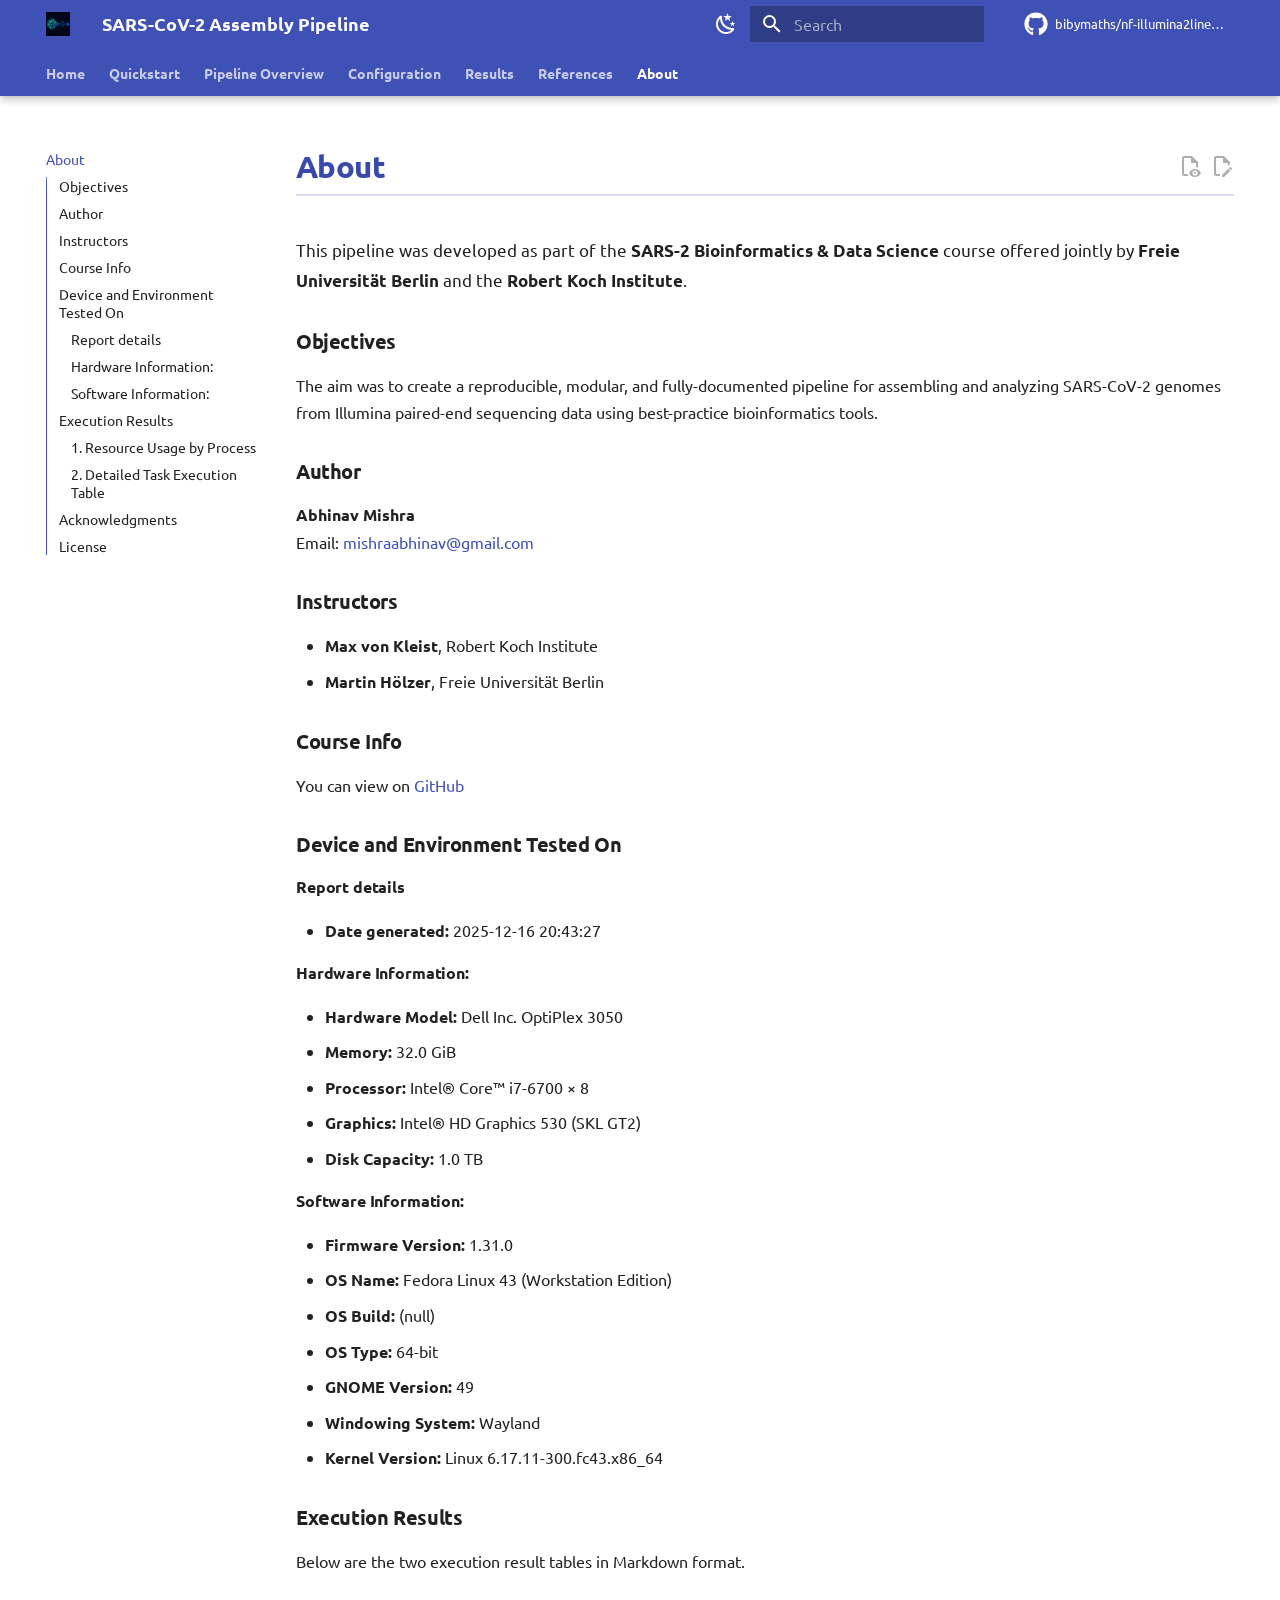
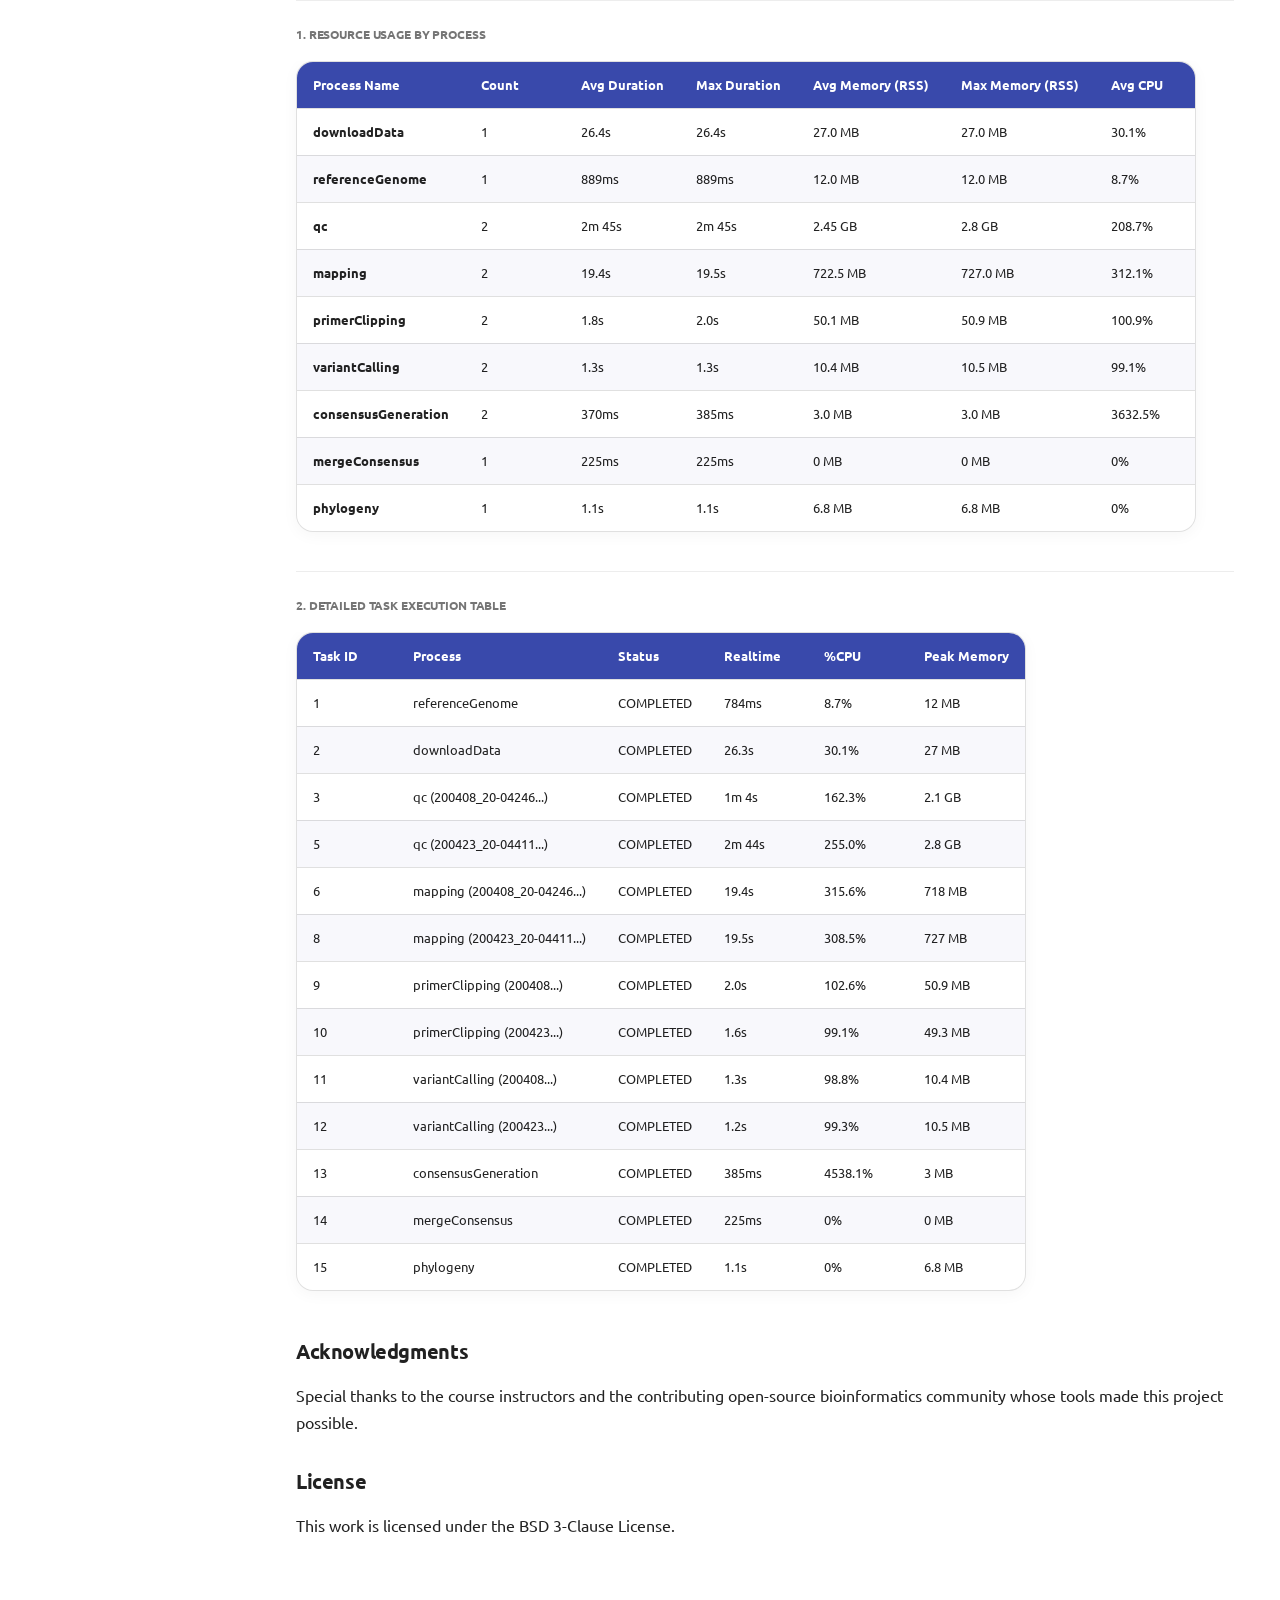
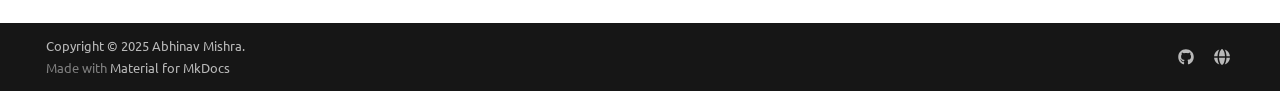
<file: about.html>
<!doctype html>
<html lang="en" class="no-js">
  <head>
    
      <meta charset="utf-8">
      <meta name="viewport" content="width=device-width,initial-scale=1">
      
        <meta name="description" content="Documentation for the SARS-CoV-2 genome assembly and analysis pipeline using Nextflow">
      
      
        <meta name="author" content="Abhinav Mishra">
      
      
        <link rel="canonical" href="https://bibymaths.github.io/nf-illumina2lineage/about.html">
      
      
        <link rel="prev" href="references.html">
      
      
      
        
      
      
      <link rel="icon" href="assets/favicon.png">
      <meta name="generator" content="mkdocs-1.6.1, mkdocs-material-9.7.6">
    
    
      
        <title>About - SARS-CoV-2 Assembly Pipeline</title>
      
    
    
      <link rel="stylesheet" href="assets/stylesheets/main.484c7ddc.min.css">
      
        
        <link rel="stylesheet" href="assets/stylesheets/palette.ab4e12ef.min.css">
      
      


    
    
      
    
    
      
        
        
        <link rel="preconnect" href="https://fonts.gstatic.com" crossorigin>
        <link rel="stylesheet" href="https://fonts.googleapis.com/css?family=Ubuntu:300,300i,400,400i,700,700i%7CFira+Code:400,400i,700,700i&display=fallback">
        <style>:root{--md-text-font:"Ubuntu";--md-code-font:"Fira Code"}</style>
      
    
    
      <link rel="stylesheet" href="assets/stylesheets/extra.css">
    
    <script>__md_scope=new URL(".",location),__md_hash=e=>[...e].reduce(((e,_)=>(e<<5)-e+_.charCodeAt(0)),0),__md_get=(e,_=localStorage,t=__md_scope)=>JSON.parse(_.getItem(t.pathname+"."+e)),__md_set=(e,_,t=localStorage,a=__md_scope)=>{try{t.setItem(a.pathname+"."+e,JSON.stringify(_))}catch(e){}}</script>
    
      

    
    
  </head>
  
  
    
    
      
    
    
    
    
    <body dir="ltr" data-md-color-scheme="default" data-md-color-primary="indigo" data-md-color-accent="cyan">
  
    
    <input class="md-toggle" data-md-toggle="drawer" type="checkbox" id="__drawer" autocomplete="off">
    <input class="md-toggle" data-md-toggle="search" type="checkbox" id="__search" autocomplete="off">
    <label class="md-overlay" for="__drawer"></label>
    <div data-md-component="skip">
      
        
        <a href="#objectives" class="md-skip">
          Skip to content
        </a>
      
    </div>
    <div data-md-component="announce">
      
    </div>
    
    
      

  

<header class="md-header md-header--shadow md-header--lifted" data-md-component="header">
  <nav class="md-header__inner md-grid" aria-label="Header">
    <a href="index.html" title="SARS-CoV-2 Assembly Pipeline" class="md-header__button md-logo" aria-label="SARS-CoV-2 Assembly Pipeline" data-md-component="logo">
      
  <img src="assets/logo.png" alt="logo">

    </a>
    <label class="md-header__button md-icon" for="__drawer">
      
      <svg xmlns="http://www.w3.org/2000/svg" viewBox="0 0 24 24"><path d="M3 6h18v2H3zm0 5h18v2H3zm0 5h18v2H3z"/></svg>
    </label>
    <div class="md-header__title" data-md-component="header-title">
      <div class="md-header__ellipsis">
        <div class="md-header__topic">
          <span class="md-ellipsis">
            SARS-CoV-2 Assembly Pipeline
          </span>
        </div>
        <div class="md-header__topic" data-md-component="header-topic">
          <span class="md-ellipsis">
            
              About
            
          </span>
        </div>
      </div>
    </div>
    
      
        <form class="md-header__option" data-md-component="palette">
  
    
    
    
    <input class="md-option" data-md-color-media="" data-md-color-scheme="default" data-md-color-primary="indigo" data-md-color-accent="cyan"  aria-label="Switch to dark mode"  type="radio" name="__palette" id="__palette_0">
    
      <label class="md-header__button md-icon" title="Switch to dark mode" for="__palette_1" hidden>
        <svg xmlns="http://www.w3.org/2000/svg" viewBox="0 0 24 24"><path d="m17.75 4.09-2.53 1.94.91 3.06-2.63-1.81-2.63 1.81.91-3.06-2.53-1.94L12.44 4l1.06-3 1.06 3zm3.5 6.91-1.64 1.25.59 1.98-1.7-1.17-1.7 1.17.59-1.98L15.75 11l2.06-.05L18.5 9l.69 1.95zm-2.28 4.95c.83-.08 1.72 1.1 1.19 1.85-.32.45-.66.87-1.08 1.27C15.17 23 8.84 23 4.94 19.07c-3.91-3.9-3.91-10.24 0-14.14.4-.4.82-.76 1.27-1.08.75-.53 1.93.36 1.85 1.19-.27 2.86.69 5.83 2.89 8.02a9.96 9.96 0 0 0 8.02 2.89m-1.64 2.02a12.08 12.08 0 0 1-7.8-3.47c-2.17-2.19-3.33-5-3.49-7.82-2.81 3.14-2.7 7.96.31 10.98 3.02 3.01 7.84 3.12 10.98.31"/></svg>
      </label>
    
  
    
    
    
    <input class="md-option" data-md-color-media="" data-md-color-scheme="slate" data-md-color-primary="indigo" data-md-color-accent="cyan"  aria-label="Switch to light mode"  type="radio" name="__palette" id="__palette_1">
    
      <label class="md-header__button md-icon" title="Switch to light mode" for="__palette_0" hidden>
        <svg xmlns="http://www.w3.org/2000/svg" viewBox="0 0 24 24"><path d="M12 7a5 5 0 0 1 5 5 5 5 0 0 1-5 5 5 5 0 0 1-5-5 5 5 0 0 1 5-5m0 2a3 3 0 0 0-3 3 3 3 0 0 0 3 3 3 3 0 0 0 3-3 3 3 0 0 0-3-3m0-7 2.39 3.42C13.65 5.15 12.84 5 12 5s-1.65.15-2.39.42zM3.34 7l4.16-.35A7.2 7.2 0 0 0 5.94 8.5c-.44.74-.69 1.5-.83 2.29zm.02 10 1.76-3.77a7.131 7.131 0 0 0 2.38 4.14zM20.65 7l-1.77 3.79a7.02 7.02 0 0 0-2.38-4.15zm-.01 10-4.14.36c.59-.51 1.12-1.14 1.54-1.86.42-.73.69-1.5.83-2.29zM12 22l-2.41-3.44c.74.27 1.55.44 2.41.44.82 0 1.63-.17 2.37-.44z"/></svg>
      </label>
    
  
</form>
      
    
    
      <script>var palette=__md_get("__palette");if(palette&&palette.color){if("(prefers-color-scheme)"===palette.color.media){var media=matchMedia("(prefers-color-scheme: light)"),input=document.querySelector(media.matches?"[data-md-color-media='(prefers-color-scheme: light)']":"[data-md-color-media='(prefers-color-scheme: dark)']");palette.color.media=input.getAttribute("data-md-color-media"),palette.color.scheme=input.getAttribute("data-md-color-scheme"),palette.color.primary=input.getAttribute("data-md-color-primary"),palette.color.accent=input.getAttribute("data-md-color-accent")}for(var[key,value]of Object.entries(palette.color))document.body.setAttribute("data-md-color-"+key,value)}</script>
    
    
    
      
      
        <label class="md-header__button md-icon" for="__search">
          
          <svg xmlns="http://www.w3.org/2000/svg" viewBox="0 0 24 24"><path d="M9.5 3A6.5 6.5 0 0 1 16 9.5c0 1.61-.59 3.09-1.56 4.23l.27.27h.79l5 5-1.5 1.5-5-5v-.79l-.27-.27A6.52 6.52 0 0 1 9.5 16 6.5 6.5 0 0 1 3 9.5 6.5 6.5 0 0 1 9.5 3m0 2C7 5 5 7 5 9.5S7 14 9.5 14 14 12 14 9.5 12 5 9.5 5"/></svg>
        </label>
        <div class="md-search" data-md-component="search" role="dialog">
  <label class="md-search__overlay" for="__search"></label>
  <div class="md-search__inner" role="search">
    <form class="md-search__form" name="search">
      <input type="text" class="md-search__input" name="query" aria-label="Search" placeholder="Search" autocapitalize="off" autocorrect="off" autocomplete="off" spellcheck="false" data-md-component="search-query" required>
      <label class="md-search__icon md-icon" for="__search">
        
        <svg xmlns="http://www.w3.org/2000/svg" viewBox="0 0 24 24"><path d="M9.5 3A6.5 6.5 0 0 1 16 9.5c0 1.61-.59 3.09-1.56 4.23l.27.27h.79l5 5-1.5 1.5-5-5v-.79l-.27-.27A6.52 6.52 0 0 1 9.5 16 6.5 6.5 0 0 1 3 9.5 6.5 6.5 0 0 1 9.5 3m0 2C7 5 5 7 5 9.5S7 14 9.5 14 14 12 14 9.5 12 5 9.5 5"/></svg>
        
        <svg xmlns="http://www.w3.org/2000/svg" viewBox="0 0 24 24"><path d="M20 11v2H8l5.5 5.5-1.42 1.42L4.16 12l7.92-7.92L13.5 5.5 8 11z"/></svg>
      </label>
      <nav class="md-search__options" aria-label="Search">
        
          <a href="javascript:void(0)" class="md-search__icon md-icon" title="Share" aria-label="Share" data-clipboard data-clipboard-text="" data-md-component="search-share" tabindex="-1">
            
            <svg xmlns="http://www.w3.org/2000/svg" viewBox="0 0 24 24"><path d="M18 16.08c-.76 0-1.44.3-1.96.77L8.91 12.7c.05-.23.09-.46.09-.7s-.04-.47-.09-.7l7.05-4.11c.54.5 1.25.81 2.04.81a3 3 0 0 0 3-3 3 3 0 0 0-3-3 3 3 0 0 0-3 3c0 .24.04.47.09.7L8.04 9.81C7.5 9.31 6.79 9 6 9a3 3 0 0 0-3 3 3 3 0 0 0 3 3c.79 0 1.5-.31 2.04-.81l7.12 4.15c-.05.21-.08.43-.08.66 0 1.61 1.31 2.91 2.92 2.91s2.92-1.3 2.92-2.91A2.92 2.92 0 0 0 18 16.08"/></svg>
          </a>
        
        <button type="reset" class="md-search__icon md-icon" title="Clear" aria-label="Clear" tabindex="-1">
          
          <svg xmlns="http://www.w3.org/2000/svg" viewBox="0 0 24 24"><path d="M19 6.41 17.59 5 12 10.59 6.41 5 5 6.41 10.59 12 5 17.59 6.41 19 12 13.41 17.59 19 19 17.59 13.41 12z"/></svg>
        </button>
      </nav>
      
        <div class="md-search__suggest" data-md-component="search-suggest"></div>
      
    </form>
    <div class="md-search__output">
      <div class="md-search__scrollwrap" tabindex="0" data-md-scrollfix>
        <div class="md-search-result" data-md-component="search-result">
          <div class="md-search-result__meta">
            Initializing search
          </div>
          <ol class="md-search-result__list" role="presentation"></ol>
        </div>
      </div>
    </div>
  </div>
</div>
      
    
    
      <div class="md-header__source">
        <a href="https://github.com/bibymaths/nf-illumina2lineage" title="Go to repository" class="md-source" data-md-component="source">
  <div class="md-source__icon md-icon">
    
    <svg xmlns="http://www.w3.org/2000/svg" viewBox="0 0 512 512"><!--! Font Awesome Free 7.1.0 by @fontawesome - https://fontawesome.com License - https://fontawesome.com/license/free (Icons: CC BY 4.0, Fonts: SIL OFL 1.1, Code: MIT License) Copyright 2025 Fonticons, Inc.--><path d="M173.9 397.4c0 2-2.3 3.6-5.2 3.6-3.3.3-5.6-1.3-5.6-3.6 0-2 2.3-3.6 5.2-3.6 3-.3 5.6 1.3 5.6 3.6m-31.1-4.5c-.7 2 1.3 4.3 4.3 4.9 2.6 1 5.6 0 6.2-2s-1.3-4.3-4.3-5.2c-2.6-.7-5.5.3-6.2 2.3m44.2-1.7c-2.9.7-4.9 2.6-4.6 4.9.3 2 2.9 3.3 5.9 2.6 2.9-.7 4.9-2.6 4.6-4.6-.3-1.9-3-3.2-5.9-2.9M252.8 8C114.1 8 8 113.3 8 252c0 110.9 69.8 205.8 169.5 239.2 12.8 2.3 17.3-5.6 17.3-12.1 0-6.2-.3-40.4-.3-61.4 0 0-70 15-84.7-29.8 0 0-11.4-29.1-27.8-36.6 0 0-22.9-15.7 1.6-15.4 0 0 24.9 2 38.6 25.8 21.9 38.6 58.6 27.5 72.9 20.9 2.3-16 8.8-27.1 16-33.7-55.9-6.2-112.3-14.3-112.3-110.5 0-27.5 7.6-41.3 23.6-58.9-2.6-6.5-11.1-33.3 2.6-67.9 20.9-6.5 69 27 69 27 20-5.6 41.5-8.5 62.8-8.5s42.8 2.9 62.8 8.5c0 0 48.1-33.6 69-27 13.7 34.7 5.2 61.4 2.6 67.9 16 17.7 25.8 31.5 25.8 58.9 0 96.5-58.9 104.2-114.8 110.5 9.2 7.9 17 22.9 17 46.4 0 33.7-.3 75.4-.3 83.6 0 6.5 4.6 14.4 17.3 12.1C436.2 457.8 504 362.9 504 252 504 113.3 391.5 8 252.8 8M105.2 352.9c-1.3 1-1 3.3.7 5.2 1.6 1.6 3.9 2.3 5.2 1 1.3-1 1-3.3-.7-5.2-1.6-1.6-3.9-2.3-5.2-1m-10.8-8.1c-.7 1.3.3 2.9 2.3 3.9 1.6 1 3.6.7 4.3-.7.7-1.3-.3-2.9-2.3-3.9-2-.6-3.6-.3-4.3.7m32.4 35.6c-1.6 1.3-1 4.3 1.3 6.2 2.3 2.3 5.2 2.6 6.5 1 1.3-1.3.7-4.3-1.3-6.2-2.2-2.3-5.2-2.6-6.5-1m-11.4-14.7c-1.6 1-1.6 3.6 0 5.9s4.3 3.3 5.6 2.3c1.6-1.3 1.6-3.9 0-6.2-1.4-2.3-4-3.3-5.6-2"/></svg>
  </div>
  <div class="md-source__repository">
    bibymaths/nf-illumina2lineage
  </div>
</a>
      </div>
    
  </nav>
  
    
      
<nav class="md-tabs" aria-label="Tabs" data-md-component="tabs">
  <div class="md-grid">
    <ul class="md-tabs__list">
      
        
  
  
  
  
    <li class="md-tabs__item">
      <a href="index.html" class="md-tabs__link">
        
  
  
    
  
  Home

      </a>
    </li>
  

      
        
  
  
  
  
    <li class="md-tabs__item">
      <a href="quickstart.html" class="md-tabs__link">
        
  
  
    
  
  Quickstart

      </a>
    </li>
  

      
        
  
  
  
  
    
    
      <li class="md-tabs__item">
        <a href="workflow.html" class="md-tabs__link">
          
  
  
    
  
  Pipeline Overview

        </a>
      </li>
    
  

      
        
  
  
  
  
    
    
      <li class="md-tabs__item">
        <a href="parameters.html" class="md-tabs__link">
          
  
  
    
  
  Configuration

        </a>
      </li>
    
  

      
        
  
  
  
  
    
    
      <li class="md-tabs__item">
        <a href="outputs.html" class="md-tabs__link">
          
  
  
    
  
  Results

        </a>
      </li>
    
  

      
        
  
  
  
  
    <li class="md-tabs__item">
      <a href="references.html" class="md-tabs__link">
        
  
  
    
  
  References

      </a>
    </li>
  

      
        
  
  
  
    
  
  
    <li class="md-tabs__item md-tabs__item--active">
      <a href="about.html" class="md-tabs__link">
        
  
  
    
  
  About

      </a>
    </li>
  

      
    </ul>
  </div>
</nav>
    
  
</header>
    
    <div class="md-container" data-md-component="container">
      
      
        
      
      <main class="md-main" data-md-component="main">
        <div class="md-main__inner md-grid">
          
            
              
              <div class="md-sidebar md-sidebar--primary" data-md-component="sidebar" data-md-type="navigation" >
                <div class="md-sidebar__scrollwrap">
                  <div class="md-sidebar__inner">
                    


  


  

<nav class="md-nav md-nav--primary md-nav--lifted md-nav--integrated" aria-label="Navigation" data-md-level="0">
  <label class="md-nav__title" for="__drawer">
    <a href="index.html" title="SARS-CoV-2 Assembly Pipeline" class="md-nav__button md-logo" aria-label="SARS-CoV-2 Assembly Pipeline" data-md-component="logo">
      
  <img src="assets/logo.png" alt="logo">

    </a>
    SARS-CoV-2 Assembly Pipeline
  </label>
  
    <div class="md-nav__source">
      <a href="https://github.com/bibymaths/nf-illumina2lineage" title="Go to repository" class="md-source" data-md-component="source">
  <div class="md-source__icon md-icon">
    
    <svg xmlns="http://www.w3.org/2000/svg" viewBox="0 0 512 512"><!--! Font Awesome Free 7.1.0 by @fontawesome - https://fontawesome.com License - https://fontawesome.com/license/free (Icons: CC BY 4.0, Fonts: SIL OFL 1.1, Code: MIT License) Copyright 2025 Fonticons, Inc.--><path d="M173.9 397.4c0 2-2.3 3.6-5.2 3.6-3.3.3-5.6-1.3-5.6-3.6 0-2 2.3-3.6 5.2-3.6 3-.3 5.6 1.3 5.6 3.6m-31.1-4.5c-.7 2 1.3 4.3 4.3 4.9 2.6 1 5.6 0 6.2-2s-1.3-4.3-4.3-5.2c-2.6-.7-5.5.3-6.2 2.3m44.2-1.7c-2.9.7-4.9 2.6-4.6 4.9.3 2 2.9 3.3 5.9 2.6 2.9-.7 4.9-2.6 4.6-4.6-.3-1.9-3-3.2-5.9-2.9M252.8 8C114.1 8 8 113.3 8 252c0 110.9 69.8 205.8 169.5 239.2 12.8 2.3 17.3-5.6 17.3-12.1 0-6.2-.3-40.4-.3-61.4 0 0-70 15-84.7-29.8 0 0-11.4-29.1-27.8-36.6 0 0-22.9-15.7 1.6-15.4 0 0 24.9 2 38.6 25.8 21.9 38.6 58.6 27.5 72.9 20.9 2.3-16 8.8-27.1 16-33.7-55.9-6.2-112.3-14.3-112.3-110.5 0-27.5 7.6-41.3 23.6-58.9-2.6-6.5-11.1-33.3 2.6-67.9 20.9-6.5 69 27 69 27 20-5.6 41.5-8.5 62.8-8.5s42.8 2.9 62.8 8.5c0 0 48.1-33.6 69-27 13.7 34.7 5.2 61.4 2.6 67.9 16 17.7 25.8 31.5 25.8 58.9 0 96.5-58.9 104.2-114.8 110.5 9.2 7.9 17 22.9 17 46.4 0 33.7-.3 75.4-.3 83.6 0 6.5 4.6 14.4 17.3 12.1C436.2 457.8 504 362.9 504 252 504 113.3 391.5 8 252.8 8M105.2 352.9c-1.3 1-1 3.3.7 5.2 1.6 1.6 3.9 2.3 5.2 1 1.3-1 1-3.3-.7-5.2-1.6-1.6-3.9-2.3-5.2-1m-10.8-8.1c-.7 1.3.3 2.9 2.3 3.9 1.6 1 3.6.7 4.3-.7.7-1.3-.3-2.9-2.3-3.9-2-.6-3.6-.3-4.3.7m32.4 35.6c-1.6 1.3-1 4.3 1.3 6.2 2.3 2.3 5.2 2.6 6.5 1 1.3-1.3.7-4.3-1.3-6.2-2.2-2.3-5.2-2.6-6.5-1m-11.4-14.7c-1.6 1-1.6 3.6 0 5.9s4.3 3.3 5.6 2.3c1.6-1.3 1.6-3.9 0-6.2-1.4-2.3-4-3.3-5.6-2"/></svg>
  </div>
  <div class="md-source__repository">
    bibymaths/nf-illumina2lineage
  </div>
</a>
    </div>
  
  <ul class="md-nav__list" data-md-scrollfix>
    
      
      
  
  
  
  
    <li class="md-nav__item">
      <a href="index.html" class="md-nav__link">
        
  
  
  <span class="md-ellipsis">
    
  
    Home
  

    
  </span>
  
  

      </a>
    </li>
  

    
      
      
  
  
  
  
    <li class="md-nav__item">
      <a href="quickstart.html" class="md-nav__link">
        
  
  
  <span class="md-ellipsis">
    
  
    Quickstart
  

    
  </span>
  
  

      </a>
    </li>
  

    
      
      
  
  
  
  
    
    
      
        
      
        
      
    
    
    
      
      
        
      
    
    
    <li class="md-nav__item md-nav__item--nested">
      
        
        
          
        
        <input class="md-nav__toggle md-toggle md-toggle--indeterminate" type="checkbox" id="__nav_3" >
        
          
          <label class="md-nav__link" for="__nav_3" id="__nav_3_label" tabindex="0">
            
  
  
  <span class="md-ellipsis">
    
  
    Pipeline Overview
  

    
  </span>
  
  

            <span class="md-nav__icon md-icon"></span>
          </label>
        
        <nav class="md-nav" data-md-level="1" aria-labelledby="__nav_3_label" aria-expanded="false">
          <label class="md-nav__title" for="__nav_3">
            <span class="md-nav__icon md-icon"></span>
            
  
    Pipeline Overview
  

          </label>
          <ul class="md-nav__list" data-md-scrollfix>
            
              
                
  
  
  
  
    <li class="md-nav__item">
      <a href="workflow.html" class="md-nav__link">
        
  
  
  <span class="md-ellipsis">
    
  
    Workflow Diagram
  

    
  </span>
  
  

      </a>
    </li>
  

              
            
              
                
  
  
  
  
    <li class="md-nav__item">
      <a href="processes.html" class="md-nav__link">
        
  
  
  <span class="md-ellipsis">
    
  
    Process Details
  

    
  </span>
  
  

      </a>
    </li>
  

              
            
          </ul>
        </nav>
      
    </li>
  

    
      
      
  
  
  
  
    
    
      
        
      
    
    
    
      
      
        
      
    
    
    <li class="md-nav__item md-nav__item--nested">
      
        
        
          
        
        <input class="md-nav__toggle md-toggle md-toggle--indeterminate" type="checkbox" id="__nav_4" >
        
          
          <label class="md-nav__link" for="__nav_4" id="__nav_4_label" tabindex="0">
            
  
  
  <span class="md-ellipsis">
    
  
    Configuration
  

    
  </span>
  
  

            <span class="md-nav__icon md-icon"></span>
          </label>
        
        <nav class="md-nav" data-md-level="1" aria-labelledby="__nav_4_label" aria-expanded="false">
          <label class="md-nav__title" for="__nav_4">
            <span class="md-nav__icon md-icon"></span>
            
  
    Configuration
  

          </label>
          <ul class="md-nav__list" data-md-scrollfix>
            
              
                
  
  
  
  
    <li class="md-nav__item">
      <a href="parameters.html" class="md-nav__link">
        
  
  
  <span class="md-ellipsis">
    
  
    Parameters
  

    
  </span>
  
  

      </a>
    </li>
  

              
            
          </ul>
        </nav>
      
    </li>
  

    
      
      
  
  
  
  
    
    
      
        
      
        
      
    
    
    
      
      
        
      
    
    
    <li class="md-nav__item md-nav__item--nested">
      
        
        
          
        
        <input class="md-nav__toggle md-toggle md-toggle--indeterminate" type="checkbox" id="__nav_5" >
        
          
          <label class="md-nav__link" for="__nav_5" id="__nav_5_label" tabindex="0">
            
  
  
  <span class="md-ellipsis">
    
  
    Results
  

    
  </span>
  
  

            <span class="md-nav__icon md-icon"></span>
          </label>
        
        <nav class="md-nav" data-md-level="1" aria-labelledby="__nav_5_label" aria-expanded="false">
          <label class="md-nav__title" for="__nav_5">
            <span class="md-nav__icon md-icon"></span>
            
  
    Results
  

          </label>
          <ul class="md-nav__list" data-md-scrollfix>
            
              
                
  
  
  
  
    <li class="md-nav__item">
      <a href="outputs.html" class="md-nav__link">
        
  
  
  <span class="md-ellipsis">
    
  
    Output Structure
  

    
  </span>
  
  

      </a>
    </li>
  

              
            
              
                
  
  
  
  
    <li class="md-nav__item">
      <a href="lineage_qc.html" class="md-nav__link">
        
  
  
  <span class="md-ellipsis">
    
  
    Lineage & QC
  

    
  </span>
  
  

      </a>
    </li>
  

              
            
          </ul>
        </nav>
      
    </li>
  

    
      
      
  
  
  
  
    <li class="md-nav__item">
      <a href="references.html" class="md-nav__link">
        
  
  
  <span class="md-ellipsis">
    
  
    References
  

    
  </span>
  
  

      </a>
    </li>
  

    
      
      
  
  
    
  
  
  
    <li class="md-nav__item md-nav__item--active">
      
      <input class="md-nav__toggle md-toggle" type="checkbox" id="__toc">
      
      
      
        <label class="md-nav__link md-nav__link--active" for="__toc">
          
  
  
  <span class="md-ellipsis">
    
  
    About
  

    
  </span>
  
  

          <span class="md-nav__icon md-icon"></span>
        </label>
      
      <a href="about.html" class="md-nav__link md-nav__link--active">
        
  
  
  <span class="md-ellipsis">
    
  
    About
  

    
  </span>
  
  

      </a>
      
        

  

<nav class="md-nav md-nav--secondary" aria-label="On this page">
  
  
  
  
    <label class="md-nav__title" for="__toc">
      <span class="md-nav__icon md-icon"></span>
      On this page
    </label>
    <ul class="md-nav__list" data-md-component="toc" data-md-scrollfix>
      
        <li class="md-nav__item">
  <a href="#objectives" class="md-nav__link">
    <span class="md-ellipsis">
      
        Objectives
      
    </span>
  </a>
  
</li>
      
        <li class="md-nav__item">
  <a href="#author" class="md-nav__link">
    <span class="md-ellipsis">
      
        Author
      
    </span>
  </a>
  
</li>
      
        <li class="md-nav__item">
  <a href="#instructors" class="md-nav__link">
    <span class="md-ellipsis">
      
        Instructors
      
    </span>
  </a>
  
</li>
      
        <li class="md-nav__item">
  <a href="#course-info" class="md-nav__link">
    <span class="md-ellipsis">
      
        Course Info
      
    </span>
  </a>
  
</li>
      
        <li class="md-nav__item">
  <a href="#device-and-environment-tested-on" class="md-nav__link">
    <span class="md-ellipsis">
      
        Device and Environment Tested On
      
    </span>
  </a>
  
    <nav class="md-nav" aria-label="Device and Environment Tested On">
      <ul class="md-nav__list">
        
          <li class="md-nav__item">
  <a href="#report-details" class="md-nav__link">
    <span class="md-ellipsis">
      
        Report details
      
    </span>
  </a>
  
</li>
        
          <li class="md-nav__item">
  <a href="#hardware-information" class="md-nav__link">
    <span class="md-ellipsis">
      
        Hardware Information:
      
    </span>
  </a>
  
</li>
        
          <li class="md-nav__item">
  <a href="#software-information" class="md-nav__link">
    <span class="md-ellipsis">
      
        Software Information:
      
    </span>
  </a>
  
</li>
        
      </ul>
    </nav>
  
</li>
      
        <li class="md-nav__item">
  <a href="#execution-results" class="md-nav__link">
    <span class="md-ellipsis">
      
        Execution Results
      
    </span>
  </a>
  
    <nav class="md-nav" aria-label="Execution Results">
      <ul class="md-nav__list">
        
          <li class="md-nav__item">
  <a href="#1-resource-usage-by-process" class="md-nav__link">
    <span class="md-ellipsis">
      
        1. Resource Usage by Process
      
    </span>
  </a>
  
</li>
        
          <li class="md-nav__item">
  <a href="#2-detailed-task-execution-table" class="md-nav__link">
    <span class="md-ellipsis">
      
        2. Detailed Task Execution Table
      
    </span>
  </a>
  
</li>
        
      </ul>
    </nav>
  
</li>
      
        <li class="md-nav__item">
  <a href="#acknowledgments" class="md-nav__link">
    <span class="md-ellipsis">
      
        Acknowledgments
      
    </span>
  </a>
  
</li>
      
        <li class="md-nav__item">
  <a href="#license" class="md-nav__link">
    <span class="md-ellipsis">
      
        License
      
    </span>
  </a>
  
</li>
      
    </ul>
  
</nav>
      
    </li>
  

    
  </ul>
</nav>
                  </div>
                </div>
              </div>
            
            
          
          
            <div class="md-content" data-md-component="content">
              
              <article class="md-content__inner md-typeset">
                
                  


  
    <a href="https://github.com/bibymaths/nf-illumina2lineage/edit/main/docs/about.md" title="Edit this page" class="md-content__button md-icon" rel="edit">
      
      <svg xmlns="http://www.w3.org/2000/svg" viewBox="0 0 24 24"><path d="M10 20H6V4h7v5h5v3.1l2-2V8l-6-6H6c-1.1 0-2 .9-2 2v16c0 1.1.9 2 2 2h4zm10.2-7c.1 0 .3.1.4.2l1.3 1.3c.2.2.2.6 0 .8l-1 1-2.1-2.1 1-1c.1-.1.2-.2.4-.2m0 3.9L14.1 23H12v-2.1l6.1-6.1z"/></svg>
    </a>
  
  
    
      
    
    <a href="https://github.com/bibymaths/nf-illumina2lineage/raw/main/docs/about.md" title="View source of this page" class="md-content__button md-icon">
      
      <svg xmlns="http://www.w3.org/2000/svg" viewBox="0 0 24 24"><path d="M17 18c.56 0 1 .44 1 1s-.44 1-1 1-1-.44-1-1 .44-1 1-1m0-3c-2.73 0-5.06 1.66-6 4 .94 2.34 3.27 4 6 4s5.06-1.66 6-4c-.94-2.34-3.27-4-6-4m0 6.5a2.5 2.5 0 0 1-2.5-2.5 2.5 2.5 0 0 1 2.5-2.5 2.5 2.5 0 0 1 2.5 2.5 2.5 2.5 0 0 1-2.5 2.5M9.27 20H6V4h7v5h5v4.07c.7.08 1.36.25 2 .49V8l-6-6H6a2 2 0 0 0-2 2v16a2 2 0 0 0 2 2h4.5a8.2 8.2 0 0 1-1.23-2"/></svg>
    </a>
  


  <h1>About</h1>

<p>This pipeline was developed as part of the <strong>SARS-2 Bioinformatics &amp; Data Science</strong> course offered jointly by <strong>Freie
Universität Berlin</strong> and the <strong>Robert Koch Institute</strong>.</p>
<h3 id="objectives">Objectives<a class="headerlink" href="#objectives" title="Permanent link">&para;</a></h3>
<p>The aim was to create a reproducible, modular, and fully-documented pipeline for assembling and analyzing SARS-CoV-2
genomes from Illumina paired-end sequencing data using best-practice bioinformatics tools.</p>
<h3 id="author">Author<a class="headerlink" href="#author" title="Permanent link">&para;</a></h3>
<p><strong>Abhinav Mishra</strong><br />
Email: <a href="mailto:mishraabhinav@gmail.com">mishraabhinav@gmail.com</a></p>
<h3 id="instructors">Instructors<a class="headerlink" href="#instructors" title="Permanent link">&para;</a></h3>
<ul>
<li><strong>Max von Kleist</strong>, Robert Koch Institute</li>
<li><strong>Martin Hölzer</strong>, Freie Universität Berlin</li>
</ul>
<h3 id="course-info">Course Info<a class="headerlink" href="#course-info" title="Permanent link">&para;</a></h3>
<p>You can view on <a href="https://github.com/rki-mf1/2023-SC2-Data-Science">GitHub</a></p>
<h3 id="device-and-environment-tested-on">Device and Environment Tested On<a class="headerlink" href="#device-and-environment-tested-on" title="Permanent link">&para;</a></h3>
<h4 id="report-details">Report details<a class="headerlink" href="#report-details" title="Permanent link">&para;</a></h4>
<ul>
<li><strong>Date generated:</strong>                              2025-12-16 20:43:27</li>
</ul>
<h4 id="hardware-information">Hardware Information:<a class="headerlink" href="#hardware-information" title="Permanent link">&para;</a></h4>
<ul>
<li><strong>Hardware Model:</strong>                              Dell Inc. OptiPlex 3050</li>
<li><strong>Memory:</strong>                                      32.0 GiB</li>
<li><strong>Processor:</strong>                                   Intel® Core™ i7-6700 × 8</li>
<li><strong>Graphics:</strong>                                    Intel® HD Graphics 530 (SKL GT2)</li>
<li><strong>Disk Capacity:</strong>                               1.0 TB</li>
</ul>
<h4 id="software-information">Software Information:<a class="headerlink" href="#software-information" title="Permanent link">&para;</a></h4>
<ul>
<li><strong>Firmware Version:</strong>                            1.31.0</li>
<li><strong>OS Name:</strong>                                     Fedora Linux 43 (Workstation Edition)</li>
<li><strong>OS Build:</strong>                                    (null)</li>
<li><strong>OS Type:</strong>                                     64-bit</li>
<li><strong>GNOME Version:</strong>                               49</li>
<li><strong>Windowing System:</strong>                            Wayland</li>
<li><strong>Kernel Version:</strong>                              Linux 6.17.11-300.fc43.x86_64</li>
</ul>
<h3 id="execution-results">Execution Results<a class="headerlink" href="#execution-results" title="Permanent link">&para;</a></h3>
<p>Below are the two execution result tables in Markdown format.</p>
<hr />
<h5 id="1-resource-usage-by-process">1. Resource Usage by Process<a class="headerlink" href="#1-resource-usage-by-process" title="Permanent link">&para;</a></h5>
<table>
<thead>
<tr>
<th>Process Name</th>
<th>Count</th>
<th>Avg Duration</th>
<th>Max Duration</th>
<th>Avg Memory (RSS)</th>
<th>Max Memory (RSS)</th>
<th>Avg CPU</th>
</tr>
</thead>
<tbody>
<tr>
<td><strong>downloadData</strong></td>
<td>1</td>
<td>26.4s</td>
<td>26.4s</td>
<td>27.0 MB</td>
<td>27.0 MB</td>
<td>30.1%</td>
</tr>
<tr>
<td><strong>referenceGenome</strong></td>
<td>1</td>
<td>889ms</td>
<td>889ms</td>
<td>12.0 MB</td>
<td>12.0 MB</td>
<td>8.7%</td>
</tr>
<tr>
<td><strong>qc</strong></td>
<td>2</td>
<td>2m 45s</td>
<td>2m 45s</td>
<td>2.45 GB</td>
<td>2.8 GB</td>
<td>208.7%</td>
</tr>
<tr>
<td><strong>mapping</strong></td>
<td>2</td>
<td>19.4s</td>
<td>19.5s</td>
<td>722.5 MB</td>
<td>727.0 MB</td>
<td>312.1%</td>
</tr>
<tr>
<td><strong>primerClipping</strong></td>
<td>2</td>
<td>1.8s</td>
<td>2.0s</td>
<td>50.1 MB</td>
<td>50.9 MB</td>
<td>100.9%</td>
</tr>
<tr>
<td><strong>variantCalling</strong></td>
<td>2</td>
<td>1.3s</td>
<td>1.3s</td>
<td>10.4 MB</td>
<td>10.5 MB</td>
<td>99.1%</td>
</tr>
<tr>
<td><strong>consensusGeneration</strong></td>
<td>2</td>
<td>370ms</td>
<td>385ms</td>
<td>3.0 MB</td>
<td>3.0 MB</td>
<td>3632.5%</td>
</tr>
<tr>
<td><strong>mergeConsensus</strong></td>
<td>1</td>
<td>225ms</td>
<td>225ms</td>
<td>0 MB</td>
<td>0 MB</td>
<td>0%</td>
</tr>
<tr>
<td><strong>phylogeny</strong></td>
<td>1</td>
<td>1.1s</td>
<td>1.1s</td>
<td>6.8 MB</td>
<td>6.8 MB</td>
<td>0%</td>
</tr>
</tbody>
</table>
<hr />
<h5 id="2-detailed-task-execution-table">2. Detailed Task Execution Table<a class="headerlink" href="#2-detailed-task-execution-table" title="Permanent link">&para;</a></h5>
<table>
<thead>
<tr>
<th>Task ID</th>
<th>Process</th>
<th>Status</th>
<th>Realtime</th>
<th>%CPU</th>
<th>Peak Memory</th>
</tr>
</thead>
<tbody>
<tr>
<td>1</td>
<td>referenceGenome</td>
<td>COMPLETED</td>
<td>784ms</td>
<td>8.7%</td>
<td>12 MB</td>
</tr>
<tr>
<td>2</td>
<td>downloadData</td>
<td>COMPLETED</td>
<td>26.3s</td>
<td>30.1%</td>
<td>27 MB</td>
</tr>
<tr>
<td>3</td>
<td>qc (200408_20-04246...)</td>
<td>COMPLETED</td>
<td>1m 4s</td>
<td>162.3%</td>
<td>2.1 GB</td>
</tr>
<tr>
<td>5</td>
<td>qc (200423_20-04411...)</td>
<td>COMPLETED</td>
<td>2m 44s</td>
<td>255.0%</td>
<td>2.8 GB</td>
</tr>
<tr>
<td>6</td>
<td>mapping (200408_20-04246...)</td>
<td>COMPLETED</td>
<td>19.4s</td>
<td>315.6%</td>
<td>718 MB</td>
</tr>
<tr>
<td>8</td>
<td>mapping (200423_20-04411...)</td>
<td>COMPLETED</td>
<td>19.5s</td>
<td>308.5%</td>
<td>727 MB</td>
</tr>
<tr>
<td>9</td>
<td>primerClipping (200408...)</td>
<td>COMPLETED</td>
<td>2.0s</td>
<td>102.6%</td>
<td>50.9 MB</td>
</tr>
<tr>
<td>10</td>
<td>primerClipping (200423...)</td>
<td>COMPLETED</td>
<td>1.6s</td>
<td>99.1%</td>
<td>49.3 MB</td>
</tr>
<tr>
<td>11</td>
<td>variantCalling (200408...)</td>
<td>COMPLETED</td>
<td>1.3s</td>
<td>98.8%</td>
<td>10.4 MB</td>
</tr>
<tr>
<td>12</td>
<td>variantCalling (200423...)</td>
<td>COMPLETED</td>
<td>1.2s</td>
<td>99.3%</td>
<td>10.5 MB</td>
</tr>
<tr>
<td>13</td>
<td>consensusGeneration</td>
<td>COMPLETED</td>
<td>385ms</td>
<td>4538.1%</td>
<td>3 MB</td>
</tr>
<tr>
<td>14</td>
<td>mergeConsensus</td>
<td>COMPLETED</td>
<td>225ms</td>
<td>0%</td>
<td>0 MB</td>
</tr>
<tr>
<td>15</td>
<td>phylogeny</td>
<td>COMPLETED</td>
<td>1.1s</td>
<td>0%</td>
<td>6.8 MB</td>
</tr>
</tbody>
</table>
<h3 id="acknowledgments">Acknowledgments<a class="headerlink" href="#acknowledgments" title="Permanent link">&para;</a></h3>
<p>Special thanks to the course instructors and the contributing open-source bioinformatics community whose tools made this
project possible.</p>
<h3 id="license">License<a class="headerlink" href="#license" title="Permanent link">&para;</a></h3>
<p>This work is licensed under the BSD 3-Clause License.</p>












                
              </article>
            </div>
          
          
<script>var target=document.getElementById(location.hash.slice(1));target&&target.name&&(target.checked=target.name.startsWith("__tabbed_"))</script>
        </div>
        
      </main>
      
        <footer class="md-footer">
  
  <div class="md-footer-meta md-typeset">
    <div class="md-footer-meta__inner md-grid">
      <div class="md-copyright">
  
    <div class="md-copyright__highlight">
      Copyright &copy; 2025 <a href="https://bibymaths.github.io">Abhinav Mishra</a>.
    </div>
  
  
    Made with
    <a href="https://squidfunk.github.io/mkdocs-material/" target="_blank" rel="noopener">
      Material for MkDocs
    </a>
  
</div>
      
        
<div class="md-social">
  
    
    
    
    
    <a href="https://github.com/bibymaths" target="_blank" rel="noopener" title="GitHub" class="md-social__link">
      <svg xmlns="http://www.w3.org/2000/svg" viewBox="0 0 512 512"><!--! Font Awesome Free 7.1.0 by @fontawesome - https://fontawesome.com License - https://fontawesome.com/license/free (Icons: CC BY 4.0, Fonts: SIL OFL 1.1, Code: MIT License) Copyright 2025 Fonticons, Inc.--><path d="M173.9 397.4c0 2-2.3 3.6-5.2 3.6-3.3.3-5.6-1.3-5.6-3.6 0-2 2.3-3.6 5.2-3.6 3-.3 5.6 1.3 5.6 3.6m-31.1-4.5c-.7 2 1.3 4.3 4.3 4.9 2.6 1 5.6 0 6.2-2s-1.3-4.3-4.3-5.2c-2.6-.7-5.5.3-6.2 2.3m44.2-1.7c-2.9.7-4.9 2.6-4.6 4.9.3 2 2.9 3.3 5.9 2.6 2.9-.7 4.9-2.6 4.6-4.6-.3-1.9-3-3.2-5.9-2.9M252.8 8C114.1 8 8 113.3 8 252c0 110.9 69.8 205.8 169.5 239.2 12.8 2.3 17.3-5.6 17.3-12.1 0-6.2-.3-40.4-.3-61.4 0 0-70 15-84.7-29.8 0 0-11.4-29.1-27.8-36.6 0 0-22.9-15.7 1.6-15.4 0 0 24.9 2 38.6 25.8 21.9 38.6 58.6 27.5 72.9 20.9 2.3-16 8.8-27.1 16-33.7-55.9-6.2-112.3-14.3-112.3-110.5 0-27.5 7.6-41.3 23.6-58.9-2.6-6.5-11.1-33.3 2.6-67.9 20.9-6.5 69 27 69 27 20-5.6 41.5-8.5 62.8-8.5s42.8 2.9 62.8 8.5c0 0 48.1-33.6 69-27 13.7 34.7 5.2 61.4 2.6 67.9 16 17.7 25.8 31.5 25.8 58.9 0 96.5-58.9 104.2-114.8 110.5 9.2 7.9 17 22.9 17 46.4 0 33.7-.3 75.4-.3 83.6 0 6.5 4.6 14.4 17.3 12.1C436.2 457.8 504 362.9 504 252 504 113.3 391.5 8 252.8 8M105.2 352.9c-1.3 1-1 3.3.7 5.2 1.6 1.6 3.9 2.3 5.2 1 1.3-1 1-3.3-.7-5.2-1.6-1.6-3.9-2.3-5.2-1m-10.8-8.1c-.7 1.3.3 2.9 2.3 3.9 1.6 1 3.6.7 4.3-.7.7-1.3-.3-2.9-2.3-3.9-2-.6-3.6-.3-4.3.7m32.4 35.6c-1.6 1.3-1 4.3 1.3 6.2 2.3 2.3 5.2 2.6 6.5 1 1.3-1.3.7-4.3-1.3-6.2-2.2-2.3-5.2-2.6-6.5-1m-11.4-14.7c-1.6 1-1.6 3.6 0 5.9s4.3 3.3 5.6 2.3c1.6-1.3 1.6-3.9 0-6.2-1.4-2.3-4-3.3-5.6-2"/></svg>
    </a>
  
    
    
    
    
    <a href="https://bibymaths.github.io" target="_blank" rel="noopener" title="Website" class="md-social__link">
      <svg xmlns="http://www.w3.org/2000/svg" viewBox="0 0 512 512"><!--! Font Awesome Free 7.1.0 by @fontawesome - https://fontawesome.com License - https://fontawesome.com/license/free (Icons: CC BY 4.0, Fonts: SIL OFL 1.1, Code: MIT License) Copyright 2025 Fonticons, Inc.--><path d="M351.9 280H161c2.9 64.5 17.2 123.9 37.5 167.4 11.4 24.5 23.7 41.8 35.1 52.4 11.2 10.5 18.9 12.2 22.9 12.2s11.7-1.7 22.9-12.2c11.4-10.6 23.7-28 35.1-52.4 20.3-43.5 34.6-102.9 37.5-167.4zm-191-48h190.9c-2.8-64.5-17.1-123.9-37.4-167.4-11.4-24.4-23.7-41.8-35.1-52.4C268.1 1.7 260.4 0 256.4 0s-11.7 1.7-22.9 12.2c-11.4 10.6-23.7 28-35.1 52.4-20.3 43.5-34.6 102.9-37.5 167.4m-48 0c3.5-85.6 25.6-165.1 57.9-217.3C78.7 47.3 10.9 131.2 1.5 232zM1.5 280c9.4 100.8 77.2 184.7 169.3 217.3-32.3-52.2-54.4-131.7-57.9-217.3zm398.4 0c-3.5 85.6-25.6 165.1-57.9 217.3 92.1-32.7 159.9-116.5 169.3-217.3zm111.4-48C501.9 131.2 434.1 47.3 342 14.7c32.3 52.2 54.4 131.7 57.9 217.3z"/></svg>
    </a>
  
</div>
      
    </div>
  </div>
</footer>
      
    </div>
    <div class="md-dialog" data-md-component="dialog">
      <div class="md-dialog__inner md-typeset"></div>
    </div>
    
      <div class="md-progress" data-md-component="progress" role="progressbar"></div>
    
    
    
      
      
      <script id="__config" type="application/json">{"annotate": null, "base": ".", "features": ["navigation.instant", "navigation.instant.progress", "navigation.tracking", "navigation.tabs", "navigation.tabs.sticky", "navigation.sections", "navigation.expand", "navigation.indexes", "toc.follow", "toc.integrate", "search.suggest", "search.highlight", "search.share", "content.code.copy", "content.code.select", "content.code.annotate", "content.action.edit", "content.action.view", "header.autohide"], "search": "assets/javascripts/workers/search.2c215733.min.js", "tags": null, "translations": {"clipboard.copied": "Copied to clipboard", "clipboard.copy": "Copy to clipboard", "search.result.more.one": "1 more on this page", "search.result.more.other": "# more on this page", "search.result.none": "No matching documents", "search.result.one": "1 matching document", "search.result.other": "# matching documents", "search.result.placeholder": "Type to start searching", "search.result.term.missing": "Missing", "select.version": "Select version"}, "version": null}</script>
    
    
      <script src="assets/javascripts/bundle.79ae519e.min.js"></script>
      
    
  </body>
</html>
</file>
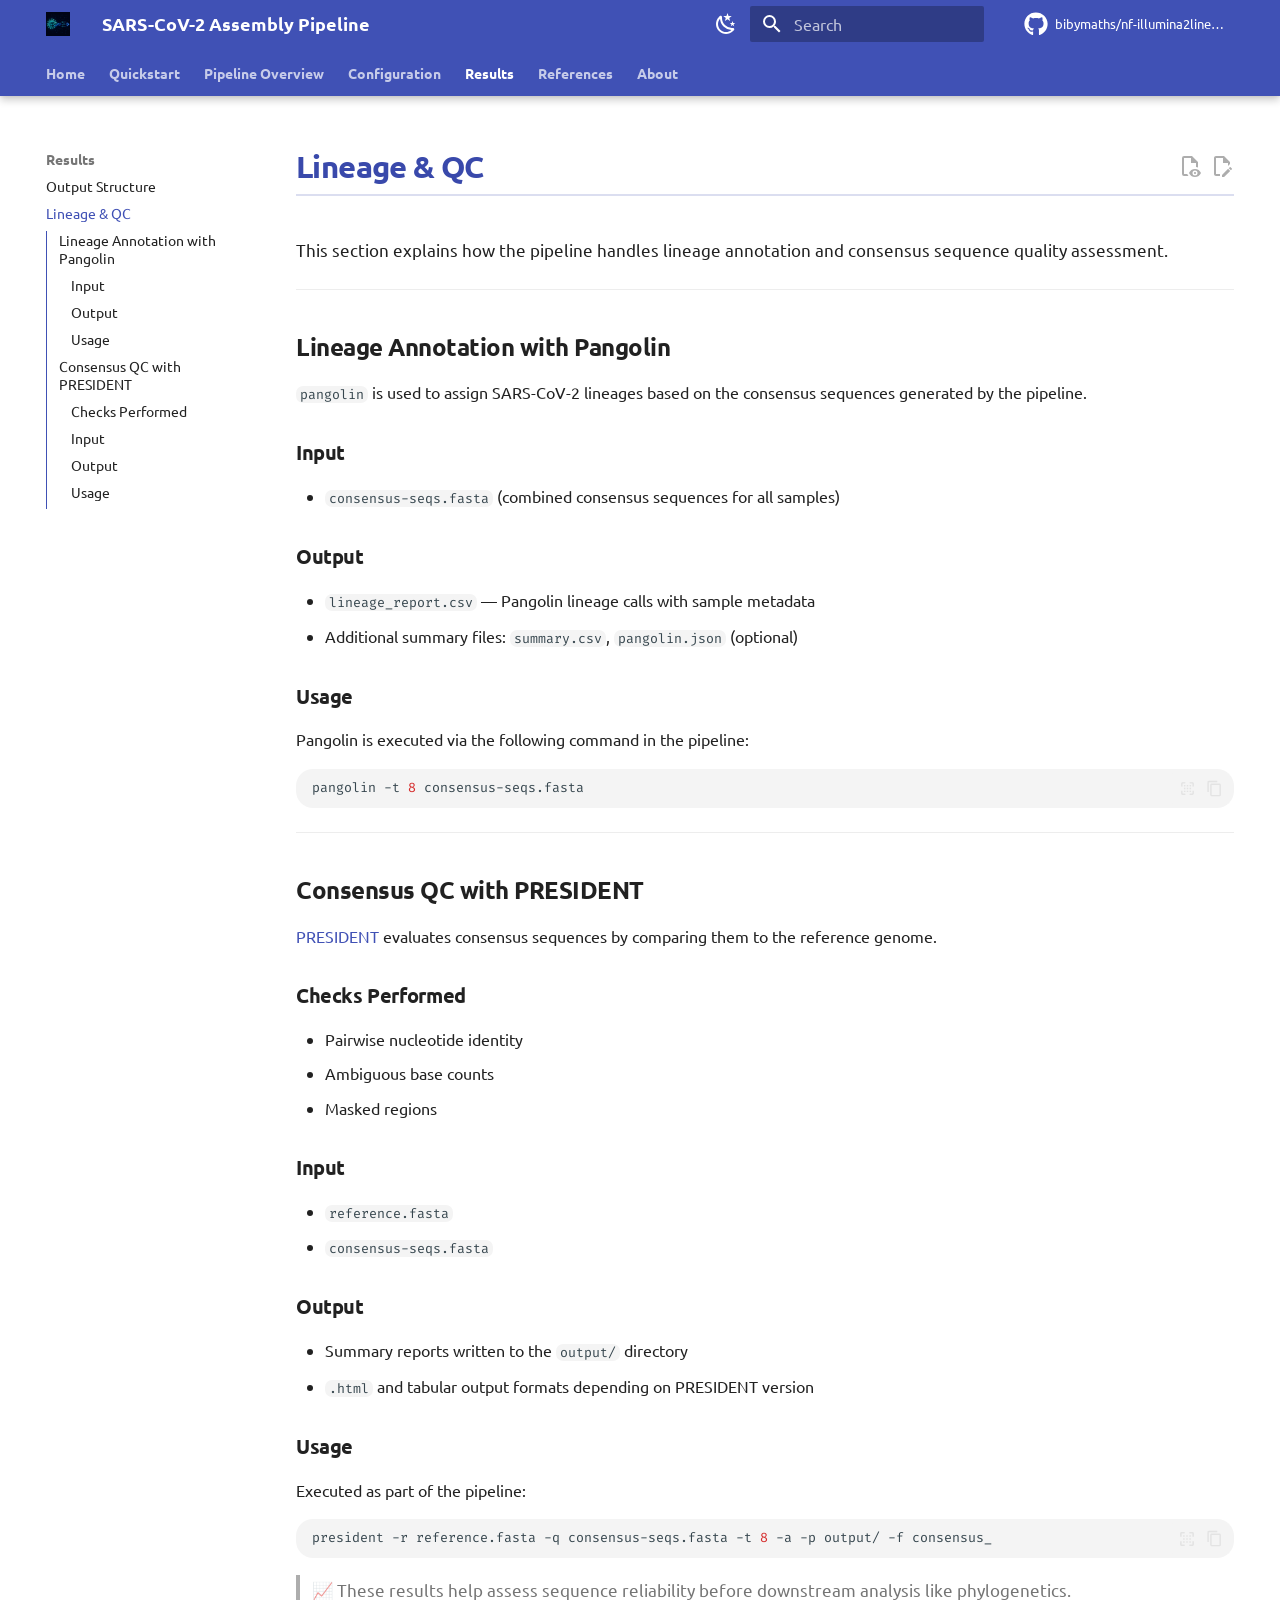
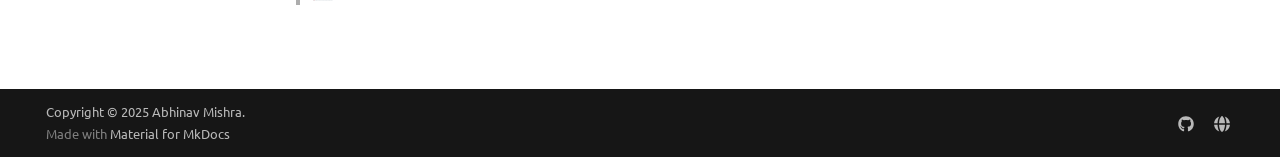
<file: lineage_qc.html>
<!doctype html>
<html lang="en" class="no-js">
  <head>
    
      <meta charset="utf-8">
      <meta name="viewport" content="width=device-width,initial-scale=1">
      
        <meta name="description" content="Documentation for the SARS-CoV-2 genome assembly and analysis pipeline using Nextflow">
      
      
        <meta name="author" content="Abhinav Mishra">
      
      
        <link rel="canonical" href="https://bibymaths.github.io/nf-illumina2lineage/lineage_qc.html">
      
      
        <link rel="prev" href="outputs.html">
      
      
        <link rel="next" href="references.html">
      
      
        
      
      
      <link rel="icon" href="assets/favicon.png">
      <meta name="generator" content="mkdocs-1.6.1, mkdocs-material-9.7.6">
    
    
      
        <title>Lineage & QC - SARS-CoV-2 Assembly Pipeline</title>
      
    
    
      <link rel="stylesheet" href="assets/stylesheets/main.484c7ddc.min.css">
      
        
        <link rel="stylesheet" href="assets/stylesheets/palette.ab4e12ef.min.css">
      
      


    
    
      
    
    
      
        
        
        <link rel="preconnect" href="https://fonts.gstatic.com" crossorigin>
        <link rel="stylesheet" href="https://fonts.googleapis.com/css?family=Ubuntu:300,300i,400,400i,700,700i%7CFira+Code:400,400i,700,700i&display=fallback">
        <style>:root{--md-text-font:"Ubuntu";--md-code-font:"Fira Code"}</style>
      
    
    
      <link rel="stylesheet" href="assets/stylesheets/extra.css">
    
    <script>__md_scope=new URL(".",location),__md_hash=e=>[...e].reduce(((e,_)=>(e<<5)-e+_.charCodeAt(0)),0),__md_get=(e,_=localStorage,t=__md_scope)=>JSON.parse(_.getItem(t.pathname+"."+e)),__md_set=(e,_,t=localStorage,a=__md_scope)=>{try{t.setItem(a.pathname+"."+e,JSON.stringify(_))}catch(e){}}</script>
    
      

    
    
  </head>
  
  
    
    
      
    
    
    
    
    <body dir="ltr" data-md-color-scheme="default" data-md-color-primary="indigo" data-md-color-accent="cyan">
  
    
    <input class="md-toggle" data-md-toggle="drawer" type="checkbox" id="__drawer" autocomplete="off">
    <input class="md-toggle" data-md-toggle="search" type="checkbox" id="__search" autocomplete="off">
    <label class="md-overlay" for="__drawer"></label>
    <div data-md-component="skip">
      
        
        <a href="#lineage-annotation-with-pangolin" class="md-skip">
          Skip to content
        </a>
      
    </div>
    <div data-md-component="announce">
      
    </div>
    
    
      

  

<header class="md-header md-header--shadow md-header--lifted" data-md-component="header">
  <nav class="md-header__inner md-grid" aria-label="Header">
    <a href="index.html" title="SARS-CoV-2 Assembly Pipeline" class="md-header__button md-logo" aria-label="SARS-CoV-2 Assembly Pipeline" data-md-component="logo">
      
  <img src="assets/logo.png" alt="logo">

    </a>
    <label class="md-header__button md-icon" for="__drawer">
      
      <svg xmlns="http://www.w3.org/2000/svg" viewBox="0 0 24 24"><path d="M3 6h18v2H3zm0 5h18v2H3zm0 5h18v2H3z"/></svg>
    </label>
    <div class="md-header__title" data-md-component="header-title">
      <div class="md-header__ellipsis">
        <div class="md-header__topic">
          <span class="md-ellipsis">
            SARS-CoV-2 Assembly Pipeline
          </span>
        </div>
        <div class="md-header__topic" data-md-component="header-topic">
          <span class="md-ellipsis">
            
              Lineage & QC
            
          </span>
        </div>
      </div>
    </div>
    
      
        <form class="md-header__option" data-md-component="palette">
  
    
    
    
    <input class="md-option" data-md-color-media="" data-md-color-scheme="default" data-md-color-primary="indigo" data-md-color-accent="cyan"  aria-label="Switch to dark mode"  type="radio" name="__palette" id="__palette_0">
    
      <label class="md-header__button md-icon" title="Switch to dark mode" for="__palette_1" hidden>
        <svg xmlns="http://www.w3.org/2000/svg" viewBox="0 0 24 24"><path d="m17.75 4.09-2.53 1.94.91 3.06-2.63-1.81-2.63 1.81.91-3.06-2.53-1.94L12.44 4l1.06-3 1.06 3zm3.5 6.91-1.64 1.25.59 1.98-1.7-1.17-1.7 1.17.59-1.98L15.75 11l2.06-.05L18.5 9l.69 1.95zm-2.28 4.95c.83-.08 1.72 1.1 1.19 1.85-.32.45-.66.87-1.08 1.27C15.17 23 8.84 23 4.94 19.07c-3.91-3.9-3.91-10.24 0-14.14.4-.4.82-.76 1.27-1.08.75-.53 1.93.36 1.85 1.19-.27 2.86.69 5.83 2.89 8.02a9.96 9.96 0 0 0 8.02 2.89m-1.64 2.02a12.08 12.08 0 0 1-7.8-3.47c-2.17-2.19-3.33-5-3.49-7.82-2.81 3.14-2.7 7.96.31 10.98 3.02 3.01 7.84 3.12 10.98.31"/></svg>
      </label>
    
  
    
    
    
    <input class="md-option" data-md-color-media="" data-md-color-scheme="slate" data-md-color-primary="indigo" data-md-color-accent="cyan"  aria-label="Switch to light mode"  type="radio" name="__palette" id="__palette_1">
    
      <label class="md-header__button md-icon" title="Switch to light mode" for="__palette_0" hidden>
        <svg xmlns="http://www.w3.org/2000/svg" viewBox="0 0 24 24"><path d="M12 7a5 5 0 0 1 5 5 5 5 0 0 1-5 5 5 5 0 0 1-5-5 5 5 0 0 1 5-5m0 2a3 3 0 0 0-3 3 3 3 0 0 0 3 3 3 3 0 0 0 3-3 3 3 0 0 0-3-3m0-7 2.39 3.42C13.65 5.15 12.84 5 12 5s-1.65.15-2.39.42zM3.34 7l4.16-.35A7.2 7.2 0 0 0 5.94 8.5c-.44.74-.69 1.5-.83 2.29zm.02 10 1.76-3.77a7.131 7.131 0 0 0 2.38 4.14zM20.65 7l-1.77 3.79a7.02 7.02 0 0 0-2.38-4.15zm-.01 10-4.14.36c.59-.51 1.12-1.14 1.54-1.86.42-.73.69-1.5.83-2.29zM12 22l-2.41-3.44c.74.27 1.55.44 2.41.44.82 0 1.63-.17 2.37-.44z"/></svg>
      </label>
    
  
</form>
      
    
    
      <script>var palette=__md_get("__palette");if(palette&&palette.color){if("(prefers-color-scheme)"===palette.color.media){var media=matchMedia("(prefers-color-scheme: light)"),input=document.querySelector(media.matches?"[data-md-color-media='(prefers-color-scheme: light)']":"[data-md-color-media='(prefers-color-scheme: dark)']");palette.color.media=input.getAttribute("data-md-color-media"),palette.color.scheme=input.getAttribute("data-md-color-scheme"),palette.color.primary=input.getAttribute("data-md-color-primary"),palette.color.accent=input.getAttribute("data-md-color-accent")}for(var[key,value]of Object.entries(palette.color))document.body.setAttribute("data-md-color-"+key,value)}</script>
    
    
    
      
      
        <label class="md-header__button md-icon" for="__search">
          
          <svg xmlns="http://www.w3.org/2000/svg" viewBox="0 0 24 24"><path d="M9.5 3A6.5 6.5 0 0 1 16 9.5c0 1.61-.59 3.09-1.56 4.23l.27.27h.79l5 5-1.5 1.5-5-5v-.79l-.27-.27A6.52 6.52 0 0 1 9.5 16 6.5 6.5 0 0 1 3 9.5 6.5 6.5 0 0 1 9.5 3m0 2C7 5 5 7 5 9.5S7 14 9.5 14 14 12 14 9.5 12 5 9.5 5"/></svg>
        </label>
        <div class="md-search" data-md-component="search" role="dialog">
  <label class="md-search__overlay" for="__search"></label>
  <div class="md-search__inner" role="search">
    <form class="md-search__form" name="search">
      <input type="text" class="md-search__input" name="query" aria-label="Search" placeholder="Search" autocapitalize="off" autocorrect="off" autocomplete="off" spellcheck="false" data-md-component="search-query" required>
      <label class="md-search__icon md-icon" for="__search">
        
        <svg xmlns="http://www.w3.org/2000/svg" viewBox="0 0 24 24"><path d="M9.5 3A6.5 6.5 0 0 1 16 9.5c0 1.61-.59 3.09-1.56 4.23l.27.27h.79l5 5-1.5 1.5-5-5v-.79l-.27-.27A6.52 6.52 0 0 1 9.5 16 6.5 6.5 0 0 1 3 9.5 6.5 6.5 0 0 1 9.5 3m0 2C7 5 5 7 5 9.5S7 14 9.5 14 14 12 14 9.5 12 5 9.5 5"/></svg>
        
        <svg xmlns="http://www.w3.org/2000/svg" viewBox="0 0 24 24"><path d="M20 11v2H8l5.5 5.5-1.42 1.42L4.16 12l7.92-7.92L13.5 5.5 8 11z"/></svg>
      </label>
      <nav class="md-search__options" aria-label="Search">
        
          <a href="javascript:void(0)" class="md-search__icon md-icon" title="Share" aria-label="Share" data-clipboard data-clipboard-text="" data-md-component="search-share" tabindex="-1">
            
            <svg xmlns="http://www.w3.org/2000/svg" viewBox="0 0 24 24"><path d="M18 16.08c-.76 0-1.44.3-1.96.77L8.91 12.7c.05-.23.09-.46.09-.7s-.04-.47-.09-.7l7.05-4.11c.54.5 1.25.81 2.04.81a3 3 0 0 0 3-3 3 3 0 0 0-3-3 3 3 0 0 0-3 3c0 .24.04.47.09.7L8.04 9.81C7.5 9.31 6.79 9 6 9a3 3 0 0 0-3 3 3 3 0 0 0 3 3c.79 0 1.5-.31 2.04-.81l7.12 4.15c-.05.21-.08.43-.08.66 0 1.61 1.31 2.91 2.92 2.91s2.92-1.3 2.92-2.91A2.92 2.92 0 0 0 18 16.08"/></svg>
          </a>
        
        <button type="reset" class="md-search__icon md-icon" title="Clear" aria-label="Clear" tabindex="-1">
          
          <svg xmlns="http://www.w3.org/2000/svg" viewBox="0 0 24 24"><path d="M19 6.41 17.59 5 12 10.59 6.41 5 5 6.41 10.59 12 5 17.59 6.41 19 12 13.41 17.59 19 19 17.59 13.41 12z"/></svg>
        </button>
      </nav>
      
        <div class="md-search__suggest" data-md-component="search-suggest"></div>
      
    </form>
    <div class="md-search__output">
      <div class="md-search__scrollwrap" tabindex="0" data-md-scrollfix>
        <div class="md-search-result" data-md-component="search-result">
          <div class="md-search-result__meta">
            Initializing search
          </div>
          <ol class="md-search-result__list" role="presentation"></ol>
        </div>
      </div>
    </div>
  </div>
</div>
      
    
    
      <div class="md-header__source">
        <a href="https://github.com/bibymaths/nf-illumina2lineage" title="Go to repository" class="md-source" data-md-component="source">
  <div class="md-source__icon md-icon">
    
    <svg xmlns="http://www.w3.org/2000/svg" viewBox="0 0 512 512"><!--! Font Awesome Free 7.1.0 by @fontawesome - https://fontawesome.com License - https://fontawesome.com/license/free (Icons: CC BY 4.0, Fonts: SIL OFL 1.1, Code: MIT License) Copyright 2025 Fonticons, Inc.--><path d="M173.9 397.4c0 2-2.3 3.6-5.2 3.6-3.3.3-5.6-1.3-5.6-3.6 0-2 2.3-3.6 5.2-3.6 3-.3 5.6 1.3 5.6 3.6m-31.1-4.5c-.7 2 1.3 4.3 4.3 4.9 2.6 1 5.6 0 6.2-2s-1.3-4.3-4.3-5.2c-2.6-.7-5.5.3-6.2 2.3m44.2-1.7c-2.9.7-4.9 2.6-4.6 4.9.3 2 2.9 3.3 5.9 2.6 2.9-.7 4.9-2.6 4.6-4.6-.3-1.9-3-3.2-5.9-2.9M252.8 8C114.1 8 8 113.3 8 252c0 110.9 69.8 205.8 169.5 239.2 12.8 2.3 17.3-5.6 17.3-12.1 0-6.2-.3-40.4-.3-61.4 0 0-70 15-84.7-29.8 0 0-11.4-29.1-27.8-36.6 0 0-22.9-15.7 1.6-15.4 0 0 24.9 2 38.6 25.8 21.9 38.6 58.6 27.5 72.9 20.9 2.3-16 8.8-27.1 16-33.7-55.9-6.2-112.3-14.3-112.3-110.5 0-27.5 7.6-41.3 23.6-58.9-2.6-6.5-11.1-33.3 2.6-67.9 20.9-6.5 69 27 69 27 20-5.6 41.5-8.5 62.8-8.5s42.8 2.9 62.8 8.5c0 0 48.1-33.6 69-27 13.7 34.7 5.2 61.4 2.6 67.9 16 17.7 25.8 31.5 25.8 58.9 0 96.5-58.9 104.2-114.8 110.5 9.2 7.9 17 22.9 17 46.4 0 33.7-.3 75.4-.3 83.6 0 6.5 4.6 14.4 17.3 12.1C436.2 457.8 504 362.9 504 252 504 113.3 391.5 8 252.8 8M105.2 352.9c-1.3 1-1 3.3.7 5.2 1.6 1.6 3.9 2.3 5.2 1 1.3-1 1-3.3-.7-5.2-1.6-1.6-3.9-2.3-5.2-1m-10.8-8.1c-.7 1.3.3 2.9 2.3 3.9 1.6 1 3.6.7 4.3-.7.7-1.3-.3-2.9-2.3-3.9-2-.6-3.6-.3-4.3.7m32.4 35.6c-1.6 1.3-1 4.3 1.3 6.2 2.3 2.3 5.2 2.6 6.5 1 1.3-1.3.7-4.3-1.3-6.2-2.2-2.3-5.2-2.6-6.5-1m-11.4-14.7c-1.6 1-1.6 3.6 0 5.9s4.3 3.3 5.6 2.3c1.6-1.3 1.6-3.9 0-6.2-1.4-2.3-4-3.3-5.6-2"/></svg>
  </div>
  <div class="md-source__repository">
    bibymaths/nf-illumina2lineage
  </div>
</a>
      </div>
    
  </nav>
  
    
      
<nav class="md-tabs" aria-label="Tabs" data-md-component="tabs">
  <div class="md-grid">
    <ul class="md-tabs__list">
      
        
  
  
  
  
    <li class="md-tabs__item">
      <a href="index.html" class="md-tabs__link">
        
  
  
    
  
  Home

      </a>
    </li>
  

      
        
  
  
  
  
    <li class="md-tabs__item">
      <a href="quickstart.html" class="md-tabs__link">
        
  
  
    
  
  Quickstart

      </a>
    </li>
  

      
        
  
  
  
  
    
    
      <li class="md-tabs__item">
        <a href="workflow.html" class="md-tabs__link">
          
  
  
    
  
  Pipeline Overview

        </a>
      </li>
    
  

      
        
  
  
  
  
    
    
      <li class="md-tabs__item">
        <a href="parameters.html" class="md-tabs__link">
          
  
  
    
  
  Configuration

        </a>
      </li>
    
  

      
        
  
  
  
    
  
  
    
    
      <li class="md-tabs__item md-tabs__item--active">
        <a href="outputs.html" class="md-tabs__link">
          
  
  
    
  
  Results

        </a>
      </li>
    
  

      
        
  
  
  
  
    <li class="md-tabs__item">
      <a href="references.html" class="md-tabs__link">
        
  
  
    
  
  References

      </a>
    </li>
  

      
        
  
  
  
  
    <li class="md-tabs__item">
      <a href="about.html" class="md-tabs__link">
        
  
  
    
  
  About

      </a>
    </li>
  

      
    </ul>
  </div>
</nav>
    
  
</header>
    
    <div class="md-container" data-md-component="container">
      
      
        
      
      <main class="md-main" data-md-component="main">
        <div class="md-main__inner md-grid">
          
            
              
              <div class="md-sidebar md-sidebar--primary" data-md-component="sidebar" data-md-type="navigation" >
                <div class="md-sidebar__scrollwrap">
                  <div class="md-sidebar__inner">
                    


  


  

<nav class="md-nav md-nav--primary md-nav--lifted md-nav--integrated" aria-label="Navigation" data-md-level="0">
  <label class="md-nav__title" for="__drawer">
    <a href="index.html" title="SARS-CoV-2 Assembly Pipeline" class="md-nav__button md-logo" aria-label="SARS-CoV-2 Assembly Pipeline" data-md-component="logo">
      
  <img src="assets/logo.png" alt="logo">

    </a>
    SARS-CoV-2 Assembly Pipeline
  </label>
  
    <div class="md-nav__source">
      <a href="https://github.com/bibymaths/nf-illumina2lineage" title="Go to repository" class="md-source" data-md-component="source">
  <div class="md-source__icon md-icon">
    
    <svg xmlns="http://www.w3.org/2000/svg" viewBox="0 0 512 512"><!--! Font Awesome Free 7.1.0 by @fontawesome - https://fontawesome.com License - https://fontawesome.com/license/free (Icons: CC BY 4.0, Fonts: SIL OFL 1.1, Code: MIT License) Copyright 2025 Fonticons, Inc.--><path d="M173.9 397.4c0 2-2.3 3.6-5.2 3.6-3.3.3-5.6-1.3-5.6-3.6 0-2 2.3-3.6 5.2-3.6 3-.3 5.6 1.3 5.6 3.6m-31.1-4.5c-.7 2 1.3 4.3 4.3 4.9 2.6 1 5.6 0 6.2-2s-1.3-4.3-4.3-5.2c-2.6-.7-5.5.3-6.2 2.3m44.2-1.7c-2.9.7-4.9 2.6-4.6 4.9.3 2 2.9 3.3 5.9 2.6 2.9-.7 4.9-2.6 4.6-4.6-.3-1.9-3-3.2-5.9-2.9M252.8 8C114.1 8 8 113.3 8 252c0 110.9 69.8 205.8 169.5 239.2 12.8 2.3 17.3-5.6 17.3-12.1 0-6.2-.3-40.4-.3-61.4 0 0-70 15-84.7-29.8 0 0-11.4-29.1-27.8-36.6 0 0-22.9-15.7 1.6-15.4 0 0 24.9 2 38.6 25.8 21.9 38.6 58.6 27.5 72.9 20.9 2.3-16 8.8-27.1 16-33.7-55.9-6.2-112.3-14.3-112.3-110.5 0-27.5 7.6-41.3 23.6-58.9-2.6-6.5-11.1-33.3 2.6-67.9 20.9-6.5 69 27 69 27 20-5.6 41.5-8.5 62.8-8.5s42.8 2.9 62.8 8.5c0 0 48.1-33.6 69-27 13.7 34.7 5.2 61.4 2.6 67.9 16 17.7 25.8 31.5 25.8 58.9 0 96.5-58.9 104.2-114.8 110.5 9.2 7.9 17 22.9 17 46.4 0 33.7-.3 75.4-.3 83.6 0 6.5 4.6 14.4 17.3 12.1C436.2 457.8 504 362.9 504 252 504 113.3 391.5 8 252.8 8M105.2 352.9c-1.3 1-1 3.3.7 5.2 1.6 1.6 3.9 2.3 5.2 1 1.3-1 1-3.3-.7-5.2-1.6-1.6-3.9-2.3-5.2-1m-10.8-8.1c-.7 1.3.3 2.9 2.3 3.9 1.6 1 3.6.7 4.3-.7.7-1.3-.3-2.9-2.3-3.9-2-.6-3.6-.3-4.3.7m32.4 35.6c-1.6 1.3-1 4.3 1.3 6.2 2.3 2.3 5.2 2.6 6.5 1 1.3-1.3.7-4.3-1.3-6.2-2.2-2.3-5.2-2.6-6.5-1m-11.4-14.7c-1.6 1-1.6 3.6 0 5.9s4.3 3.3 5.6 2.3c1.6-1.3 1.6-3.9 0-6.2-1.4-2.3-4-3.3-5.6-2"/></svg>
  </div>
  <div class="md-source__repository">
    bibymaths/nf-illumina2lineage
  </div>
</a>
    </div>
  
  <ul class="md-nav__list" data-md-scrollfix>
    
      
      
  
  
  
  
    <li class="md-nav__item">
      <a href="index.html" class="md-nav__link">
        
  
  
  <span class="md-ellipsis">
    
  
    Home
  

    
  </span>
  
  

      </a>
    </li>
  

    
      
      
  
  
  
  
    <li class="md-nav__item">
      <a href="quickstart.html" class="md-nav__link">
        
  
  
  <span class="md-ellipsis">
    
  
    Quickstart
  

    
  </span>
  
  

      </a>
    </li>
  

    
      
      
  
  
  
  
    
    
      
        
      
        
      
    
    
    
      
      
        
      
    
    
    <li class="md-nav__item md-nav__item--nested">
      
        
        
          
        
        <input class="md-nav__toggle md-toggle md-toggle--indeterminate" type="checkbox" id="__nav_3" >
        
          
          <label class="md-nav__link" for="__nav_3" id="__nav_3_label" tabindex="0">
            
  
  
  <span class="md-ellipsis">
    
  
    Pipeline Overview
  

    
  </span>
  
  

            <span class="md-nav__icon md-icon"></span>
          </label>
        
        <nav class="md-nav" data-md-level="1" aria-labelledby="__nav_3_label" aria-expanded="false">
          <label class="md-nav__title" for="__nav_3">
            <span class="md-nav__icon md-icon"></span>
            
  
    Pipeline Overview
  

          </label>
          <ul class="md-nav__list" data-md-scrollfix>
            
              
                
  
  
  
  
    <li class="md-nav__item">
      <a href="workflow.html" class="md-nav__link">
        
  
  
  <span class="md-ellipsis">
    
  
    Workflow Diagram
  

    
  </span>
  
  

      </a>
    </li>
  

              
            
              
                
  
  
  
  
    <li class="md-nav__item">
      <a href="processes.html" class="md-nav__link">
        
  
  
  <span class="md-ellipsis">
    
  
    Process Details
  

    
  </span>
  
  

      </a>
    </li>
  

              
            
          </ul>
        </nav>
      
    </li>
  

    
      
      
  
  
  
  
    
    
      
        
      
    
    
    
      
      
        
      
    
    
    <li class="md-nav__item md-nav__item--nested">
      
        
        
          
        
        <input class="md-nav__toggle md-toggle md-toggle--indeterminate" type="checkbox" id="__nav_4" >
        
          
          <label class="md-nav__link" for="__nav_4" id="__nav_4_label" tabindex="0">
            
  
  
  <span class="md-ellipsis">
    
  
    Configuration
  

    
  </span>
  
  

            <span class="md-nav__icon md-icon"></span>
          </label>
        
        <nav class="md-nav" data-md-level="1" aria-labelledby="__nav_4_label" aria-expanded="false">
          <label class="md-nav__title" for="__nav_4">
            <span class="md-nav__icon md-icon"></span>
            
  
    Configuration
  

          </label>
          <ul class="md-nav__list" data-md-scrollfix>
            
              
                
  
  
  
  
    <li class="md-nav__item">
      <a href="parameters.html" class="md-nav__link">
        
  
  
  <span class="md-ellipsis">
    
  
    Parameters
  

    
  </span>
  
  

      </a>
    </li>
  

              
            
          </ul>
        </nav>
      
    </li>
  

    
      
      
  
  
    
  
  
  
    
    
      
        
      
        
      
    
    
    
      
        
        
      
      
        
      
    
    
    <li class="md-nav__item md-nav__item--active md-nav__item--section md-nav__item--nested">
      
        
        
        <input class="md-nav__toggle md-toggle " type="checkbox" id="__nav_5" checked>
        
          
          <label class="md-nav__link" for="__nav_5" id="__nav_5_label" tabindex="">
            
  
  
  <span class="md-ellipsis">
    
  
    Results
  

    
  </span>
  
  

            <span class="md-nav__icon md-icon"></span>
          </label>
        
        <nav class="md-nav" data-md-level="1" aria-labelledby="__nav_5_label" aria-expanded="true">
          <label class="md-nav__title" for="__nav_5">
            <span class="md-nav__icon md-icon"></span>
            
  
    Results
  

          </label>
          <ul class="md-nav__list" data-md-scrollfix>
            
              
                
  
  
  
  
    <li class="md-nav__item">
      <a href="outputs.html" class="md-nav__link">
        
  
  
  <span class="md-ellipsis">
    
  
    Output Structure
  

    
  </span>
  
  

      </a>
    </li>
  

              
            
              
                
  
  
    
  
  
  
    <li class="md-nav__item md-nav__item--active">
      
      <input class="md-nav__toggle md-toggle" type="checkbox" id="__toc">
      
      
      
        <label class="md-nav__link md-nav__link--active" for="__toc">
          
  
  
  <span class="md-ellipsis">
    
  
    Lineage & QC
  

    
  </span>
  
  

          <span class="md-nav__icon md-icon"></span>
        </label>
      
      <a href="lineage_qc.html" class="md-nav__link md-nav__link--active">
        
  
  
  <span class="md-ellipsis">
    
  
    Lineage & QC
  

    
  </span>
  
  

      </a>
      
        

  

<nav class="md-nav md-nav--secondary" aria-label="On this page">
  
  
  
  
    <label class="md-nav__title" for="__toc">
      <span class="md-nav__icon md-icon"></span>
      On this page
    </label>
    <ul class="md-nav__list" data-md-component="toc" data-md-scrollfix>
      
        <li class="md-nav__item">
  <a href="#lineage-annotation-with-pangolin" class="md-nav__link">
    <span class="md-ellipsis">
      
        Lineage Annotation with Pangolin
      
    </span>
  </a>
  
    <nav class="md-nav" aria-label="Lineage Annotation with Pangolin">
      <ul class="md-nav__list">
        
          <li class="md-nav__item">
  <a href="#input" class="md-nav__link">
    <span class="md-ellipsis">
      
        Input
      
    </span>
  </a>
  
</li>
        
          <li class="md-nav__item">
  <a href="#output" class="md-nav__link">
    <span class="md-ellipsis">
      
        Output
      
    </span>
  </a>
  
</li>
        
          <li class="md-nav__item">
  <a href="#usage" class="md-nav__link">
    <span class="md-ellipsis">
      
        Usage
      
    </span>
  </a>
  
</li>
        
      </ul>
    </nav>
  
</li>
      
        <li class="md-nav__item">
  <a href="#consensus-qc-with-president" class="md-nav__link">
    <span class="md-ellipsis">
      
        Consensus QC with PRESIDENT
      
    </span>
  </a>
  
    <nav class="md-nav" aria-label="Consensus QC with PRESIDENT">
      <ul class="md-nav__list">
        
          <li class="md-nav__item">
  <a href="#checks-performed" class="md-nav__link">
    <span class="md-ellipsis">
      
        Checks Performed
      
    </span>
  </a>
  
</li>
        
          <li class="md-nav__item">
  <a href="#input_1" class="md-nav__link">
    <span class="md-ellipsis">
      
        Input
      
    </span>
  </a>
  
</li>
        
          <li class="md-nav__item">
  <a href="#output_1" class="md-nav__link">
    <span class="md-ellipsis">
      
        Output
      
    </span>
  </a>
  
</li>
        
          <li class="md-nav__item">
  <a href="#usage_1" class="md-nav__link">
    <span class="md-ellipsis">
      
        Usage
      
    </span>
  </a>
  
</li>
        
      </ul>
    </nav>
  
</li>
      
    </ul>
  
</nav>
      
    </li>
  

              
            
          </ul>
        </nav>
      
    </li>
  

    
      
      
  
  
  
  
    <li class="md-nav__item">
      <a href="references.html" class="md-nav__link">
        
  
  
  <span class="md-ellipsis">
    
  
    References
  

    
  </span>
  
  

      </a>
    </li>
  

    
      
      
  
  
  
  
    <li class="md-nav__item">
      <a href="about.html" class="md-nav__link">
        
  
  
  <span class="md-ellipsis">
    
  
    About
  

    
  </span>
  
  

      </a>
    </li>
  

    
  </ul>
</nav>
                  </div>
                </div>
              </div>
            
            
          
          
            <div class="md-content" data-md-component="content">
              
              <article class="md-content__inner md-typeset">
                
                  


  
    <a href="https://github.com/bibymaths/nf-illumina2lineage/edit/main/docs/lineage_qc.md" title="Edit this page" class="md-content__button md-icon" rel="edit">
      
      <svg xmlns="http://www.w3.org/2000/svg" viewBox="0 0 24 24"><path d="M10 20H6V4h7v5h5v3.1l2-2V8l-6-6H6c-1.1 0-2 .9-2 2v16c0 1.1.9 2 2 2h4zm10.2-7c.1 0 .3.1.4.2l1.3 1.3c.2.2.2.6 0 .8l-1 1-2.1-2.1 1-1c.1-.1.2-.2.4-.2m0 3.9L14.1 23H12v-2.1l6.1-6.1z"/></svg>
    </a>
  
  
    
      
    
    <a href="https://github.com/bibymaths/nf-illumina2lineage/raw/main/docs/lineage_qc.md" title="View source of this page" class="md-content__button md-icon">
      
      <svg xmlns="http://www.w3.org/2000/svg" viewBox="0 0 24 24"><path d="M17 18c.56 0 1 .44 1 1s-.44 1-1 1-1-.44-1-1 .44-1 1-1m0-3c-2.73 0-5.06 1.66-6 4 .94 2.34 3.27 4 6 4s5.06-1.66 6-4c-.94-2.34-3.27-4-6-4m0 6.5a2.5 2.5 0 0 1-2.5-2.5 2.5 2.5 0 0 1 2.5-2.5 2.5 2.5 0 0 1 2.5 2.5 2.5 2.5 0 0 1-2.5 2.5M9.27 20H6V4h7v5h5v4.07c.7.08 1.36.25 2 .49V8l-6-6H6a2 2 0 0 0-2 2v16a2 2 0 0 0 2 2h4.5a8.2 8.2 0 0 1-1.23-2"/></svg>
    </a>
  


  <h1>Lineage & QC</h1>

<p>This section explains how the pipeline handles lineage annotation and consensus sequence quality assessment.</p>
<hr />
<h2 id="lineage-annotation-with-pangolin">Lineage Annotation with Pangolin<a class="headerlink" href="#lineage-annotation-with-pangolin" title="Permanent link">&para;</a></h2>
<p><code>pangolin</code> is used to assign SARS-CoV-2 lineages based on the consensus sequences generated by the pipeline.</p>
<h3 id="input">Input<a class="headerlink" href="#input" title="Permanent link">&para;</a></h3>
<ul>
<li><code>consensus-seqs.fasta</code> (combined consensus sequences for all samples)</li>
</ul>
<h3 id="output">Output<a class="headerlink" href="#output" title="Permanent link">&para;</a></h3>
<ul>
<li><code>lineage_report.csv</code> — Pangolin lineage calls with sample metadata</li>
<li>Additional summary files: <code>summary.csv</code>, <code>pangolin.json</code> (optional)</li>
</ul>
<h3 id="usage">Usage<a class="headerlink" href="#usage" title="Permanent link">&para;</a></h3>
<p>Pangolin is executed via the following command in the pipeline:</p>
<div class="language-bash highlight"><pre><span></span><code><span id="__span-0-1"><a id="__codelineno-0-1" name="__codelineno-0-1" href="#__codelineno-0-1"></a>pangolin<span class="w"> </span>-t<span class="w"> </span><span class="m">8</span><span class="w"> </span>consensus-seqs.fasta
</span></code></pre></div>
<hr />
<h2 id="consensus-qc-with-president">Consensus QC with PRESIDENT<a class="headerlink" href="#consensus-qc-with-president" title="Permanent link">&para;</a></h2>
<p><a href="https://github.com/rki-mf1/president">PRESIDENT</a> evaluates consensus sequences by comparing them to the reference
genome.</p>
<h3 id="checks-performed">Checks Performed<a class="headerlink" href="#checks-performed" title="Permanent link">&para;</a></h3>
<ul>
<li>Pairwise nucleotide identity</li>
<li>Ambiguous base counts</li>
<li>Masked regions</li>
</ul>
<h3 id="input_1">Input<a class="headerlink" href="#input_1" title="Permanent link">&para;</a></h3>
<ul>
<li><code>reference.fasta</code></li>
<li><code>consensus-seqs.fasta</code></li>
</ul>
<h3 id="output_1">Output<a class="headerlink" href="#output_1" title="Permanent link">&para;</a></h3>
<ul>
<li>Summary reports written to the <code>output/</code> directory</li>
<li><code>.html</code> and tabular output formats depending on PRESIDENT version</li>
</ul>
<h3 id="usage_1">Usage<a class="headerlink" href="#usage_1" title="Permanent link">&para;</a></h3>
<p>Executed as part of the pipeline:</p>
<div class="language-bash highlight"><pre><span></span><code><span id="__span-1-1"><a id="__codelineno-1-1" name="__codelineno-1-1" href="#__codelineno-1-1"></a>president<span class="w"> </span>-r<span class="w"> </span>reference.fasta<span class="w"> </span>-q<span class="w"> </span>consensus-seqs.fasta<span class="w"> </span>-t<span class="w"> </span><span class="m">8</span><span class="w"> </span>-a<span class="w"> </span>-p<span class="w"> </span>output/<span class="w"> </span>-f<span class="w"> </span>consensus_
</span></code></pre></div>
<blockquote>
<p>📈 These results help assess sequence reliability before downstream analysis like phylogenetics.</p>
</blockquote>












                
              </article>
            </div>
          
          
<script>var target=document.getElementById(location.hash.slice(1));target&&target.name&&(target.checked=target.name.startsWith("__tabbed_"))</script>
        </div>
        
      </main>
      
        <footer class="md-footer">
  
  <div class="md-footer-meta md-typeset">
    <div class="md-footer-meta__inner md-grid">
      <div class="md-copyright">
  
    <div class="md-copyright__highlight">
      Copyright &copy; 2025 <a href="https://bibymaths.github.io">Abhinav Mishra</a>.
    </div>
  
  
    Made with
    <a href="https://squidfunk.github.io/mkdocs-material/" target="_blank" rel="noopener">
      Material for MkDocs
    </a>
  
</div>
      
        
<div class="md-social">
  
    
    
    
    
    <a href="https://github.com/bibymaths" target="_blank" rel="noopener" title="GitHub" class="md-social__link">
      <svg xmlns="http://www.w3.org/2000/svg" viewBox="0 0 512 512"><!--! Font Awesome Free 7.1.0 by @fontawesome - https://fontawesome.com License - https://fontawesome.com/license/free (Icons: CC BY 4.0, Fonts: SIL OFL 1.1, Code: MIT License) Copyright 2025 Fonticons, Inc.--><path d="M173.9 397.4c0 2-2.3 3.6-5.2 3.6-3.3.3-5.6-1.3-5.6-3.6 0-2 2.3-3.6 5.2-3.6 3-.3 5.6 1.3 5.6 3.6m-31.1-4.5c-.7 2 1.3 4.3 4.3 4.9 2.6 1 5.6 0 6.2-2s-1.3-4.3-4.3-5.2c-2.6-.7-5.5.3-6.2 2.3m44.2-1.7c-2.9.7-4.9 2.6-4.6 4.9.3 2 2.9 3.3 5.9 2.6 2.9-.7 4.9-2.6 4.6-4.6-.3-1.9-3-3.2-5.9-2.9M252.8 8C114.1 8 8 113.3 8 252c0 110.9 69.8 205.8 169.5 239.2 12.8 2.3 17.3-5.6 17.3-12.1 0-6.2-.3-40.4-.3-61.4 0 0-70 15-84.7-29.8 0 0-11.4-29.1-27.8-36.6 0 0-22.9-15.7 1.6-15.4 0 0 24.9 2 38.6 25.8 21.9 38.6 58.6 27.5 72.9 20.9 2.3-16 8.8-27.1 16-33.7-55.9-6.2-112.3-14.3-112.3-110.5 0-27.5 7.6-41.3 23.6-58.9-2.6-6.5-11.1-33.3 2.6-67.9 20.9-6.5 69 27 69 27 20-5.6 41.5-8.5 62.8-8.5s42.8 2.9 62.8 8.5c0 0 48.1-33.6 69-27 13.7 34.7 5.2 61.4 2.6 67.9 16 17.7 25.8 31.5 25.8 58.9 0 96.5-58.9 104.2-114.8 110.5 9.2 7.9 17 22.9 17 46.4 0 33.7-.3 75.4-.3 83.6 0 6.5 4.6 14.4 17.3 12.1C436.2 457.8 504 362.9 504 252 504 113.3 391.5 8 252.8 8M105.2 352.9c-1.3 1-1 3.3.7 5.2 1.6 1.6 3.9 2.3 5.2 1 1.3-1 1-3.3-.7-5.2-1.6-1.6-3.9-2.3-5.2-1m-10.8-8.1c-.7 1.3.3 2.9 2.3 3.9 1.6 1 3.6.7 4.3-.7.7-1.3-.3-2.9-2.3-3.9-2-.6-3.6-.3-4.3.7m32.4 35.6c-1.6 1.3-1 4.3 1.3 6.2 2.3 2.3 5.2 2.6 6.5 1 1.3-1.3.7-4.3-1.3-6.2-2.2-2.3-5.2-2.6-6.5-1m-11.4-14.7c-1.6 1-1.6 3.6 0 5.9s4.3 3.3 5.6 2.3c1.6-1.3 1.6-3.9 0-6.2-1.4-2.3-4-3.3-5.6-2"/></svg>
    </a>
  
    
    
    
    
    <a href="https://bibymaths.github.io" target="_blank" rel="noopener" title="Website" class="md-social__link">
      <svg xmlns="http://www.w3.org/2000/svg" viewBox="0 0 512 512"><!--! Font Awesome Free 7.1.0 by @fontawesome - https://fontawesome.com License - https://fontawesome.com/license/free (Icons: CC BY 4.0, Fonts: SIL OFL 1.1, Code: MIT License) Copyright 2025 Fonticons, Inc.--><path d="M351.9 280H161c2.9 64.5 17.2 123.9 37.5 167.4 11.4 24.5 23.7 41.8 35.1 52.4 11.2 10.5 18.9 12.2 22.9 12.2s11.7-1.7 22.9-12.2c11.4-10.6 23.7-28 35.1-52.4 20.3-43.5 34.6-102.9 37.5-167.4zm-191-48h190.9c-2.8-64.5-17.1-123.9-37.4-167.4-11.4-24.4-23.7-41.8-35.1-52.4C268.1 1.7 260.4 0 256.4 0s-11.7 1.7-22.9 12.2c-11.4 10.6-23.7 28-35.1 52.4-20.3 43.5-34.6 102.9-37.5 167.4m-48 0c3.5-85.6 25.6-165.1 57.9-217.3C78.7 47.3 10.9 131.2 1.5 232zM1.5 280c9.4 100.8 77.2 184.7 169.3 217.3-32.3-52.2-54.4-131.7-57.9-217.3zm398.4 0c-3.5 85.6-25.6 165.1-57.9 217.3 92.1-32.7 159.9-116.5 169.3-217.3zm111.4-48C501.9 131.2 434.1 47.3 342 14.7c32.3 52.2 54.4 131.7 57.9 217.3z"/></svg>
    </a>
  
</div>
      
    </div>
  </div>
</footer>
      
    </div>
    <div class="md-dialog" data-md-component="dialog">
      <div class="md-dialog__inner md-typeset"></div>
    </div>
    
      <div class="md-progress" data-md-component="progress" role="progressbar"></div>
    
    
    
      
      
      <script id="__config" type="application/json">{"annotate": null, "base": ".", "features": ["navigation.instant", "navigation.instant.progress", "navigation.tracking", "navigation.tabs", "navigation.tabs.sticky", "navigation.sections", "navigation.expand", "navigation.indexes", "toc.follow", "toc.integrate", "search.suggest", "search.highlight", "search.share", "content.code.copy", "content.code.select", "content.code.annotate", "content.action.edit", "content.action.view", "header.autohide"], "search": "assets/javascripts/workers/search.2c215733.min.js", "tags": null, "translations": {"clipboard.copied": "Copied to clipboard", "clipboard.copy": "Copy to clipboard", "search.result.more.one": "1 more on this page", "search.result.more.other": "# more on this page", "search.result.none": "No matching documents", "search.result.one": "1 matching document", "search.result.other": "# matching documents", "search.result.placeholder": "Type to start searching", "search.result.term.missing": "Missing", "select.version": "Select version"}, "version": null}</script>
    
    
      <script src="assets/javascripts/bundle.79ae519e.min.js"></script>
      
    
  </body>
</html>
</file>
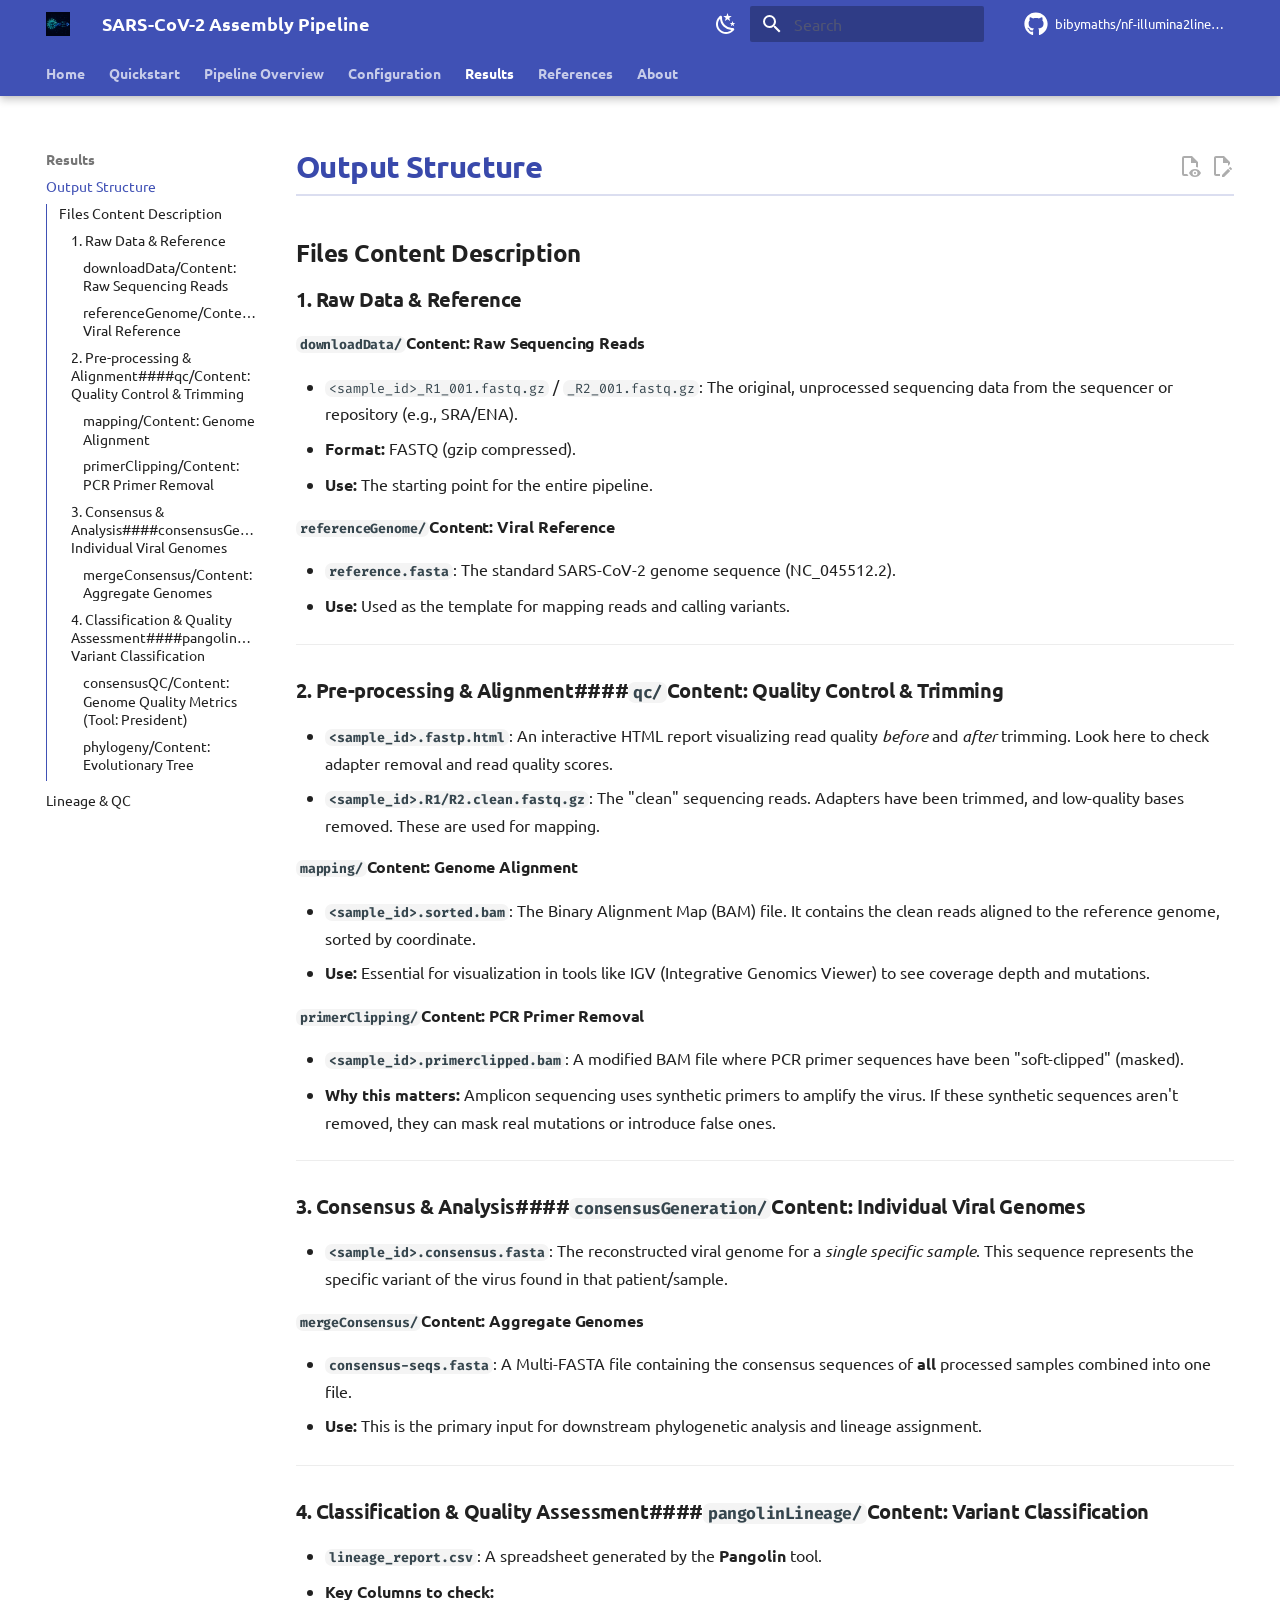
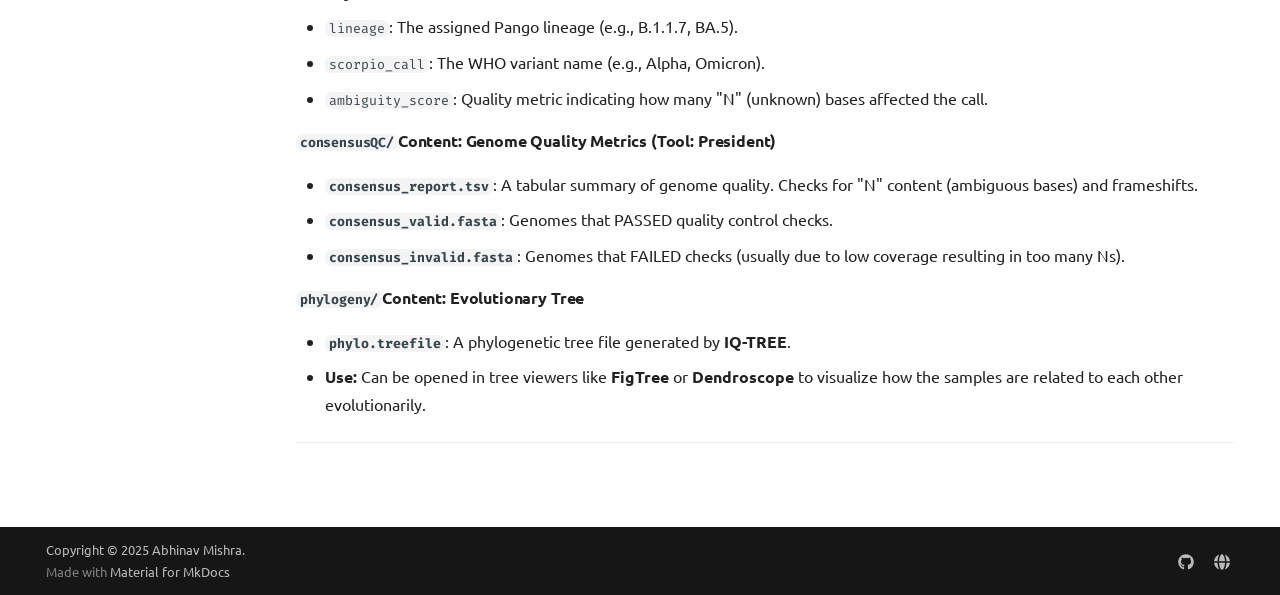
<file: outputs.html>
<!doctype html>
<html lang="en" class="no-js">
  <head>
    
      <meta charset="utf-8">
      <meta name="viewport" content="width=device-width,initial-scale=1">
      
        <meta name="description" content="Documentation for the SARS-CoV-2 genome assembly and analysis pipeline using Nextflow">
      
      
        <meta name="author" content="Abhinav Mishra">
      
      
        <link rel="canonical" href="https://bibymaths.github.io/nf-illumina2lineage/outputs.html">
      
      
        <link rel="prev" href="parameters.html">
      
      
        <link rel="next" href="lineage_qc.html">
      
      
        
      
      
      <link rel="icon" href="assets/favicon.png">
      <meta name="generator" content="mkdocs-1.6.1, mkdocs-material-9.7.6">
    
    
      
        <title>Output Structure - SARS-CoV-2 Assembly Pipeline</title>
      
    
    
      <link rel="stylesheet" href="assets/stylesheets/main.484c7ddc.min.css">
      
        
        <link rel="stylesheet" href="assets/stylesheets/palette.ab4e12ef.min.css">
      
      


    
    
      
    
    
      
        
        
        <link rel="preconnect" href="https://fonts.gstatic.com" crossorigin>
        <link rel="stylesheet" href="https://fonts.googleapis.com/css?family=Ubuntu:300,300i,400,400i,700,700i%7CFira+Code:400,400i,700,700i&display=fallback">
        <style>:root{--md-text-font:"Ubuntu";--md-code-font:"Fira Code"}</style>
      
    
    
      <link rel="stylesheet" href="assets/stylesheets/extra.css">
    
    <script>__md_scope=new URL(".",location),__md_hash=e=>[...e].reduce(((e,_)=>(e<<5)-e+_.charCodeAt(0)),0),__md_get=(e,_=localStorage,t=__md_scope)=>JSON.parse(_.getItem(t.pathname+"."+e)),__md_set=(e,_,t=localStorage,a=__md_scope)=>{try{t.setItem(a.pathname+"."+e,JSON.stringify(_))}catch(e){}}</script>
    
      

    
    
  </head>
  
  
    
    
      
    
    
    
    
    <body dir="ltr" data-md-color-scheme="default" data-md-color-primary="indigo" data-md-color-accent="cyan">
  
    
    <input class="md-toggle" data-md-toggle="drawer" type="checkbox" id="__drawer" autocomplete="off">
    <input class="md-toggle" data-md-toggle="search" type="checkbox" id="__search" autocomplete="off">
    <label class="md-overlay" for="__drawer"></label>
    <div data-md-component="skip">
      
        
        <a href="#files-content-description" class="md-skip">
          Skip to content
        </a>
      
    </div>
    <div data-md-component="announce">
      
    </div>
    
    
      

  

<header class="md-header md-header--shadow md-header--lifted" data-md-component="header">
  <nav class="md-header__inner md-grid" aria-label="Header">
    <a href="index.html" title="SARS-CoV-2 Assembly Pipeline" class="md-header__button md-logo" aria-label="SARS-CoV-2 Assembly Pipeline" data-md-component="logo">
      
  <img src="assets/logo.png" alt="logo">

    </a>
    <label class="md-header__button md-icon" for="__drawer">
      
      <svg xmlns="http://www.w3.org/2000/svg" viewBox="0 0 24 24"><path d="M3 6h18v2H3zm0 5h18v2H3zm0 5h18v2H3z"/></svg>
    </label>
    <div class="md-header__title" data-md-component="header-title">
      <div class="md-header__ellipsis">
        <div class="md-header__topic">
          <span class="md-ellipsis">
            SARS-CoV-2 Assembly Pipeline
          </span>
        </div>
        <div class="md-header__topic" data-md-component="header-topic">
          <span class="md-ellipsis">
            
              Output Structure
            
          </span>
        </div>
      </div>
    </div>
    
      
        <form class="md-header__option" data-md-component="palette">
  
    
    
    
    <input class="md-option" data-md-color-media="" data-md-color-scheme="default" data-md-color-primary="indigo" data-md-color-accent="cyan"  aria-label="Switch to dark mode"  type="radio" name="__palette" id="__palette_0">
    
      <label class="md-header__button md-icon" title="Switch to dark mode" for="__palette_1" hidden>
        <svg xmlns="http://www.w3.org/2000/svg" viewBox="0 0 24 24"><path d="m17.75 4.09-2.53 1.94.91 3.06-2.63-1.81-2.63 1.81.91-3.06-2.53-1.94L12.44 4l1.06-3 1.06 3zm3.5 6.91-1.64 1.25.59 1.98-1.7-1.17-1.7 1.17.59-1.98L15.75 11l2.06-.05L18.5 9l.69 1.95zm-2.28 4.95c.83-.08 1.72 1.1 1.19 1.85-.32.45-.66.87-1.08 1.27C15.17 23 8.84 23 4.94 19.07c-3.91-3.9-3.91-10.24 0-14.14.4-.4.82-.76 1.27-1.08.75-.53 1.93.36 1.85 1.19-.27 2.86.69 5.83 2.89 8.02a9.96 9.96 0 0 0 8.02 2.89m-1.64 2.02a12.08 12.08 0 0 1-7.8-3.47c-2.17-2.19-3.33-5-3.49-7.82-2.81 3.14-2.7 7.96.31 10.98 3.02 3.01 7.84 3.12 10.98.31"/></svg>
      </label>
    
  
    
    
    
    <input class="md-option" data-md-color-media="" data-md-color-scheme="slate" data-md-color-primary="indigo" data-md-color-accent="cyan"  aria-label="Switch to light mode"  type="radio" name="__palette" id="__palette_1">
    
      <label class="md-header__button md-icon" title="Switch to light mode" for="__palette_0" hidden>
        <svg xmlns="http://www.w3.org/2000/svg" viewBox="0 0 24 24"><path d="M12 7a5 5 0 0 1 5 5 5 5 0 0 1-5 5 5 5 0 0 1-5-5 5 5 0 0 1 5-5m0 2a3 3 0 0 0-3 3 3 3 0 0 0 3 3 3 3 0 0 0 3-3 3 3 0 0 0-3-3m0-7 2.39 3.42C13.65 5.15 12.84 5 12 5s-1.65.15-2.39.42zM3.34 7l4.16-.35A7.2 7.2 0 0 0 5.94 8.5c-.44.74-.69 1.5-.83 2.29zm.02 10 1.76-3.77a7.131 7.131 0 0 0 2.38 4.14zM20.65 7l-1.77 3.79a7.02 7.02 0 0 0-2.38-4.15zm-.01 10-4.14.36c.59-.51 1.12-1.14 1.54-1.86.42-.73.69-1.5.83-2.29zM12 22l-2.41-3.44c.74.27 1.55.44 2.41.44.82 0 1.63-.17 2.37-.44z"/></svg>
      </label>
    
  
</form>
      
    
    
      <script>var palette=__md_get("__palette");if(palette&&palette.color){if("(prefers-color-scheme)"===palette.color.media){var media=matchMedia("(prefers-color-scheme: light)"),input=document.querySelector(media.matches?"[data-md-color-media='(prefers-color-scheme: light)']":"[data-md-color-media='(prefers-color-scheme: dark)']");palette.color.media=input.getAttribute("data-md-color-media"),palette.color.scheme=input.getAttribute("data-md-color-scheme"),palette.color.primary=input.getAttribute("data-md-color-primary"),palette.color.accent=input.getAttribute("data-md-color-accent")}for(var[key,value]of Object.entries(palette.color))document.body.setAttribute("data-md-color-"+key,value)}</script>
    
    
    
      
      
        <label class="md-header__button md-icon" for="__search">
          
          <svg xmlns="http://www.w3.org/2000/svg" viewBox="0 0 24 24"><path d="M9.5 3A6.5 6.5 0 0 1 16 9.5c0 1.61-.59 3.09-1.56 4.23l.27.27h.79l5 5-1.5 1.5-5-5v-.79l-.27-.27A6.52 6.52 0 0 1 9.5 16 6.5 6.5 0 0 1 3 9.5 6.5 6.5 0 0 1 9.5 3m0 2C7 5 5 7 5 9.5S7 14 9.5 14 14 12 14 9.5 12 5 9.5 5"/></svg>
        </label>
        <div class="md-search" data-md-component="search" role="dialog">
  <label class="md-search__overlay" for="__search"></label>
  <div class="md-search__inner" role="search">
    <form class="md-search__form" name="search">
      <input type="text" class="md-search__input" name="query" aria-label="Search" placeholder="Search" autocapitalize="off" autocorrect="off" autocomplete="off" spellcheck="false" data-md-component="search-query" required>
      <label class="md-search__icon md-icon" for="__search">
        
        <svg xmlns="http://www.w3.org/2000/svg" viewBox="0 0 24 24"><path d="M9.5 3A6.5 6.5 0 0 1 16 9.5c0 1.61-.59 3.09-1.56 4.23l.27.27h.79l5 5-1.5 1.5-5-5v-.79l-.27-.27A6.52 6.52 0 0 1 9.5 16 6.5 6.5 0 0 1 3 9.5 6.5 6.5 0 0 1 9.5 3m0 2C7 5 5 7 5 9.5S7 14 9.5 14 14 12 14 9.5 12 5 9.5 5"/></svg>
        
        <svg xmlns="http://www.w3.org/2000/svg" viewBox="0 0 24 24"><path d="M20 11v2H8l5.5 5.5-1.42 1.42L4.16 12l7.92-7.92L13.5 5.5 8 11z"/></svg>
      </label>
      <nav class="md-search__options" aria-label="Search">
        
          <a href="javascript:void(0)" class="md-search__icon md-icon" title="Share" aria-label="Share" data-clipboard data-clipboard-text="" data-md-component="search-share" tabindex="-1">
            
            <svg xmlns="http://www.w3.org/2000/svg" viewBox="0 0 24 24"><path d="M18 16.08c-.76 0-1.44.3-1.96.77L8.91 12.7c.05-.23.09-.46.09-.7s-.04-.47-.09-.7l7.05-4.11c.54.5 1.25.81 2.04.81a3 3 0 0 0 3-3 3 3 0 0 0-3-3 3 3 0 0 0-3 3c0 .24.04.47.09.7L8.04 9.81C7.5 9.31 6.79 9 6 9a3 3 0 0 0-3 3 3 3 0 0 0 3 3c.79 0 1.5-.31 2.04-.81l7.12 4.15c-.05.21-.08.43-.08.66 0 1.61 1.31 2.91 2.92 2.91s2.92-1.3 2.92-2.91A2.92 2.92 0 0 0 18 16.08"/></svg>
          </a>
        
        <button type="reset" class="md-search__icon md-icon" title="Clear" aria-label="Clear" tabindex="-1">
          
          <svg xmlns="http://www.w3.org/2000/svg" viewBox="0 0 24 24"><path d="M19 6.41 17.59 5 12 10.59 6.41 5 5 6.41 10.59 12 5 17.59 6.41 19 12 13.41 17.59 19 19 17.59 13.41 12z"/></svg>
        </button>
      </nav>
      
        <div class="md-search__suggest" data-md-component="search-suggest"></div>
      
    </form>
    <div class="md-search__output">
      <div class="md-search__scrollwrap" tabindex="0" data-md-scrollfix>
        <div class="md-search-result" data-md-component="search-result">
          <div class="md-search-result__meta">
            Initializing search
          </div>
          <ol class="md-search-result__list" role="presentation"></ol>
        </div>
      </div>
    </div>
  </div>
</div>
      
    
    
      <div class="md-header__source">
        <a href="https://github.com/bibymaths/nf-illumina2lineage" title="Go to repository" class="md-source" data-md-component="source">
  <div class="md-source__icon md-icon">
    
    <svg xmlns="http://www.w3.org/2000/svg" viewBox="0 0 512 512"><!--! Font Awesome Free 7.1.0 by @fontawesome - https://fontawesome.com License - https://fontawesome.com/license/free (Icons: CC BY 4.0, Fonts: SIL OFL 1.1, Code: MIT License) Copyright 2025 Fonticons, Inc.--><path d="M173.9 397.4c0 2-2.3 3.6-5.2 3.6-3.3.3-5.6-1.3-5.6-3.6 0-2 2.3-3.6 5.2-3.6 3-.3 5.6 1.3 5.6 3.6m-31.1-4.5c-.7 2 1.3 4.3 4.3 4.9 2.6 1 5.6 0 6.2-2s-1.3-4.3-4.3-5.2c-2.6-.7-5.5.3-6.2 2.3m44.2-1.7c-2.9.7-4.9 2.6-4.6 4.9.3 2 2.9 3.3 5.9 2.6 2.9-.7 4.9-2.6 4.6-4.6-.3-1.9-3-3.2-5.9-2.9M252.8 8C114.1 8 8 113.3 8 252c0 110.9 69.8 205.8 169.5 239.2 12.8 2.3 17.3-5.6 17.3-12.1 0-6.2-.3-40.4-.3-61.4 0 0-70 15-84.7-29.8 0 0-11.4-29.1-27.8-36.6 0 0-22.9-15.7 1.6-15.4 0 0 24.9 2 38.6 25.8 21.9 38.6 58.6 27.5 72.9 20.9 2.3-16 8.8-27.1 16-33.7-55.9-6.2-112.3-14.3-112.3-110.5 0-27.5 7.6-41.3 23.6-58.9-2.6-6.5-11.1-33.3 2.6-67.9 20.9-6.5 69 27 69 27 20-5.6 41.5-8.5 62.8-8.5s42.8 2.9 62.8 8.5c0 0 48.1-33.6 69-27 13.7 34.7 5.2 61.4 2.6 67.9 16 17.7 25.8 31.5 25.8 58.9 0 96.5-58.9 104.2-114.8 110.5 9.2 7.9 17 22.9 17 46.4 0 33.7-.3 75.4-.3 83.6 0 6.5 4.6 14.4 17.3 12.1C436.2 457.8 504 362.9 504 252 504 113.3 391.5 8 252.8 8M105.2 352.9c-1.3 1-1 3.3.7 5.2 1.6 1.6 3.9 2.3 5.2 1 1.3-1 1-3.3-.7-5.2-1.6-1.6-3.9-2.3-5.2-1m-10.8-8.1c-.7 1.3.3 2.9 2.3 3.9 1.6 1 3.6.7 4.3-.7.7-1.3-.3-2.9-2.3-3.9-2-.6-3.6-.3-4.3.7m32.4 35.6c-1.6 1.3-1 4.3 1.3 6.2 2.3 2.3 5.2 2.6 6.5 1 1.3-1.3.7-4.3-1.3-6.2-2.2-2.3-5.2-2.6-6.5-1m-11.4-14.7c-1.6 1-1.6 3.6 0 5.9s4.3 3.3 5.6 2.3c1.6-1.3 1.6-3.9 0-6.2-1.4-2.3-4-3.3-5.6-2"/></svg>
  </div>
  <div class="md-source__repository">
    bibymaths/nf-illumina2lineage
  </div>
</a>
      </div>
    
  </nav>
  
    
      
<nav class="md-tabs" aria-label="Tabs" data-md-component="tabs">
  <div class="md-grid">
    <ul class="md-tabs__list">
      
        
  
  
  
  
    <li class="md-tabs__item">
      <a href="index.html" class="md-tabs__link">
        
  
  
    
  
  Home

      </a>
    </li>
  

      
        
  
  
  
  
    <li class="md-tabs__item">
      <a href="quickstart.html" class="md-tabs__link">
        
  
  
    
  
  Quickstart

      </a>
    </li>
  

      
        
  
  
  
  
    
    
      <li class="md-tabs__item">
        <a href="workflow.html" class="md-tabs__link">
          
  
  
    
  
  Pipeline Overview

        </a>
      </li>
    
  

      
        
  
  
  
  
    
    
      <li class="md-tabs__item">
        <a href="parameters.html" class="md-tabs__link">
          
  
  
    
  
  Configuration

        </a>
      </li>
    
  

      
        
  
  
  
    
  
  
    
    
      <li class="md-tabs__item md-tabs__item--active">
        <a href="outputs.html" class="md-tabs__link">
          
  
  
    
  
  Results

        </a>
      </li>
    
  

      
        
  
  
  
  
    <li class="md-tabs__item">
      <a href="references.html" class="md-tabs__link">
        
  
  
    
  
  References

      </a>
    </li>
  

      
        
  
  
  
  
    <li class="md-tabs__item">
      <a href="about.html" class="md-tabs__link">
        
  
  
    
  
  About

      </a>
    </li>
  

      
    </ul>
  </div>
</nav>
    
  
</header>
    
    <div class="md-container" data-md-component="container">
      
      
        
      
      <main class="md-main" data-md-component="main">
        <div class="md-main__inner md-grid">
          
            
              
              <div class="md-sidebar md-sidebar--primary" data-md-component="sidebar" data-md-type="navigation" >
                <div class="md-sidebar__scrollwrap">
                  <div class="md-sidebar__inner">
                    


  


  

<nav class="md-nav md-nav--primary md-nav--lifted md-nav--integrated" aria-label="Navigation" data-md-level="0">
  <label class="md-nav__title" for="__drawer">
    <a href="index.html" title="SARS-CoV-2 Assembly Pipeline" class="md-nav__button md-logo" aria-label="SARS-CoV-2 Assembly Pipeline" data-md-component="logo">
      
  <img src="assets/logo.png" alt="logo">

    </a>
    SARS-CoV-2 Assembly Pipeline
  </label>
  
    <div class="md-nav__source">
      <a href="https://github.com/bibymaths/nf-illumina2lineage" title="Go to repository" class="md-source" data-md-component="source">
  <div class="md-source__icon md-icon">
    
    <svg xmlns="http://www.w3.org/2000/svg" viewBox="0 0 512 512"><!--! Font Awesome Free 7.1.0 by @fontawesome - https://fontawesome.com License - https://fontawesome.com/license/free (Icons: CC BY 4.0, Fonts: SIL OFL 1.1, Code: MIT License) Copyright 2025 Fonticons, Inc.--><path d="M173.9 397.4c0 2-2.3 3.6-5.2 3.6-3.3.3-5.6-1.3-5.6-3.6 0-2 2.3-3.6 5.2-3.6 3-.3 5.6 1.3 5.6 3.6m-31.1-4.5c-.7 2 1.3 4.3 4.3 4.9 2.6 1 5.6 0 6.2-2s-1.3-4.3-4.3-5.2c-2.6-.7-5.5.3-6.2 2.3m44.2-1.7c-2.9.7-4.9 2.6-4.6 4.9.3 2 2.9 3.3 5.9 2.6 2.9-.7 4.9-2.6 4.6-4.6-.3-1.9-3-3.2-5.9-2.9M252.8 8C114.1 8 8 113.3 8 252c0 110.9 69.8 205.8 169.5 239.2 12.8 2.3 17.3-5.6 17.3-12.1 0-6.2-.3-40.4-.3-61.4 0 0-70 15-84.7-29.8 0 0-11.4-29.1-27.8-36.6 0 0-22.9-15.7 1.6-15.4 0 0 24.9 2 38.6 25.8 21.9 38.6 58.6 27.5 72.9 20.9 2.3-16 8.8-27.1 16-33.7-55.9-6.2-112.3-14.3-112.3-110.5 0-27.5 7.6-41.3 23.6-58.9-2.6-6.5-11.1-33.3 2.6-67.9 20.9-6.5 69 27 69 27 20-5.6 41.5-8.5 62.8-8.5s42.8 2.9 62.8 8.5c0 0 48.1-33.6 69-27 13.7 34.7 5.2 61.4 2.6 67.9 16 17.7 25.8 31.5 25.8 58.9 0 96.5-58.9 104.2-114.8 110.5 9.2 7.9 17 22.9 17 46.4 0 33.7-.3 75.4-.3 83.6 0 6.5 4.6 14.4 17.3 12.1C436.2 457.8 504 362.9 504 252 504 113.3 391.5 8 252.8 8M105.2 352.9c-1.3 1-1 3.3.7 5.2 1.6 1.6 3.9 2.3 5.2 1 1.3-1 1-3.3-.7-5.2-1.6-1.6-3.9-2.3-5.2-1m-10.8-8.1c-.7 1.3.3 2.9 2.3 3.9 1.6 1 3.6.7 4.3-.7.7-1.3-.3-2.9-2.3-3.9-2-.6-3.6-.3-4.3.7m32.4 35.6c-1.6 1.3-1 4.3 1.3 6.2 2.3 2.3 5.2 2.6 6.5 1 1.3-1.3.7-4.3-1.3-6.2-2.2-2.3-5.2-2.6-6.5-1m-11.4-14.7c-1.6 1-1.6 3.6 0 5.9s4.3 3.3 5.6 2.3c1.6-1.3 1.6-3.9 0-6.2-1.4-2.3-4-3.3-5.6-2"/></svg>
  </div>
  <div class="md-source__repository">
    bibymaths/nf-illumina2lineage
  </div>
</a>
    </div>
  
  <ul class="md-nav__list" data-md-scrollfix>
    
      
      
  
  
  
  
    <li class="md-nav__item">
      <a href="index.html" class="md-nav__link">
        
  
  
  <span class="md-ellipsis">
    
  
    Home
  

    
  </span>
  
  

      </a>
    </li>
  

    
      
      
  
  
  
  
    <li class="md-nav__item">
      <a href="quickstart.html" class="md-nav__link">
        
  
  
  <span class="md-ellipsis">
    
  
    Quickstart
  

    
  </span>
  
  

      </a>
    </li>
  

    
      
      
  
  
  
  
    
    
      
        
      
        
      
    
    
    
      
      
        
      
    
    
    <li class="md-nav__item md-nav__item--nested">
      
        
        
          
        
        <input class="md-nav__toggle md-toggle md-toggle--indeterminate" type="checkbox" id="__nav_3" >
        
          
          <label class="md-nav__link" for="__nav_3" id="__nav_3_label" tabindex="0">
            
  
  
  <span class="md-ellipsis">
    
  
    Pipeline Overview
  

    
  </span>
  
  

            <span class="md-nav__icon md-icon"></span>
          </label>
        
        <nav class="md-nav" data-md-level="1" aria-labelledby="__nav_3_label" aria-expanded="false">
          <label class="md-nav__title" for="__nav_3">
            <span class="md-nav__icon md-icon"></span>
            
  
    Pipeline Overview
  

          </label>
          <ul class="md-nav__list" data-md-scrollfix>
            
              
                
  
  
  
  
    <li class="md-nav__item">
      <a href="workflow.html" class="md-nav__link">
        
  
  
  <span class="md-ellipsis">
    
  
    Workflow Diagram
  

    
  </span>
  
  

      </a>
    </li>
  

              
            
              
                
  
  
  
  
    <li class="md-nav__item">
      <a href="processes.html" class="md-nav__link">
        
  
  
  <span class="md-ellipsis">
    
  
    Process Details
  

    
  </span>
  
  

      </a>
    </li>
  

              
            
          </ul>
        </nav>
      
    </li>
  

    
      
      
  
  
  
  
    
    
      
        
      
    
    
    
      
      
        
      
    
    
    <li class="md-nav__item md-nav__item--nested">
      
        
        
          
        
        <input class="md-nav__toggle md-toggle md-toggle--indeterminate" type="checkbox" id="__nav_4" >
        
          
          <label class="md-nav__link" for="__nav_4" id="__nav_4_label" tabindex="0">
            
  
  
  <span class="md-ellipsis">
    
  
    Configuration
  

    
  </span>
  
  

            <span class="md-nav__icon md-icon"></span>
          </label>
        
        <nav class="md-nav" data-md-level="1" aria-labelledby="__nav_4_label" aria-expanded="false">
          <label class="md-nav__title" for="__nav_4">
            <span class="md-nav__icon md-icon"></span>
            
  
    Configuration
  

          </label>
          <ul class="md-nav__list" data-md-scrollfix>
            
              
                
  
  
  
  
    <li class="md-nav__item">
      <a href="parameters.html" class="md-nav__link">
        
  
  
  <span class="md-ellipsis">
    
  
    Parameters
  

    
  </span>
  
  

      </a>
    </li>
  

              
            
          </ul>
        </nav>
      
    </li>
  

    
      
      
  
  
    
  
  
  
    
    
      
        
      
        
      
    
    
    
      
        
        
      
      
        
      
    
    
    <li class="md-nav__item md-nav__item--active md-nav__item--section md-nav__item--nested">
      
        
        
        <input class="md-nav__toggle md-toggle " type="checkbox" id="__nav_5" checked>
        
          
          <label class="md-nav__link" for="__nav_5" id="__nav_5_label" tabindex="">
            
  
  
  <span class="md-ellipsis">
    
  
    Results
  

    
  </span>
  
  

            <span class="md-nav__icon md-icon"></span>
          </label>
        
        <nav class="md-nav" data-md-level="1" aria-labelledby="__nav_5_label" aria-expanded="true">
          <label class="md-nav__title" for="__nav_5">
            <span class="md-nav__icon md-icon"></span>
            
  
    Results
  

          </label>
          <ul class="md-nav__list" data-md-scrollfix>
            
              
                
  
  
    
  
  
  
    <li class="md-nav__item md-nav__item--active">
      
      <input class="md-nav__toggle md-toggle" type="checkbox" id="__toc">
      
      
      
        <label class="md-nav__link md-nav__link--active" for="__toc">
          
  
  
  <span class="md-ellipsis">
    
  
    Output Structure
  

    
  </span>
  
  

          <span class="md-nav__icon md-icon"></span>
        </label>
      
      <a href="outputs.html" class="md-nav__link md-nav__link--active">
        
  
  
  <span class="md-ellipsis">
    
  
    Output Structure
  

    
  </span>
  
  

      </a>
      
        

  

<nav class="md-nav md-nav--secondary" aria-label="On this page">
  
  
  
  
    <label class="md-nav__title" for="__toc">
      <span class="md-nav__icon md-icon"></span>
      On this page
    </label>
    <ul class="md-nav__list" data-md-component="toc" data-md-scrollfix>
      
        <li class="md-nav__item">
  <a href="#files-content-description" class="md-nav__link">
    <span class="md-ellipsis">
      
        Files Content Description
      
    </span>
  </a>
  
    <nav class="md-nav" aria-label="Files Content Description">
      <ul class="md-nav__list">
        
          <li class="md-nav__item">
  <a href="#1-raw-data-reference" class="md-nav__link">
    <span class="md-ellipsis">
      
        1. Raw Data &amp; Reference
      
    </span>
  </a>
  
    <nav class="md-nav" aria-label="1. Raw Data &amp; Reference">
      <ul class="md-nav__list">
        
          <li class="md-nav__item">
  <a href="#downloaddatacontent-raw-sequencing-reads" class="md-nav__link">
    <span class="md-ellipsis">
      
        downloadData/Content: Raw Sequencing Reads
      
    </span>
  </a>
  
</li>
        
          <li class="md-nav__item">
  <a href="#referencegenomecontent-viral-reference" class="md-nav__link">
    <span class="md-ellipsis">
      
        referenceGenome/Content: Viral Reference
      
    </span>
  </a>
  
</li>
        
      </ul>
    </nav>
  
</li>
        
          <li class="md-nav__item">
  <a href="#2-pre-processing-alignmentqccontent-quality-control-trimming" class="md-nav__link">
    <span class="md-ellipsis">
      
        2. Pre-processing &amp; Alignment####qc/Content: Quality Control &amp; Trimming
      
    </span>
  </a>
  
    <nav class="md-nav" aria-label="2. Pre-processing &amp; Alignment####qc/Content: Quality Control &amp; Trimming">
      <ul class="md-nav__list">
        
          <li class="md-nav__item">
  <a href="#mappingcontent-genome-alignment" class="md-nav__link">
    <span class="md-ellipsis">
      
        mapping/Content: Genome Alignment
      
    </span>
  </a>
  
</li>
        
          <li class="md-nav__item">
  <a href="#primerclippingcontent-pcr-primer-removal" class="md-nav__link">
    <span class="md-ellipsis">
      
        primerClipping/Content: PCR Primer Removal
      
    </span>
  </a>
  
</li>
        
      </ul>
    </nav>
  
</li>
        
          <li class="md-nav__item">
  <a href="#3-consensus-analysisconsensusgenerationcontent-individual-viral-genomes" class="md-nav__link">
    <span class="md-ellipsis">
      
        3. Consensus &amp; Analysis####consensusGeneration/Content: Individual Viral Genomes
      
    </span>
  </a>
  
    <nav class="md-nav" aria-label="3. Consensus &amp; Analysis####consensusGeneration/Content: Individual Viral Genomes">
      <ul class="md-nav__list">
        
          <li class="md-nav__item">
  <a href="#mergeconsensuscontent-aggregate-genomes" class="md-nav__link">
    <span class="md-ellipsis">
      
        mergeConsensus/Content: Aggregate Genomes
      
    </span>
  </a>
  
</li>
        
      </ul>
    </nav>
  
</li>
        
          <li class="md-nav__item">
  <a href="#4-classification-quality-assessmentpangolinlineagecontent-variant-classification" class="md-nav__link">
    <span class="md-ellipsis">
      
        4. Classification &amp; Quality Assessment####pangolinLineage/Content: Variant Classification
      
    </span>
  </a>
  
    <nav class="md-nav" aria-label="4. Classification &amp; Quality Assessment####pangolinLineage/Content: Variant Classification">
      <ul class="md-nav__list">
        
          <li class="md-nav__item">
  <a href="#consensusqccontent-genome-quality-metrics-tool-president" class="md-nav__link">
    <span class="md-ellipsis">
      
        consensusQC/Content: Genome Quality Metrics (Tool: President)
      
    </span>
  </a>
  
</li>
        
          <li class="md-nav__item">
  <a href="#phylogenycontent-evolutionary-tree" class="md-nav__link">
    <span class="md-ellipsis">
      
        phylogeny/Content: Evolutionary Tree
      
    </span>
  </a>
  
</li>
        
      </ul>
    </nav>
  
</li>
        
      </ul>
    </nav>
  
</li>
      
    </ul>
  
</nav>
      
    </li>
  

              
            
              
                
  
  
  
  
    <li class="md-nav__item">
      <a href="lineage_qc.html" class="md-nav__link">
        
  
  
  <span class="md-ellipsis">
    
  
    Lineage & QC
  

    
  </span>
  
  

      </a>
    </li>
  

              
            
          </ul>
        </nav>
      
    </li>
  

    
      
      
  
  
  
  
    <li class="md-nav__item">
      <a href="references.html" class="md-nav__link">
        
  
  
  <span class="md-ellipsis">
    
  
    References
  

    
  </span>
  
  

      </a>
    </li>
  

    
      
      
  
  
  
  
    <li class="md-nav__item">
      <a href="about.html" class="md-nav__link">
        
  
  
  <span class="md-ellipsis">
    
  
    About
  

    
  </span>
  
  

      </a>
    </li>
  

    
  </ul>
</nav>
                  </div>
                </div>
              </div>
            
            
          
          
            <div class="md-content" data-md-component="content">
              
              <article class="md-content__inner md-typeset">
                
                  


  
    <a href="https://github.com/bibymaths/nf-illumina2lineage/edit/main/docs/outputs.md" title="Edit this page" class="md-content__button md-icon" rel="edit">
      
      <svg xmlns="http://www.w3.org/2000/svg" viewBox="0 0 24 24"><path d="M10 20H6V4h7v5h5v3.1l2-2V8l-6-6H6c-1.1 0-2 .9-2 2v16c0 1.1.9 2 2 2h4zm10.2-7c.1 0 .3.1.4.2l1.3 1.3c.2.2.2.6 0 .8l-1 1-2.1-2.1 1-1c.1-.1.2-.2.4-.2m0 3.9L14.1 23H12v-2.1l6.1-6.1z"/></svg>
    </a>
  
  
    
      
    
    <a href="https://github.com/bibymaths/nf-illumina2lineage/raw/main/docs/outputs.md" title="View source of this page" class="md-content__button md-icon">
      
      <svg xmlns="http://www.w3.org/2000/svg" viewBox="0 0 24 24"><path d="M17 18c.56 0 1 .44 1 1s-.44 1-1 1-1-.44-1-1 .44-1 1-1m0-3c-2.73 0-5.06 1.66-6 4 .94 2.34 3.27 4 6 4s5.06-1.66 6-4c-.94-2.34-3.27-4-6-4m0 6.5a2.5 2.5 0 0 1-2.5-2.5 2.5 2.5 0 0 1 2.5-2.5 2.5 2.5 0 0 1 2.5 2.5 2.5 2.5 0 0 1-2.5 2.5M9.27 20H6V4h7v5h5v4.07c.7.08 1.36.25 2 .49V8l-6-6H6a2 2 0 0 0-2 2v16a2 2 0 0 0 2 2h4.5a8.2 8.2 0 0 1-1.23-2"/></svg>
    </a>
  


  <h1>Output Structure</h1>

<h2 id="files-content-description">Files Content Description<a class="headerlink" href="#files-content-description" title="Permanent link">&para;</a></h2>
<h3 id="1-raw-data-reference"><strong>1. Raw Data &amp; Reference</strong><a class="headerlink" href="#1-raw-data-reference" title="Permanent link">&para;</a></h3>
<h4 id="downloaddatacontent-raw-sequencing-reads"><code>downloadData/</code><strong>Content:</strong> Raw Sequencing Reads<a class="headerlink" href="#downloaddatacontent-raw-sequencing-reads" title="Permanent link">&para;</a></h4>
<ul>
<li><code>&lt;sample_id&gt;_R1_001.fastq.gz</code> / <code>_R2_001.fastq.gz</code>: The original, unprocessed sequencing data from the sequencer or repository (e.g., SRA/ENA).</li>
<li><strong>Format:</strong> FASTQ (gzip compressed).</li>
<li><strong>Use:</strong> The starting point for the entire pipeline.</li>
</ul>
<h4 id="referencegenomecontent-viral-reference"><code>referenceGenome/</code><strong>Content:</strong> Viral Reference<a class="headerlink" href="#referencegenomecontent-viral-reference" title="Permanent link">&para;</a></h4>
<ul>
<li><strong><code>reference.fasta</code></strong>: The standard SARS-CoV-2 genome sequence (NC_045512.2).</li>
<li><strong>Use:</strong> Used as the template for mapping reads and calling variants.</li>
</ul>
<hr />
<h3 id="2-pre-processing-alignmentqccontent-quality-control-trimming"><strong>2. Pre-processing &amp; Alignment</strong>####<code>qc/</code><strong>Content:</strong> Quality Control &amp; Trimming<a class="headerlink" href="#2-pre-processing-alignmentqccontent-quality-control-trimming" title="Permanent link">&para;</a></h3>
<ul>
<li><strong><code>&lt;sample_id&gt;.fastp.html</code></strong>: An interactive HTML report visualizing read quality <em>before</em> and <em>after</em> trimming. Look here to check adapter removal and read quality scores.</li>
<li><strong><code>&lt;sample_id&gt;.R1/R2.clean.fastq.gz</code></strong>: The "clean" sequencing reads. Adapters have been trimmed, and low-quality bases removed. These are used for mapping.</li>
</ul>
<h4 id="mappingcontent-genome-alignment"><code>mapping/</code><strong>Content:</strong> Genome Alignment<a class="headerlink" href="#mappingcontent-genome-alignment" title="Permanent link">&para;</a></h4>
<ul>
<li><strong><code>&lt;sample_id&gt;.sorted.bam</code></strong>: The Binary Alignment Map (BAM) file. It contains the clean reads aligned to the reference genome, sorted by coordinate.</li>
<li><strong>Use:</strong> Essential for visualization in tools like IGV (Integrative Genomics Viewer) to see coverage depth and mutations.</li>
</ul>
<h4 id="primerclippingcontent-pcr-primer-removal"><code>primerClipping/</code><strong>Content:</strong> PCR Primer Removal<a class="headerlink" href="#primerclippingcontent-pcr-primer-removal" title="Permanent link">&para;</a></h4>
<ul>
<li><strong><code>&lt;sample_id&gt;.primerclipped.bam</code></strong>: A modified BAM file where PCR primer sequences have been "soft-clipped" (masked).</li>
<li><strong>Why this matters:</strong> Amplicon sequencing uses synthetic primers to amplify the virus. If these synthetic sequences aren't removed, they can mask real mutations or introduce false ones.</li>
</ul>
<hr />
<h3 id="3-consensus-analysisconsensusgenerationcontent-individual-viral-genomes"><strong>3. Consensus &amp; Analysis</strong>####<code>consensusGeneration/</code><strong>Content:</strong> Individual Viral Genomes<a class="headerlink" href="#3-consensus-analysisconsensusgenerationcontent-individual-viral-genomes" title="Permanent link">&para;</a></h3>
<ul>
<li><strong><code>&lt;sample_id&gt;.consensus.fasta</code></strong>: The reconstructed viral genome for a <em>single specific sample</em>. This sequence represents the specific variant of the virus found in that patient/sample.</li>
</ul>
<h4 id="mergeconsensuscontent-aggregate-genomes"><code>mergeConsensus/</code><strong>Content:</strong> Aggregate Genomes<a class="headerlink" href="#mergeconsensuscontent-aggregate-genomes" title="Permanent link">&para;</a></h4>
<ul>
<li><strong><code>consensus-seqs.fasta</code></strong>: A Multi-FASTA file containing the consensus sequences of <strong>all</strong> processed samples combined into one file.</li>
<li><strong>Use:</strong> This is the primary input for downstream phylogenetic analysis and lineage assignment.</li>
</ul>
<hr />
<h3 id="4-classification-quality-assessmentpangolinlineagecontent-variant-classification"><strong>4. Classification &amp; Quality Assessment</strong>####<code>pangolinLineage/</code><strong>Content:</strong> Variant Classification<a class="headerlink" href="#4-classification-quality-assessmentpangolinlineagecontent-variant-classification" title="Permanent link">&para;</a></h3>
<ul>
<li><strong><code>lineage_report.csv</code></strong>: A spreadsheet generated by the <strong>Pangolin</strong> tool.</li>
<li><strong>Key Columns to check:</strong></li>
<li><code>lineage</code>: The assigned Pango lineage (e.g., B.1.1.7, BA.5).</li>
<li><code>scorpio_call</code>: The WHO variant name (e.g., Alpha, Omicron).</li>
<li><code>ambiguity_score</code>: Quality metric indicating how many "N" (unknown) bases affected the call.</li>
</ul>
<h4 id="consensusqccontent-genome-quality-metrics-tool-president"><code>consensusQC/</code><strong>Content:</strong> Genome Quality Metrics (Tool: President)<a class="headerlink" href="#consensusqccontent-genome-quality-metrics-tool-president" title="Permanent link">&para;</a></h4>
<ul>
<li><strong><code>consensus_report.tsv</code></strong>: A tabular summary of genome quality. Checks for "N" content (ambiguous bases) and frameshifts.</li>
<li><strong><code>consensus_valid.fasta</code></strong>: Genomes that PASSED quality control checks.</li>
<li><strong><code>consensus_invalid.fasta</code></strong>: Genomes that FAILED checks (usually due to low coverage resulting in too many Ns).</li>
</ul>
<h4 id="phylogenycontent-evolutionary-tree"><code>phylogeny/</code><strong>Content:</strong> Evolutionary Tree<a class="headerlink" href="#phylogenycontent-evolutionary-tree" title="Permanent link">&para;</a></h4>
<ul>
<li><strong><code>phylo.treefile</code></strong>: A phylogenetic tree file generated by <strong>IQ-TREE</strong>.</li>
<li><strong>Use:</strong> Can be opened in tree viewers like <strong>FigTree</strong> or <strong>Dendroscope</strong> to visualize how the samples are related to each other evolutionarily.</li>
</ul>
<hr />












                
              </article>
            </div>
          
          
<script>var target=document.getElementById(location.hash.slice(1));target&&target.name&&(target.checked=target.name.startsWith("__tabbed_"))</script>
        </div>
        
      </main>
      
        <footer class="md-footer">
  
  <div class="md-footer-meta md-typeset">
    <div class="md-footer-meta__inner md-grid">
      <div class="md-copyright">
  
    <div class="md-copyright__highlight">
      Copyright &copy; 2025 <a href="https://bibymaths.github.io">Abhinav Mishra</a>.
    </div>
  
  
    Made with
    <a href="https://squidfunk.github.io/mkdocs-material/" target="_blank" rel="noopener">
      Material for MkDocs
    </a>
  
</div>
      
        
<div class="md-social">
  
    
    
    
    
    <a href="https://github.com/bibymaths" target="_blank" rel="noopener" title="GitHub" class="md-social__link">
      <svg xmlns="http://www.w3.org/2000/svg" viewBox="0 0 512 512"><!--! Font Awesome Free 7.1.0 by @fontawesome - https://fontawesome.com License - https://fontawesome.com/license/free (Icons: CC BY 4.0, Fonts: SIL OFL 1.1, Code: MIT License) Copyright 2025 Fonticons, Inc.--><path d="M173.9 397.4c0 2-2.3 3.6-5.2 3.6-3.3.3-5.6-1.3-5.6-3.6 0-2 2.3-3.6 5.2-3.6 3-.3 5.6 1.3 5.6 3.6m-31.1-4.5c-.7 2 1.3 4.3 4.3 4.9 2.6 1 5.6 0 6.2-2s-1.3-4.3-4.3-5.2c-2.6-.7-5.5.3-6.2 2.3m44.2-1.7c-2.9.7-4.9 2.6-4.6 4.9.3 2 2.9 3.3 5.9 2.6 2.9-.7 4.9-2.6 4.6-4.6-.3-1.9-3-3.2-5.9-2.9M252.8 8C114.1 8 8 113.3 8 252c0 110.9 69.8 205.8 169.5 239.2 12.8 2.3 17.3-5.6 17.3-12.1 0-6.2-.3-40.4-.3-61.4 0 0-70 15-84.7-29.8 0 0-11.4-29.1-27.8-36.6 0 0-22.9-15.7 1.6-15.4 0 0 24.9 2 38.6 25.8 21.9 38.6 58.6 27.5 72.9 20.9 2.3-16 8.8-27.1 16-33.7-55.9-6.2-112.3-14.3-112.3-110.5 0-27.5 7.6-41.3 23.6-58.9-2.6-6.5-11.1-33.3 2.6-67.9 20.9-6.5 69 27 69 27 20-5.6 41.5-8.5 62.8-8.5s42.8 2.9 62.8 8.5c0 0 48.1-33.6 69-27 13.7 34.7 5.2 61.4 2.6 67.9 16 17.7 25.8 31.5 25.8 58.9 0 96.5-58.9 104.2-114.8 110.5 9.2 7.9 17 22.9 17 46.4 0 33.7-.3 75.4-.3 83.6 0 6.5 4.6 14.4 17.3 12.1C436.2 457.8 504 362.9 504 252 504 113.3 391.5 8 252.8 8M105.2 352.9c-1.3 1-1 3.3.7 5.2 1.6 1.6 3.9 2.3 5.2 1 1.3-1 1-3.3-.7-5.2-1.6-1.6-3.9-2.3-5.2-1m-10.8-8.1c-.7 1.3.3 2.9 2.3 3.9 1.6 1 3.6.7 4.3-.7.7-1.3-.3-2.9-2.3-3.9-2-.6-3.6-.3-4.3.7m32.4 35.6c-1.6 1.3-1 4.3 1.3 6.2 2.3 2.3 5.2 2.6 6.5 1 1.3-1.3.7-4.3-1.3-6.2-2.2-2.3-5.2-2.6-6.5-1m-11.4-14.7c-1.6 1-1.6 3.6 0 5.9s4.3 3.3 5.6 2.3c1.6-1.3 1.6-3.9 0-6.2-1.4-2.3-4-3.3-5.6-2"/></svg>
    </a>
  
    
    
    
    
    <a href="https://bibymaths.github.io" target="_blank" rel="noopener" title="Website" class="md-social__link">
      <svg xmlns="http://www.w3.org/2000/svg" viewBox="0 0 512 512"><!--! Font Awesome Free 7.1.0 by @fontawesome - https://fontawesome.com License - https://fontawesome.com/license/free (Icons: CC BY 4.0, Fonts: SIL OFL 1.1, Code: MIT License) Copyright 2025 Fonticons, Inc.--><path d="M351.9 280H161c2.9 64.5 17.2 123.9 37.5 167.4 11.4 24.5 23.7 41.8 35.1 52.4 11.2 10.5 18.9 12.2 22.9 12.2s11.7-1.7 22.9-12.2c11.4-10.6 23.7-28 35.1-52.4 20.3-43.5 34.6-102.9 37.5-167.4zm-191-48h190.9c-2.8-64.5-17.1-123.9-37.4-167.4-11.4-24.4-23.7-41.8-35.1-52.4C268.1 1.7 260.4 0 256.4 0s-11.7 1.7-22.9 12.2c-11.4 10.6-23.7 28-35.1 52.4-20.3 43.5-34.6 102.9-37.5 167.4m-48 0c3.5-85.6 25.6-165.1 57.9-217.3C78.7 47.3 10.9 131.2 1.5 232zM1.5 280c9.4 100.8 77.2 184.7 169.3 217.3-32.3-52.2-54.4-131.7-57.9-217.3zm398.4 0c-3.5 85.6-25.6 165.1-57.9 217.3 92.1-32.7 159.9-116.5 169.3-217.3zm111.4-48C501.9 131.2 434.1 47.3 342 14.7c32.3 52.2 54.4 131.7 57.9 217.3z"/></svg>
    </a>
  
</div>
      
    </div>
  </div>
</footer>
      
    </div>
    <div class="md-dialog" data-md-component="dialog">
      <div class="md-dialog__inner md-typeset"></div>
    </div>
    
      <div class="md-progress" data-md-component="progress" role="progressbar"></div>
    
    
    
      
      
      <script id="__config" type="application/json">{"annotate": null, "base": ".", "features": ["navigation.instant", "navigation.instant.progress", "navigation.tracking", "navigation.tabs", "navigation.tabs.sticky", "navigation.sections", "navigation.expand", "navigation.indexes", "toc.follow", "toc.integrate", "search.suggest", "search.highlight", "search.share", "content.code.copy", "content.code.select", "content.code.annotate", "content.action.edit", "content.action.view", "header.autohide"], "search": "assets/javascripts/workers/search.2c215733.min.js", "tags": null, "translations": {"clipboard.copied": "Copied to clipboard", "clipboard.copy": "Copy to clipboard", "search.result.more.one": "1 more on this page", "search.result.more.other": "# more on this page", "search.result.none": "No matching documents", "search.result.one": "1 matching document", "search.result.other": "# matching documents", "search.result.placeholder": "Type to start searching", "search.result.term.missing": "Missing", "select.version": "Select version"}, "version": null}</script>
    
    
      <script src="assets/javascripts/bundle.79ae519e.min.js"></script>
      
    
  </body>
</html>
</file>
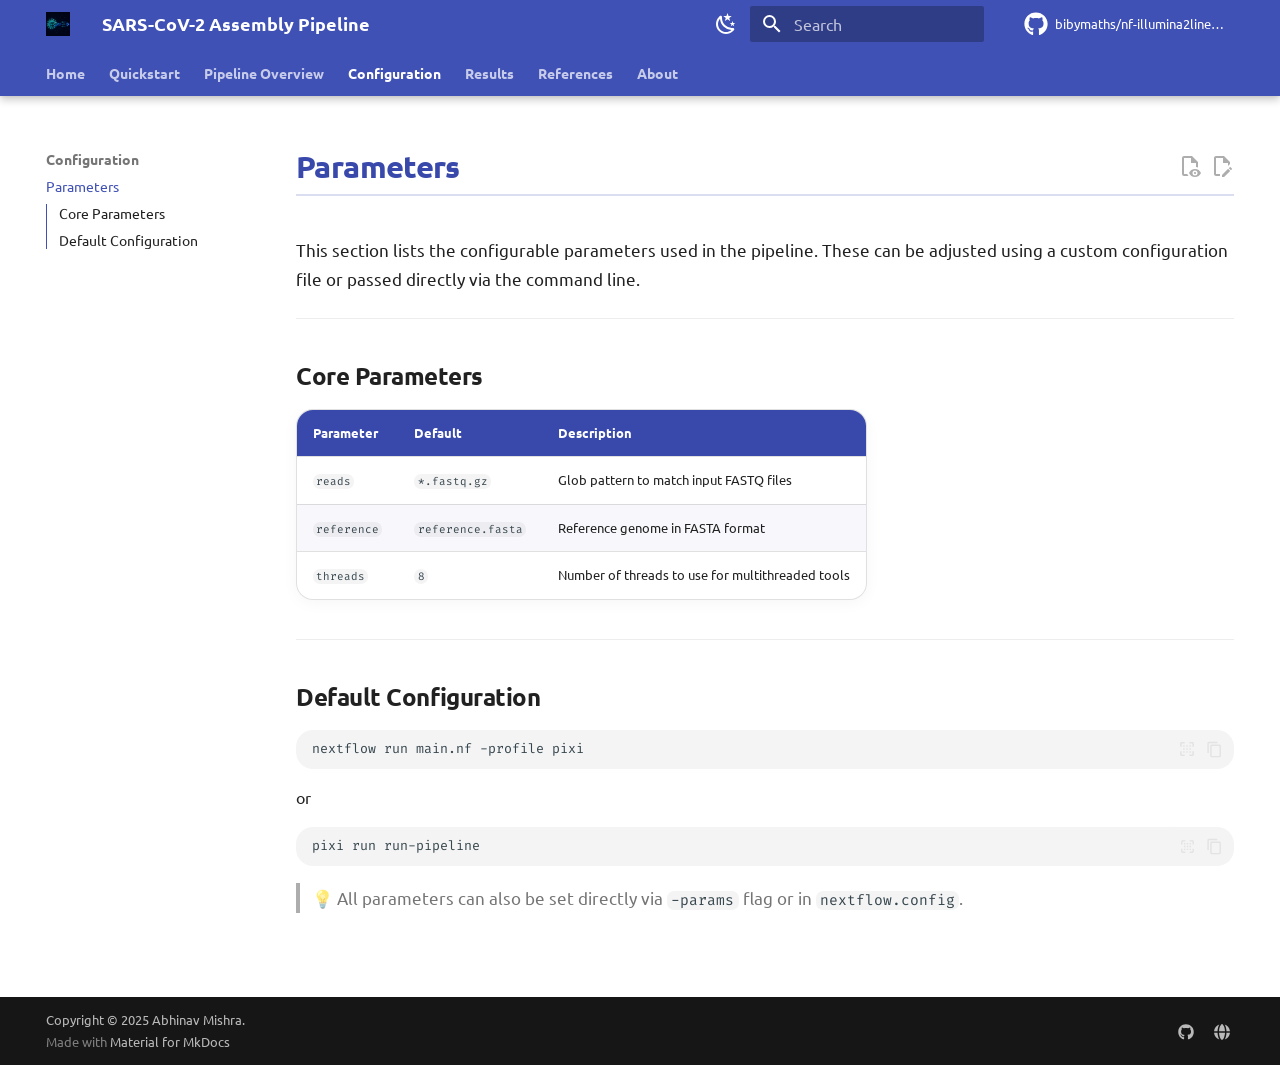
<file: parameters.html>
<!doctype html>
<html lang="en" class="no-js">
  <head>
    
      <meta charset="utf-8">
      <meta name="viewport" content="width=device-width,initial-scale=1">
      
        <meta name="description" content="Documentation for the SARS-CoV-2 genome assembly and analysis pipeline using Nextflow">
      
      
        <meta name="author" content="Abhinav Mishra">
      
      
        <link rel="canonical" href="https://bibymaths.github.io/nf-illumina2lineage/parameters.html">
      
      
        <link rel="prev" href="processes.html">
      
      
        <link rel="next" href="outputs.html">
      
      
        
      
      
      <link rel="icon" href="assets/favicon.png">
      <meta name="generator" content="mkdocs-1.6.1, mkdocs-material-9.7.6">
    
    
      
        <title>Parameters - SARS-CoV-2 Assembly Pipeline</title>
      
    
    
      <link rel="stylesheet" href="assets/stylesheets/main.484c7ddc.min.css">
      
        
        <link rel="stylesheet" href="assets/stylesheets/palette.ab4e12ef.min.css">
      
      


    
    
      
    
    
      
        
        
        <link rel="preconnect" href="https://fonts.gstatic.com" crossorigin>
        <link rel="stylesheet" href="https://fonts.googleapis.com/css?family=Ubuntu:300,300i,400,400i,700,700i%7CFira+Code:400,400i,700,700i&display=fallback">
        <style>:root{--md-text-font:"Ubuntu";--md-code-font:"Fira Code"}</style>
      
    
    
      <link rel="stylesheet" href="assets/stylesheets/extra.css">
    
    <script>__md_scope=new URL(".",location),__md_hash=e=>[...e].reduce(((e,_)=>(e<<5)-e+_.charCodeAt(0)),0),__md_get=(e,_=localStorage,t=__md_scope)=>JSON.parse(_.getItem(t.pathname+"."+e)),__md_set=(e,_,t=localStorage,a=__md_scope)=>{try{t.setItem(a.pathname+"."+e,JSON.stringify(_))}catch(e){}}</script>
    
      

    
    
  </head>
  
  
    
    
      
    
    
    
    
    <body dir="ltr" data-md-color-scheme="default" data-md-color-primary="indigo" data-md-color-accent="cyan">
  
    
    <input class="md-toggle" data-md-toggle="drawer" type="checkbox" id="__drawer" autocomplete="off">
    <input class="md-toggle" data-md-toggle="search" type="checkbox" id="__search" autocomplete="off">
    <label class="md-overlay" for="__drawer"></label>
    <div data-md-component="skip">
      
        
        <a href="#core-parameters" class="md-skip">
          Skip to content
        </a>
      
    </div>
    <div data-md-component="announce">
      
    </div>
    
    
      

  

<header class="md-header md-header--shadow md-header--lifted" data-md-component="header">
  <nav class="md-header__inner md-grid" aria-label="Header">
    <a href="index.html" title="SARS-CoV-2 Assembly Pipeline" class="md-header__button md-logo" aria-label="SARS-CoV-2 Assembly Pipeline" data-md-component="logo">
      
  <img src="assets/logo.png" alt="logo">

    </a>
    <label class="md-header__button md-icon" for="__drawer">
      
      <svg xmlns="http://www.w3.org/2000/svg" viewBox="0 0 24 24"><path d="M3 6h18v2H3zm0 5h18v2H3zm0 5h18v2H3z"/></svg>
    </label>
    <div class="md-header__title" data-md-component="header-title">
      <div class="md-header__ellipsis">
        <div class="md-header__topic">
          <span class="md-ellipsis">
            SARS-CoV-2 Assembly Pipeline
          </span>
        </div>
        <div class="md-header__topic" data-md-component="header-topic">
          <span class="md-ellipsis">
            
              Parameters
            
          </span>
        </div>
      </div>
    </div>
    
      
        <form class="md-header__option" data-md-component="palette">
  
    
    
    
    <input class="md-option" data-md-color-media="" data-md-color-scheme="default" data-md-color-primary="indigo" data-md-color-accent="cyan"  aria-label="Switch to dark mode"  type="radio" name="__palette" id="__palette_0">
    
      <label class="md-header__button md-icon" title="Switch to dark mode" for="__palette_1" hidden>
        <svg xmlns="http://www.w3.org/2000/svg" viewBox="0 0 24 24"><path d="m17.75 4.09-2.53 1.94.91 3.06-2.63-1.81-2.63 1.81.91-3.06-2.53-1.94L12.44 4l1.06-3 1.06 3zm3.5 6.91-1.64 1.25.59 1.98-1.7-1.17-1.7 1.17.59-1.98L15.75 11l2.06-.05L18.5 9l.69 1.95zm-2.28 4.95c.83-.08 1.72 1.1 1.19 1.85-.32.45-.66.87-1.08 1.27C15.17 23 8.84 23 4.94 19.07c-3.91-3.9-3.91-10.24 0-14.14.4-.4.82-.76 1.27-1.08.75-.53 1.93.36 1.85 1.19-.27 2.86.69 5.83 2.89 8.02a9.96 9.96 0 0 0 8.02 2.89m-1.64 2.02a12.08 12.08 0 0 1-7.8-3.47c-2.17-2.19-3.33-5-3.49-7.82-2.81 3.14-2.7 7.96.31 10.98 3.02 3.01 7.84 3.12 10.98.31"/></svg>
      </label>
    
  
    
    
    
    <input class="md-option" data-md-color-media="" data-md-color-scheme="slate" data-md-color-primary="indigo" data-md-color-accent="cyan"  aria-label="Switch to light mode"  type="radio" name="__palette" id="__palette_1">
    
      <label class="md-header__button md-icon" title="Switch to light mode" for="__palette_0" hidden>
        <svg xmlns="http://www.w3.org/2000/svg" viewBox="0 0 24 24"><path d="M12 7a5 5 0 0 1 5 5 5 5 0 0 1-5 5 5 5 0 0 1-5-5 5 5 0 0 1 5-5m0 2a3 3 0 0 0-3 3 3 3 0 0 0 3 3 3 3 0 0 0 3-3 3 3 0 0 0-3-3m0-7 2.39 3.42C13.65 5.15 12.84 5 12 5s-1.65.15-2.39.42zM3.34 7l4.16-.35A7.2 7.2 0 0 0 5.94 8.5c-.44.74-.69 1.5-.83 2.29zm.02 10 1.76-3.77a7.131 7.131 0 0 0 2.38 4.14zM20.65 7l-1.77 3.79a7.02 7.02 0 0 0-2.38-4.15zm-.01 10-4.14.36c.59-.51 1.12-1.14 1.54-1.86.42-.73.69-1.5.83-2.29zM12 22l-2.41-3.44c.74.27 1.55.44 2.41.44.82 0 1.63-.17 2.37-.44z"/></svg>
      </label>
    
  
</form>
      
    
    
      <script>var palette=__md_get("__palette");if(palette&&palette.color){if("(prefers-color-scheme)"===palette.color.media){var media=matchMedia("(prefers-color-scheme: light)"),input=document.querySelector(media.matches?"[data-md-color-media='(prefers-color-scheme: light)']":"[data-md-color-media='(prefers-color-scheme: dark)']");palette.color.media=input.getAttribute("data-md-color-media"),palette.color.scheme=input.getAttribute("data-md-color-scheme"),palette.color.primary=input.getAttribute("data-md-color-primary"),palette.color.accent=input.getAttribute("data-md-color-accent")}for(var[key,value]of Object.entries(palette.color))document.body.setAttribute("data-md-color-"+key,value)}</script>
    
    
    
      
      
        <label class="md-header__button md-icon" for="__search">
          
          <svg xmlns="http://www.w3.org/2000/svg" viewBox="0 0 24 24"><path d="M9.5 3A6.5 6.5 0 0 1 16 9.5c0 1.61-.59 3.09-1.56 4.23l.27.27h.79l5 5-1.5 1.5-5-5v-.79l-.27-.27A6.52 6.52 0 0 1 9.5 16 6.5 6.5 0 0 1 3 9.5 6.5 6.5 0 0 1 9.5 3m0 2C7 5 5 7 5 9.5S7 14 9.5 14 14 12 14 9.5 12 5 9.5 5"/></svg>
        </label>
        <div class="md-search" data-md-component="search" role="dialog">
  <label class="md-search__overlay" for="__search"></label>
  <div class="md-search__inner" role="search">
    <form class="md-search__form" name="search">
      <input type="text" class="md-search__input" name="query" aria-label="Search" placeholder="Search" autocapitalize="off" autocorrect="off" autocomplete="off" spellcheck="false" data-md-component="search-query" required>
      <label class="md-search__icon md-icon" for="__search">
        
        <svg xmlns="http://www.w3.org/2000/svg" viewBox="0 0 24 24"><path d="M9.5 3A6.5 6.5 0 0 1 16 9.5c0 1.61-.59 3.09-1.56 4.23l.27.27h.79l5 5-1.5 1.5-5-5v-.79l-.27-.27A6.52 6.52 0 0 1 9.5 16 6.5 6.5 0 0 1 3 9.5 6.5 6.5 0 0 1 9.5 3m0 2C7 5 5 7 5 9.5S7 14 9.5 14 14 12 14 9.5 12 5 9.5 5"/></svg>
        
        <svg xmlns="http://www.w3.org/2000/svg" viewBox="0 0 24 24"><path d="M20 11v2H8l5.5 5.5-1.42 1.42L4.16 12l7.92-7.92L13.5 5.5 8 11z"/></svg>
      </label>
      <nav class="md-search__options" aria-label="Search">
        
          <a href="javascript:void(0)" class="md-search__icon md-icon" title="Share" aria-label="Share" data-clipboard data-clipboard-text="" data-md-component="search-share" tabindex="-1">
            
            <svg xmlns="http://www.w3.org/2000/svg" viewBox="0 0 24 24"><path d="M18 16.08c-.76 0-1.44.3-1.96.77L8.91 12.7c.05-.23.09-.46.09-.7s-.04-.47-.09-.7l7.05-4.11c.54.5 1.25.81 2.04.81a3 3 0 0 0 3-3 3 3 0 0 0-3-3 3 3 0 0 0-3 3c0 .24.04.47.09.7L8.04 9.81C7.5 9.31 6.79 9 6 9a3 3 0 0 0-3 3 3 3 0 0 0 3 3c.79 0 1.5-.31 2.04-.81l7.12 4.15c-.05.21-.08.43-.08.66 0 1.61 1.31 2.91 2.92 2.91s2.92-1.3 2.92-2.91A2.92 2.92 0 0 0 18 16.08"/></svg>
          </a>
        
        <button type="reset" class="md-search__icon md-icon" title="Clear" aria-label="Clear" tabindex="-1">
          
          <svg xmlns="http://www.w3.org/2000/svg" viewBox="0 0 24 24"><path d="M19 6.41 17.59 5 12 10.59 6.41 5 5 6.41 10.59 12 5 17.59 6.41 19 12 13.41 17.59 19 19 17.59 13.41 12z"/></svg>
        </button>
      </nav>
      
        <div class="md-search__suggest" data-md-component="search-suggest"></div>
      
    </form>
    <div class="md-search__output">
      <div class="md-search__scrollwrap" tabindex="0" data-md-scrollfix>
        <div class="md-search-result" data-md-component="search-result">
          <div class="md-search-result__meta">
            Initializing search
          </div>
          <ol class="md-search-result__list" role="presentation"></ol>
        </div>
      </div>
    </div>
  </div>
</div>
      
    
    
      <div class="md-header__source">
        <a href="https://github.com/bibymaths/nf-illumina2lineage" title="Go to repository" class="md-source" data-md-component="source">
  <div class="md-source__icon md-icon">
    
    <svg xmlns="http://www.w3.org/2000/svg" viewBox="0 0 512 512"><!--! Font Awesome Free 7.1.0 by @fontawesome - https://fontawesome.com License - https://fontawesome.com/license/free (Icons: CC BY 4.0, Fonts: SIL OFL 1.1, Code: MIT License) Copyright 2025 Fonticons, Inc.--><path d="M173.9 397.4c0 2-2.3 3.6-5.2 3.6-3.3.3-5.6-1.3-5.6-3.6 0-2 2.3-3.6 5.2-3.6 3-.3 5.6 1.3 5.6 3.6m-31.1-4.5c-.7 2 1.3 4.3 4.3 4.9 2.6 1 5.6 0 6.2-2s-1.3-4.3-4.3-5.2c-2.6-.7-5.5.3-6.2 2.3m44.2-1.7c-2.9.7-4.9 2.6-4.6 4.9.3 2 2.9 3.3 5.9 2.6 2.9-.7 4.9-2.6 4.6-4.6-.3-1.9-3-3.2-5.9-2.9M252.8 8C114.1 8 8 113.3 8 252c0 110.9 69.8 205.8 169.5 239.2 12.8 2.3 17.3-5.6 17.3-12.1 0-6.2-.3-40.4-.3-61.4 0 0-70 15-84.7-29.8 0 0-11.4-29.1-27.8-36.6 0 0-22.9-15.7 1.6-15.4 0 0 24.9 2 38.6 25.8 21.9 38.6 58.6 27.5 72.9 20.9 2.3-16 8.8-27.1 16-33.7-55.9-6.2-112.3-14.3-112.3-110.5 0-27.5 7.6-41.3 23.6-58.9-2.6-6.5-11.1-33.3 2.6-67.9 20.9-6.5 69 27 69 27 20-5.6 41.5-8.5 62.8-8.5s42.8 2.9 62.8 8.5c0 0 48.1-33.6 69-27 13.7 34.7 5.2 61.4 2.6 67.9 16 17.7 25.8 31.5 25.8 58.9 0 96.5-58.9 104.2-114.8 110.5 9.2 7.9 17 22.9 17 46.4 0 33.7-.3 75.4-.3 83.6 0 6.5 4.6 14.4 17.3 12.1C436.2 457.8 504 362.9 504 252 504 113.3 391.5 8 252.8 8M105.2 352.9c-1.3 1-1 3.3.7 5.2 1.6 1.6 3.9 2.3 5.2 1 1.3-1 1-3.3-.7-5.2-1.6-1.6-3.9-2.3-5.2-1m-10.8-8.1c-.7 1.3.3 2.9 2.3 3.9 1.6 1 3.6.7 4.3-.7.7-1.3-.3-2.9-2.3-3.9-2-.6-3.6-.3-4.3.7m32.4 35.6c-1.6 1.3-1 4.3 1.3 6.2 2.3 2.3 5.2 2.6 6.5 1 1.3-1.3.7-4.3-1.3-6.2-2.2-2.3-5.2-2.6-6.5-1m-11.4-14.7c-1.6 1-1.6 3.6 0 5.9s4.3 3.3 5.6 2.3c1.6-1.3 1.6-3.9 0-6.2-1.4-2.3-4-3.3-5.6-2"/></svg>
  </div>
  <div class="md-source__repository">
    bibymaths/nf-illumina2lineage
  </div>
</a>
      </div>
    
  </nav>
  
    
      
<nav class="md-tabs" aria-label="Tabs" data-md-component="tabs">
  <div class="md-grid">
    <ul class="md-tabs__list">
      
        
  
  
  
  
    <li class="md-tabs__item">
      <a href="index.html" class="md-tabs__link">
        
  
  
    
  
  Home

      </a>
    </li>
  

      
        
  
  
  
  
    <li class="md-tabs__item">
      <a href="quickstart.html" class="md-tabs__link">
        
  
  
    
  
  Quickstart

      </a>
    </li>
  

      
        
  
  
  
  
    
    
      <li class="md-tabs__item">
        <a href="workflow.html" class="md-tabs__link">
          
  
  
    
  
  Pipeline Overview

        </a>
      </li>
    
  

      
        
  
  
  
    
  
  
    
    
      <li class="md-tabs__item md-tabs__item--active">
        <a href="parameters.html" class="md-tabs__link">
          
  
  
    
  
  Configuration

        </a>
      </li>
    
  

      
        
  
  
  
  
    
    
      <li class="md-tabs__item">
        <a href="outputs.html" class="md-tabs__link">
          
  
  
    
  
  Results

        </a>
      </li>
    
  

      
        
  
  
  
  
    <li class="md-tabs__item">
      <a href="references.html" class="md-tabs__link">
        
  
  
    
  
  References

      </a>
    </li>
  

      
        
  
  
  
  
    <li class="md-tabs__item">
      <a href="about.html" class="md-tabs__link">
        
  
  
    
  
  About

      </a>
    </li>
  

      
    </ul>
  </div>
</nav>
    
  
</header>
    
    <div class="md-container" data-md-component="container">
      
      
        
      
      <main class="md-main" data-md-component="main">
        <div class="md-main__inner md-grid">
          
            
              
              <div class="md-sidebar md-sidebar--primary" data-md-component="sidebar" data-md-type="navigation" >
                <div class="md-sidebar__scrollwrap">
                  <div class="md-sidebar__inner">
                    


  


  

<nav class="md-nav md-nav--primary md-nav--lifted md-nav--integrated" aria-label="Navigation" data-md-level="0">
  <label class="md-nav__title" for="__drawer">
    <a href="index.html" title="SARS-CoV-2 Assembly Pipeline" class="md-nav__button md-logo" aria-label="SARS-CoV-2 Assembly Pipeline" data-md-component="logo">
      
  <img src="assets/logo.png" alt="logo">

    </a>
    SARS-CoV-2 Assembly Pipeline
  </label>
  
    <div class="md-nav__source">
      <a href="https://github.com/bibymaths/nf-illumina2lineage" title="Go to repository" class="md-source" data-md-component="source">
  <div class="md-source__icon md-icon">
    
    <svg xmlns="http://www.w3.org/2000/svg" viewBox="0 0 512 512"><!--! Font Awesome Free 7.1.0 by @fontawesome - https://fontawesome.com License - https://fontawesome.com/license/free (Icons: CC BY 4.0, Fonts: SIL OFL 1.1, Code: MIT License) Copyright 2025 Fonticons, Inc.--><path d="M173.9 397.4c0 2-2.3 3.6-5.2 3.6-3.3.3-5.6-1.3-5.6-3.6 0-2 2.3-3.6 5.2-3.6 3-.3 5.6 1.3 5.6 3.6m-31.1-4.5c-.7 2 1.3 4.3 4.3 4.9 2.6 1 5.6 0 6.2-2s-1.3-4.3-4.3-5.2c-2.6-.7-5.5.3-6.2 2.3m44.2-1.7c-2.9.7-4.9 2.6-4.6 4.9.3 2 2.9 3.3 5.9 2.6 2.9-.7 4.9-2.6 4.6-4.6-.3-1.9-3-3.2-5.9-2.9M252.8 8C114.1 8 8 113.3 8 252c0 110.9 69.8 205.8 169.5 239.2 12.8 2.3 17.3-5.6 17.3-12.1 0-6.2-.3-40.4-.3-61.4 0 0-70 15-84.7-29.8 0 0-11.4-29.1-27.8-36.6 0 0-22.9-15.7 1.6-15.4 0 0 24.9 2 38.6 25.8 21.9 38.6 58.6 27.5 72.9 20.9 2.3-16 8.8-27.1 16-33.7-55.9-6.2-112.3-14.3-112.3-110.5 0-27.5 7.6-41.3 23.6-58.9-2.6-6.5-11.1-33.3 2.6-67.9 20.9-6.5 69 27 69 27 20-5.6 41.5-8.5 62.8-8.5s42.8 2.9 62.8 8.5c0 0 48.1-33.6 69-27 13.7 34.7 5.2 61.4 2.6 67.9 16 17.7 25.8 31.5 25.8 58.9 0 96.5-58.9 104.2-114.8 110.5 9.2 7.9 17 22.9 17 46.4 0 33.7-.3 75.4-.3 83.6 0 6.5 4.6 14.4 17.3 12.1C436.2 457.8 504 362.9 504 252 504 113.3 391.5 8 252.8 8M105.2 352.9c-1.3 1-1 3.3.7 5.2 1.6 1.6 3.9 2.3 5.2 1 1.3-1 1-3.3-.7-5.2-1.6-1.6-3.9-2.3-5.2-1m-10.8-8.1c-.7 1.3.3 2.9 2.3 3.9 1.6 1 3.6.7 4.3-.7.7-1.3-.3-2.9-2.3-3.9-2-.6-3.6-.3-4.3.7m32.4 35.6c-1.6 1.3-1 4.3 1.3 6.2 2.3 2.3 5.2 2.6 6.5 1 1.3-1.3.7-4.3-1.3-6.2-2.2-2.3-5.2-2.6-6.5-1m-11.4-14.7c-1.6 1-1.6 3.6 0 5.9s4.3 3.3 5.6 2.3c1.6-1.3 1.6-3.9 0-6.2-1.4-2.3-4-3.3-5.6-2"/></svg>
  </div>
  <div class="md-source__repository">
    bibymaths/nf-illumina2lineage
  </div>
</a>
    </div>
  
  <ul class="md-nav__list" data-md-scrollfix>
    
      
      
  
  
  
  
    <li class="md-nav__item">
      <a href="index.html" class="md-nav__link">
        
  
  
  <span class="md-ellipsis">
    
  
    Home
  

    
  </span>
  
  

      </a>
    </li>
  

    
      
      
  
  
  
  
    <li class="md-nav__item">
      <a href="quickstart.html" class="md-nav__link">
        
  
  
  <span class="md-ellipsis">
    
  
    Quickstart
  

    
  </span>
  
  

      </a>
    </li>
  

    
      
      
  
  
  
  
    
    
      
        
      
        
      
    
    
    
      
      
        
      
    
    
    <li class="md-nav__item md-nav__item--nested">
      
        
        
          
        
        <input class="md-nav__toggle md-toggle md-toggle--indeterminate" type="checkbox" id="__nav_3" >
        
          
          <label class="md-nav__link" for="__nav_3" id="__nav_3_label" tabindex="0">
            
  
  
  <span class="md-ellipsis">
    
  
    Pipeline Overview
  

    
  </span>
  
  

            <span class="md-nav__icon md-icon"></span>
          </label>
        
        <nav class="md-nav" data-md-level="1" aria-labelledby="__nav_3_label" aria-expanded="false">
          <label class="md-nav__title" for="__nav_3">
            <span class="md-nav__icon md-icon"></span>
            
  
    Pipeline Overview
  

          </label>
          <ul class="md-nav__list" data-md-scrollfix>
            
              
                
  
  
  
  
    <li class="md-nav__item">
      <a href="workflow.html" class="md-nav__link">
        
  
  
  <span class="md-ellipsis">
    
  
    Workflow Diagram
  

    
  </span>
  
  

      </a>
    </li>
  

              
            
              
                
  
  
  
  
    <li class="md-nav__item">
      <a href="processes.html" class="md-nav__link">
        
  
  
  <span class="md-ellipsis">
    
  
    Process Details
  

    
  </span>
  
  

      </a>
    </li>
  

              
            
          </ul>
        </nav>
      
    </li>
  

    
      
      
  
  
    
  
  
  
    
    
      
        
      
    
    
    
      
        
        
      
      
        
      
    
    
    <li class="md-nav__item md-nav__item--active md-nav__item--section md-nav__item--nested">
      
        
        
        <input class="md-nav__toggle md-toggle " type="checkbox" id="__nav_4" checked>
        
          
          <label class="md-nav__link" for="__nav_4" id="__nav_4_label" tabindex="">
            
  
  
  <span class="md-ellipsis">
    
  
    Configuration
  

    
  </span>
  
  

            <span class="md-nav__icon md-icon"></span>
          </label>
        
        <nav class="md-nav" data-md-level="1" aria-labelledby="__nav_4_label" aria-expanded="true">
          <label class="md-nav__title" for="__nav_4">
            <span class="md-nav__icon md-icon"></span>
            
  
    Configuration
  

          </label>
          <ul class="md-nav__list" data-md-scrollfix>
            
              
                
  
  
    
  
  
  
    <li class="md-nav__item md-nav__item--active">
      
      <input class="md-nav__toggle md-toggle" type="checkbox" id="__toc">
      
      
      
        <label class="md-nav__link md-nav__link--active" for="__toc">
          
  
  
  <span class="md-ellipsis">
    
  
    Parameters
  

    
  </span>
  
  

          <span class="md-nav__icon md-icon"></span>
        </label>
      
      <a href="parameters.html" class="md-nav__link md-nav__link--active">
        
  
  
  <span class="md-ellipsis">
    
  
    Parameters
  

    
  </span>
  
  

      </a>
      
        

  

<nav class="md-nav md-nav--secondary" aria-label="On this page">
  
  
  
  
    <label class="md-nav__title" for="__toc">
      <span class="md-nav__icon md-icon"></span>
      On this page
    </label>
    <ul class="md-nav__list" data-md-component="toc" data-md-scrollfix>
      
        <li class="md-nav__item">
  <a href="#core-parameters" class="md-nav__link">
    <span class="md-ellipsis">
      
        Core Parameters
      
    </span>
  </a>
  
</li>
      
        <li class="md-nav__item">
  <a href="#default-configuration" class="md-nav__link">
    <span class="md-ellipsis">
      
        Default Configuration
      
    </span>
  </a>
  
</li>
      
    </ul>
  
</nav>
      
    </li>
  

              
            
          </ul>
        </nav>
      
    </li>
  

    
      
      
  
  
  
  
    
    
      
        
      
        
      
    
    
    
      
      
        
      
    
    
    <li class="md-nav__item md-nav__item--nested">
      
        
        
          
        
        <input class="md-nav__toggle md-toggle md-toggle--indeterminate" type="checkbox" id="__nav_5" >
        
          
          <label class="md-nav__link" for="__nav_5" id="__nav_5_label" tabindex="0">
            
  
  
  <span class="md-ellipsis">
    
  
    Results
  

    
  </span>
  
  

            <span class="md-nav__icon md-icon"></span>
          </label>
        
        <nav class="md-nav" data-md-level="1" aria-labelledby="__nav_5_label" aria-expanded="false">
          <label class="md-nav__title" for="__nav_5">
            <span class="md-nav__icon md-icon"></span>
            
  
    Results
  

          </label>
          <ul class="md-nav__list" data-md-scrollfix>
            
              
                
  
  
  
  
    <li class="md-nav__item">
      <a href="outputs.html" class="md-nav__link">
        
  
  
  <span class="md-ellipsis">
    
  
    Output Structure
  

    
  </span>
  
  

      </a>
    </li>
  

              
            
              
                
  
  
  
  
    <li class="md-nav__item">
      <a href="lineage_qc.html" class="md-nav__link">
        
  
  
  <span class="md-ellipsis">
    
  
    Lineage & QC
  

    
  </span>
  
  

      </a>
    </li>
  

              
            
          </ul>
        </nav>
      
    </li>
  

    
      
      
  
  
  
  
    <li class="md-nav__item">
      <a href="references.html" class="md-nav__link">
        
  
  
  <span class="md-ellipsis">
    
  
    References
  

    
  </span>
  
  

      </a>
    </li>
  

    
      
      
  
  
  
  
    <li class="md-nav__item">
      <a href="about.html" class="md-nav__link">
        
  
  
  <span class="md-ellipsis">
    
  
    About
  

    
  </span>
  
  

      </a>
    </li>
  

    
  </ul>
</nav>
                  </div>
                </div>
              </div>
            
            
          
          
            <div class="md-content" data-md-component="content">
              
              <article class="md-content__inner md-typeset">
                
                  


  
    <a href="https://github.com/bibymaths/nf-illumina2lineage/edit/main/docs/parameters.md" title="Edit this page" class="md-content__button md-icon" rel="edit">
      
      <svg xmlns="http://www.w3.org/2000/svg" viewBox="0 0 24 24"><path d="M10 20H6V4h7v5h5v3.1l2-2V8l-6-6H6c-1.1 0-2 .9-2 2v16c0 1.1.9 2 2 2h4zm10.2-7c.1 0 .3.1.4.2l1.3 1.3c.2.2.2.6 0 .8l-1 1-2.1-2.1 1-1c.1-.1.2-.2.4-.2m0 3.9L14.1 23H12v-2.1l6.1-6.1z"/></svg>
    </a>
  
  
    
      
    
    <a href="https://github.com/bibymaths/nf-illumina2lineage/raw/main/docs/parameters.md" title="View source of this page" class="md-content__button md-icon">
      
      <svg xmlns="http://www.w3.org/2000/svg" viewBox="0 0 24 24"><path d="M17 18c.56 0 1 .44 1 1s-.44 1-1 1-1-.44-1-1 .44-1 1-1m0-3c-2.73 0-5.06 1.66-6 4 .94 2.34 3.27 4 6 4s5.06-1.66 6-4c-.94-2.34-3.27-4-6-4m0 6.5a2.5 2.5 0 0 1-2.5-2.5 2.5 2.5 0 0 1 2.5-2.5 2.5 2.5 0 0 1 2.5 2.5 2.5 2.5 0 0 1-2.5 2.5M9.27 20H6V4h7v5h5v4.07c.7.08 1.36.25 2 .49V8l-6-6H6a2 2 0 0 0-2 2v16a2 2 0 0 0 2 2h4.5a8.2 8.2 0 0 1-1.23-2"/></svg>
    </a>
  


  <h1>Parameters</h1>

<p>This section lists the configurable parameters used in the pipeline. These can be adjusted using a custom configuration
file or passed directly via the command line.</p>
<hr />
<h2 id="core-parameters">Core Parameters<a class="headerlink" href="#core-parameters" title="Permanent link">&para;</a></h2>
<table>
<thead>
<tr>
<th>Parameter</th>
<th>Default</th>
<th>Description</th>
</tr>
</thead>
<tbody>
<tr>
<td><code>reads</code></td>
<td><code>*.fastq.gz</code></td>
<td>Glob pattern to match input FASTQ files</td>
</tr>
<tr>
<td><code>reference</code></td>
<td><code>reference.fasta</code></td>
<td>Reference genome in FASTA format</td>
</tr>
<tr>
<td><code>threads</code></td>
<td><code>8</code></td>
<td>Number of threads to use for multithreaded tools</td>
</tr>
</tbody>
</table>
<hr />
<h2 id="default-configuration">Default Configuration<a class="headerlink" href="#default-configuration" title="Permanent link">&para;</a></h2>
<div class="language-bash highlight"><pre><span></span><code><span id="__span-0-1"><a id="__codelineno-0-1" name="__codelineno-0-1" href="#__codelineno-0-1"></a>nextflow<span class="w"> </span>run<span class="w"> </span>main.nf<span class="w"> </span>-profile<span class="w"> </span>pixi
</span></code></pre></div>
<p>or </p>
<div class="language-bash highlight"><pre><span></span><code><span id="__span-1-1"><a id="__codelineno-1-1" name="__codelineno-1-1" href="#__codelineno-1-1"></a>pixi<span class="w"> </span>run<span class="w"> </span>run-pipeline
</span></code></pre></div>
<blockquote>
<p>💡 All parameters can also be set directly via <code>-params</code> flag or in <code>nextflow.config</code>.</p>
</blockquote>












                
              </article>
            </div>
          
          
<script>var target=document.getElementById(location.hash.slice(1));target&&target.name&&(target.checked=target.name.startsWith("__tabbed_"))</script>
        </div>
        
      </main>
      
        <footer class="md-footer">
  
  <div class="md-footer-meta md-typeset">
    <div class="md-footer-meta__inner md-grid">
      <div class="md-copyright">
  
    <div class="md-copyright__highlight">
      Copyright &copy; 2025 <a href="https://bibymaths.github.io">Abhinav Mishra</a>.
    </div>
  
  
    Made with
    <a href="https://squidfunk.github.io/mkdocs-material/" target="_blank" rel="noopener">
      Material for MkDocs
    </a>
  
</div>
      
        
<div class="md-social">
  
    
    
    
    
    <a href="https://github.com/bibymaths" target="_blank" rel="noopener" title="GitHub" class="md-social__link">
      <svg xmlns="http://www.w3.org/2000/svg" viewBox="0 0 512 512"><!--! Font Awesome Free 7.1.0 by @fontawesome - https://fontawesome.com License - https://fontawesome.com/license/free (Icons: CC BY 4.0, Fonts: SIL OFL 1.1, Code: MIT License) Copyright 2025 Fonticons, Inc.--><path d="M173.9 397.4c0 2-2.3 3.6-5.2 3.6-3.3.3-5.6-1.3-5.6-3.6 0-2 2.3-3.6 5.2-3.6 3-.3 5.6 1.3 5.6 3.6m-31.1-4.5c-.7 2 1.3 4.3 4.3 4.9 2.6 1 5.6 0 6.2-2s-1.3-4.3-4.3-5.2c-2.6-.7-5.5.3-6.2 2.3m44.2-1.7c-2.9.7-4.9 2.6-4.6 4.9.3 2 2.9 3.3 5.9 2.6 2.9-.7 4.9-2.6 4.6-4.6-.3-1.9-3-3.2-5.9-2.9M252.8 8C114.1 8 8 113.3 8 252c0 110.9 69.8 205.8 169.5 239.2 12.8 2.3 17.3-5.6 17.3-12.1 0-6.2-.3-40.4-.3-61.4 0 0-70 15-84.7-29.8 0 0-11.4-29.1-27.8-36.6 0 0-22.9-15.7 1.6-15.4 0 0 24.9 2 38.6 25.8 21.9 38.6 58.6 27.5 72.9 20.9 2.3-16 8.8-27.1 16-33.7-55.9-6.2-112.3-14.3-112.3-110.5 0-27.5 7.6-41.3 23.6-58.9-2.6-6.5-11.1-33.3 2.6-67.9 20.9-6.5 69 27 69 27 20-5.6 41.5-8.5 62.8-8.5s42.8 2.9 62.8 8.5c0 0 48.1-33.6 69-27 13.7 34.7 5.2 61.4 2.6 67.9 16 17.7 25.8 31.5 25.8 58.9 0 96.5-58.9 104.2-114.8 110.5 9.2 7.9 17 22.9 17 46.4 0 33.7-.3 75.4-.3 83.6 0 6.5 4.6 14.4 17.3 12.1C436.2 457.8 504 362.9 504 252 504 113.3 391.5 8 252.8 8M105.2 352.9c-1.3 1-1 3.3.7 5.2 1.6 1.6 3.9 2.3 5.2 1 1.3-1 1-3.3-.7-5.2-1.6-1.6-3.9-2.3-5.2-1m-10.8-8.1c-.7 1.3.3 2.9 2.3 3.9 1.6 1 3.6.7 4.3-.7.7-1.3-.3-2.9-2.3-3.9-2-.6-3.6-.3-4.3.7m32.4 35.6c-1.6 1.3-1 4.3 1.3 6.2 2.3 2.3 5.2 2.6 6.5 1 1.3-1.3.7-4.3-1.3-6.2-2.2-2.3-5.2-2.6-6.5-1m-11.4-14.7c-1.6 1-1.6 3.6 0 5.9s4.3 3.3 5.6 2.3c1.6-1.3 1.6-3.9 0-6.2-1.4-2.3-4-3.3-5.6-2"/></svg>
    </a>
  
    
    
    
    
    <a href="https://bibymaths.github.io" target="_blank" rel="noopener" title="Website" class="md-social__link">
      <svg xmlns="http://www.w3.org/2000/svg" viewBox="0 0 512 512"><!--! Font Awesome Free 7.1.0 by @fontawesome - https://fontawesome.com License - https://fontawesome.com/license/free (Icons: CC BY 4.0, Fonts: SIL OFL 1.1, Code: MIT License) Copyright 2025 Fonticons, Inc.--><path d="M351.9 280H161c2.9 64.5 17.2 123.9 37.5 167.4 11.4 24.5 23.7 41.8 35.1 52.4 11.2 10.5 18.9 12.2 22.9 12.2s11.7-1.7 22.9-12.2c11.4-10.6 23.7-28 35.1-52.4 20.3-43.5 34.6-102.9 37.5-167.4zm-191-48h190.9c-2.8-64.5-17.1-123.9-37.4-167.4-11.4-24.4-23.7-41.8-35.1-52.4C268.1 1.7 260.4 0 256.4 0s-11.7 1.7-22.9 12.2c-11.4 10.6-23.7 28-35.1 52.4-20.3 43.5-34.6 102.9-37.5 167.4m-48 0c3.5-85.6 25.6-165.1 57.9-217.3C78.7 47.3 10.9 131.2 1.5 232zM1.5 280c9.4 100.8 77.2 184.7 169.3 217.3-32.3-52.2-54.4-131.7-57.9-217.3zm398.4 0c-3.5 85.6-25.6 165.1-57.9 217.3 92.1-32.7 159.9-116.5 169.3-217.3zm111.4-48C501.9 131.2 434.1 47.3 342 14.7c32.3 52.2 54.4 131.7 57.9 217.3z"/></svg>
    </a>
  
</div>
      
    </div>
  </div>
</footer>
      
    </div>
    <div class="md-dialog" data-md-component="dialog">
      <div class="md-dialog__inner md-typeset"></div>
    </div>
    
      <div class="md-progress" data-md-component="progress" role="progressbar"></div>
    
    
    
      
      
      <script id="__config" type="application/json">{"annotate": null, "base": ".", "features": ["navigation.instant", "navigation.instant.progress", "navigation.tracking", "navigation.tabs", "navigation.tabs.sticky", "navigation.sections", "navigation.expand", "navigation.indexes", "toc.follow", "toc.integrate", "search.suggest", "search.highlight", "search.share", "content.code.copy", "content.code.select", "content.code.annotate", "content.action.edit", "content.action.view", "header.autohide"], "search": "assets/javascripts/workers/search.2c215733.min.js", "tags": null, "translations": {"clipboard.copied": "Copied to clipboard", "clipboard.copy": "Copy to clipboard", "search.result.more.one": "1 more on this page", "search.result.more.other": "# more on this page", "search.result.none": "No matching documents", "search.result.one": "1 matching document", "search.result.other": "# matching documents", "search.result.placeholder": "Type to start searching", "search.result.term.missing": "Missing", "select.version": "Select version"}, "version": null}</script>
    
    
      <script src="assets/javascripts/bundle.79ae519e.min.js"></script>
      
    
  </body>
</html>
</file>
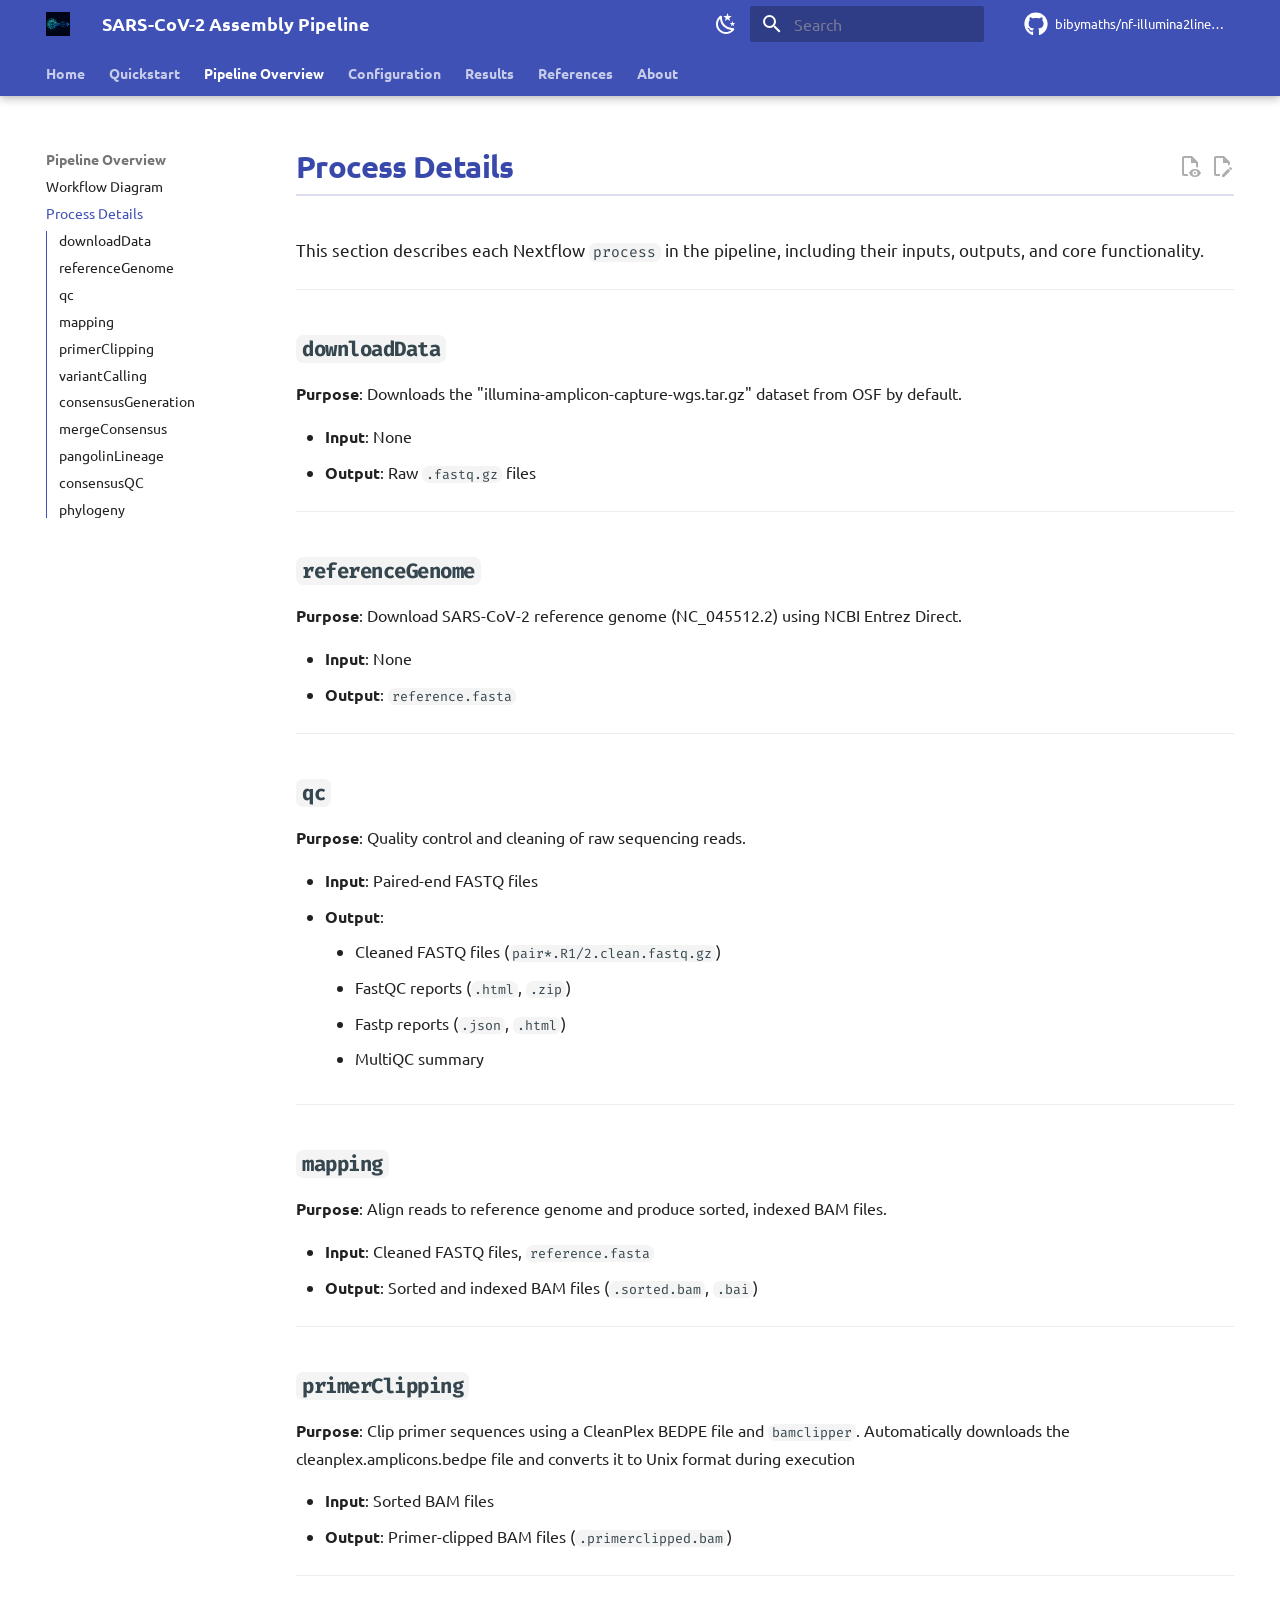
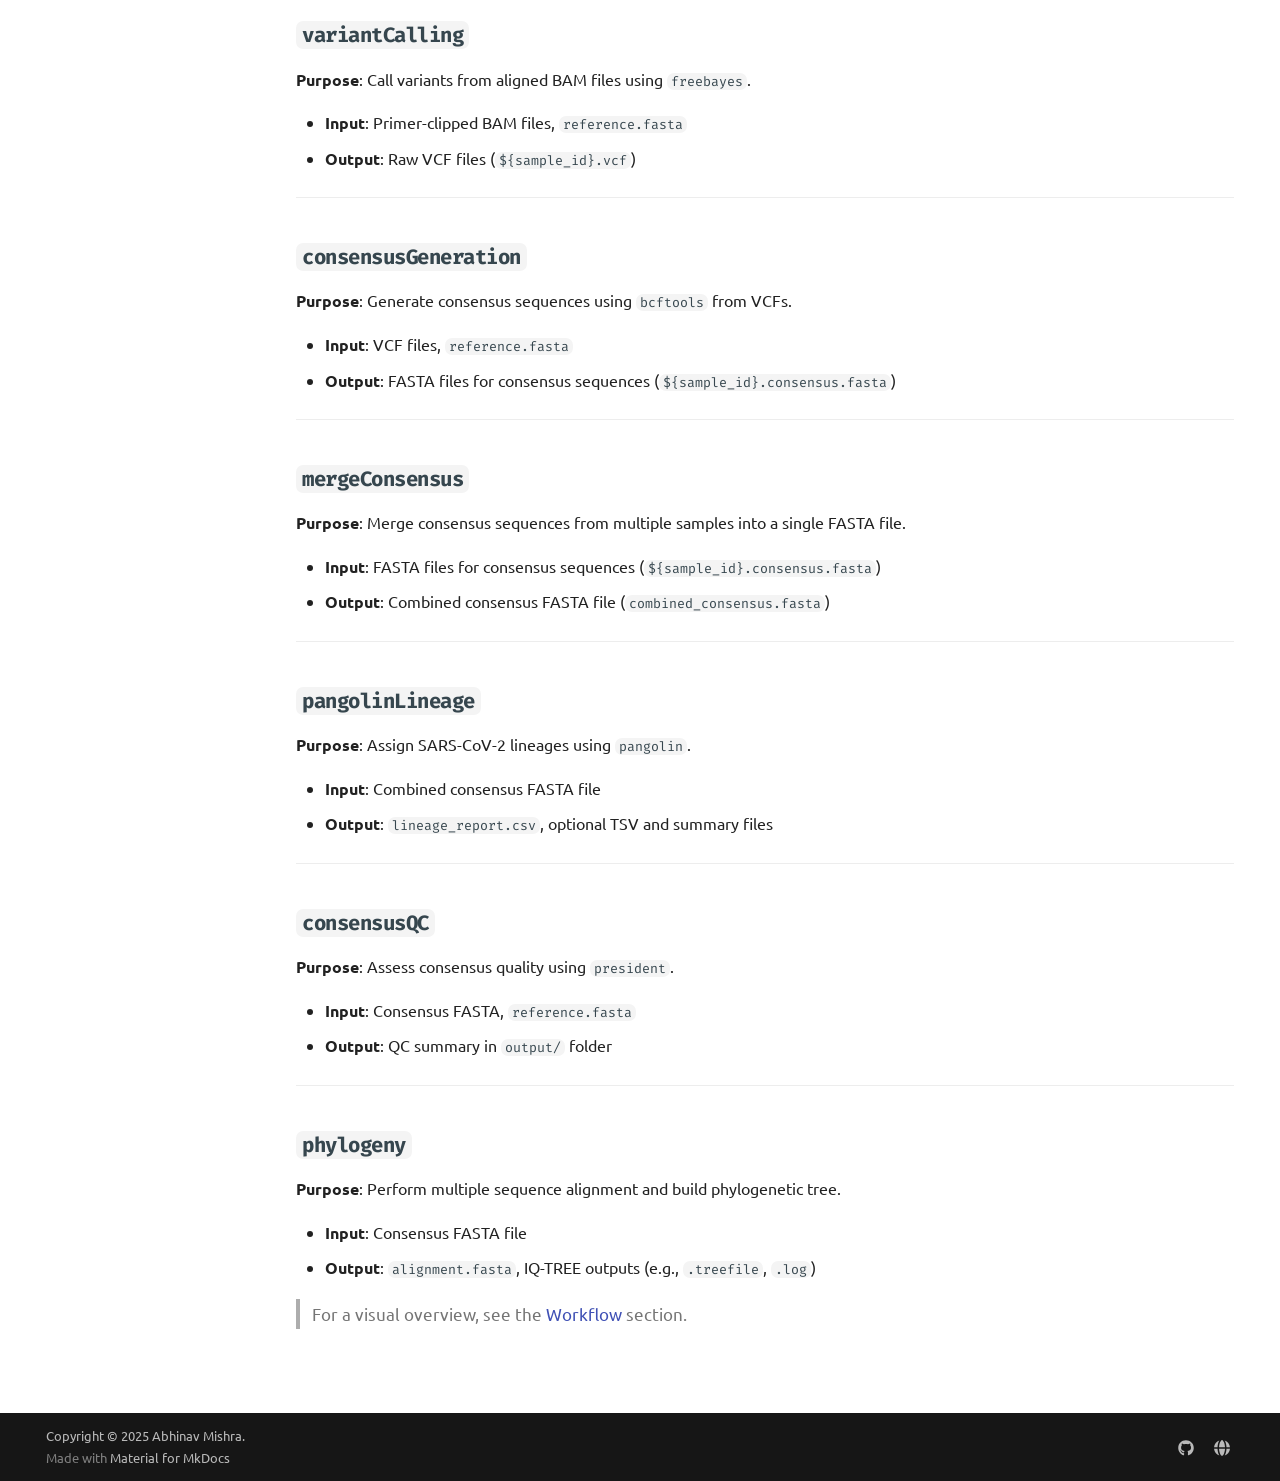
<file: processes.html>
<!doctype html>
<html lang="en" class="no-js">
  <head>
    
      <meta charset="utf-8">
      <meta name="viewport" content="width=device-width,initial-scale=1">
      
        <meta name="description" content="Documentation for the SARS-CoV-2 genome assembly and analysis pipeline using Nextflow">
      
      
        <meta name="author" content="Abhinav Mishra">
      
      
        <link rel="canonical" href="https://bibymaths.github.io/nf-illumina2lineage/processes.html">
      
      
        <link rel="prev" href="workflow.html">
      
      
        <link rel="next" href="parameters.html">
      
      
        
      
      
      <link rel="icon" href="assets/favicon.png">
      <meta name="generator" content="mkdocs-1.6.1, mkdocs-material-9.7.6">
    
    
      
        <title>Process Details - SARS-CoV-2 Assembly Pipeline</title>
      
    
    
      <link rel="stylesheet" href="assets/stylesheets/main.484c7ddc.min.css">
      
        
        <link rel="stylesheet" href="assets/stylesheets/palette.ab4e12ef.min.css">
      
      


    
    
      
    
    
      
        
        
        <link rel="preconnect" href="https://fonts.gstatic.com" crossorigin>
        <link rel="stylesheet" href="https://fonts.googleapis.com/css?family=Ubuntu:300,300i,400,400i,700,700i%7CFira+Code:400,400i,700,700i&display=fallback">
        <style>:root{--md-text-font:"Ubuntu";--md-code-font:"Fira Code"}</style>
      
    
    
      <link rel="stylesheet" href="assets/stylesheets/extra.css">
    
    <script>__md_scope=new URL(".",location),__md_hash=e=>[...e].reduce(((e,_)=>(e<<5)-e+_.charCodeAt(0)),0),__md_get=(e,_=localStorage,t=__md_scope)=>JSON.parse(_.getItem(t.pathname+"."+e)),__md_set=(e,_,t=localStorage,a=__md_scope)=>{try{t.setItem(a.pathname+"."+e,JSON.stringify(_))}catch(e){}}</script>
    
      

    
    
  </head>
  
  
    
    
      
    
    
    
    
    <body dir="ltr" data-md-color-scheme="default" data-md-color-primary="indigo" data-md-color-accent="cyan">
  
    
    <input class="md-toggle" data-md-toggle="drawer" type="checkbox" id="__drawer" autocomplete="off">
    <input class="md-toggle" data-md-toggle="search" type="checkbox" id="__search" autocomplete="off">
    <label class="md-overlay" for="__drawer"></label>
    <div data-md-component="skip">
      
        
        <a href="#downloaddata" class="md-skip">
          Skip to content
        </a>
      
    </div>
    <div data-md-component="announce">
      
    </div>
    
    
      

  

<header class="md-header md-header--shadow md-header--lifted" data-md-component="header">
  <nav class="md-header__inner md-grid" aria-label="Header">
    <a href="index.html" title="SARS-CoV-2 Assembly Pipeline" class="md-header__button md-logo" aria-label="SARS-CoV-2 Assembly Pipeline" data-md-component="logo">
      
  <img src="assets/logo.png" alt="logo">

    </a>
    <label class="md-header__button md-icon" for="__drawer">
      
      <svg xmlns="http://www.w3.org/2000/svg" viewBox="0 0 24 24"><path d="M3 6h18v2H3zm0 5h18v2H3zm0 5h18v2H3z"/></svg>
    </label>
    <div class="md-header__title" data-md-component="header-title">
      <div class="md-header__ellipsis">
        <div class="md-header__topic">
          <span class="md-ellipsis">
            SARS-CoV-2 Assembly Pipeline
          </span>
        </div>
        <div class="md-header__topic" data-md-component="header-topic">
          <span class="md-ellipsis">
            
              Process Details
            
          </span>
        </div>
      </div>
    </div>
    
      
        <form class="md-header__option" data-md-component="palette">
  
    
    
    
    <input class="md-option" data-md-color-media="" data-md-color-scheme="default" data-md-color-primary="indigo" data-md-color-accent="cyan"  aria-label="Switch to dark mode"  type="radio" name="__palette" id="__palette_0">
    
      <label class="md-header__button md-icon" title="Switch to dark mode" for="__palette_1" hidden>
        <svg xmlns="http://www.w3.org/2000/svg" viewBox="0 0 24 24"><path d="m17.75 4.09-2.53 1.94.91 3.06-2.63-1.81-2.63 1.81.91-3.06-2.53-1.94L12.44 4l1.06-3 1.06 3zm3.5 6.91-1.64 1.25.59 1.98-1.7-1.17-1.7 1.17.59-1.98L15.75 11l2.06-.05L18.5 9l.69 1.95zm-2.28 4.95c.83-.08 1.72 1.1 1.19 1.85-.32.45-.66.87-1.08 1.27C15.17 23 8.84 23 4.94 19.07c-3.91-3.9-3.91-10.24 0-14.14.4-.4.82-.76 1.27-1.08.75-.53 1.93.36 1.85 1.19-.27 2.86.69 5.83 2.89 8.02a9.96 9.96 0 0 0 8.02 2.89m-1.64 2.02a12.08 12.08 0 0 1-7.8-3.47c-2.17-2.19-3.33-5-3.49-7.82-2.81 3.14-2.7 7.96.31 10.98 3.02 3.01 7.84 3.12 10.98.31"/></svg>
      </label>
    
  
    
    
    
    <input class="md-option" data-md-color-media="" data-md-color-scheme="slate" data-md-color-primary="indigo" data-md-color-accent="cyan"  aria-label="Switch to light mode"  type="radio" name="__palette" id="__palette_1">
    
      <label class="md-header__button md-icon" title="Switch to light mode" for="__palette_0" hidden>
        <svg xmlns="http://www.w3.org/2000/svg" viewBox="0 0 24 24"><path d="M12 7a5 5 0 0 1 5 5 5 5 0 0 1-5 5 5 5 0 0 1-5-5 5 5 0 0 1 5-5m0 2a3 3 0 0 0-3 3 3 3 0 0 0 3 3 3 3 0 0 0 3-3 3 3 0 0 0-3-3m0-7 2.39 3.42C13.65 5.15 12.84 5 12 5s-1.65.15-2.39.42zM3.34 7l4.16-.35A7.2 7.2 0 0 0 5.94 8.5c-.44.74-.69 1.5-.83 2.29zm.02 10 1.76-3.77a7.131 7.131 0 0 0 2.38 4.14zM20.65 7l-1.77 3.79a7.02 7.02 0 0 0-2.38-4.15zm-.01 10-4.14.36c.59-.51 1.12-1.14 1.54-1.86.42-.73.69-1.5.83-2.29zM12 22l-2.41-3.44c.74.27 1.55.44 2.41.44.82 0 1.63-.17 2.37-.44z"/></svg>
      </label>
    
  
</form>
      
    
    
      <script>var palette=__md_get("__palette");if(palette&&palette.color){if("(prefers-color-scheme)"===palette.color.media){var media=matchMedia("(prefers-color-scheme: light)"),input=document.querySelector(media.matches?"[data-md-color-media='(prefers-color-scheme: light)']":"[data-md-color-media='(prefers-color-scheme: dark)']");palette.color.media=input.getAttribute("data-md-color-media"),palette.color.scheme=input.getAttribute("data-md-color-scheme"),palette.color.primary=input.getAttribute("data-md-color-primary"),palette.color.accent=input.getAttribute("data-md-color-accent")}for(var[key,value]of Object.entries(palette.color))document.body.setAttribute("data-md-color-"+key,value)}</script>
    
    
    
      
      
        <label class="md-header__button md-icon" for="__search">
          
          <svg xmlns="http://www.w3.org/2000/svg" viewBox="0 0 24 24"><path d="M9.5 3A6.5 6.5 0 0 1 16 9.5c0 1.61-.59 3.09-1.56 4.23l.27.27h.79l5 5-1.5 1.5-5-5v-.79l-.27-.27A6.52 6.52 0 0 1 9.5 16 6.5 6.5 0 0 1 3 9.5 6.5 6.5 0 0 1 9.5 3m0 2C7 5 5 7 5 9.5S7 14 9.5 14 14 12 14 9.5 12 5 9.5 5"/></svg>
        </label>
        <div class="md-search" data-md-component="search" role="dialog">
  <label class="md-search__overlay" for="__search"></label>
  <div class="md-search__inner" role="search">
    <form class="md-search__form" name="search">
      <input type="text" class="md-search__input" name="query" aria-label="Search" placeholder="Search" autocapitalize="off" autocorrect="off" autocomplete="off" spellcheck="false" data-md-component="search-query" required>
      <label class="md-search__icon md-icon" for="__search">
        
        <svg xmlns="http://www.w3.org/2000/svg" viewBox="0 0 24 24"><path d="M9.5 3A6.5 6.5 0 0 1 16 9.5c0 1.61-.59 3.09-1.56 4.23l.27.27h.79l5 5-1.5 1.5-5-5v-.79l-.27-.27A6.52 6.52 0 0 1 9.5 16 6.5 6.5 0 0 1 3 9.5 6.5 6.5 0 0 1 9.5 3m0 2C7 5 5 7 5 9.5S7 14 9.5 14 14 12 14 9.5 12 5 9.5 5"/></svg>
        
        <svg xmlns="http://www.w3.org/2000/svg" viewBox="0 0 24 24"><path d="M20 11v2H8l5.5 5.5-1.42 1.42L4.16 12l7.92-7.92L13.5 5.5 8 11z"/></svg>
      </label>
      <nav class="md-search__options" aria-label="Search">
        
          <a href="javascript:void(0)" class="md-search__icon md-icon" title="Share" aria-label="Share" data-clipboard data-clipboard-text="" data-md-component="search-share" tabindex="-1">
            
            <svg xmlns="http://www.w3.org/2000/svg" viewBox="0 0 24 24"><path d="M18 16.08c-.76 0-1.44.3-1.96.77L8.91 12.7c.05-.23.09-.46.09-.7s-.04-.47-.09-.7l7.05-4.11c.54.5 1.25.81 2.04.81a3 3 0 0 0 3-3 3 3 0 0 0-3-3 3 3 0 0 0-3 3c0 .24.04.47.09.7L8.04 9.81C7.5 9.31 6.79 9 6 9a3 3 0 0 0-3 3 3 3 0 0 0 3 3c.79 0 1.5-.31 2.04-.81l7.12 4.15c-.05.21-.08.43-.08.66 0 1.61 1.31 2.91 2.92 2.91s2.92-1.3 2.92-2.91A2.92 2.92 0 0 0 18 16.08"/></svg>
          </a>
        
        <button type="reset" class="md-search__icon md-icon" title="Clear" aria-label="Clear" tabindex="-1">
          
          <svg xmlns="http://www.w3.org/2000/svg" viewBox="0 0 24 24"><path d="M19 6.41 17.59 5 12 10.59 6.41 5 5 6.41 10.59 12 5 17.59 6.41 19 12 13.41 17.59 19 19 17.59 13.41 12z"/></svg>
        </button>
      </nav>
      
        <div class="md-search__suggest" data-md-component="search-suggest"></div>
      
    </form>
    <div class="md-search__output">
      <div class="md-search__scrollwrap" tabindex="0" data-md-scrollfix>
        <div class="md-search-result" data-md-component="search-result">
          <div class="md-search-result__meta">
            Initializing search
          </div>
          <ol class="md-search-result__list" role="presentation"></ol>
        </div>
      </div>
    </div>
  </div>
</div>
      
    
    
      <div class="md-header__source">
        <a href="https://github.com/bibymaths/nf-illumina2lineage" title="Go to repository" class="md-source" data-md-component="source">
  <div class="md-source__icon md-icon">
    
    <svg xmlns="http://www.w3.org/2000/svg" viewBox="0 0 512 512"><!--! Font Awesome Free 7.1.0 by @fontawesome - https://fontawesome.com License - https://fontawesome.com/license/free (Icons: CC BY 4.0, Fonts: SIL OFL 1.1, Code: MIT License) Copyright 2025 Fonticons, Inc.--><path d="M173.9 397.4c0 2-2.3 3.6-5.2 3.6-3.3.3-5.6-1.3-5.6-3.6 0-2 2.3-3.6 5.2-3.6 3-.3 5.6 1.3 5.6 3.6m-31.1-4.5c-.7 2 1.3 4.3 4.3 4.9 2.6 1 5.6 0 6.2-2s-1.3-4.3-4.3-5.2c-2.6-.7-5.5.3-6.2 2.3m44.2-1.7c-2.9.7-4.9 2.6-4.6 4.9.3 2 2.9 3.3 5.9 2.6 2.9-.7 4.9-2.6 4.6-4.6-.3-1.9-3-3.2-5.9-2.9M252.8 8C114.1 8 8 113.3 8 252c0 110.9 69.8 205.8 169.5 239.2 12.8 2.3 17.3-5.6 17.3-12.1 0-6.2-.3-40.4-.3-61.4 0 0-70 15-84.7-29.8 0 0-11.4-29.1-27.8-36.6 0 0-22.9-15.7 1.6-15.4 0 0 24.9 2 38.6 25.8 21.9 38.6 58.6 27.5 72.9 20.9 2.3-16 8.8-27.1 16-33.7-55.9-6.2-112.3-14.3-112.3-110.5 0-27.5 7.6-41.3 23.6-58.9-2.6-6.5-11.1-33.3 2.6-67.9 20.9-6.5 69 27 69 27 20-5.6 41.5-8.5 62.8-8.5s42.8 2.9 62.8 8.5c0 0 48.1-33.6 69-27 13.7 34.7 5.2 61.4 2.6 67.9 16 17.7 25.8 31.5 25.8 58.9 0 96.5-58.9 104.2-114.8 110.5 9.2 7.9 17 22.9 17 46.4 0 33.7-.3 75.4-.3 83.6 0 6.5 4.6 14.4 17.3 12.1C436.2 457.8 504 362.9 504 252 504 113.3 391.5 8 252.8 8M105.2 352.9c-1.3 1-1 3.3.7 5.2 1.6 1.6 3.9 2.3 5.2 1 1.3-1 1-3.3-.7-5.2-1.6-1.6-3.9-2.3-5.2-1m-10.8-8.1c-.7 1.3.3 2.9 2.3 3.9 1.6 1 3.6.7 4.3-.7.7-1.3-.3-2.9-2.3-3.9-2-.6-3.6-.3-4.3.7m32.4 35.6c-1.6 1.3-1 4.3 1.3 6.2 2.3 2.3 5.2 2.6 6.5 1 1.3-1.3.7-4.3-1.3-6.2-2.2-2.3-5.2-2.6-6.5-1m-11.4-14.7c-1.6 1-1.6 3.6 0 5.9s4.3 3.3 5.6 2.3c1.6-1.3 1.6-3.9 0-6.2-1.4-2.3-4-3.3-5.6-2"/></svg>
  </div>
  <div class="md-source__repository">
    bibymaths/nf-illumina2lineage
  </div>
</a>
      </div>
    
  </nav>
  
    
      
<nav class="md-tabs" aria-label="Tabs" data-md-component="tabs">
  <div class="md-grid">
    <ul class="md-tabs__list">
      
        
  
  
  
  
    <li class="md-tabs__item">
      <a href="index.html" class="md-tabs__link">
        
  
  
    
  
  Home

      </a>
    </li>
  

      
        
  
  
  
  
    <li class="md-tabs__item">
      <a href="quickstart.html" class="md-tabs__link">
        
  
  
    
  
  Quickstart

      </a>
    </li>
  

      
        
  
  
  
    
  
  
    
    
      <li class="md-tabs__item md-tabs__item--active">
        <a href="workflow.html" class="md-tabs__link">
          
  
  
    
  
  Pipeline Overview

        </a>
      </li>
    
  

      
        
  
  
  
  
    
    
      <li class="md-tabs__item">
        <a href="parameters.html" class="md-tabs__link">
          
  
  
    
  
  Configuration

        </a>
      </li>
    
  

      
        
  
  
  
  
    
    
      <li class="md-tabs__item">
        <a href="outputs.html" class="md-tabs__link">
          
  
  
    
  
  Results

        </a>
      </li>
    
  

      
        
  
  
  
  
    <li class="md-tabs__item">
      <a href="references.html" class="md-tabs__link">
        
  
  
    
  
  References

      </a>
    </li>
  

      
        
  
  
  
  
    <li class="md-tabs__item">
      <a href="about.html" class="md-tabs__link">
        
  
  
    
  
  About

      </a>
    </li>
  

      
    </ul>
  </div>
</nav>
    
  
</header>
    
    <div class="md-container" data-md-component="container">
      
      
        
      
      <main class="md-main" data-md-component="main">
        <div class="md-main__inner md-grid">
          
            
              
              <div class="md-sidebar md-sidebar--primary" data-md-component="sidebar" data-md-type="navigation" >
                <div class="md-sidebar__scrollwrap">
                  <div class="md-sidebar__inner">
                    


  


  

<nav class="md-nav md-nav--primary md-nav--lifted md-nav--integrated" aria-label="Navigation" data-md-level="0">
  <label class="md-nav__title" for="__drawer">
    <a href="index.html" title="SARS-CoV-2 Assembly Pipeline" class="md-nav__button md-logo" aria-label="SARS-CoV-2 Assembly Pipeline" data-md-component="logo">
      
  <img src="assets/logo.png" alt="logo">

    </a>
    SARS-CoV-2 Assembly Pipeline
  </label>
  
    <div class="md-nav__source">
      <a href="https://github.com/bibymaths/nf-illumina2lineage" title="Go to repository" class="md-source" data-md-component="source">
  <div class="md-source__icon md-icon">
    
    <svg xmlns="http://www.w3.org/2000/svg" viewBox="0 0 512 512"><!--! Font Awesome Free 7.1.0 by @fontawesome - https://fontawesome.com License - https://fontawesome.com/license/free (Icons: CC BY 4.0, Fonts: SIL OFL 1.1, Code: MIT License) Copyright 2025 Fonticons, Inc.--><path d="M173.9 397.4c0 2-2.3 3.6-5.2 3.6-3.3.3-5.6-1.3-5.6-3.6 0-2 2.3-3.6 5.2-3.6 3-.3 5.6 1.3 5.6 3.6m-31.1-4.5c-.7 2 1.3 4.3 4.3 4.9 2.6 1 5.6 0 6.2-2s-1.3-4.3-4.3-5.2c-2.6-.7-5.5.3-6.2 2.3m44.2-1.7c-2.9.7-4.9 2.6-4.6 4.9.3 2 2.9 3.3 5.9 2.6 2.9-.7 4.9-2.6 4.6-4.6-.3-1.9-3-3.2-5.9-2.9M252.8 8C114.1 8 8 113.3 8 252c0 110.9 69.8 205.8 169.5 239.2 12.8 2.3 17.3-5.6 17.3-12.1 0-6.2-.3-40.4-.3-61.4 0 0-70 15-84.7-29.8 0 0-11.4-29.1-27.8-36.6 0 0-22.9-15.7 1.6-15.4 0 0 24.9 2 38.6 25.8 21.9 38.6 58.6 27.5 72.9 20.9 2.3-16 8.8-27.1 16-33.7-55.9-6.2-112.3-14.3-112.3-110.5 0-27.5 7.6-41.3 23.6-58.9-2.6-6.5-11.1-33.3 2.6-67.9 20.9-6.5 69 27 69 27 20-5.6 41.5-8.5 62.8-8.5s42.8 2.9 62.8 8.5c0 0 48.1-33.6 69-27 13.7 34.7 5.2 61.4 2.6 67.9 16 17.7 25.8 31.5 25.8 58.9 0 96.5-58.9 104.2-114.8 110.5 9.2 7.9 17 22.9 17 46.4 0 33.7-.3 75.4-.3 83.6 0 6.5 4.6 14.4 17.3 12.1C436.2 457.8 504 362.9 504 252 504 113.3 391.5 8 252.8 8M105.2 352.9c-1.3 1-1 3.3.7 5.2 1.6 1.6 3.9 2.3 5.2 1 1.3-1 1-3.3-.7-5.2-1.6-1.6-3.9-2.3-5.2-1m-10.8-8.1c-.7 1.3.3 2.9 2.3 3.9 1.6 1 3.6.7 4.3-.7.7-1.3-.3-2.9-2.3-3.9-2-.6-3.6-.3-4.3.7m32.4 35.6c-1.6 1.3-1 4.3 1.3 6.2 2.3 2.3 5.2 2.6 6.5 1 1.3-1.3.7-4.3-1.3-6.2-2.2-2.3-5.2-2.6-6.5-1m-11.4-14.7c-1.6 1-1.6 3.6 0 5.9s4.3 3.3 5.6 2.3c1.6-1.3 1.6-3.9 0-6.2-1.4-2.3-4-3.3-5.6-2"/></svg>
  </div>
  <div class="md-source__repository">
    bibymaths/nf-illumina2lineage
  </div>
</a>
    </div>
  
  <ul class="md-nav__list" data-md-scrollfix>
    
      
      
  
  
  
  
    <li class="md-nav__item">
      <a href="index.html" class="md-nav__link">
        
  
  
  <span class="md-ellipsis">
    
  
    Home
  

    
  </span>
  
  

      </a>
    </li>
  

    
      
      
  
  
  
  
    <li class="md-nav__item">
      <a href="quickstart.html" class="md-nav__link">
        
  
  
  <span class="md-ellipsis">
    
  
    Quickstart
  

    
  </span>
  
  

      </a>
    </li>
  

    
      
      
  
  
    
  
  
  
    
    
      
        
      
        
      
    
    
    
      
        
        
      
      
        
      
    
    
    <li class="md-nav__item md-nav__item--active md-nav__item--section md-nav__item--nested">
      
        
        
        <input class="md-nav__toggle md-toggle " type="checkbox" id="__nav_3" checked>
        
          
          <label class="md-nav__link" for="__nav_3" id="__nav_3_label" tabindex="">
            
  
  
  <span class="md-ellipsis">
    
  
    Pipeline Overview
  

    
  </span>
  
  

            <span class="md-nav__icon md-icon"></span>
          </label>
        
        <nav class="md-nav" data-md-level="1" aria-labelledby="__nav_3_label" aria-expanded="true">
          <label class="md-nav__title" for="__nav_3">
            <span class="md-nav__icon md-icon"></span>
            
  
    Pipeline Overview
  

          </label>
          <ul class="md-nav__list" data-md-scrollfix>
            
              
                
  
  
  
  
    <li class="md-nav__item">
      <a href="workflow.html" class="md-nav__link">
        
  
  
  <span class="md-ellipsis">
    
  
    Workflow Diagram
  

    
  </span>
  
  

      </a>
    </li>
  

              
            
              
                
  
  
    
  
  
  
    <li class="md-nav__item md-nav__item--active">
      
      <input class="md-nav__toggle md-toggle" type="checkbox" id="__toc">
      
      
      
        <label class="md-nav__link md-nav__link--active" for="__toc">
          
  
  
  <span class="md-ellipsis">
    
  
    Process Details
  

    
  </span>
  
  

          <span class="md-nav__icon md-icon"></span>
        </label>
      
      <a href="processes.html" class="md-nav__link md-nav__link--active">
        
  
  
  <span class="md-ellipsis">
    
  
    Process Details
  

    
  </span>
  
  

      </a>
      
        

  

<nav class="md-nav md-nav--secondary" aria-label="On this page">
  
  
  
  
    <label class="md-nav__title" for="__toc">
      <span class="md-nav__icon md-icon"></span>
      On this page
    </label>
    <ul class="md-nav__list" data-md-component="toc" data-md-scrollfix>
      
        <li class="md-nav__item">
  <a href="#downloaddata" class="md-nav__link">
    <span class="md-ellipsis">
      
        downloadData
      
    </span>
  </a>
  
</li>
      
        <li class="md-nav__item">
  <a href="#referencegenome" class="md-nav__link">
    <span class="md-ellipsis">
      
        referenceGenome
      
    </span>
  </a>
  
</li>
      
        <li class="md-nav__item">
  <a href="#qc" class="md-nav__link">
    <span class="md-ellipsis">
      
        qc
      
    </span>
  </a>
  
</li>
      
        <li class="md-nav__item">
  <a href="#mapping" class="md-nav__link">
    <span class="md-ellipsis">
      
        mapping
      
    </span>
  </a>
  
</li>
      
        <li class="md-nav__item">
  <a href="#primerclipping" class="md-nav__link">
    <span class="md-ellipsis">
      
        primerClipping
      
    </span>
  </a>
  
</li>
      
        <li class="md-nav__item">
  <a href="#variantcalling" class="md-nav__link">
    <span class="md-ellipsis">
      
        variantCalling
      
    </span>
  </a>
  
</li>
      
        <li class="md-nav__item">
  <a href="#consensusgeneration" class="md-nav__link">
    <span class="md-ellipsis">
      
        consensusGeneration
      
    </span>
  </a>
  
</li>
      
        <li class="md-nav__item">
  <a href="#mergeconsensus" class="md-nav__link">
    <span class="md-ellipsis">
      
        mergeConsensus
      
    </span>
  </a>
  
</li>
      
        <li class="md-nav__item">
  <a href="#pangolinlineage" class="md-nav__link">
    <span class="md-ellipsis">
      
        pangolinLineage
      
    </span>
  </a>
  
</li>
      
        <li class="md-nav__item">
  <a href="#consensusqc" class="md-nav__link">
    <span class="md-ellipsis">
      
        consensusQC
      
    </span>
  </a>
  
</li>
      
        <li class="md-nav__item">
  <a href="#phylogeny" class="md-nav__link">
    <span class="md-ellipsis">
      
        phylogeny
      
    </span>
  </a>
  
</li>
      
    </ul>
  
</nav>
      
    </li>
  

              
            
          </ul>
        </nav>
      
    </li>
  

    
      
      
  
  
  
  
    
    
      
        
      
    
    
    
      
      
        
      
    
    
    <li class="md-nav__item md-nav__item--nested">
      
        
        
          
        
        <input class="md-nav__toggle md-toggle md-toggle--indeterminate" type="checkbox" id="__nav_4" >
        
          
          <label class="md-nav__link" for="__nav_4" id="__nav_4_label" tabindex="0">
            
  
  
  <span class="md-ellipsis">
    
  
    Configuration
  

    
  </span>
  
  

            <span class="md-nav__icon md-icon"></span>
          </label>
        
        <nav class="md-nav" data-md-level="1" aria-labelledby="__nav_4_label" aria-expanded="false">
          <label class="md-nav__title" for="__nav_4">
            <span class="md-nav__icon md-icon"></span>
            
  
    Configuration
  

          </label>
          <ul class="md-nav__list" data-md-scrollfix>
            
              
                
  
  
  
  
    <li class="md-nav__item">
      <a href="parameters.html" class="md-nav__link">
        
  
  
  <span class="md-ellipsis">
    
  
    Parameters
  

    
  </span>
  
  

      </a>
    </li>
  

              
            
          </ul>
        </nav>
      
    </li>
  

    
      
      
  
  
  
  
    
    
      
        
      
        
      
    
    
    
      
      
        
      
    
    
    <li class="md-nav__item md-nav__item--nested">
      
        
        
          
        
        <input class="md-nav__toggle md-toggle md-toggle--indeterminate" type="checkbox" id="__nav_5" >
        
          
          <label class="md-nav__link" for="__nav_5" id="__nav_5_label" tabindex="0">
            
  
  
  <span class="md-ellipsis">
    
  
    Results
  

    
  </span>
  
  

            <span class="md-nav__icon md-icon"></span>
          </label>
        
        <nav class="md-nav" data-md-level="1" aria-labelledby="__nav_5_label" aria-expanded="false">
          <label class="md-nav__title" for="__nav_5">
            <span class="md-nav__icon md-icon"></span>
            
  
    Results
  

          </label>
          <ul class="md-nav__list" data-md-scrollfix>
            
              
                
  
  
  
  
    <li class="md-nav__item">
      <a href="outputs.html" class="md-nav__link">
        
  
  
  <span class="md-ellipsis">
    
  
    Output Structure
  

    
  </span>
  
  

      </a>
    </li>
  

              
            
              
                
  
  
  
  
    <li class="md-nav__item">
      <a href="lineage_qc.html" class="md-nav__link">
        
  
  
  <span class="md-ellipsis">
    
  
    Lineage & QC
  

    
  </span>
  
  

      </a>
    </li>
  

              
            
          </ul>
        </nav>
      
    </li>
  

    
      
      
  
  
  
  
    <li class="md-nav__item">
      <a href="references.html" class="md-nav__link">
        
  
  
  <span class="md-ellipsis">
    
  
    References
  

    
  </span>
  
  

      </a>
    </li>
  

    
      
      
  
  
  
  
    <li class="md-nav__item">
      <a href="about.html" class="md-nav__link">
        
  
  
  <span class="md-ellipsis">
    
  
    About
  

    
  </span>
  
  

      </a>
    </li>
  

    
  </ul>
</nav>
                  </div>
                </div>
              </div>
            
            
          
          
            <div class="md-content" data-md-component="content">
              
              <article class="md-content__inner md-typeset">
                
                  


  
    <a href="https://github.com/bibymaths/nf-illumina2lineage/edit/main/docs/processes.md" title="Edit this page" class="md-content__button md-icon" rel="edit">
      
      <svg xmlns="http://www.w3.org/2000/svg" viewBox="0 0 24 24"><path d="M10 20H6V4h7v5h5v3.1l2-2V8l-6-6H6c-1.1 0-2 .9-2 2v16c0 1.1.9 2 2 2h4zm10.2-7c.1 0 .3.1.4.2l1.3 1.3c.2.2.2.6 0 .8l-1 1-2.1-2.1 1-1c.1-.1.2-.2.4-.2m0 3.9L14.1 23H12v-2.1l6.1-6.1z"/></svg>
    </a>
  
  
    
      
    
    <a href="https://github.com/bibymaths/nf-illumina2lineage/raw/main/docs/processes.md" title="View source of this page" class="md-content__button md-icon">
      
      <svg xmlns="http://www.w3.org/2000/svg" viewBox="0 0 24 24"><path d="M17 18c.56 0 1 .44 1 1s-.44 1-1 1-1-.44-1-1 .44-1 1-1m0-3c-2.73 0-5.06 1.66-6 4 .94 2.34 3.27 4 6 4s5.06-1.66 6-4c-.94-2.34-3.27-4-6-4m0 6.5a2.5 2.5 0 0 1-2.5-2.5 2.5 2.5 0 0 1 2.5-2.5 2.5 2.5 0 0 1 2.5 2.5 2.5 2.5 0 0 1-2.5 2.5M9.27 20H6V4h7v5h5v4.07c.7.08 1.36.25 2 .49V8l-6-6H6a2 2 0 0 0-2 2v16a2 2 0 0 0 2 2h4.5a8.2 8.2 0 0 1-1.23-2"/></svg>
    </a>
  


  <h1>Process Details</h1>

<p>This section describes each Nextflow <code>process</code> in the pipeline, including their inputs, outputs, and core functionality.</p>
<hr />
<h2 id="downloaddata"><code>downloadData</code><a class="headerlink" href="#downloaddata" title="Permanent link">&para;</a></h2>
<p><strong>Purpose</strong>: Downloads the "illumina-amplicon-capture-wgs.tar.gz" dataset from OSF by default.</p>
<ul>
<li><strong>Input</strong>: None</li>
<li><strong>Output</strong>: Raw <code>.fastq.gz</code> files</li>
</ul>
<hr />
<h2 id="referencegenome"><code>referenceGenome</code><a class="headerlink" href="#referencegenome" title="Permanent link">&para;</a></h2>
<p><strong>Purpose</strong>: Download SARS-CoV-2 reference genome (NC_045512.2) using NCBI Entrez Direct.</p>
<ul>
<li><strong>Input</strong>: None</li>
<li><strong>Output</strong>: <code>reference.fasta</code></li>
</ul>
<hr />
<h2 id="qc"><code>qc</code><a class="headerlink" href="#qc" title="Permanent link">&para;</a></h2>
<p><strong>Purpose</strong>: Quality control and cleaning of raw sequencing reads.</p>
<ul>
<li><strong>Input</strong>: Paired-end FASTQ files</li>
<li><strong>Output</strong>:<ul>
<li>Cleaned FASTQ files (<code>pair*.R1/2.clean.fastq.gz</code>)</li>
<li>FastQC reports (<code>.html</code>, <code>.zip</code>)</li>
<li>Fastp reports (<code>.json</code>, <code>.html</code>)</li>
<li>MultiQC summary</li>
</ul>
</li>
</ul>
<hr />
<h2 id="mapping"><code>mapping</code><a class="headerlink" href="#mapping" title="Permanent link">&para;</a></h2>
<p><strong>Purpose</strong>: Align reads to reference genome and produce sorted, indexed BAM files.</p>
<ul>
<li><strong>Input</strong>: Cleaned FASTQ files, <code>reference.fasta</code></li>
<li><strong>Output</strong>: Sorted and indexed BAM files (<code>.sorted.bam</code>, <code>.bai</code>)</li>
</ul>
<hr />
<h2 id="primerclipping"><code>primerClipping</code><a class="headerlink" href="#primerclipping" title="Permanent link">&para;</a></h2>
<p><strong>Purpose</strong>: Clip primer sequences using a CleanPlex BEDPE file and <code>bamclipper</code>. Automatically downloads the
cleanplex.amplicons.bedpe file and converts it to Unix format during execution</p>
<ul>
<li><strong>Input</strong>: Sorted BAM files</li>
<li><strong>Output</strong>: Primer-clipped BAM files (<code>.primerclipped.bam</code>)</li>
</ul>
<hr />
<h2 id="variantcalling"><code>variantCalling</code><a class="headerlink" href="#variantcalling" title="Permanent link">&para;</a></h2>
<p><strong>Purpose</strong>: Call variants from aligned BAM files using <code>freebayes</code>.</p>
<ul>
<li><strong>Input</strong>: Primer-clipped BAM files, <code>reference.fasta</code></li>
<li><strong>Output</strong>: Raw VCF files (<code>${sample_id}.vcf</code>)</li>
</ul>
<hr />
<h2 id="consensusgeneration"><code>consensusGeneration</code><a class="headerlink" href="#consensusgeneration" title="Permanent link">&para;</a></h2>
<p><strong>Purpose</strong>: Generate consensus sequences using <code>bcftools</code> from VCFs.</p>
<ul>
<li><strong>Input</strong>: VCF files, <code>reference.fasta</code></li>
<li><strong>Output</strong>: FASTA files for consensus sequences (<code>${sample_id}.consensus.fasta</code>)</li>
</ul>
<hr />
<h2 id="mergeconsensus"><code>mergeConsensus</code><a class="headerlink" href="#mergeconsensus" title="Permanent link">&para;</a></h2>
<p><strong>Purpose</strong>: Merge consensus sequences from multiple samples into a single FASTA file.</p>
<ul>
<li><strong>Input</strong>: FASTA files for consensus sequences (<code>${sample_id}.consensus.fasta</code>)</li>
<li><strong>Output</strong>: Combined consensus FASTA file (<code>combined_consensus.fasta</code>)</li>
</ul>
<hr />
<h2 id="pangolinlineage"><code>pangolinLineage</code><a class="headerlink" href="#pangolinlineage" title="Permanent link">&para;</a></h2>
<p><strong>Purpose</strong>: Assign SARS-CoV-2 lineages using <code>pangolin</code>.</p>
<ul>
<li><strong>Input</strong>: Combined consensus FASTA file</li>
<li><strong>Output</strong>: <code>lineage_report.csv</code>, optional TSV and summary files</li>
</ul>
<hr />
<h2 id="consensusqc"><code>consensusQC</code><a class="headerlink" href="#consensusqc" title="Permanent link">&para;</a></h2>
<p><strong>Purpose</strong>: Assess consensus quality using <code>president</code>.</p>
<ul>
<li><strong>Input</strong>: Consensus FASTA, <code>reference.fasta</code></li>
<li><strong>Output</strong>: QC summary in <code>output/</code> folder</li>
</ul>
<hr />
<h2 id="phylogeny"><code>phylogeny</code><a class="headerlink" href="#phylogeny" title="Permanent link">&para;</a></h2>
<p><strong>Purpose</strong>: Perform multiple sequence alignment and build phylogenetic tree.</p>
<ul>
<li><strong>Input</strong>: Consensus FASTA file</li>
<li><strong>Output</strong>: <code>alignment.fasta</code>, IQ-TREE outputs (e.g., <code>.treefile</code>, <code>.log</code>)</li>
</ul>
<blockquote>
<p>For a visual overview, see the <a href="workflow.html">Workflow</a> section.</p>
</blockquote>












                
              </article>
            </div>
          
          
<script>var target=document.getElementById(location.hash.slice(1));target&&target.name&&(target.checked=target.name.startsWith("__tabbed_"))</script>
        </div>
        
      </main>
      
        <footer class="md-footer">
  
  <div class="md-footer-meta md-typeset">
    <div class="md-footer-meta__inner md-grid">
      <div class="md-copyright">
  
    <div class="md-copyright__highlight">
      Copyright &copy; 2025 <a href="https://bibymaths.github.io">Abhinav Mishra</a>.
    </div>
  
  
    Made with
    <a href="https://squidfunk.github.io/mkdocs-material/" target="_blank" rel="noopener">
      Material for MkDocs
    </a>
  
</div>
      
        
<div class="md-social">
  
    
    
    
    
    <a href="https://github.com/bibymaths" target="_blank" rel="noopener" title="GitHub" class="md-social__link">
      <svg xmlns="http://www.w3.org/2000/svg" viewBox="0 0 512 512"><!--! Font Awesome Free 7.1.0 by @fontawesome - https://fontawesome.com License - https://fontawesome.com/license/free (Icons: CC BY 4.0, Fonts: SIL OFL 1.1, Code: MIT License) Copyright 2025 Fonticons, Inc.--><path d="M173.9 397.4c0 2-2.3 3.6-5.2 3.6-3.3.3-5.6-1.3-5.6-3.6 0-2 2.3-3.6 5.2-3.6 3-.3 5.6 1.3 5.6 3.6m-31.1-4.5c-.7 2 1.3 4.3 4.3 4.9 2.6 1 5.6 0 6.2-2s-1.3-4.3-4.3-5.2c-2.6-.7-5.5.3-6.2 2.3m44.2-1.7c-2.9.7-4.9 2.6-4.6 4.9.3 2 2.9 3.3 5.9 2.6 2.9-.7 4.9-2.6 4.6-4.6-.3-1.9-3-3.2-5.9-2.9M252.8 8C114.1 8 8 113.3 8 252c0 110.9 69.8 205.8 169.5 239.2 12.8 2.3 17.3-5.6 17.3-12.1 0-6.2-.3-40.4-.3-61.4 0 0-70 15-84.7-29.8 0 0-11.4-29.1-27.8-36.6 0 0-22.9-15.7 1.6-15.4 0 0 24.9 2 38.6 25.8 21.9 38.6 58.6 27.5 72.9 20.9 2.3-16 8.8-27.1 16-33.7-55.9-6.2-112.3-14.3-112.3-110.5 0-27.5 7.6-41.3 23.6-58.9-2.6-6.5-11.1-33.3 2.6-67.9 20.9-6.5 69 27 69 27 20-5.6 41.5-8.5 62.8-8.5s42.8 2.9 62.8 8.5c0 0 48.1-33.6 69-27 13.7 34.7 5.2 61.4 2.6 67.9 16 17.7 25.8 31.5 25.8 58.9 0 96.5-58.9 104.2-114.8 110.5 9.2 7.9 17 22.9 17 46.4 0 33.7-.3 75.4-.3 83.6 0 6.5 4.6 14.4 17.3 12.1C436.2 457.8 504 362.9 504 252 504 113.3 391.5 8 252.8 8M105.2 352.9c-1.3 1-1 3.3.7 5.2 1.6 1.6 3.9 2.3 5.2 1 1.3-1 1-3.3-.7-5.2-1.6-1.6-3.9-2.3-5.2-1m-10.8-8.1c-.7 1.3.3 2.9 2.3 3.9 1.6 1 3.6.7 4.3-.7.7-1.3-.3-2.9-2.3-3.9-2-.6-3.6-.3-4.3.7m32.4 35.6c-1.6 1.3-1 4.3 1.3 6.2 2.3 2.3 5.2 2.6 6.5 1 1.3-1.3.7-4.3-1.3-6.2-2.2-2.3-5.2-2.6-6.5-1m-11.4-14.7c-1.6 1-1.6 3.6 0 5.9s4.3 3.3 5.6 2.3c1.6-1.3 1.6-3.9 0-6.2-1.4-2.3-4-3.3-5.6-2"/></svg>
    </a>
  
    
    
    
    
    <a href="https://bibymaths.github.io" target="_blank" rel="noopener" title="Website" class="md-social__link">
      <svg xmlns="http://www.w3.org/2000/svg" viewBox="0 0 512 512"><!--! Font Awesome Free 7.1.0 by @fontawesome - https://fontawesome.com License - https://fontawesome.com/license/free (Icons: CC BY 4.0, Fonts: SIL OFL 1.1, Code: MIT License) Copyright 2025 Fonticons, Inc.--><path d="M351.9 280H161c2.9 64.5 17.2 123.9 37.5 167.4 11.4 24.5 23.7 41.8 35.1 52.4 11.2 10.5 18.9 12.2 22.9 12.2s11.7-1.7 22.9-12.2c11.4-10.6 23.7-28 35.1-52.4 20.3-43.5 34.6-102.9 37.5-167.4zm-191-48h190.9c-2.8-64.5-17.1-123.9-37.4-167.4-11.4-24.4-23.7-41.8-35.1-52.4C268.1 1.7 260.4 0 256.4 0s-11.7 1.7-22.9 12.2c-11.4 10.6-23.7 28-35.1 52.4-20.3 43.5-34.6 102.9-37.5 167.4m-48 0c3.5-85.6 25.6-165.1 57.9-217.3C78.7 47.3 10.9 131.2 1.5 232zM1.5 280c9.4 100.8 77.2 184.7 169.3 217.3-32.3-52.2-54.4-131.7-57.9-217.3zm398.4 0c-3.5 85.6-25.6 165.1-57.9 217.3 92.1-32.7 159.9-116.5 169.3-217.3zm111.4-48C501.9 131.2 434.1 47.3 342 14.7c32.3 52.2 54.4 131.7 57.9 217.3z"/></svg>
    </a>
  
</div>
      
    </div>
  </div>
</footer>
      
    </div>
    <div class="md-dialog" data-md-component="dialog">
      <div class="md-dialog__inner md-typeset"></div>
    </div>
    
      <div class="md-progress" data-md-component="progress" role="progressbar"></div>
    
    
    
      
      
      <script id="__config" type="application/json">{"annotate": null, "base": ".", "features": ["navigation.instant", "navigation.instant.progress", "navigation.tracking", "navigation.tabs", "navigation.tabs.sticky", "navigation.sections", "navigation.expand", "navigation.indexes", "toc.follow", "toc.integrate", "search.suggest", "search.highlight", "search.share", "content.code.copy", "content.code.select", "content.code.annotate", "content.action.edit", "content.action.view", "header.autohide"], "search": "assets/javascripts/workers/search.2c215733.min.js", "tags": null, "translations": {"clipboard.copied": "Copied to clipboard", "clipboard.copy": "Copy to clipboard", "search.result.more.one": "1 more on this page", "search.result.more.other": "# more on this page", "search.result.none": "No matching documents", "search.result.one": "1 matching document", "search.result.other": "# matching documents", "search.result.placeholder": "Type to start searching", "search.result.term.missing": "Missing", "select.version": "Select version"}, "version": null}</script>
    
    
      <script src="assets/javascripts/bundle.79ae519e.min.js"></script>
      
    
  </body>
</html>
</file>
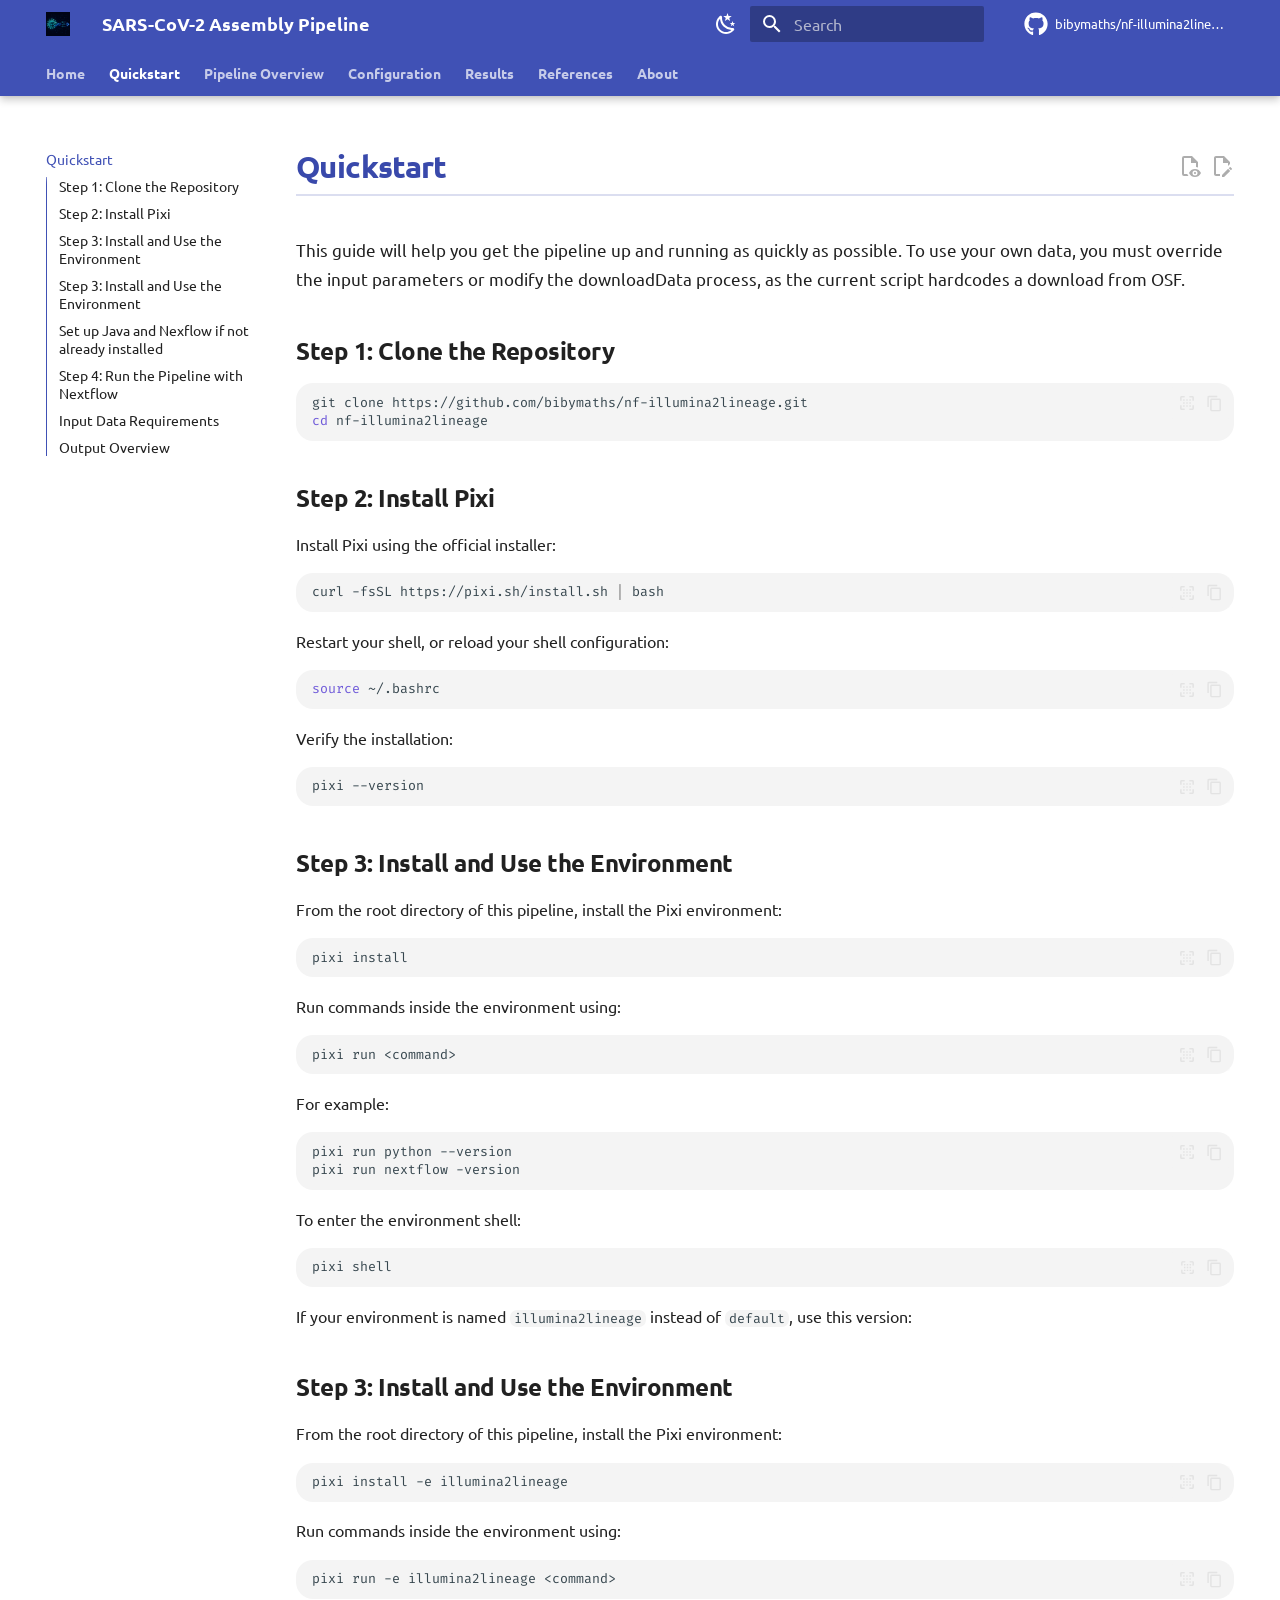
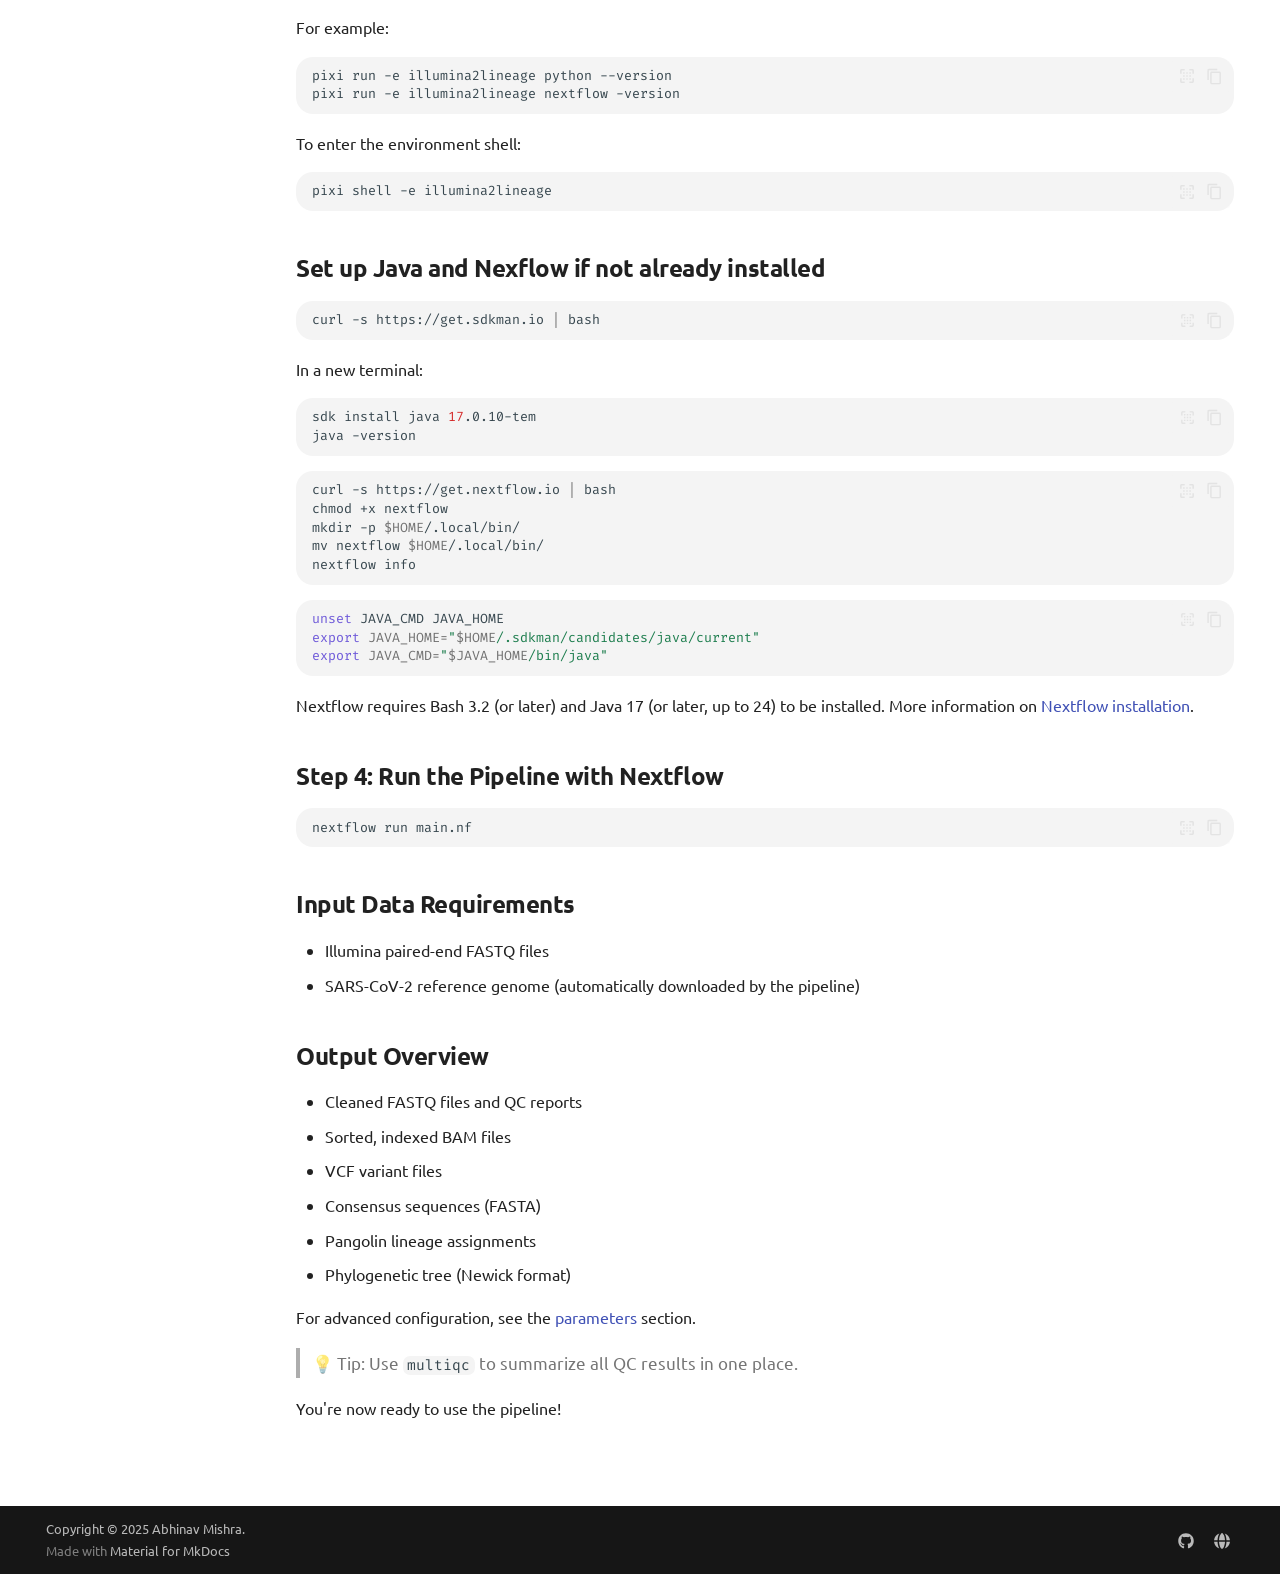
<file: quickstart.html>
<!doctype html>
<html lang="en" class="no-js">
  <head>
    
      <meta charset="utf-8">
      <meta name="viewport" content="width=device-width,initial-scale=1">
      
        <meta name="description" content="Documentation for the SARS-CoV-2 genome assembly and analysis pipeline using Nextflow">
      
      
        <meta name="author" content="Abhinav Mishra">
      
      
        <link rel="canonical" href="https://bibymaths.github.io/nf-illumina2lineage/quickstart.html">
      
      
        <link rel="prev" href="index.html">
      
      
        <link rel="next" href="workflow.html">
      
      
        
      
      
      <link rel="icon" href="assets/favicon.png">
      <meta name="generator" content="mkdocs-1.6.1, mkdocs-material-9.7.6">
    
    
      
        <title>Quickstart - SARS-CoV-2 Assembly Pipeline</title>
      
    
    
      <link rel="stylesheet" href="assets/stylesheets/main.484c7ddc.min.css">
      
        
        <link rel="stylesheet" href="assets/stylesheets/palette.ab4e12ef.min.css">
      
      


    
    
      
    
    
      
        
        
        <link rel="preconnect" href="https://fonts.gstatic.com" crossorigin>
        <link rel="stylesheet" href="https://fonts.googleapis.com/css?family=Ubuntu:300,300i,400,400i,700,700i%7CFira+Code:400,400i,700,700i&display=fallback">
        <style>:root{--md-text-font:"Ubuntu";--md-code-font:"Fira Code"}</style>
      
    
    
      <link rel="stylesheet" href="assets/stylesheets/extra.css">
    
    <script>__md_scope=new URL(".",location),__md_hash=e=>[...e].reduce(((e,_)=>(e<<5)-e+_.charCodeAt(0)),0),__md_get=(e,_=localStorage,t=__md_scope)=>JSON.parse(_.getItem(t.pathname+"."+e)),__md_set=(e,_,t=localStorage,a=__md_scope)=>{try{t.setItem(a.pathname+"."+e,JSON.stringify(_))}catch(e){}}</script>
    
      

    
    
  </head>
  
  
    
    
      
    
    
    
    
    <body dir="ltr" data-md-color-scheme="default" data-md-color-primary="indigo" data-md-color-accent="cyan">
  
    
    <input class="md-toggle" data-md-toggle="drawer" type="checkbox" id="__drawer" autocomplete="off">
    <input class="md-toggle" data-md-toggle="search" type="checkbox" id="__search" autocomplete="off">
    <label class="md-overlay" for="__drawer"></label>
    <div data-md-component="skip">
      
        
        <a href="#step-1-clone-the-repository" class="md-skip">
          Skip to content
        </a>
      
    </div>
    <div data-md-component="announce">
      
    </div>
    
    
      

  

<header class="md-header md-header--shadow md-header--lifted" data-md-component="header">
  <nav class="md-header__inner md-grid" aria-label="Header">
    <a href="index.html" title="SARS-CoV-2 Assembly Pipeline" class="md-header__button md-logo" aria-label="SARS-CoV-2 Assembly Pipeline" data-md-component="logo">
      
  <img src="assets/logo.png" alt="logo">

    </a>
    <label class="md-header__button md-icon" for="__drawer">
      
      <svg xmlns="http://www.w3.org/2000/svg" viewBox="0 0 24 24"><path d="M3 6h18v2H3zm0 5h18v2H3zm0 5h18v2H3z"/></svg>
    </label>
    <div class="md-header__title" data-md-component="header-title">
      <div class="md-header__ellipsis">
        <div class="md-header__topic">
          <span class="md-ellipsis">
            SARS-CoV-2 Assembly Pipeline
          </span>
        </div>
        <div class="md-header__topic" data-md-component="header-topic">
          <span class="md-ellipsis">
            
              Quickstart
            
          </span>
        </div>
      </div>
    </div>
    
      
        <form class="md-header__option" data-md-component="palette">
  
    
    
    
    <input class="md-option" data-md-color-media="" data-md-color-scheme="default" data-md-color-primary="indigo" data-md-color-accent="cyan"  aria-label="Switch to dark mode"  type="radio" name="__palette" id="__palette_0">
    
      <label class="md-header__button md-icon" title="Switch to dark mode" for="__palette_1" hidden>
        <svg xmlns="http://www.w3.org/2000/svg" viewBox="0 0 24 24"><path d="m17.75 4.09-2.53 1.94.91 3.06-2.63-1.81-2.63 1.81.91-3.06-2.53-1.94L12.44 4l1.06-3 1.06 3zm3.5 6.91-1.64 1.25.59 1.98-1.7-1.17-1.7 1.17.59-1.98L15.75 11l2.06-.05L18.5 9l.69 1.95zm-2.28 4.95c.83-.08 1.72 1.1 1.19 1.85-.32.45-.66.87-1.08 1.27C15.17 23 8.84 23 4.94 19.07c-3.91-3.9-3.91-10.24 0-14.14.4-.4.82-.76 1.27-1.08.75-.53 1.93.36 1.85 1.19-.27 2.86.69 5.83 2.89 8.02a9.96 9.96 0 0 0 8.02 2.89m-1.64 2.02a12.08 12.08 0 0 1-7.8-3.47c-2.17-2.19-3.33-5-3.49-7.82-2.81 3.14-2.7 7.96.31 10.98 3.02 3.01 7.84 3.12 10.98.31"/></svg>
      </label>
    
  
    
    
    
    <input class="md-option" data-md-color-media="" data-md-color-scheme="slate" data-md-color-primary="indigo" data-md-color-accent="cyan"  aria-label="Switch to light mode"  type="radio" name="__palette" id="__palette_1">
    
      <label class="md-header__button md-icon" title="Switch to light mode" for="__palette_0" hidden>
        <svg xmlns="http://www.w3.org/2000/svg" viewBox="0 0 24 24"><path d="M12 7a5 5 0 0 1 5 5 5 5 0 0 1-5 5 5 5 0 0 1-5-5 5 5 0 0 1 5-5m0 2a3 3 0 0 0-3 3 3 3 0 0 0 3 3 3 3 0 0 0 3-3 3 3 0 0 0-3-3m0-7 2.39 3.42C13.65 5.15 12.84 5 12 5s-1.65.15-2.39.42zM3.34 7l4.16-.35A7.2 7.2 0 0 0 5.94 8.5c-.44.74-.69 1.5-.83 2.29zm.02 10 1.76-3.77a7.131 7.131 0 0 0 2.38 4.14zM20.65 7l-1.77 3.79a7.02 7.02 0 0 0-2.38-4.15zm-.01 10-4.14.36c.59-.51 1.12-1.14 1.54-1.86.42-.73.69-1.5.83-2.29zM12 22l-2.41-3.44c.74.27 1.55.44 2.41.44.82 0 1.63-.17 2.37-.44z"/></svg>
      </label>
    
  
</form>
      
    
    
      <script>var palette=__md_get("__palette");if(palette&&palette.color){if("(prefers-color-scheme)"===palette.color.media){var media=matchMedia("(prefers-color-scheme: light)"),input=document.querySelector(media.matches?"[data-md-color-media='(prefers-color-scheme: light)']":"[data-md-color-media='(prefers-color-scheme: dark)']");palette.color.media=input.getAttribute("data-md-color-media"),palette.color.scheme=input.getAttribute("data-md-color-scheme"),palette.color.primary=input.getAttribute("data-md-color-primary"),palette.color.accent=input.getAttribute("data-md-color-accent")}for(var[key,value]of Object.entries(palette.color))document.body.setAttribute("data-md-color-"+key,value)}</script>
    
    
    
      
      
        <label class="md-header__button md-icon" for="__search">
          
          <svg xmlns="http://www.w3.org/2000/svg" viewBox="0 0 24 24"><path d="M9.5 3A6.5 6.5 0 0 1 16 9.5c0 1.61-.59 3.09-1.56 4.23l.27.27h.79l5 5-1.5 1.5-5-5v-.79l-.27-.27A6.52 6.52 0 0 1 9.5 16 6.5 6.5 0 0 1 3 9.5 6.5 6.5 0 0 1 9.5 3m0 2C7 5 5 7 5 9.5S7 14 9.5 14 14 12 14 9.5 12 5 9.5 5"/></svg>
        </label>
        <div class="md-search" data-md-component="search" role="dialog">
  <label class="md-search__overlay" for="__search"></label>
  <div class="md-search__inner" role="search">
    <form class="md-search__form" name="search">
      <input type="text" class="md-search__input" name="query" aria-label="Search" placeholder="Search" autocapitalize="off" autocorrect="off" autocomplete="off" spellcheck="false" data-md-component="search-query" required>
      <label class="md-search__icon md-icon" for="__search">
        
        <svg xmlns="http://www.w3.org/2000/svg" viewBox="0 0 24 24"><path d="M9.5 3A6.5 6.5 0 0 1 16 9.5c0 1.61-.59 3.09-1.56 4.23l.27.27h.79l5 5-1.5 1.5-5-5v-.79l-.27-.27A6.52 6.52 0 0 1 9.5 16 6.5 6.5 0 0 1 3 9.5 6.5 6.5 0 0 1 9.5 3m0 2C7 5 5 7 5 9.5S7 14 9.5 14 14 12 14 9.5 12 5 9.5 5"/></svg>
        
        <svg xmlns="http://www.w3.org/2000/svg" viewBox="0 0 24 24"><path d="M20 11v2H8l5.5 5.5-1.42 1.42L4.16 12l7.92-7.92L13.5 5.5 8 11z"/></svg>
      </label>
      <nav class="md-search__options" aria-label="Search">
        
          <a href="javascript:void(0)" class="md-search__icon md-icon" title="Share" aria-label="Share" data-clipboard data-clipboard-text="" data-md-component="search-share" tabindex="-1">
            
            <svg xmlns="http://www.w3.org/2000/svg" viewBox="0 0 24 24"><path d="M18 16.08c-.76 0-1.44.3-1.96.77L8.91 12.7c.05-.23.09-.46.09-.7s-.04-.47-.09-.7l7.05-4.11c.54.5 1.25.81 2.04.81a3 3 0 0 0 3-3 3 3 0 0 0-3-3 3 3 0 0 0-3 3c0 .24.04.47.09.7L8.04 9.81C7.5 9.31 6.79 9 6 9a3 3 0 0 0-3 3 3 3 0 0 0 3 3c.79 0 1.5-.31 2.04-.81l7.12 4.15c-.05.21-.08.43-.08.66 0 1.61 1.31 2.91 2.92 2.91s2.92-1.3 2.92-2.91A2.92 2.92 0 0 0 18 16.08"/></svg>
          </a>
        
        <button type="reset" class="md-search__icon md-icon" title="Clear" aria-label="Clear" tabindex="-1">
          
          <svg xmlns="http://www.w3.org/2000/svg" viewBox="0 0 24 24"><path d="M19 6.41 17.59 5 12 10.59 6.41 5 5 6.41 10.59 12 5 17.59 6.41 19 12 13.41 17.59 19 19 17.59 13.41 12z"/></svg>
        </button>
      </nav>
      
        <div class="md-search__suggest" data-md-component="search-suggest"></div>
      
    </form>
    <div class="md-search__output">
      <div class="md-search__scrollwrap" tabindex="0" data-md-scrollfix>
        <div class="md-search-result" data-md-component="search-result">
          <div class="md-search-result__meta">
            Initializing search
          </div>
          <ol class="md-search-result__list" role="presentation"></ol>
        </div>
      </div>
    </div>
  </div>
</div>
      
    
    
      <div class="md-header__source">
        <a href="https://github.com/bibymaths/nf-illumina2lineage" title="Go to repository" class="md-source" data-md-component="source">
  <div class="md-source__icon md-icon">
    
    <svg xmlns="http://www.w3.org/2000/svg" viewBox="0 0 512 512"><!--! Font Awesome Free 7.1.0 by @fontawesome - https://fontawesome.com License - https://fontawesome.com/license/free (Icons: CC BY 4.0, Fonts: SIL OFL 1.1, Code: MIT License) Copyright 2025 Fonticons, Inc.--><path d="M173.9 397.4c0 2-2.3 3.6-5.2 3.6-3.3.3-5.6-1.3-5.6-3.6 0-2 2.3-3.6 5.2-3.6 3-.3 5.6 1.3 5.6 3.6m-31.1-4.5c-.7 2 1.3 4.3 4.3 4.9 2.6 1 5.6 0 6.2-2s-1.3-4.3-4.3-5.2c-2.6-.7-5.5.3-6.2 2.3m44.2-1.7c-2.9.7-4.9 2.6-4.6 4.9.3 2 2.9 3.3 5.9 2.6 2.9-.7 4.9-2.6 4.6-4.6-.3-1.9-3-3.2-5.9-2.9M252.8 8C114.1 8 8 113.3 8 252c0 110.9 69.8 205.8 169.5 239.2 12.8 2.3 17.3-5.6 17.3-12.1 0-6.2-.3-40.4-.3-61.4 0 0-70 15-84.7-29.8 0 0-11.4-29.1-27.8-36.6 0 0-22.9-15.7 1.6-15.4 0 0 24.9 2 38.6 25.8 21.9 38.6 58.6 27.5 72.9 20.9 2.3-16 8.8-27.1 16-33.7-55.9-6.2-112.3-14.3-112.3-110.5 0-27.5 7.6-41.3 23.6-58.9-2.6-6.5-11.1-33.3 2.6-67.9 20.9-6.5 69 27 69 27 20-5.6 41.5-8.5 62.8-8.5s42.8 2.9 62.8 8.5c0 0 48.1-33.6 69-27 13.7 34.7 5.2 61.4 2.6 67.9 16 17.7 25.8 31.5 25.8 58.9 0 96.5-58.9 104.2-114.8 110.5 9.2 7.9 17 22.9 17 46.4 0 33.7-.3 75.4-.3 83.6 0 6.5 4.6 14.4 17.3 12.1C436.2 457.8 504 362.9 504 252 504 113.3 391.5 8 252.8 8M105.2 352.9c-1.3 1-1 3.3.7 5.2 1.6 1.6 3.9 2.3 5.2 1 1.3-1 1-3.3-.7-5.2-1.6-1.6-3.9-2.3-5.2-1m-10.8-8.1c-.7 1.3.3 2.9 2.3 3.9 1.6 1 3.6.7 4.3-.7.7-1.3-.3-2.9-2.3-3.9-2-.6-3.6-.3-4.3.7m32.4 35.6c-1.6 1.3-1 4.3 1.3 6.2 2.3 2.3 5.2 2.6 6.5 1 1.3-1.3.7-4.3-1.3-6.2-2.2-2.3-5.2-2.6-6.5-1m-11.4-14.7c-1.6 1-1.6 3.6 0 5.9s4.3 3.3 5.6 2.3c1.6-1.3 1.6-3.9 0-6.2-1.4-2.3-4-3.3-5.6-2"/></svg>
  </div>
  <div class="md-source__repository">
    bibymaths/nf-illumina2lineage
  </div>
</a>
      </div>
    
  </nav>
  
    
      
<nav class="md-tabs" aria-label="Tabs" data-md-component="tabs">
  <div class="md-grid">
    <ul class="md-tabs__list">
      
        
  
  
  
  
    <li class="md-tabs__item">
      <a href="index.html" class="md-tabs__link">
        
  
  
    
  
  Home

      </a>
    </li>
  

      
        
  
  
  
    
  
  
    <li class="md-tabs__item md-tabs__item--active">
      <a href="quickstart.html" class="md-tabs__link">
        
  
  
    
  
  Quickstart

      </a>
    </li>
  

      
        
  
  
  
  
    
    
      <li class="md-tabs__item">
        <a href="workflow.html" class="md-tabs__link">
          
  
  
    
  
  Pipeline Overview

        </a>
      </li>
    
  

      
        
  
  
  
  
    
    
      <li class="md-tabs__item">
        <a href="parameters.html" class="md-tabs__link">
          
  
  
    
  
  Configuration

        </a>
      </li>
    
  

      
        
  
  
  
  
    
    
      <li class="md-tabs__item">
        <a href="outputs.html" class="md-tabs__link">
          
  
  
    
  
  Results

        </a>
      </li>
    
  

      
        
  
  
  
  
    <li class="md-tabs__item">
      <a href="references.html" class="md-tabs__link">
        
  
  
    
  
  References

      </a>
    </li>
  

      
        
  
  
  
  
    <li class="md-tabs__item">
      <a href="about.html" class="md-tabs__link">
        
  
  
    
  
  About

      </a>
    </li>
  

      
    </ul>
  </div>
</nav>
    
  
</header>
    
    <div class="md-container" data-md-component="container">
      
      
        
      
      <main class="md-main" data-md-component="main">
        <div class="md-main__inner md-grid">
          
            
              
              <div class="md-sidebar md-sidebar--primary" data-md-component="sidebar" data-md-type="navigation" >
                <div class="md-sidebar__scrollwrap">
                  <div class="md-sidebar__inner">
                    


  


  

<nav class="md-nav md-nav--primary md-nav--lifted md-nav--integrated" aria-label="Navigation" data-md-level="0">
  <label class="md-nav__title" for="__drawer">
    <a href="index.html" title="SARS-CoV-2 Assembly Pipeline" class="md-nav__button md-logo" aria-label="SARS-CoV-2 Assembly Pipeline" data-md-component="logo">
      
  <img src="assets/logo.png" alt="logo">

    </a>
    SARS-CoV-2 Assembly Pipeline
  </label>
  
    <div class="md-nav__source">
      <a href="https://github.com/bibymaths/nf-illumina2lineage" title="Go to repository" class="md-source" data-md-component="source">
  <div class="md-source__icon md-icon">
    
    <svg xmlns="http://www.w3.org/2000/svg" viewBox="0 0 512 512"><!--! Font Awesome Free 7.1.0 by @fontawesome - https://fontawesome.com License - https://fontawesome.com/license/free (Icons: CC BY 4.0, Fonts: SIL OFL 1.1, Code: MIT License) Copyright 2025 Fonticons, Inc.--><path d="M173.9 397.4c0 2-2.3 3.6-5.2 3.6-3.3.3-5.6-1.3-5.6-3.6 0-2 2.3-3.6 5.2-3.6 3-.3 5.6 1.3 5.6 3.6m-31.1-4.5c-.7 2 1.3 4.3 4.3 4.9 2.6 1 5.6 0 6.2-2s-1.3-4.3-4.3-5.2c-2.6-.7-5.5.3-6.2 2.3m44.2-1.7c-2.9.7-4.9 2.6-4.6 4.9.3 2 2.9 3.3 5.9 2.6 2.9-.7 4.9-2.6 4.6-4.6-.3-1.9-3-3.2-5.9-2.9M252.8 8C114.1 8 8 113.3 8 252c0 110.9 69.8 205.8 169.5 239.2 12.8 2.3 17.3-5.6 17.3-12.1 0-6.2-.3-40.4-.3-61.4 0 0-70 15-84.7-29.8 0 0-11.4-29.1-27.8-36.6 0 0-22.9-15.7 1.6-15.4 0 0 24.9 2 38.6 25.8 21.9 38.6 58.6 27.5 72.9 20.9 2.3-16 8.8-27.1 16-33.7-55.9-6.2-112.3-14.3-112.3-110.5 0-27.5 7.6-41.3 23.6-58.9-2.6-6.5-11.1-33.3 2.6-67.9 20.9-6.5 69 27 69 27 20-5.6 41.5-8.5 62.8-8.5s42.8 2.9 62.8 8.5c0 0 48.1-33.6 69-27 13.7 34.7 5.2 61.4 2.6 67.9 16 17.7 25.8 31.5 25.8 58.9 0 96.5-58.9 104.2-114.8 110.5 9.2 7.9 17 22.9 17 46.4 0 33.7-.3 75.4-.3 83.6 0 6.5 4.6 14.4 17.3 12.1C436.2 457.8 504 362.9 504 252 504 113.3 391.5 8 252.8 8M105.2 352.9c-1.3 1-1 3.3.7 5.2 1.6 1.6 3.9 2.3 5.2 1 1.3-1 1-3.3-.7-5.2-1.6-1.6-3.9-2.3-5.2-1m-10.8-8.1c-.7 1.3.3 2.9 2.3 3.9 1.6 1 3.6.7 4.3-.7.7-1.3-.3-2.9-2.3-3.9-2-.6-3.6-.3-4.3.7m32.4 35.6c-1.6 1.3-1 4.3 1.3 6.2 2.3 2.3 5.2 2.6 6.5 1 1.3-1.3.7-4.3-1.3-6.2-2.2-2.3-5.2-2.6-6.5-1m-11.4-14.7c-1.6 1-1.6 3.6 0 5.9s4.3 3.3 5.6 2.3c1.6-1.3 1.6-3.9 0-6.2-1.4-2.3-4-3.3-5.6-2"/></svg>
  </div>
  <div class="md-source__repository">
    bibymaths/nf-illumina2lineage
  </div>
</a>
    </div>
  
  <ul class="md-nav__list" data-md-scrollfix>
    
      
      
  
  
  
  
    <li class="md-nav__item">
      <a href="index.html" class="md-nav__link">
        
  
  
  <span class="md-ellipsis">
    
  
    Home
  

    
  </span>
  
  

      </a>
    </li>
  

    
      
      
  
  
    
  
  
  
    <li class="md-nav__item md-nav__item--active">
      
      <input class="md-nav__toggle md-toggle" type="checkbox" id="__toc">
      
      
      
        <label class="md-nav__link md-nav__link--active" for="__toc">
          
  
  
  <span class="md-ellipsis">
    
  
    Quickstart
  

    
  </span>
  
  

          <span class="md-nav__icon md-icon"></span>
        </label>
      
      <a href="quickstart.html" class="md-nav__link md-nav__link--active">
        
  
  
  <span class="md-ellipsis">
    
  
    Quickstart
  

    
  </span>
  
  

      </a>
      
        

  

<nav class="md-nav md-nav--secondary" aria-label="On this page">
  
  
  
  
    <label class="md-nav__title" for="__toc">
      <span class="md-nav__icon md-icon"></span>
      On this page
    </label>
    <ul class="md-nav__list" data-md-component="toc" data-md-scrollfix>
      
        <li class="md-nav__item">
  <a href="#step-1-clone-the-repository" class="md-nav__link">
    <span class="md-ellipsis">
      
        Step 1: Clone the Repository
      
    </span>
  </a>
  
</li>
      
        <li class="md-nav__item">
  <a href="#step-2-install-pixi" class="md-nav__link">
    <span class="md-ellipsis">
      
        Step 2: Install Pixi
      
    </span>
  </a>
  
</li>
      
        <li class="md-nav__item">
  <a href="#step-3-install-and-use-the-environment" class="md-nav__link">
    <span class="md-ellipsis">
      
        Step 3: Install and Use the Environment
      
    </span>
  </a>
  
</li>
      
        <li class="md-nav__item">
  <a href="#step-3-install-and-use-the-environment_1" class="md-nav__link">
    <span class="md-ellipsis">
      
        Step 3: Install and Use the Environment
      
    </span>
  </a>
  
</li>
      
        <li class="md-nav__item">
  <a href="#set-up-java-and-nexflow-if-not-already-installed" class="md-nav__link">
    <span class="md-ellipsis">
      
        Set up Java and Nexflow if not already installed
      
    </span>
  </a>
  
</li>
      
        <li class="md-nav__item">
  <a href="#step-4-run-the-pipeline-with-nextflow" class="md-nav__link">
    <span class="md-ellipsis">
      
        Step 4: Run the Pipeline with Nextflow
      
    </span>
  </a>
  
</li>
      
        <li class="md-nav__item">
  <a href="#input-data-requirements" class="md-nav__link">
    <span class="md-ellipsis">
      
        Input Data Requirements
      
    </span>
  </a>
  
</li>
      
        <li class="md-nav__item">
  <a href="#output-overview" class="md-nav__link">
    <span class="md-ellipsis">
      
        Output Overview
      
    </span>
  </a>
  
</li>
      
    </ul>
  
</nav>
      
    </li>
  

    
      
      
  
  
  
  
    
    
      
        
      
        
      
    
    
    
      
      
        
      
    
    
    <li class="md-nav__item md-nav__item--nested">
      
        
        
          
        
        <input class="md-nav__toggle md-toggle md-toggle--indeterminate" type="checkbox" id="__nav_3" >
        
          
          <label class="md-nav__link" for="__nav_3" id="__nav_3_label" tabindex="0">
            
  
  
  <span class="md-ellipsis">
    
  
    Pipeline Overview
  

    
  </span>
  
  

            <span class="md-nav__icon md-icon"></span>
          </label>
        
        <nav class="md-nav" data-md-level="1" aria-labelledby="__nav_3_label" aria-expanded="false">
          <label class="md-nav__title" for="__nav_3">
            <span class="md-nav__icon md-icon"></span>
            
  
    Pipeline Overview
  

          </label>
          <ul class="md-nav__list" data-md-scrollfix>
            
              
                
  
  
  
  
    <li class="md-nav__item">
      <a href="workflow.html" class="md-nav__link">
        
  
  
  <span class="md-ellipsis">
    
  
    Workflow Diagram
  

    
  </span>
  
  

      </a>
    </li>
  

              
            
              
                
  
  
  
  
    <li class="md-nav__item">
      <a href="processes.html" class="md-nav__link">
        
  
  
  <span class="md-ellipsis">
    
  
    Process Details
  

    
  </span>
  
  

      </a>
    </li>
  

              
            
          </ul>
        </nav>
      
    </li>
  

    
      
      
  
  
  
  
    
    
      
        
      
    
    
    
      
      
        
      
    
    
    <li class="md-nav__item md-nav__item--nested">
      
        
        
          
        
        <input class="md-nav__toggle md-toggle md-toggle--indeterminate" type="checkbox" id="__nav_4" >
        
          
          <label class="md-nav__link" for="__nav_4" id="__nav_4_label" tabindex="0">
            
  
  
  <span class="md-ellipsis">
    
  
    Configuration
  

    
  </span>
  
  

            <span class="md-nav__icon md-icon"></span>
          </label>
        
        <nav class="md-nav" data-md-level="1" aria-labelledby="__nav_4_label" aria-expanded="false">
          <label class="md-nav__title" for="__nav_4">
            <span class="md-nav__icon md-icon"></span>
            
  
    Configuration
  

          </label>
          <ul class="md-nav__list" data-md-scrollfix>
            
              
                
  
  
  
  
    <li class="md-nav__item">
      <a href="parameters.html" class="md-nav__link">
        
  
  
  <span class="md-ellipsis">
    
  
    Parameters
  

    
  </span>
  
  

      </a>
    </li>
  

              
            
          </ul>
        </nav>
      
    </li>
  

    
      
      
  
  
  
  
    
    
      
        
      
        
      
    
    
    
      
      
        
      
    
    
    <li class="md-nav__item md-nav__item--nested">
      
        
        
          
        
        <input class="md-nav__toggle md-toggle md-toggle--indeterminate" type="checkbox" id="__nav_5" >
        
          
          <label class="md-nav__link" for="__nav_5" id="__nav_5_label" tabindex="0">
            
  
  
  <span class="md-ellipsis">
    
  
    Results
  

    
  </span>
  
  

            <span class="md-nav__icon md-icon"></span>
          </label>
        
        <nav class="md-nav" data-md-level="1" aria-labelledby="__nav_5_label" aria-expanded="false">
          <label class="md-nav__title" for="__nav_5">
            <span class="md-nav__icon md-icon"></span>
            
  
    Results
  

          </label>
          <ul class="md-nav__list" data-md-scrollfix>
            
              
                
  
  
  
  
    <li class="md-nav__item">
      <a href="outputs.html" class="md-nav__link">
        
  
  
  <span class="md-ellipsis">
    
  
    Output Structure
  

    
  </span>
  
  

      </a>
    </li>
  

              
            
              
                
  
  
  
  
    <li class="md-nav__item">
      <a href="lineage_qc.html" class="md-nav__link">
        
  
  
  <span class="md-ellipsis">
    
  
    Lineage & QC
  

    
  </span>
  
  

      </a>
    </li>
  

              
            
          </ul>
        </nav>
      
    </li>
  

    
      
      
  
  
  
  
    <li class="md-nav__item">
      <a href="references.html" class="md-nav__link">
        
  
  
  <span class="md-ellipsis">
    
  
    References
  

    
  </span>
  
  

      </a>
    </li>
  

    
      
      
  
  
  
  
    <li class="md-nav__item">
      <a href="about.html" class="md-nav__link">
        
  
  
  <span class="md-ellipsis">
    
  
    About
  

    
  </span>
  
  

      </a>
    </li>
  

    
  </ul>
</nav>
                  </div>
                </div>
              </div>
            
            
          
          
            <div class="md-content" data-md-component="content">
              
              <article class="md-content__inner md-typeset">
                
                  


  
    <a href="https://github.com/bibymaths/nf-illumina2lineage/edit/main/docs/quickstart.md" title="Edit this page" class="md-content__button md-icon" rel="edit">
      
      <svg xmlns="http://www.w3.org/2000/svg" viewBox="0 0 24 24"><path d="M10 20H6V4h7v5h5v3.1l2-2V8l-6-6H6c-1.1 0-2 .9-2 2v16c0 1.1.9 2 2 2h4zm10.2-7c.1 0 .3.1.4.2l1.3 1.3c.2.2.2.6 0 .8l-1 1-2.1-2.1 1-1c.1-.1.2-.2.4-.2m0 3.9L14.1 23H12v-2.1l6.1-6.1z"/></svg>
    </a>
  
  
    
      
    
    <a href="https://github.com/bibymaths/nf-illumina2lineage/raw/main/docs/quickstart.md" title="View source of this page" class="md-content__button md-icon">
      
      <svg xmlns="http://www.w3.org/2000/svg" viewBox="0 0 24 24"><path d="M17 18c.56 0 1 .44 1 1s-.44 1-1 1-1-.44-1-1 .44-1 1-1m0-3c-2.73 0-5.06 1.66-6 4 .94 2.34 3.27 4 6 4s5.06-1.66 6-4c-.94-2.34-3.27-4-6-4m0 6.5a2.5 2.5 0 0 1-2.5-2.5 2.5 2.5 0 0 1 2.5-2.5 2.5 2.5 0 0 1 2.5 2.5 2.5 2.5 0 0 1-2.5 2.5M9.27 20H6V4h7v5h5v4.07c.7.08 1.36.25 2 .49V8l-6-6H6a2 2 0 0 0-2 2v16a2 2 0 0 0 2 2h4.5a8.2 8.2 0 0 1-1.23-2"/></svg>
    </a>
  


  <h1>Quickstart</h1>

<p>This guide will help you get the pipeline up and running as quickly as possible. To use your own data, you must override
the input parameters or modify the downloadData process, as the current script hardcodes a download from OSF.</p>
<h2 id="step-1-clone-the-repository">Step 1: Clone the Repository<a class="headerlink" href="#step-1-clone-the-repository" title="Permanent link">&para;</a></h2>
<div class="language-bash highlight"><pre><span></span><code><span id="__span-0-1"><a id="__codelineno-0-1" name="__codelineno-0-1" href="#__codelineno-0-1"></a>git<span class="w"> </span>clone<span class="w"> </span>https://github.com/bibymaths/nf-illumina2lineage.git
</span><span id="__span-0-2"><a id="__codelineno-0-2" name="__codelineno-0-2" href="#__codelineno-0-2"></a><span class="nb">cd</span><span class="w"> </span>nf-illumina2lineage
</span></code></pre></div>
<h2 id="step-2-install-pixi">Step 2: Install Pixi<a class="headerlink" href="#step-2-install-pixi" title="Permanent link">&para;</a></h2>
<p>Install Pixi using the official installer:</p>
<div class="language-bash highlight"><pre><span></span><code><span id="__span-1-1"><a id="__codelineno-1-1" name="__codelineno-1-1" href="#__codelineno-1-1"></a>curl<span class="w"> </span>-fsSL<span class="w"> </span>https://pixi.sh/install.sh<span class="w"> </span><span class="p">|</span><span class="w"> </span>bash
</span></code></pre></div>
<p>Restart your shell, or reload your shell configuration:</p>
<div class="language-bash highlight"><pre><span></span><code><span id="__span-2-1"><a id="__codelineno-2-1" name="__codelineno-2-1" href="#__codelineno-2-1"></a><span class="nb">source</span><span class="w"> </span>~/.bashrc
</span></code></pre></div>
<p>Verify the installation:</p>
<div class="language-bash highlight"><pre><span></span><code><span id="__span-3-1"><a id="__codelineno-3-1" name="__codelineno-3-1" href="#__codelineno-3-1"></a>pixi<span class="w"> </span>--version
</span></code></pre></div>
<h2 id="step-3-install-and-use-the-environment">Step 3: Install and Use the Environment<a class="headerlink" href="#step-3-install-and-use-the-environment" title="Permanent link">&para;</a></h2>
<p>From the root directory of this pipeline, install the Pixi environment:</p>
<div class="language-bash highlight"><pre><span></span><code><span id="__span-4-1"><a id="__codelineno-4-1" name="__codelineno-4-1" href="#__codelineno-4-1"></a>pixi<span class="w"> </span>install
</span></code></pre></div>
<p>Run commands inside the environment using:</p>
<div class="language-bash highlight"><pre><span></span><code><span id="__span-5-1"><a id="__codelineno-5-1" name="__codelineno-5-1" href="#__codelineno-5-1"></a>pixi<span class="w"> </span>run<span class="w"> </span>&lt;command&gt;
</span></code></pre></div>
<p>For example:</p>
<div class="language-bash highlight"><pre><span></span><code><span id="__span-6-1"><a id="__codelineno-6-1" name="__codelineno-6-1" href="#__codelineno-6-1"></a>pixi<span class="w"> </span>run<span class="w"> </span>python<span class="w"> </span>--version
</span><span id="__span-6-2"><a id="__codelineno-6-2" name="__codelineno-6-2" href="#__codelineno-6-2"></a>pixi<span class="w"> </span>run<span class="w"> </span>nextflow<span class="w"> </span>-version
</span></code></pre></div>
<p>To enter the environment shell:</p>
<div class="language-bash highlight"><pre><span></span><code><span id="__span-7-1"><a id="__codelineno-7-1" name="__codelineno-7-1" href="#__codelineno-7-1"></a>pixi<span class="w"> </span>shell
</span></code></pre></div>
<p>If your environment is named <code>illumina2lineage</code> instead of <code>default</code>, use this version:</p>
<h2 id="step-3-install-and-use-the-environment_1">Step 3: Install and Use the Environment<a class="headerlink" href="#step-3-install-and-use-the-environment_1" title="Permanent link">&para;</a></h2>
<p>From the root directory of this pipeline, install the Pixi environment:</p>
<div class="language-bash highlight"><pre><span></span><code><span id="__span-8-1"><a id="__codelineno-8-1" name="__codelineno-8-1" href="#__codelineno-8-1"></a>pixi<span class="w"> </span>install<span class="w"> </span>-e<span class="w"> </span>illumina2lineage
</span></code></pre></div>
<p>Run commands inside the environment using:</p>
<div class="language-bash highlight"><pre><span></span><code><span id="__span-9-1"><a id="__codelineno-9-1" name="__codelineno-9-1" href="#__codelineno-9-1"></a>pixi<span class="w"> </span>run<span class="w"> </span>-e<span class="w"> </span>illumina2lineage<span class="w"> </span>&lt;command&gt;
</span></code></pre></div>
<p>For example:</p>
<div class="language-bash highlight"><pre><span></span><code><span id="__span-10-1"><a id="__codelineno-10-1" name="__codelineno-10-1" href="#__codelineno-10-1"></a>pixi<span class="w"> </span>run<span class="w"> </span>-e<span class="w"> </span>illumina2lineage<span class="w"> </span>python<span class="w"> </span>--version
</span><span id="__span-10-2"><a id="__codelineno-10-2" name="__codelineno-10-2" href="#__codelineno-10-2"></a>pixi<span class="w"> </span>run<span class="w"> </span>-e<span class="w"> </span>illumina2lineage<span class="w"> </span>nextflow<span class="w"> </span>-version
</span></code></pre></div>
<p>To enter the environment shell:</p>
<div class="language-bash highlight"><pre><span></span><code><span id="__span-11-1"><a id="__codelineno-11-1" name="__codelineno-11-1" href="#__codelineno-11-1"></a>pixi<span class="w"> </span>shell<span class="w"> </span>-e<span class="w"> </span>illumina2lineage
</span></code></pre></div>
<h2 id="set-up-java-and-nexflow-if-not-already-installed">Set up Java and Nexflow if not already installed<a class="headerlink" href="#set-up-java-and-nexflow-if-not-already-installed" title="Permanent link">&para;</a></h2>
<div class="language-bash highlight"><pre><span></span><code><span id="__span-12-1"><a id="__codelineno-12-1" name="__codelineno-12-1" href="#__codelineno-12-1"></a>curl<span class="w"> </span>-s<span class="w"> </span>https://get.sdkman.io<span class="w"> </span><span class="p">|</span><span class="w"> </span>bash<span class="w"> </span>
</span></code></pre></div>
<p>In a new terminal:</p>
<div class="language-bash highlight"><pre><span></span><code><span id="__span-13-1"><a id="__codelineno-13-1" name="__codelineno-13-1" href="#__codelineno-13-1"></a>sdk<span class="w"> </span>install<span class="w"> </span>java<span class="w"> </span><span class="m">17</span>.0.10-tem<span class="w">  </span>
</span><span id="__span-13-2"><a id="__codelineno-13-2" name="__codelineno-13-2" href="#__codelineno-13-2"></a>java<span class="w"> </span>-version
</span></code></pre></div>
<div class="language-bash highlight"><pre><span></span><code><span id="__span-14-1"><a id="__codelineno-14-1" name="__codelineno-14-1" href="#__codelineno-14-1"></a>curl<span class="w"> </span>-s<span class="w"> </span>https://get.nextflow.io<span class="w"> </span><span class="p">|</span><span class="w"> </span>bash<span class="w">  </span>
</span><span id="__span-14-2"><a id="__codelineno-14-2" name="__codelineno-14-2" href="#__codelineno-14-2"></a>chmod<span class="w"> </span>+x<span class="w"> </span>nextflow<span class="w"> </span>
</span><span id="__span-14-3"><a id="__codelineno-14-3" name="__codelineno-14-3" href="#__codelineno-14-3"></a>mkdir<span class="w"> </span>-p<span class="w"> </span><span class="nv">$HOME</span>/.local/bin/
</span><span id="__span-14-4"><a id="__codelineno-14-4" name="__codelineno-14-4" href="#__codelineno-14-4"></a>mv<span class="w"> </span>nextflow<span class="w"> </span><span class="nv">$HOME</span>/.local/bin/<span class="w"> </span>
</span><span id="__span-14-5"><a id="__codelineno-14-5" name="__codelineno-14-5" href="#__codelineno-14-5"></a>nextflow<span class="w"> </span>info
</span></code></pre></div>
<div class="language-bash highlight"><pre><span></span><code><span id="__span-15-1"><a id="__codelineno-15-1" name="__codelineno-15-1" href="#__codelineno-15-1"></a><span class="nb">unset</span><span class="w"> </span>JAVA_CMD<span class="w"> </span>JAVA_HOME
</span><span id="__span-15-2"><a id="__codelineno-15-2" name="__codelineno-15-2" href="#__codelineno-15-2"></a><span class="nb">export</span><span class="w"> </span><span class="nv">JAVA_HOME</span><span class="o">=</span><span class="s2">&quot;</span><span class="nv">$HOME</span><span class="s2">/.sdkman/candidates/java/current&quot;</span>
</span><span id="__span-15-3"><a id="__codelineno-15-3" name="__codelineno-15-3" href="#__codelineno-15-3"></a><span class="nb">export</span><span class="w"> </span><span class="nv">JAVA_CMD</span><span class="o">=</span><span class="s2">&quot;</span><span class="nv">$JAVA_HOME</span><span class="s2">/bin/java&quot;</span><span class="w"> </span>
</span></code></pre></div>
<p>Nextflow requires Bash 3.2 (or later) and Java 17 (or later, up to 24) to be installed.
More information on <a href="https://www.nextflow.io/docs/latest/install.html">Nextflow installation</a>.</p>
<h2 id="step-4-run-the-pipeline-with-nextflow">Step 4: Run the Pipeline with Nextflow<a class="headerlink" href="#step-4-run-the-pipeline-with-nextflow" title="Permanent link">&para;</a></h2>
<div class="language-bash highlight"><pre><span></span><code><span id="__span-16-1"><a id="__codelineno-16-1" name="__codelineno-16-1" href="#__codelineno-16-1"></a>nextflow<span class="w"> </span>run<span class="w"> </span>main.nf
</span></code></pre></div>
<h2 id="input-data-requirements">Input Data Requirements<a class="headerlink" href="#input-data-requirements" title="Permanent link">&para;</a></h2>
<ul>
<li>Illumina paired-end FASTQ files</li>
<li>SARS-CoV-2 reference genome (automatically downloaded by the pipeline)</li>
</ul>
<h2 id="output-overview">Output Overview<a class="headerlink" href="#output-overview" title="Permanent link">&para;</a></h2>
<ul>
<li>Cleaned FASTQ files and QC reports</li>
<li>Sorted, indexed BAM files</li>
<li>VCF variant files</li>
<li>Consensus sequences (FASTA)</li>
<li>Pangolin lineage assignments</li>
<li>Phylogenetic tree (Newick format)</li>
</ul>
<p>For advanced configuration, see the <a href="parameters.html">parameters</a> section.</p>
<blockquote>
<p>💡 Tip: Use <code>multiqc</code> to summarize all QC results in one place.</p>
</blockquote>
<p>You're now ready to use the pipeline!</p>












                
              </article>
            </div>
          
          
<script>var target=document.getElementById(location.hash.slice(1));target&&target.name&&(target.checked=target.name.startsWith("__tabbed_"))</script>
        </div>
        
      </main>
      
        <footer class="md-footer">
  
  <div class="md-footer-meta md-typeset">
    <div class="md-footer-meta__inner md-grid">
      <div class="md-copyright">
  
    <div class="md-copyright__highlight">
      Copyright &copy; 2025 <a href="https://bibymaths.github.io">Abhinav Mishra</a>.
    </div>
  
  
    Made with
    <a href="https://squidfunk.github.io/mkdocs-material/" target="_blank" rel="noopener">
      Material for MkDocs
    </a>
  
</div>
      
        
<div class="md-social">
  
    
    
    
    
    <a href="https://github.com/bibymaths" target="_blank" rel="noopener" title="GitHub" class="md-social__link">
      <svg xmlns="http://www.w3.org/2000/svg" viewBox="0 0 512 512"><!--! Font Awesome Free 7.1.0 by @fontawesome - https://fontawesome.com License - https://fontawesome.com/license/free (Icons: CC BY 4.0, Fonts: SIL OFL 1.1, Code: MIT License) Copyright 2025 Fonticons, Inc.--><path d="M173.9 397.4c0 2-2.3 3.6-5.2 3.6-3.3.3-5.6-1.3-5.6-3.6 0-2 2.3-3.6 5.2-3.6 3-.3 5.6 1.3 5.6 3.6m-31.1-4.5c-.7 2 1.3 4.3 4.3 4.9 2.6 1 5.6 0 6.2-2s-1.3-4.3-4.3-5.2c-2.6-.7-5.5.3-6.2 2.3m44.2-1.7c-2.9.7-4.9 2.6-4.6 4.9.3 2 2.9 3.3 5.9 2.6 2.9-.7 4.9-2.6 4.6-4.6-.3-1.9-3-3.2-5.9-2.9M252.8 8C114.1 8 8 113.3 8 252c0 110.9 69.8 205.8 169.5 239.2 12.8 2.3 17.3-5.6 17.3-12.1 0-6.2-.3-40.4-.3-61.4 0 0-70 15-84.7-29.8 0 0-11.4-29.1-27.8-36.6 0 0-22.9-15.7 1.6-15.4 0 0 24.9 2 38.6 25.8 21.9 38.6 58.6 27.5 72.9 20.9 2.3-16 8.8-27.1 16-33.7-55.9-6.2-112.3-14.3-112.3-110.5 0-27.5 7.6-41.3 23.6-58.9-2.6-6.5-11.1-33.3 2.6-67.9 20.9-6.5 69 27 69 27 20-5.6 41.5-8.5 62.8-8.5s42.8 2.9 62.8 8.5c0 0 48.1-33.6 69-27 13.7 34.7 5.2 61.4 2.6 67.9 16 17.7 25.8 31.5 25.8 58.9 0 96.5-58.9 104.2-114.8 110.5 9.2 7.9 17 22.9 17 46.4 0 33.7-.3 75.4-.3 83.6 0 6.5 4.6 14.4 17.3 12.1C436.2 457.8 504 362.9 504 252 504 113.3 391.5 8 252.8 8M105.2 352.9c-1.3 1-1 3.3.7 5.2 1.6 1.6 3.9 2.3 5.2 1 1.3-1 1-3.3-.7-5.2-1.6-1.6-3.9-2.3-5.2-1m-10.8-8.1c-.7 1.3.3 2.9 2.3 3.9 1.6 1 3.6.7 4.3-.7.7-1.3-.3-2.9-2.3-3.9-2-.6-3.6-.3-4.3.7m32.4 35.6c-1.6 1.3-1 4.3 1.3 6.2 2.3 2.3 5.2 2.6 6.5 1 1.3-1.3.7-4.3-1.3-6.2-2.2-2.3-5.2-2.6-6.5-1m-11.4-14.7c-1.6 1-1.6 3.6 0 5.9s4.3 3.3 5.6 2.3c1.6-1.3 1.6-3.9 0-6.2-1.4-2.3-4-3.3-5.6-2"/></svg>
    </a>
  
    
    
    
    
    <a href="https://bibymaths.github.io" target="_blank" rel="noopener" title="Website" class="md-social__link">
      <svg xmlns="http://www.w3.org/2000/svg" viewBox="0 0 512 512"><!--! Font Awesome Free 7.1.0 by @fontawesome - https://fontawesome.com License - https://fontawesome.com/license/free (Icons: CC BY 4.0, Fonts: SIL OFL 1.1, Code: MIT License) Copyright 2025 Fonticons, Inc.--><path d="M351.9 280H161c2.9 64.5 17.2 123.9 37.5 167.4 11.4 24.5 23.7 41.8 35.1 52.4 11.2 10.5 18.9 12.2 22.9 12.2s11.7-1.7 22.9-12.2c11.4-10.6 23.7-28 35.1-52.4 20.3-43.5 34.6-102.9 37.5-167.4zm-191-48h190.9c-2.8-64.5-17.1-123.9-37.4-167.4-11.4-24.4-23.7-41.8-35.1-52.4C268.1 1.7 260.4 0 256.4 0s-11.7 1.7-22.9 12.2c-11.4 10.6-23.7 28-35.1 52.4-20.3 43.5-34.6 102.9-37.5 167.4m-48 0c3.5-85.6 25.6-165.1 57.9-217.3C78.7 47.3 10.9 131.2 1.5 232zM1.5 280c9.4 100.8 77.2 184.7 169.3 217.3-32.3-52.2-54.4-131.7-57.9-217.3zm398.4 0c-3.5 85.6-25.6 165.1-57.9 217.3 92.1-32.7 159.9-116.5 169.3-217.3zm111.4-48C501.9 131.2 434.1 47.3 342 14.7c32.3 52.2 54.4 131.7 57.9 217.3z"/></svg>
    </a>
  
</div>
      
    </div>
  </div>
</footer>
      
    </div>
    <div class="md-dialog" data-md-component="dialog">
      <div class="md-dialog__inner md-typeset"></div>
    </div>
    
      <div class="md-progress" data-md-component="progress" role="progressbar"></div>
    
    
    
      
      
      <script id="__config" type="application/json">{"annotate": null, "base": ".", "features": ["navigation.instant", "navigation.instant.progress", "navigation.tracking", "navigation.tabs", "navigation.tabs.sticky", "navigation.sections", "navigation.expand", "navigation.indexes", "toc.follow", "toc.integrate", "search.suggest", "search.highlight", "search.share", "content.code.copy", "content.code.select", "content.code.annotate", "content.action.edit", "content.action.view", "header.autohide"], "search": "assets/javascripts/workers/search.2c215733.min.js", "tags": null, "translations": {"clipboard.copied": "Copied to clipboard", "clipboard.copy": "Copy to clipboard", "search.result.more.one": "1 more on this page", "search.result.more.other": "# more on this page", "search.result.none": "No matching documents", "search.result.one": "1 matching document", "search.result.other": "# matching documents", "search.result.placeholder": "Type to start searching", "search.result.term.missing": "Missing", "select.version": "Select version"}, "version": null}</script>
    
    
      <script src="assets/javascripts/bundle.79ae519e.min.js"></script>
      
    
  </body>
</html>
</file>
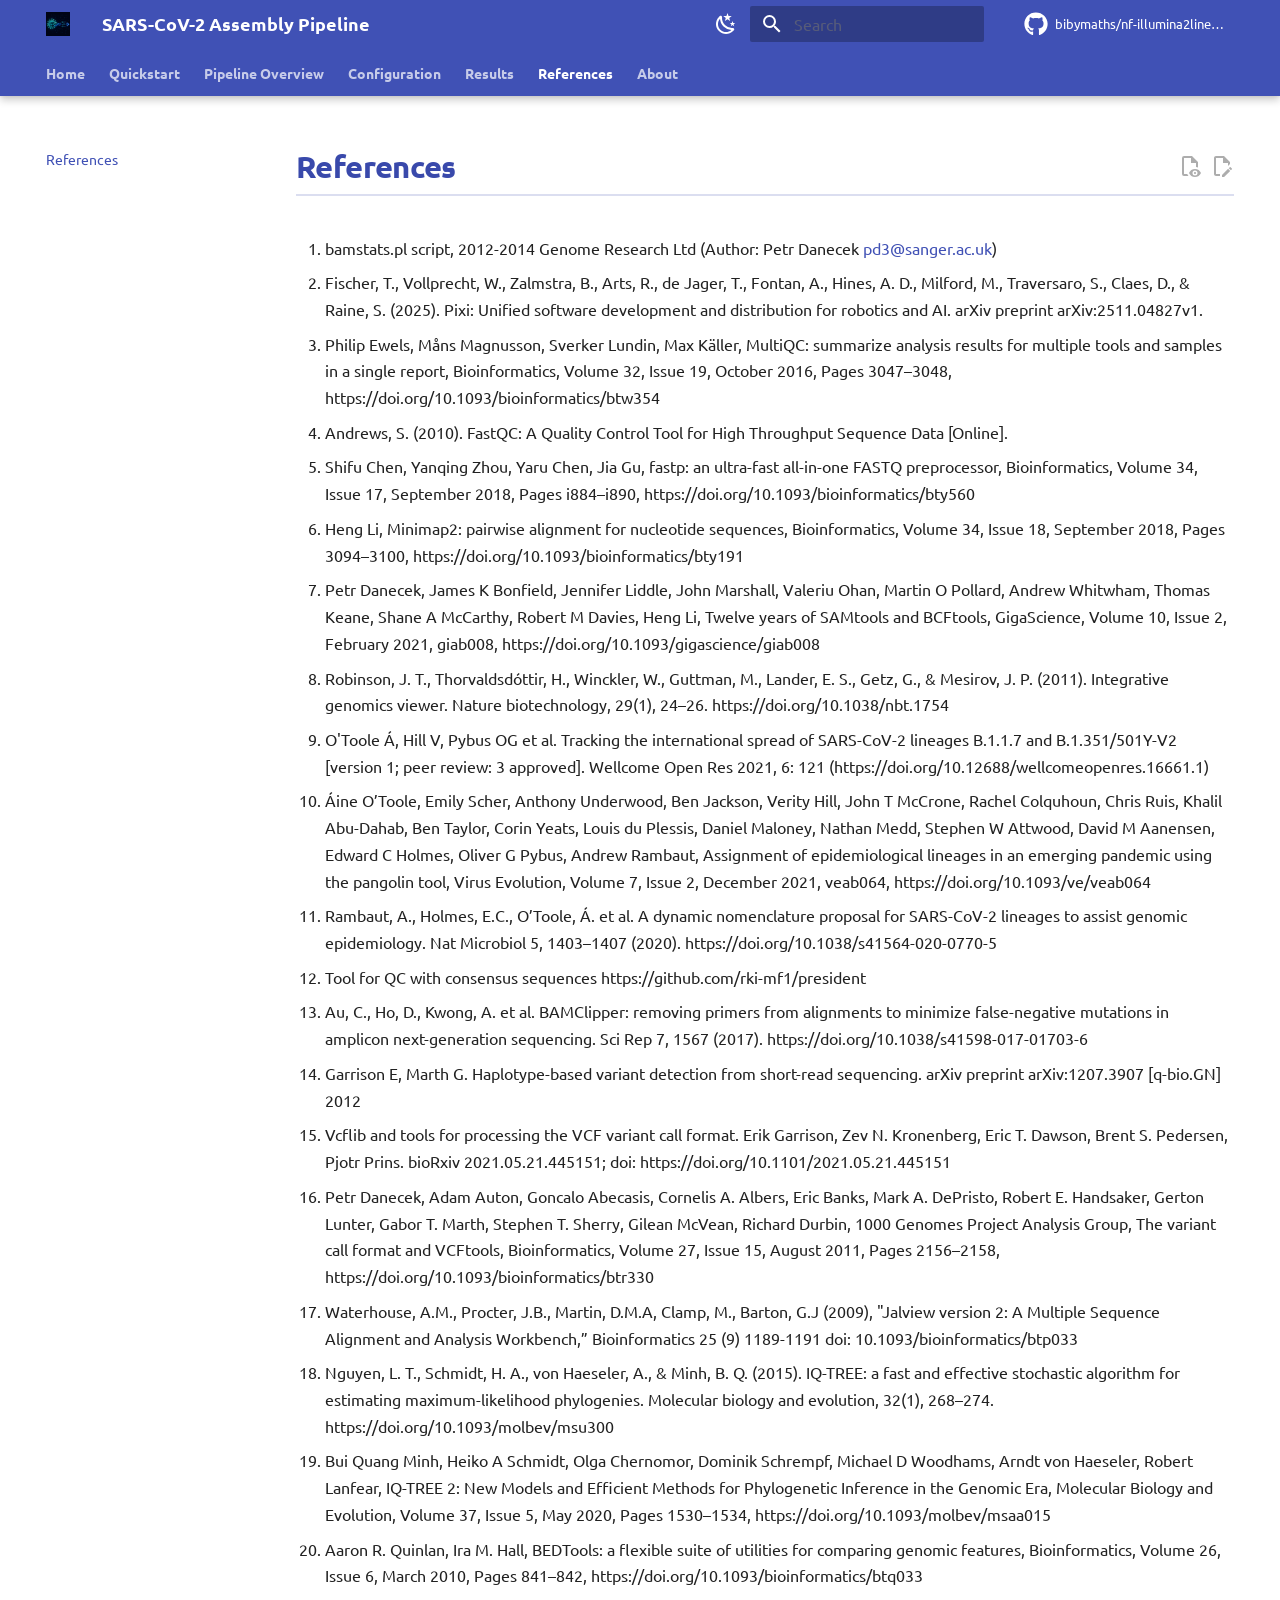
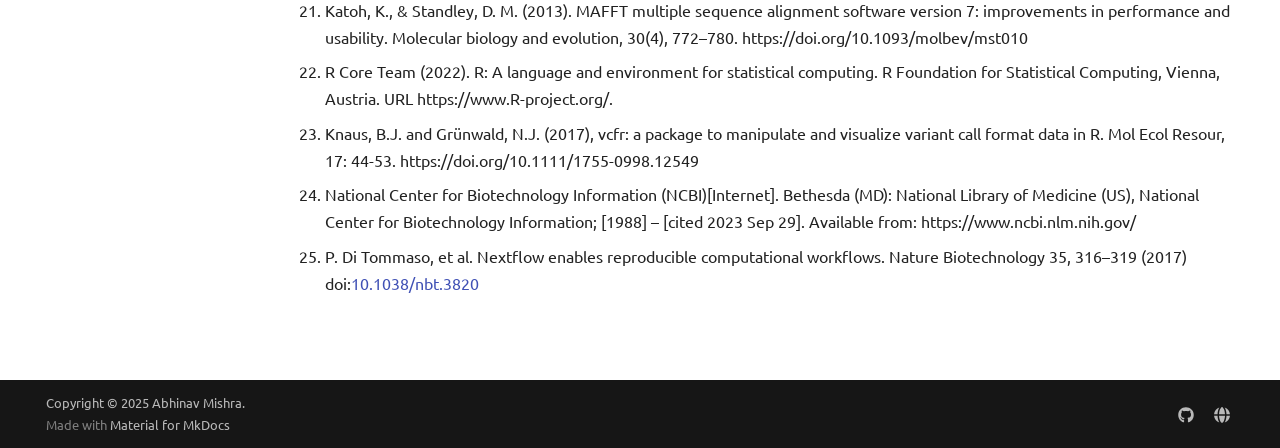
<file: references.html>
<!doctype html>
<html lang="en" class="no-js">
  <head>
    
      <meta charset="utf-8">
      <meta name="viewport" content="width=device-width,initial-scale=1">
      
        <meta name="description" content="Documentation for the SARS-CoV-2 genome assembly and analysis pipeline using Nextflow">
      
      
        <meta name="author" content="Abhinav Mishra">
      
      
        <link rel="canonical" href="https://bibymaths.github.io/nf-illumina2lineage/references.html">
      
      
        <link rel="prev" href="lineage_qc.html">
      
      
        <link rel="next" href="about.html">
      
      
        
      
      
      <link rel="icon" href="assets/favicon.png">
      <meta name="generator" content="mkdocs-1.6.1, mkdocs-material-9.7.6">
    
    
      
        <title>References - SARS-CoV-2 Assembly Pipeline</title>
      
    
    
      <link rel="stylesheet" href="assets/stylesheets/main.484c7ddc.min.css">
      
        
        <link rel="stylesheet" href="assets/stylesheets/palette.ab4e12ef.min.css">
      
      


    
    
      
    
    
      
        
        
        <link rel="preconnect" href="https://fonts.gstatic.com" crossorigin>
        <link rel="stylesheet" href="https://fonts.googleapis.com/css?family=Ubuntu:300,300i,400,400i,700,700i%7CFira+Code:400,400i,700,700i&display=fallback">
        <style>:root{--md-text-font:"Ubuntu";--md-code-font:"Fira Code"}</style>
      
    
    
      <link rel="stylesheet" href="assets/stylesheets/extra.css">
    
    <script>__md_scope=new URL(".",location),__md_hash=e=>[...e].reduce(((e,_)=>(e<<5)-e+_.charCodeAt(0)),0),__md_get=(e,_=localStorage,t=__md_scope)=>JSON.parse(_.getItem(t.pathname+"."+e)),__md_set=(e,_,t=localStorage,a=__md_scope)=>{try{t.setItem(a.pathname+"."+e,JSON.stringify(_))}catch(e){}}</script>
    
      

    
    
  </head>
  
  
    
    
      
    
    
    
    
    <body dir="ltr" data-md-color-scheme="default" data-md-color-primary="indigo" data-md-color-accent="cyan">
  
    
    <input class="md-toggle" data-md-toggle="drawer" type="checkbox" id="__drawer" autocomplete="off">
    <input class="md-toggle" data-md-toggle="search" type="checkbox" id="__search" autocomplete="off">
    <label class="md-overlay" for="__drawer"></label>
    <div data-md-component="skip">
      
        
        <a href="#references" class="md-skip">
          Skip to content
        </a>
      
    </div>
    <div data-md-component="announce">
      
    </div>
    
    
      

  

<header class="md-header md-header--shadow md-header--lifted" data-md-component="header">
  <nav class="md-header__inner md-grid" aria-label="Header">
    <a href="index.html" title="SARS-CoV-2 Assembly Pipeline" class="md-header__button md-logo" aria-label="SARS-CoV-2 Assembly Pipeline" data-md-component="logo">
      
  <img src="assets/logo.png" alt="logo">

    </a>
    <label class="md-header__button md-icon" for="__drawer">
      
      <svg xmlns="http://www.w3.org/2000/svg" viewBox="0 0 24 24"><path d="M3 6h18v2H3zm0 5h18v2H3zm0 5h18v2H3z"/></svg>
    </label>
    <div class="md-header__title" data-md-component="header-title">
      <div class="md-header__ellipsis">
        <div class="md-header__topic">
          <span class="md-ellipsis">
            SARS-CoV-2 Assembly Pipeline
          </span>
        </div>
        <div class="md-header__topic" data-md-component="header-topic">
          <span class="md-ellipsis">
            
              References
            
          </span>
        </div>
      </div>
    </div>
    
      
        <form class="md-header__option" data-md-component="palette">
  
    
    
    
    <input class="md-option" data-md-color-media="" data-md-color-scheme="default" data-md-color-primary="indigo" data-md-color-accent="cyan"  aria-label="Switch to dark mode"  type="radio" name="__palette" id="__palette_0">
    
      <label class="md-header__button md-icon" title="Switch to dark mode" for="__palette_1" hidden>
        <svg xmlns="http://www.w3.org/2000/svg" viewBox="0 0 24 24"><path d="m17.75 4.09-2.53 1.94.91 3.06-2.63-1.81-2.63 1.81.91-3.06-2.53-1.94L12.44 4l1.06-3 1.06 3zm3.5 6.91-1.64 1.25.59 1.98-1.7-1.17-1.7 1.17.59-1.98L15.75 11l2.06-.05L18.5 9l.69 1.95zm-2.28 4.95c.83-.08 1.72 1.1 1.19 1.85-.32.45-.66.87-1.08 1.27C15.17 23 8.84 23 4.94 19.07c-3.91-3.9-3.91-10.24 0-14.14.4-.4.82-.76 1.27-1.08.75-.53 1.93.36 1.85 1.19-.27 2.86.69 5.83 2.89 8.02a9.96 9.96 0 0 0 8.02 2.89m-1.64 2.02a12.08 12.08 0 0 1-7.8-3.47c-2.17-2.19-3.33-5-3.49-7.82-2.81 3.14-2.7 7.96.31 10.98 3.02 3.01 7.84 3.12 10.98.31"/></svg>
      </label>
    
  
    
    
    
    <input class="md-option" data-md-color-media="" data-md-color-scheme="slate" data-md-color-primary="indigo" data-md-color-accent="cyan"  aria-label="Switch to light mode"  type="radio" name="__palette" id="__palette_1">
    
      <label class="md-header__button md-icon" title="Switch to light mode" for="__palette_0" hidden>
        <svg xmlns="http://www.w3.org/2000/svg" viewBox="0 0 24 24"><path d="M12 7a5 5 0 0 1 5 5 5 5 0 0 1-5 5 5 5 0 0 1-5-5 5 5 0 0 1 5-5m0 2a3 3 0 0 0-3 3 3 3 0 0 0 3 3 3 3 0 0 0 3-3 3 3 0 0 0-3-3m0-7 2.39 3.42C13.65 5.15 12.84 5 12 5s-1.65.15-2.39.42zM3.34 7l4.16-.35A7.2 7.2 0 0 0 5.94 8.5c-.44.74-.69 1.5-.83 2.29zm.02 10 1.76-3.77a7.131 7.131 0 0 0 2.38 4.14zM20.65 7l-1.77 3.79a7.02 7.02 0 0 0-2.38-4.15zm-.01 10-4.14.36c.59-.51 1.12-1.14 1.54-1.86.42-.73.69-1.5.83-2.29zM12 22l-2.41-3.44c.74.27 1.55.44 2.41.44.82 0 1.63-.17 2.37-.44z"/></svg>
      </label>
    
  
</form>
      
    
    
      <script>var palette=__md_get("__palette");if(palette&&palette.color){if("(prefers-color-scheme)"===palette.color.media){var media=matchMedia("(prefers-color-scheme: light)"),input=document.querySelector(media.matches?"[data-md-color-media='(prefers-color-scheme: light)']":"[data-md-color-media='(prefers-color-scheme: dark)']");palette.color.media=input.getAttribute("data-md-color-media"),palette.color.scheme=input.getAttribute("data-md-color-scheme"),palette.color.primary=input.getAttribute("data-md-color-primary"),palette.color.accent=input.getAttribute("data-md-color-accent")}for(var[key,value]of Object.entries(palette.color))document.body.setAttribute("data-md-color-"+key,value)}</script>
    
    
    
      
      
        <label class="md-header__button md-icon" for="__search">
          
          <svg xmlns="http://www.w3.org/2000/svg" viewBox="0 0 24 24"><path d="M9.5 3A6.5 6.5 0 0 1 16 9.5c0 1.61-.59 3.09-1.56 4.23l.27.27h.79l5 5-1.5 1.5-5-5v-.79l-.27-.27A6.52 6.52 0 0 1 9.5 16 6.5 6.5 0 0 1 3 9.5 6.5 6.5 0 0 1 9.5 3m0 2C7 5 5 7 5 9.5S7 14 9.5 14 14 12 14 9.5 12 5 9.5 5"/></svg>
        </label>
        <div class="md-search" data-md-component="search" role="dialog">
  <label class="md-search__overlay" for="__search"></label>
  <div class="md-search__inner" role="search">
    <form class="md-search__form" name="search">
      <input type="text" class="md-search__input" name="query" aria-label="Search" placeholder="Search" autocapitalize="off" autocorrect="off" autocomplete="off" spellcheck="false" data-md-component="search-query" required>
      <label class="md-search__icon md-icon" for="__search">
        
        <svg xmlns="http://www.w3.org/2000/svg" viewBox="0 0 24 24"><path d="M9.5 3A6.5 6.5 0 0 1 16 9.5c0 1.61-.59 3.09-1.56 4.23l.27.27h.79l5 5-1.5 1.5-5-5v-.79l-.27-.27A6.52 6.52 0 0 1 9.5 16 6.5 6.5 0 0 1 3 9.5 6.5 6.5 0 0 1 9.5 3m0 2C7 5 5 7 5 9.5S7 14 9.5 14 14 12 14 9.5 12 5 9.5 5"/></svg>
        
        <svg xmlns="http://www.w3.org/2000/svg" viewBox="0 0 24 24"><path d="M20 11v2H8l5.5 5.5-1.42 1.42L4.16 12l7.92-7.92L13.5 5.5 8 11z"/></svg>
      </label>
      <nav class="md-search__options" aria-label="Search">
        
          <a href="javascript:void(0)" class="md-search__icon md-icon" title="Share" aria-label="Share" data-clipboard data-clipboard-text="" data-md-component="search-share" tabindex="-1">
            
            <svg xmlns="http://www.w3.org/2000/svg" viewBox="0 0 24 24"><path d="M18 16.08c-.76 0-1.44.3-1.96.77L8.91 12.7c.05-.23.09-.46.09-.7s-.04-.47-.09-.7l7.05-4.11c.54.5 1.25.81 2.04.81a3 3 0 0 0 3-3 3 3 0 0 0-3-3 3 3 0 0 0-3 3c0 .24.04.47.09.7L8.04 9.81C7.5 9.31 6.79 9 6 9a3 3 0 0 0-3 3 3 3 0 0 0 3 3c.79 0 1.5-.31 2.04-.81l7.12 4.15c-.05.21-.08.43-.08.66 0 1.61 1.31 2.91 2.92 2.91s2.92-1.3 2.92-2.91A2.92 2.92 0 0 0 18 16.08"/></svg>
          </a>
        
        <button type="reset" class="md-search__icon md-icon" title="Clear" aria-label="Clear" tabindex="-1">
          
          <svg xmlns="http://www.w3.org/2000/svg" viewBox="0 0 24 24"><path d="M19 6.41 17.59 5 12 10.59 6.41 5 5 6.41 10.59 12 5 17.59 6.41 19 12 13.41 17.59 19 19 17.59 13.41 12z"/></svg>
        </button>
      </nav>
      
        <div class="md-search__suggest" data-md-component="search-suggest"></div>
      
    </form>
    <div class="md-search__output">
      <div class="md-search__scrollwrap" tabindex="0" data-md-scrollfix>
        <div class="md-search-result" data-md-component="search-result">
          <div class="md-search-result__meta">
            Initializing search
          </div>
          <ol class="md-search-result__list" role="presentation"></ol>
        </div>
      </div>
    </div>
  </div>
</div>
      
    
    
      <div class="md-header__source">
        <a href="https://github.com/bibymaths/nf-illumina2lineage" title="Go to repository" class="md-source" data-md-component="source">
  <div class="md-source__icon md-icon">
    
    <svg xmlns="http://www.w3.org/2000/svg" viewBox="0 0 512 512"><!--! Font Awesome Free 7.1.0 by @fontawesome - https://fontawesome.com License - https://fontawesome.com/license/free (Icons: CC BY 4.0, Fonts: SIL OFL 1.1, Code: MIT License) Copyright 2025 Fonticons, Inc.--><path d="M173.9 397.4c0 2-2.3 3.6-5.2 3.6-3.3.3-5.6-1.3-5.6-3.6 0-2 2.3-3.6 5.2-3.6 3-.3 5.6 1.3 5.6 3.6m-31.1-4.5c-.7 2 1.3 4.3 4.3 4.9 2.6 1 5.6 0 6.2-2s-1.3-4.3-4.3-5.2c-2.6-.7-5.5.3-6.2 2.3m44.2-1.7c-2.9.7-4.9 2.6-4.6 4.9.3 2 2.9 3.3 5.9 2.6 2.9-.7 4.9-2.6 4.6-4.6-.3-1.9-3-3.2-5.9-2.9M252.8 8C114.1 8 8 113.3 8 252c0 110.9 69.8 205.8 169.5 239.2 12.8 2.3 17.3-5.6 17.3-12.1 0-6.2-.3-40.4-.3-61.4 0 0-70 15-84.7-29.8 0 0-11.4-29.1-27.8-36.6 0 0-22.9-15.7 1.6-15.4 0 0 24.9 2 38.6 25.8 21.9 38.6 58.6 27.5 72.9 20.9 2.3-16 8.8-27.1 16-33.7-55.9-6.2-112.3-14.3-112.3-110.5 0-27.5 7.6-41.3 23.6-58.9-2.6-6.5-11.1-33.3 2.6-67.9 20.9-6.5 69 27 69 27 20-5.6 41.5-8.5 62.8-8.5s42.8 2.9 62.8 8.5c0 0 48.1-33.6 69-27 13.7 34.7 5.2 61.4 2.6 67.9 16 17.7 25.8 31.5 25.8 58.9 0 96.5-58.9 104.2-114.8 110.5 9.2 7.9 17 22.9 17 46.4 0 33.7-.3 75.4-.3 83.6 0 6.5 4.6 14.4 17.3 12.1C436.2 457.8 504 362.9 504 252 504 113.3 391.5 8 252.8 8M105.2 352.9c-1.3 1-1 3.3.7 5.2 1.6 1.6 3.9 2.3 5.2 1 1.3-1 1-3.3-.7-5.2-1.6-1.6-3.9-2.3-5.2-1m-10.8-8.1c-.7 1.3.3 2.9 2.3 3.9 1.6 1 3.6.7 4.3-.7.7-1.3-.3-2.9-2.3-3.9-2-.6-3.6-.3-4.3.7m32.4 35.6c-1.6 1.3-1 4.3 1.3 6.2 2.3 2.3 5.2 2.6 6.5 1 1.3-1.3.7-4.3-1.3-6.2-2.2-2.3-5.2-2.6-6.5-1m-11.4-14.7c-1.6 1-1.6 3.6 0 5.9s4.3 3.3 5.6 2.3c1.6-1.3 1.6-3.9 0-6.2-1.4-2.3-4-3.3-5.6-2"/></svg>
  </div>
  <div class="md-source__repository">
    bibymaths/nf-illumina2lineage
  </div>
</a>
      </div>
    
  </nav>
  
    
      
<nav class="md-tabs" aria-label="Tabs" data-md-component="tabs">
  <div class="md-grid">
    <ul class="md-tabs__list">
      
        
  
  
  
  
    <li class="md-tabs__item">
      <a href="index.html" class="md-tabs__link">
        
  
  
    
  
  Home

      </a>
    </li>
  

      
        
  
  
  
  
    <li class="md-tabs__item">
      <a href="quickstart.html" class="md-tabs__link">
        
  
  
    
  
  Quickstart

      </a>
    </li>
  

      
        
  
  
  
  
    
    
      <li class="md-tabs__item">
        <a href="workflow.html" class="md-tabs__link">
          
  
  
    
  
  Pipeline Overview

        </a>
      </li>
    
  

      
        
  
  
  
  
    
    
      <li class="md-tabs__item">
        <a href="parameters.html" class="md-tabs__link">
          
  
  
    
  
  Configuration

        </a>
      </li>
    
  

      
        
  
  
  
  
    
    
      <li class="md-tabs__item">
        <a href="outputs.html" class="md-tabs__link">
          
  
  
    
  
  Results

        </a>
      </li>
    
  

      
        
  
  
  
    
  
  
    <li class="md-tabs__item md-tabs__item--active">
      <a href="references.html" class="md-tabs__link">
        
  
  
    
  
  References

      </a>
    </li>
  

      
        
  
  
  
  
    <li class="md-tabs__item">
      <a href="about.html" class="md-tabs__link">
        
  
  
    
  
  About

      </a>
    </li>
  

      
    </ul>
  </div>
</nav>
    
  
</header>
    
    <div class="md-container" data-md-component="container">
      
      
        
      
      <main class="md-main" data-md-component="main">
        <div class="md-main__inner md-grid">
          
            
              
              <div class="md-sidebar md-sidebar--primary" data-md-component="sidebar" data-md-type="navigation" >
                <div class="md-sidebar__scrollwrap">
                  <div class="md-sidebar__inner">
                    


  


  

<nav class="md-nav md-nav--primary md-nav--lifted md-nav--integrated" aria-label="Navigation" data-md-level="0">
  <label class="md-nav__title" for="__drawer">
    <a href="index.html" title="SARS-CoV-2 Assembly Pipeline" class="md-nav__button md-logo" aria-label="SARS-CoV-2 Assembly Pipeline" data-md-component="logo">
      
  <img src="assets/logo.png" alt="logo">

    </a>
    SARS-CoV-2 Assembly Pipeline
  </label>
  
    <div class="md-nav__source">
      <a href="https://github.com/bibymaths/nf-illumina2lineage" title="Go to repository" class="md-source" data-md-component="source">
  <div class="md-source__icon md-icon">
    
    <svg xmlns="http://www.w3.org/2000/svg" viewBox="0 0 512 512"><!--! Font Awesome Free 7.1.0 by @fontawesome - https://fontawesome.com License - https://fontawesome.com/license/free (Icons: CC BY 4.0, Fonts: SIL OFL 1.1, Code: MIT License) Copyright 2025 Fonticons, Inc.--><path d="M173.9 397.4c0 2-2.3 3.6-5.2 3.6-3.3.3-5.6-1.3-5.6-3.6 0-2 2.3-3.6 5.2-3.6 3-.3 5.6 1.3 5.6 3.6m-31.1-4.5c-.7 2 1.3 4.3 4.3 4.9 2.6 1 5.6 0 6.2-2s-1.3-4.3-4.3-5.2c-2.6-.7-5.5.3-6.2 2.3m44.2-1.7c-2.9.7-4.9 2.6-4.6 4.9.3 2 2.9 3.3 5.9 2.6 2.9-.7 4.9-2.6 4.6-4.6-.3-1.9-3-3.2-5.9-2.9M252.8 8C114.1 8 8 113.3 8 252c0 110.9 69.8 205.8 169.5 239.2 12.8 2.3 17.3-5.6 17.3-12.1 0-6.2-.3-40.4-.3-61.4 0 0-70 15-84.7-29.8 0 0-11.4-29.1-27.8-36.6 0 0-22.9-15.7 1.6-15.4 0 0 24.9 2 38.6 25.8 21.9 38.6 58.6 27.5 72.9 20.9 2.3-16 8.8-27.1 16-33.7-55.9-6.2-112.3-14.3-112.3-110.5 0-27.5 7.6-41.3 23.6-58.9-2.6-6.5-11.1-33.3 2.6-67.9 20.9-6.5 69 27 69 27 20-5.6 41.5-8.5 62.8-8.5s42.8 2.9 62.8 8.5c0 0 48.1-33.6 69-27 13.7 34.7 5.2 61.4 2.6 67.9 16 17.7 25.8 31.5 25.8 58.9 0 96.5-58.9 104.2-114.8 110.5 9.2 7.9 17 22.9 17 46.4 0 33.7-.3 75.4-.3 83.6 0 6.5 4.6 14.4 17.3 12.1C436.2 457.8 504 362.9 504 252 504 113.3 391.5 8 252.8 8M105.2 352.9c-1.3 1-1 3.3.7 5.2 1.6 1.6 3.9 2.3 5.2 1 1.3-1 1-3.3-.7-5.2-1.6-1.6-3.9-2.3-5.2-1m-10.8-8.1c-.7 1.3.3 2.9 2.3 3.9 1.6 1 3.6.7 4.3-.7.7-1.3-.3-2.9-2.3-3.9-2-.6-3.6-.3-4.3.7m32.4 35.6c-1.6 1.3-1 4.3 1.3 6.2 2.3 2.3 5.2 2.6 6.5 1 1.3-1.3.7-4.3-1.3-6.2-2.2-2.3-5.2-2.6-6.5-1m-11.4-14.7c-1.6 1-1.6 3.6 0 5.9s4.3 3.3 5.6 2.3c1.6-1.3 1.6-3.9 0-6.2-1.4-2.3-4-3.3-5.6-2"/></svg>
  </div>
  <div class="md-source__repository">
    bibymaths/nf-illumina2lineage
  </div>
</a>
    </div>
  
  <ul class="md-nav__list" data-md-scrollfix>
    
      
      
  
  
  
  
    <li class="md-nav__item">
      <a href="index.html" class="md-nav__link">
        
  
  
  <span class="md-ellipsis">
    
  
    Home
  

    
  </span>
  
  

      </a>
    </li>
  

    
      
      
  
  
  
  
    <li class="md-nav__item">
      <a href="quickstart.html" class="md-nav__link">
        
  
  
  <span class="md-ellipsis">
    
  
    Quickstart
  

    
  </span>
  
  

      </a>
    </li>
  

    
      
      
  
  
  
  
    
    
      
        
      
        
      
    
    
    
      
      
        
      
    
    
    <li class="md-nav__item md-nav__item--nested">
      
        
        
          
        
        <input class="md-nav__toggle md-toggle md-toggle--indeterminate" type="checkbox" id="__nav_3" >
        
          
          <label class="md-nav__link" for="__nav_3" id="__nav_3_label" tabindex="0">
            
  
  
  <span class="md-ellipsis">
    
  
    Pipeline Overview
  

    
  </span>
  
  

            <span class="md-nav__icon md-icon"></span>
          </label>
        
        <nav class="md-nav" data-md-level="1" aria-labelledby="__nav_3_label" aria-expanded="false">
          <label class="md-nav__title" for="__nav_3">
            <span class="md-nav__icon md-icon"></span>
            
  
    Pipeline Overview
  

          </label>
          <ul class="md-nav__list" data-md-scrollfix>
            
              
                
  
  
  
  
    <li class="md-nav__item">
      <a href="workflow.html" class="md-nav__link">
        
  
  
  <span class="md-ellipsis">
    
  
    Workflow Diagram
  

    
  </span>
  
  

      </a>
    </li>
  

              
            
              
                
  
  
  
  
    <li class="md-nav__item">
      <a href="processes.html" class="md-nav__link">
        
  
  
  <span class="md-ellipsis">
    
  
    Process Details
  

    
  </span>
  
  

      </a>
    </li>
  

              
            
          </ul>
        </nav>
      
    </li>
  

    
      
      
  
  
  
  
    
    
      
        
      
    
    
    
      
      
        
      
    
    
    <li class="md-nav__item md-nav__item--nested">
      
        
        
          
        
        <input class="md-nav__toggle md-toggle md-toggle--indeterminate" type="checkbox" id="__nav_4" >
        
          
          <label class="md-nav__link" for="__nav_4" id="__nav_4_label" tabindex="0">
            
  
  
  <span class="md-ellipsis">
    
  
    Configuration
  

    
  </span>
  
  

            <span class="md-nav__icon md-icon"></span>
          </label>
        
        <nav class="md-nav" data-md-level="1" aria-labelledby="__nav_4_label" aria-expanded="false">
          <label class="md-nav__title" for="__nav_4">
            <span class="md-nav__icon md-icon"></span>
            
  
    Configuration
  

          </label>
          <ul class="md-nav__list" data-md-scrollfix>
            
              
                
  
  
  
  
    <li class="md-nav__item">
      <a href="parameters.html" class="md-nav__link">
        
  
  
  <span class="md-ellipsis">
    
  
    Parameters
  

    
  </span>
  
  

      </a>
    </li>
  

              
            
          </ul>
        </nav>
      
    </li>
  

    
      
      
  
  
  
  
    
    
      
        
      
        
      
    
    
    
      
      
        
      
    
    
    <li class="md-nav__item md-nav__item--nested">
      
        
        
          
        
        <input class="md-nav__toggle md-toggle md-toggle--indeterminate" type="checkbox" id="__nav_5" >
        
          
          <label class="md-nav__link" for="__nav_5" id="__nav_5_label" tabindex="0">
            
  
  
  <span class="md-ellipsis">
    
  
    Results
  

    
  </span>
  
  

            <span class="md-nav__icon md-icon"></span>
          </label>
        
        <nav class="md-nav" data-md-level="1" aria-labelledby="__nav_5_label" aria-expanded="false">
          <label class="md-nav__title" for="__nav_5">
            <span class="md-nav__icon md-icon"></span>
            
  
    Results
  

          </label>
          <ul class="md-nav__list" data-md-scrollfix>
            
              
                
  
  
  
  
    <li class="md-nav__item">
      <a href="outputs.html" class="md-nav__link">
        
  
  
  <span class="md-ellipsis">
    
  
    Output Structure
  

    
  </span>
  
  

      </a>
    </li>
  

              
            
              
                
  
  
  
  
    <li class="md-nav__item">
      <a href="lineage_qc.html" class="md-nav__link">
        
  
  
  <span class="md-ellipsis">
    
  
    Lineage & QC
  

    
  </span>
  
  

      </a>
    </li>
  

              
            
          </ul>
        </nav>
      
    </li>
  

    
      
      
  
  
    
  
  
  
    <li class="md-nav__item md-nav__item--active">
      
      <input class="md-nav__toggle md-toggle" type="checkbox" id="__toc">
      
      
        
      
      
      <a href="references.html" class="md-nav__link md-nav__link--active">
        
  
  
  <span class="md-ellipsis">
    
  
    References
  

    
  </span>
  
  

      </a>
      
    </li>
  

    
      
      
  
  
  
  
    <li class="md-nav__item">
      <a href="about.html" class="md-nav__link">
        
  
  
  <span class="md-ellipsis">
    
  
    About
  

    
  </span>
  
  

      </a>
    </li>
  

    
  </ul>
</nav>
                  </div>
                </div>
              </div>
            
            
          
          
            <div class="md-content" data-md-component="content">
              
              <article class="md-content__inner md-typeset">
                
                  


  
    <a href="https://github.com/bibymaths/nf-illumina2lineage/edit/main/docs/references.md" title="Edit this page" class="md-content__button md-icon" rel="edit">
      
      <svg xmlns="http://www.w3.org/2000/svg" viewBox="0 0 24 24"><path d="M10 20H6V4h7v5h5v3.1l2-2V8l-6-6H6c-1.1 0-2 .9-2 2v16c0 1.1.9 2 2 2h4zm10.2-7c.1 0 .3.1.4.2l1.3 1.3c.2.2.2.6 0 .8l-1 1-2.1-2.1 1-1c.1-.1.2-.2.4-.2m0 3.9L14.1 23H12v-2.1l6.1-6.1z"/></svg>
    </a>
  
  
    
      
    
    <a href="https://github.com/bibymaths/nf-illumina2lineage/raw/main/docs/references.md" title="View source of this page" class="md-content__button md-icon">
      
      <svg xmlns="http://www.w3.org/2000/svg" viewBox="0 0 24 24"><path d="M17 18c.56 0 1 .44 1 1s-.44 1-1 1-1-.44-1-1 .44-1 1-1m0-3c-2.73 0-5.06 1.66-6 4 .94 2.34 3.27 4 6 4s5.06-1.66 6-4c-.94-2.34-3.27-4-6-4m0 6.5a2.5 2.5 0 0 1-2.5-2.5 2.5 2.5 0 0 1 2.5-2.5 2.5 2.5 0 0 1 2.5 2.5 2.5 2.5 0 0 1-2.5 2.5M9.27 20H6V4h7v5h5v4.07c.7.08 1.36.25 2 .49V8l-6-6H6a2 2 0 0 0-2 2v16a2 2 0 0 0 2 2h4.5a8.2 8.2 0 0 1-1.23-2"/></svg>
    </a>
  


<h1 id="references">References<a class="headerlink" href="#references" title="Permanent link">&para;</a></h1>
<ol>
<li>bamstats.pl script, 2012-2014 Genome Research Ltd (Author: Petr Danecek <a href="&#109;&#97;&#105;&#108;&#116;&#111;&#58;&#112;&#100;&#51;&#64;&#115;&#97;&#110;&#103;&#101;&#114;&#46;&#97;&#99;&#46;&#117;&#107;">&#112;&#100;&#51;&#64;&#115;&#97;&#110;&#103;&#101;&#114;&#46;&#97;&#99;&#46;&#117;&#107;</a>)</li>
<li>Fischer, T., Vollprecht, W., Zalmstra, B., Arts, R., de Jager, T., Fontan, A., Hines, A. D., Milford, M., Traversaro, S., Claes, D., &amp; Raine, S. (2025). Pixi: Unified software development and distribution for robotics and AI. arXiv preprint arXiv:2511.04827v1.</li>
<li>Philip Ewels, Måns Magnusson, Sverker Lundin, Max Käller, MultiQC: summarize analysis results for
   multiple tools and samples in a single report, Bioinformatics, Volume 32, Issue 19, October 2016, Pages
   3047–3048, https://doi.org/10.1093/bioinformatics/btw354</li>
<li>Andrews, S. (2010). FastQC: A Quality Control Tool for High Throughput Sequence Data [Online].</li>
<li>Shifu Chen, Yanqing Zhou, Yaru Chen, Jia Gu, fastp: an ultra-fast all-in-one FASTQ preprocessor,
   Bioinformatics, Volume 34, Issue 17, September 2018, Pages i884–i890, https://doi.org/10.1093/bioinformatics/bty560</li>
<li>Heng Li, Minimap2: pairwise alignment for nucleotide sequences, Bioinformatics, Volume 34,
   Issue 18, September 2018, Pages 3094–3100, https://doi.org/10.1093/bioinformatics/bty191</li>
<li>Petr Danecek, James K Bonfield, Jennifer Liddle, John Marshall, Valeriu Ohan, Martin O
   Pollard, Andrew Whitwham, Thomas Keane, Shane A McCarthy, Robert M Davies, Heng Li,
   Twelve years of SAMtools and BCFtools, GigaScience, Volume 10, Issue 2, February 2021,
   giab008, https://doi.org/10.1093/gigascience/giab008</li>
<li>Robinson, J. T., Thorvaldsdóttir, H., Winckler, W., Guttman, M., Lander, E. S., Getz, G., &amp;
   Mesirov, J. P. (2011). Integrative genomics viewer. Nature biotechnology, 29(1),
   24–26. https://doi.org/10.1038/nbt.1754</li>
<li>O'Toole Á, Hill V, Pybus OG et al. Tracking the international spread of SARS-CoV-2 lineages B.1.1.7 and
   B.1.351/501Y-V2 [version 1; peer review: 3 approved]. Wellcome Open Res 2021, 6:
   121 (https://doi.org/10.12688/wellcomeopenres.16661.1)</li>
<li>Áine O’Toole, Emily Scher, Anthony Underwood, Ben Jackson, Verity Hill, John T McCrone, Rachel
    Colquhoun, Chris Ruis, Khalil Abu-Dahab, Ben Taylor, Corin Yeats, Louis du Plessis, Daniel Maloney, Nathan
    Medd, Stephen W Attwood, David M Aanensen, Edward C Holmes, Oliver G Pybus, Andrew Rambaut,
    Assignment of epidemiological lineages in an emerging pandemic using the pangolin tool, Virus Evolution,
    Volume 7, Issue 2, December 2021, veab064, https://doi.org/10.1093/ve/veab064</li>
<li>Rambaut, A., Holmes, E.C., O’Toole, Á. et al. A dynamic nomenclature proposal for SARS-CoV-2 lineages to
    assist genomic epidemiology. Nat Microbiol 5, 1403–1407 (2020). https://doi.org/10.1038/s41564-020-0770-5</li>
<li>Tool for QC with consensus sequences https://github.com/rki-mf1/president</li>
<li>Au, C., Ho, D., Kwong, A. et al. BAMClipper: removing primers from alignments to
    minimize false-negative mutations in amplicon next-generation sequencing. Sci Rep 7, 1567
    (2017). https://doi.org/10.1038/s41598-017-01703-6</li>
<li>Garrison E, Marth G. Haplotype-based variant detection from short-read sequencing.
    arXiv preprint arXiv:1207.3907 [q-bio.GN] 2012</li>
<li>Vcflib and tools for processing the VCF variant call format. Erik Garrison, Zev N.
    Kronenberg, Eric T. Dawson, Brent S. Pedersen, Pjotr Prins. bioRxiv 2021.05.21.445151; doi:
    https://doi.org/10.1101/2021.05.21.445151</li>
<li>Petr Danecek, Adam Auton, Goncalo Abecasis, Cornelis A. Albers, Eric Banks, Mark A. DePristo, Robert E. Handsaker,
    Gerton Lunter, Gabor T. Marth, Stephen T. Sherry, Gilean McVean, Richard Durbin, 1000 Genomes Project Analysis
    Group, The variant call format and VCFtools, Bioinformatics, Volume 27, Issue 15, August 2011, Pages
    2156–2158, https://doi.org/10.1093/bioinformatics/btr330</li>
<li>Waterhouse, A.M., Procter, J.B., Martin, D.M.A, Clamp, M., Barton, G.J (2009), "Jalview version 2: A Multiple
    Sequence
    Alignment and Analysis Workbench,” Bioinformatics 25 (9) 1189-1191 doi: 10.1093/bioinformatics/btp033</li>
<li>Nguyen, L. T., Schmidt, H. A., von Haeseler, A., &amp; Minh, B. Q. (2015). IQ-TREE: a fast and effective stochastic
    algorithm
    for estimating maximum-likelihood phylogenies. Molecular biology and evolution, 32(1),
    268–274. https://doi.org/10.1093/molbev/msu300</li>
<li>Bui Quang Minh, Heiko A Schmidt, Olga Chernomor, Dominik Schrempf, Michael D Woodhams, Arndt von Haeseler,
    Robert Lanfear, IQ-TREE 2: New Models and Efficient Methods for Phylogenetic Inference in the Genomic Era, Molecular
    Biology and Evolution, Volume 37, Issue 5, May 2020, Pages 1530–1534, https://doi.org/10.1093/molbev/msaa015</li>
<li>Aaron R. Quinlan, Ira M. Hall, BEDTools: a flexible suite of utilities for comparing genomic features,
    Bioinformatics, Volume 26, Issue 6, March 2010, Pages 841–842, https://doi.org/10.1093/bioinformatics/btq033</li>
<li>Katoh, K., &amp; Standley, D. M. (2013). MAFFT multiple sequence alignment software version 7: improvements in
    performance and usability. Molecular biology and evolution, 30(4), 772–780. https://doi.org/10.1093/molbev/mst010</li>
<li>R Core Team (2022). R: A language and environment for statistical computing. R Foundation for Statistical
    Computing, Vienna, Austria. URL https://www.R-project.org/.</li>
<li>Knaus, B.J. and Grünwald, N.J. (2017), vcfr: a package to manipulate and visualize variant call format data in R.
    Mol Ecol Resour, 17: 44-53. https://doi.org/10.1111/1755-0998.12549</li>
<li>National Center for Biotechnology Information (NCBI)[Internet]. Bethesda (MD): National Library of
    Medicine (US), National Center for Biotechnology Information; [1988] – [cited 2023 Sep 29]. Available from:
    https://www.ncbi.nlm.nih.gov/</li>
<li>P. Di Tommaso, et al. Nextflow enables reproducible computational workflows. Nature Biotechnology 35, 316–319 (2017)
    doi:<a href="http://www.nature.com/nbt/journal/v35/n4/full/nbt.3820.html">10.1038/nbt.3820</a></li>
</ol>












                
              </article>
            </div>
          
          
<script>var target=document.getElementById(location.hash.slice(1));target&&target.name&&(target.checked=target.name.startsWith("__tabbed_"))</script>
        </div>
        
      </main>
      
        <footer class="md-footer">
  
  <div class="md-footer-meta md-typeset">
    <div class="md-footer-meta__inner md-grid">
      <div class="md-copyright">
  
    <div class="md-copyright__highlight">
      Copyright &copy; 2025 <a href="https://bibymaths.github.io">Abhinav Mishra</a>.
    </div>
  
  
    Made with
    <a href="https://squidfunk.github.io/mkdocs-material/" target="_blank" rel="noopener">
      Material for MkDocs
    </a>
  
</div>
      
        
<div class="md-social">
  
    
    
    
    
    <a href="https://github.com/bibymaths" target="_blank" rel="noopener" title="GitHub" class="md-social__link">
      <svg xmlns="http://www.w3.org/2000/svg" viewBox="0 0 512 512"><!--! Font Awesome Free 7.1.0 by @fontawesome - https://fontawesome.com License - https://fontawesome.com/license/free (Icons: CC BY 4.0, Fonts: SIL OFL 1.1, Code: MIT License) Copyright 2025 Fonticons, Inc.--><path d="M173.9 397.4c0 2-2.3 3.6-5.2 3.6-3.3.3-5.6-1.3-5.6-3.6 0-2 2.3-3.6 5.2-3.6 3-.3 5.6 1.3 5.6 3.6m-31.1-4.5c-.7 2 1.3 4.3 4.3 4.9 2.6 1 5.6 0 6.2-2s-1.3-4.3-4.3-5.2c-2.6-.7-5.5.3-6.2 2.3m44.2-1.7c-2.9.7-4.9 2.6-4.6 4.9.3 2 2.9 3.3 5.9 2.6 2.9-.7 4.9-2.6 4.6-4.6-.3-1.9-3-3.2-5.9-2.9M252.8 8C114.1 8 8 113.3 8 252c0 110.9 69.8 205.8 169.5 239.2 12.8 2.3 17.3-5.6 17.3-12.1 0-6.2-.3-40.4-.3-61.4 0 0-70 15-84.7-29.8 0 0-11.4-29.1-27.8-36.6 0 0-22.9-15.7 1.6-15.4 0 0 24.9 2 38.6 25.8 21.9 38.6 58.6 27.5 72.9 20.9 2.3-16 8.8-27.1 16-33.7-55.9-6.2-112.3-14.3-112.3-110.5 0-27.5 7.6-41.3 23.6-58.9-2.6-6.5-11.1-33.3 2.6-67.9 20.9-6.5 69 27 69 27 20-5.6 41.5-8.5 62.8-8.5s42.8 2.9 62.8 8.5c0 0 48.1-33.6 69-27 13.7 34.7 5.2 61.4 2.6 67.9 16 17.7 25.8 31.5 25.8 58.9 0 96.5-58.9 104.2-114.8 110.5 9.2 7.9 17 22.9 17 46.4 0 33.7-.3 75.4-.3 83.6 0 6.5 4.6 14.4 17.3 12.1C436.2 457.8 504 362.9 504 252 504 113.3 391.5 8 252.8 8M105.2 352.9c-1.3 1-1 3.3.7 5.2 1.6 1.6 3.9 2.3 5.2 1 1.3-1 1-3.3-.7-5.2-1.6-1.6-3.9-2.3-5.2-1m-10.8-8.1c-.7 1.3.3 2.9 2.3 3.9 1.6 1 3.6.7 4.3-.7.7-1.3-.3-2.9-2.3-3.9-2-.6-3.6-.3-4.3.7m32.4 35.6c-1.6 1.3-1 4.3 1.3 6.2 2.3 2.3 5.2 2.6 6.5 1 1.3-1.3.7-4.3-1.3-6.2-2.2-2.3-5.2-2.6-6.5-1m-11.4-14.7c-1.6 1-1.6 3.6 0 5.9s4.3 3.3 5.6 2.3c1.6-1.3 1.6-3.9 0-6.2-1.4-2.3-4-3.3-5.6-2"/></svg>
    </a>
  
    
    
    
    
    <a href="https://bibymaths.github.io" target="_blank" rel="noopener" title="Website" class="md-social__link">
      <svg xmlns="http://www.w3.org/2000/svg" viewBox="0 0 512 512"><!--! Font Awesome Free 7.1.0 by @fontawesome - https://fontawesome.com License - https://fontawesome.com/license/free (Icons: CC BY 4.0, Fonts: SIL OFL 1.1, Code: MIT License) Copyright 2025 Fonticons, Inc.--><path d="M351.9 280H161c2.9 64.5 17.2 123.9 37.5 167.4 11.4 24.5 23.7 41.8 35.1 52.4 11.2 10.5 18.9 12.2 22.9 12.2s11.7-1.7 22.9-12.2c11.4-10.6 23.7-28 35.1-52.4 20.3-43.5 34.6-102.9 37.5-167.4zm-191-48h190.9c-2.8-64.5-17.1-123.9-37.4-167.4-11.4-24.4-23.7-41.8-35.1-52.4C268.1 1.7 260.4 0 256.4 0s-11.7 1.7-22.9 12.2c-11.4 10.6-23.7 28-35.1 52.4-20.3 43.5-34.6 102.9-37.5 167.4m-48 0c3.5-85.6 25.6-165.1 57.9-217.3C78.7 47.3 10.9 131.2 1.5 232zM1.5 280c9.4 100.8 77.2 184.7 169.3 217.3-32.3-52.2-54.4-131.7-57.9-217.3zm398.4 0c-3.5 85.6-25.6 165.1-57.9 217.3 92.1-32.7 159.9-116.5 169.3-217.3zm111.4-48C501.9 131.2 434.1 47.3 342 14.7c32.3 52.2 54.4 131.7 57.9 217.3z"/></svg>
    </a>
  
</div>
      
    </div>
  </div>
</footer>
      
    </div>
    <div class="md-dialog" data-md-component="dialog">
      <div class="md-dialog__inner md-typeset"></div>
    </div>
    
      <div class="md-progress" data-md-component="progress" role="progressbar"></div>
    
    
    
      
      
      <script id="__config" type="application/json">{"annotate": null, "base": ".", "features": ["navigation.instant", "navigation.instant.progress", "navigation.tracking", "navigation.tabs", "navigation.tabs.sticky", "navigation.sections", "navigation.expand", "navigation.indexes", "toc.follow", "toc.integrate", "search.suggest", "search.highlight", "search.share", "content.code.copy", "content.code.select", "content.code.annotate", "content.action.edit", "content.action.view", "header.autohide"], "search": "assets/javascripts/workers/search.2c215733.min.js", "tags": null, "translations": {"clipboard.copied": "Copied to clipboard", "clipboard.copy": "Copy to clipboard", "search.result.more.one": "1 more on this page", "search.result.more.other": "# more on this page", "search.result.none": "No matching documents", "search.result.one": "1 matching document", "search.result.other": "# matching documents", "search.result.placeholder": "Type to start searching", "search.result.term.missing": "Missing", "select.version": "Select version"}, "version": null}</script>
    
    
      <script src="assets/javascripts/bundle.79ae519e.min.js"></script>
      
    
  </body>
</html>
</file>
<file: assets/stylesheets/extra.css>
/* SARS-CoV-2 Assembly Pipeline — MkDocs Material custom styling */

:root {
  --pipeline-primary: #3949ab;
  --pipeline-accent: #00acc1;
  --pipeline-accent-soft: rgba(0, 172, 193, 0.14);
  --pipeline-code-bg: rgba(40, 44, 52, 0.05);
  --pipeline-border: rgba(57, 73, 171, 0.18);
  --pipeline-radius: 0.85rem;
}

/* Slightly sharper, scientific-docs look */
.md-typeset {
  font-size: 0.78rem;
  line-height: 1.72;
}

.md-typeset h1,
.md-typeset h2,
.md-typeset h3 {
  font-weight: 700;
  letter-spacing: -0.02em;
}

.md-typeset h1 {
  color: var(--pipeline-primary);
  border-bottom: 2px solid var(--pipeline-border);
  padding-bottom: 0.35rem;
}

.md-typeset h2 {
  margin-top: 2rem;
}

/* Better hero-style lead paragraph */
.md-typeset .lead,
.md-typeset p:first-of-type {
  font-size: 0.86rem;
}

/* Cards and grid blocks */
.md-typeset .grid.cards > ul > li,
.md-typeset .card {
  border: 1px solid var(--pipeline-border);
  border-radius: var(--pipeline-radius);
  box-shadow: 0 0.25rem 1.2rem rgba(0, 0, 0, 0.045);
  transition: transform 160ms ease, box-shadow 160ms ease, border-color 160ms ease;
}

.md-typeset .grid.cards > ul > li:hover,
.md-typeset .card:hover {
  transform: translateY(-2px);
  border-color: rgba(0, 172, 193, 0.45);
  box-shadow: 0 0.55rem 1.8rem rgba(0, 0, 0, 0.075);
}

/* Code blocks */
.md-typeset pre > code {
  border-radius: var(--pipeline-radius);
}

.md-typeset code {
  border-radius: 0.35rem;
  background-color: var(--pipeline-code-bg);
}

/* Tables */
.md-typeset table:not([class]) {
  border-radius: var(--pipeline-radius);
  overflow: hidden;
  box-shadow: 0 0.15rem 0.8rem rgba(0, 0, 0, 0.04);
}

.md-typeset table:not([class]) th {
  background: var(--pipeline-primary);
  color: white;
  font-weight: 700;
}

.md-typeset table:not([class]) tr:nth-child(even) {
  background-color: rgba(57, 73, 171, 0.035);
}

/* Admonitions */
.md-typeset .admonition,
.md-typeset details {
  border-radius: var(--pipeline-radius);
  border-left-width: 0.25rem;
}

.md-typeset .admonition.note,
.md-typeset details.note {
  border-color: var(--pipeline-accent);
}

.md-typeset .admonition.note > .admonition-title,
.md-typeset details.note > summary {
  background-color: var(--pipeline-accent-soft);
}

/* Navigation polish */
.md-nav__title {
  font-weight: 700;
}

.md-tabs__link {
  font-weight: 600;
}

/* Repository/source buttons */
.md-source {
  border-radius: 999px;
}

/* Footer */
.md-footer {
  margin-top: 3rem;
}

/* Dark mode refinements */
[data-md-color-scheme="slate"] {
  --pipeline-code-bg: rgba(255, 255, 255, 0.07);
  --pipeline-border: rgba(128, 203, 196, 0.22);
}

[data-md-color-scheme="slate"] .md-typeset h1 {
  color: #80deea;
}

[data-md-color-scheme="slate"] .md-typeset table:not([class]) th {
  background: #283593;
}

[data-md-color-scheme="slate"] .md-typeset .grid.cards > ul > li,
[data-md-color-scheme="slate"] .md-typeset .card {
  box-shadow: 0 0.4rem 1.3rem rgba(0, 0, 0, 0.22);
}

/* Small screens */
@media screen and (max-width: 76.2344em) {
  .md-typeset {
    font-size: 0.8rem;
  }
}
</file>
<file: assets/stylesheets/main.484c7ddc.min.css>
@charset "UTF-8";html{-webkit-text-size-adjust:none;-moz-text-size-adjust:none;text-size-adjust:none;box-sizing:border-box}*,:after,:before{box-sizing:inherit}@media (prefers-reduced-motion){*,:after,:before{transition:none!important}}body{margin:0}a,button,input,label{-webkit-tap-highlight-color:transparent}a{color:inherit;text-decoration:none}hr{border:0;box-sizing:initial;display:block;height:.05rem;overflow:visible;padding:0}small{font-size:80%}sub,sup{line-height:1em}img{border-style:none}table{border-collapse:initial;border-spacing:0}td,th{font-weight:400;vertical-align:top}button{background:#0000;border:0;font-family:inherit;font-size:inherit;margin:0;padding:0}input{border:0;outline:none}:root{--md-primary-fg-color:#4051b5;--md-primary-fg-color--light:#5d6cc0;--md-primary-fg-color--dark:#303fa1;--md-primary-bg-color:#fff;--md-primary-bg-color--light:#ffffffb3;--md-accent-fg-color:#526cfe;--md-accent-fg-color--transparent:#526cfe1a;--md-accent-bg-color:#fff;--md-accent-bg-color--light:#ffffffb3}[data-md-color-scheme=default]{color-scheme:light}[data-md-color-scheme=default] img[src$="#gh-dark-mode-only"],[data-md-color-scheme=default] img[src$="#only-dark"]{display:none}:root,[data-md-color-scheme=default]{--md-hue:225deg;--md-default-fg-color:#000000de;--md-default-fg-color--light:#0000008a;--md-default-fg-color--lighter:#00000052;--md-default-fg-color--lightest:#00000012;--md-default-bg-color:#fff;--md-default-bg-color--light:#ffffffb3;--md-default-bg-color--lighter:#ffffff4d;--md-default-bg-color--lightest:#ffffff1f;--md-code-fg-color:#36464e;--md-code-bg-color:#f5f5f5;--md-code-bg-color--light:#f5f5f5b3;--md-code-bg-color--lighter:#f5f5f54d;--md-code-hl-color:#4287ff;--md-code-hl-color--light:#4287ff1a;--md-code-hl-number-color:#d52a2a;--md-code-hl-special-color:#db1457;--md-code-hl-function-color:#a846b9;--md-code-hl-constant-color:#6e59d9;--md-code-hl-keyword-color:#3f6ec6;--md-code-hl-string-color:#1c7d4d;--md-code-hl-name-color:var(--md-code-fg-color);--md-code-hl-operator-color:var(--md-default-fg-color--light);--md-code-hl-punctuation-color:var(--md-default-fg-color--light);--md-code-hl-comment-color:var(--md-default-fg-color--light);--md-code-hl-generic-color:var(--md-default-fg-color--light);--md-code-hl-variable-color:var(--md-default-fg-color--light);--md-typeset-color:var(--md-default-fg-color);--md-typeset-a-color:var(--md-primary-fg-color);--md-typeset-del-color:#f5503d26;--md-typeset-ins-color:#0bd57026;--md-typeset-kbd-color:#fafafa;--md-typeset-kbd-accent-color:#fff;--md-typeset-kbd-border-color:#b8b8b8;--md-typeset-mark-color:#ffff0080;--md-typeset-table-color:#0000001f;--md-typeset-table-color--light:rgba(0,0,0,.035);--md-admonition-fg-color:var(--md-default-fg-color);--md-admonition-bg-color:var(--md-default-bg-color);--md-warning-fg-color:#000000de;--md-warning-bg-color:#ff9;--md-footer-fg-color:#fff;--md-footer-fg-color--light:#ffffffb3;--md-footer-fg-color--lighter:#ffffff73;--md-footer-bg-color:#000000de;--md-footer-bg-color--dark:#00000052;--md-shadow-z1:0 0.2rem 0.5rem #0000000d,0 0 0.05rem #0000001a;--md-shadow-z2:0 0.2rem 0.5rem #0000001a,0 0 0.05rem #00000040;--md-shadow-z3:0 0.2rem 0.5rem #0003,0 0 0.05rem #00000059}.md-icon svg{fill:currentcolor;display:block;height:1.2rem;width:1.2rem}body{-webkit-font-smoothing:antialiased;-moz-osx-font-smoothing:grayscale;--md-text-font-family:var(--md-text-font,_),-apple-system,BlinkMacSystemFont,Helvetica,Arial,sans-serif;--md-code-font-family:var(--md-code-font,_),SFMono-Regular,Consolas,Menlo,monospace}aside,body,input{font-feature-settings:"kern","liga";color:var(--md-typeset-color);font-family:var(--md-text-font-family)}code,kbd,pre{font-feature-settings:"kern";font-family:var(--md-code-font-family)}:root{--md-typeset-table-sort-icon:url('data:image/svg+xml;charset=utf-8,<svg xmlns="http://www.w3.org/2000/svg" viewBox="0 0 24 24"><path d="m18 21-4-4h3V7h-3l4-4 4 4h-3v10h3M2 19v-2h10v2M2 13v-2h7v2M2 7V5h4v2z"/></svg>');--md-typeset-table-sort-icon--asc:url('data:image/svg+xml;charset=utf-8,<svg xmlns="http://www.w3.org/2000/svg" viewBox="0 0 24 24"><path d="M19 17h3l-4 4-4-4h3V3h2M2 17h10v2H2M6 5v2H2V5m0 6h7v2H2z"/></svg>');--md-typeset-table-sort-icon--desc:url('data:image/svg+xml;charset=utf-8,<svg xmlns="http://www.w3.org/2000/svg" viewBox="0 0 24 24"><path d="M19 7h3l-4-4-4 4h3v14h2M2 17h10v2H2M6 5v2H2V5m0 6h7v2H2z"/></svg>')}.md-typeset{-webkit-print-color-adjust:exact;color-adjust:exact;font-size:.8rem;line-height:1.6;overflow-wrap:break-word}@media print{.md-typeset{font-size:.68rem}}.md-typeset blockquote,.md-typeset dl,.md-typeset figure,.md-typeset ol,.md-typeset pre,.md-typeset ul{margin-bottom:1em;margin-top:1em}.md-typeset h1{color:var(--md-default-fg-color--light);font-size:2em;line-height:1.3;margin:0 0 1.25em}.md-typeset h1,.md-typeset h2{font-weight:300;letter-spacing:-.01em}.md-typeset h2{font-size:1.5625em;line-height:1.4;margin:1.6em 0 .64em}.md-typeset h3{font-size:1.25em;font-weight:400;letter-spacing:-.01em;line-height:1.5;margin:1.6em 0 .8em}.md-typeset h2+h3{margin-top:.8em}.md-typeset h4{font-weight:700;letter-spacing:-.01em;margin:1em 0}.md-typeset h5,.md-typeset h6{color:var(--md-default-fg-color--light);font-size:.8em;font-weight:700;letter-spacing:-.01em;margin:1.25em 0}.md-typeset h5{text-transform:uppercase}.md-typeset h5 code{text-transform:none}.md-typeset hr{border-bottom:.05rem solid var(--md-default-fg-color--lightest);display:flow-root;margin:1.5em 0}.md-typeset a{color:var(--md-typeset-a-color);word-break:break-word}.md-typeset a,.md-typeset a:before{transition:color 125ms}.md-typeset a:focus,.md-typeset a:hover{color:var(--md-accent-fg-color)}.md-typeset a:focus code,.md-typeset a:hover code{background-color:var(--md-accent-fg-color--transparent);color:var(--md-accent-fg-color)}.md-typeset a code{color:var(--md-typeset-a-color)}.md-typeset a.focus-visible{outline-color:var(--md-accent-fg-color);outline-offset:.2rem}.md-typeset code,.md-typeset kbd,.md-typeset pre{color:var(--md-code-fg-color);direction:ltr;font-variant-ligatures:none;transition:background-color 125ms}@media print{.md-typeset code,.md-typeset kbd,.md-typeset pre{white-space:pre-wrap}}.md-typeset code{background-color:var(--md-code-bg-color);border-radius:.1rem;-webkit-box-decoration-break:clone;box-decoration-break:clone;font-size:.85em;padding:0 .2941176471em;transition:color 125ms,background-color 125ms;word-break:break-word}.md-typeset code:not(.focus-visible){-webkit-tap-highlight-color:transparent;outline:none}.md-typeset pre{display:flow-root;line-height:1.4;position:relative}.md-typeset pre>code{-webkit-box-decoration-break:slice;box-decoration-break:slice;box-shadow:none;display:block;margin:0;outline-color:var(--md-accent-fg-color);overflow:auto;padding:.7720588235em 1.1764705882em;scrollbar-color:var(--md-default-fg-color--lighter) #0000;scrollbar-width:thin;touch-action:auto;word-break:normal}.md-typeset pre>code:hover{scrollbar-color:var(--md-accent-fg-color) #0000}.md-typeset pre>code::-webkit-scrollbar{height:.2rem;width:.2rem}.md-typeset pre>code::-webkit-scrollbar-thumb{background-color:var(--md-default-fg-color--lighter)}.md-typeset pre>code::-webkit-scrollbar-thumb:hover{background-color:var(--md-accent-fg-color)}.md-typeset kbd{background-color:var(--md-typeset-kbd-color);border-radius:.1rem;box-shadow:0 .1rem 0 .05rem var(--md-typeset-kbd-border-color),0 .1rem 0 var(--md-typeset-kbd-border-color),0 -.1rem .2rem var(--md-typeset-kbd-accent-color) inset;color:var(--md-default-fg-color);display:inline-block;font-size:.75em;padding:0 .6666666667em;vertical-align:text-top;word-break:break-word}.md-typeset mark{background-color:var(--md-typeset-mark-color);-webkit-box-decoration-break:clone;box-decoration-break:clone;color:inherit;word-break:break-word}.md-typeset abbr{cursor:help;text-decoration:none}.md-typeset [data-preview],.md-typeset abbr{border-bottom:.05rem dotted var(--md-default-fg-color--light)}.md-typeset small{opacity:.75}[dir=ltr] .md-typeset sub,[dir=ltr] .md-typeset sup{margin-left:.078125em}[dir=rtl] .md-typeset sub,[dir=rtl] .md-typeset sup{margin-right:.078125em}[dir=ltr] .md-typeset blockquote{padding-left:.6rem}[dir=rtl] .md-typeset blockquote{padding-right:.6rem}[dir=ltr] .md-typeset blockquote{border-left:.2rem solid var(--md-default-fg-color--lighter)}[dir=rtl] .md-typeset blockquote{border-right:.2rem solid var(--md-default-fg-color--lighter)}.md-typeset blockquote{color:var(--md-default-fg-color--light);margin-left:0;margin-right:0}.md-typeset ul{list-style-type:disc}.md-typeset ul[type]{list-style-type:revert-layer}[dir=ltr] .md-typeset ol,[dir=ltr] .md-typeset ul{margin-left:.625em}[dir=rtl] .md-typeset ol,[dir=rtl] .md-typeset ul{margin-right:.625em}.md-typeset ol,.md-typeset ul{padding:0}.md-typeset ol:not([hidden]),.md-typeset ul:not([hidden]){display:flow-root}.md-typeset ol ol,.md-typeset ul ol{list-style-type:lower-alpha}.md-typeset ol ol ol,.md-typeset ul ol ol{list-style-type:lower-roman}.md-typeset ol ol ol ol,.md-typeset ul ol ol ol{list-style-type:upper-alpha}.md-typeset ol ol ol ol ol,.md-typeset ul ol ol ol ol{list-style-type:upper-roman}.md-typeset ol[type],.md-typeset ul[type]{list-style-type:revert-layer}[dir=ltr] .md-typeset ol li,[dir=ltr] .md-typeset ul li{margin-left:1.25em}[dir=rtl] .md-typeset ol li,[dir=rtl] .md-typeset ul li{margin-right:1.25em}.md-typeset ol li,.md-typeset ul li{margin-bottom:.5em}.md-typeset ol li blockquote,.md-typeset ol li p,.md-typeset ul li blockquote,.md-typeset ul li p{margin:.5em 0}.md-typeset ol li:last-child,.md-typeset ul li:last-child{margin-bottom:0}[dir=ltr] .md-typeset ol li ol,[dir=ltr] .md-typeset ol li ul,[dir=ltr] .md-typeset ul li ol,[dir=ltr] .md-typeset ul li ul{margin-left:.625em}[dir=rtl] .md-typeset ol li ol,[dir=rtl] .md-typeset ol li ul,[dir=rtl] .md-typeset ul li ol,[dir=rtl] .md-typeset ul li ul{margin-right:.625em}.md-typeset ol li ol,.md-typeset ol li ul,.md-typeset ul li ol,.md-typeset ul li ul{margin-bottom:.5em;margin-top:.5em}[dir=ltr] .md-typeset dd{margin-left:1.875em}[dir=rtl] .md-typeset dd{margin-right:1.875em}.md-typeset dd{margin-bottom:1.5em;margin-top:1em}.md-typeset img,.md-typeset svg,.md-typeset video{height:auto;max-width:100%}.md-typeset img[align=left]{margin:1em 1em 1em 0}.md-typeset img[align=right]{margin:1em 0 1em 1em}.md-typeset img[align]:only-child{margin-top:0}.md-typeset figure{display:flow-root;margin:1em auto;max-width:100%;text-align:center;width:fit-content}.md-typeset figure img{display:block;margin:0 auto}.md-typeset figcaption{font-style:italic;margin:1em auto;max-width:24rem}.md-typeset iframe{max-width:100%}.md-typeset table:not([class]){background-color:var(--md-default-bg-color);border:.05rem solid var(--md-typeset-table-color);border-radius:.1rem;display:inline-block;font-size:.64rem;max-width:100%;overflow:auto;touch-action:auto}@media print{.md-typeset table:not([class]){display:table}}.md-typeset table:not([class])+*{margin-top:1.5em}.md-typeset table:not([class]) td>:first-child,.md-typeset table:not([class]) th>:first-child{margin-top:0}.md-typeset table:not([class]) td>:last-child,.md-typeset table:not([class]) th>:last-child{margin-bottom:0}.md-typeset table:not([class]) td:not([align]),.md-typeset table:not([class]) th:not([align]){text-align:left}[dir=rtl] .md-typeset table:not([class]) td:not([align]),[dir=rtl] .md-typeset table:not([class]) th:not([align]){text-align:right}.md-typeset table:not([class]) th{font-weight:700;min-width:5rem;padding:.9375em 1.25em;vertical-align:top}.md-typeset table:not([class]) td{border-top:.05rem solid var(--md-typeset-table-color);padding:.9375em 1.25em;vertical-align:top}.md-typeset table:not([class]) tbody tr{transition:background-color 125ms}.md-typeset table:not([class]) tbody tr:hover{background-color:var(--md-typeset-table-color--light);box-shadow:0 .05rem 0 var(--md-default-bg-color) inset}.md-typeset table:not([class]) a{word-break:normal}.md-typeset table th[role=columnheader]{cursor:pointer}[dir=ltr] .md-typeset table th[role=columnheader]:after{margin-left:.5em}[dir=rtl] .md-typeset table th[role=columnheader]:after{margin-right:.5em}.md-typeset table th[role=columnheader]:after{content:"";display:inline-block;height:1.2em;-webkit-mask-image:var(--md-typeset-table-sort-icon);mask-image:var(--md-typeset-table-sort-icon);-webkit-mask-repeat:no-repeat;mask-repeat:no-repeat;-webkit-mask-size:contain;mask-size:contain;transition:background-color 125ms;vertical-align:text-bottom;width:1.2em}.md-typeset table th[role=columnheader]:hover:after{background-color:var(--md-default-fg-color--lighter)}.md-typeset table th[role=columnheader][aria-sort=ascending]:after{background-color:var(--md-default-fg-color--light);-webkit-mask-image:var(--md-typeset-table-sort-icon--asc);mask-image:var(--md-typeset-table-sort-icon--asc)}.md-typeset table th[role=columnheader][aria-sort=descending]:after{background-color:var(--md-default-fg-color--light);-webkit-mask-image:var(--md-typeset-table-sort-icon--desc);mask-image:var(--md-typeset-table-sort-icon--desc)}.md-typeset__scrollwrap{margin:1em -.8rem;overflow-x:auto;touch-action:auto}.md-typeset__table{display:inline-block;margin-bottom:.5em;padding:0 .8rem}@media print{.md-typeset__table{display:block}}html .md-typeset__table table{display:table;margin:0;overflow:hidden;width:100%}@media screen and (max-width:44.984375em){.md-content__inner>pre{margin:1em -.8rem}.md-content__inner>pre code{border-radius:0}}.md-typeset .md-author{border-radius:100%;display:block;flex-shrink:0;height:1.6rem;overflow:hidden;position:relative;transition:color 125ms,transform 125ms;width:1.6rem}.md-typeset .md-author img{display:block}.md-typeset .md-author--more{background:var(--md-default-fg-color--lightest);color:var(--md-default-fg-color--lighter);font-size:.6rem;font-weight:700;line-height:1.6rem;text-align:center}.md-typeset .md-author--long{height:2.4rem;width:2.4rem}.md-typeset a.md-author{transform:scale(1)}.md-typeset a.md-author img{border-radius:100%;filter:grayscale(100%) opacity(75%);transition:filter 125ms}.md-typeset a.md-author:focus,.md-typeset a.md-author:hover{transform:scale(1.1);z-index:1}.md-typeset a.md-author:focus img,.md-typeset a.md-author:hover img{filter:grayscale(0)}.md-banner{background-color:var(--md-footer-bg-color);color:var(--md-footer-fg-color);overflow:auto}@media print{.md-banner{display:none}}.md-banner--warning{background-color:var(--md-warning-bg-color);color:var(--md-warning-fg-color)}.md-banner__inner{font-size:.7rem;margin:.6rem auto;padding:0 .8rem}[dir=ltr] .md-banner__button{float:right}[dir=rtl] .md-banner__button{float:left}.md-banner__button{color:inherit;cursor:pointer;transition:opacity .25s}.no-js .md-banner__button{display:none}.md-banner__button:hover{opacity:.7}html{font-size:125%;height:100%;overflow-x:hidden}@media screen and (min-width:100em){html{font-size:137.5%}}@media screen and (min-width:125em){html{font-size:150%}}body{background-color:var(--md-default-bg-color);display:flex;flex-direction:column;font-size:.5rem;min-height:100%;position:relative;width:100%}@media print{body{display:block}}@media screen and (max-width:59.984375em){body[data-md-scrolllock]{position:fixed}}.md-grid{margin-left:auto;margin-right:auto;max-width:61rem}.md-container{display:flex;flex-direction:column;flex-grow:1}@media print{.md-container{display:block}}.md-main{flex-grow:1}.md-main__inner{display:flex;height:100%;margin-top:1.5rem}.md-ellipsis{overflow:hidden;text-overflow:ellipsis}.md-toggle{display:none}.md-option{height:0;opacity:0;position:absolute;width:0}.md-option:checked+label:not([hidden]){display:block}.md-option.focus-visible+label{outline-color:var(--md-accent-fg-color);outline-style:auto}.md-skip{background-color:var(--md-default-fg-color);border-radius:.1rem;color:var(--md-default-bg-color);font-size:.64rem;margin:.5rem;opacity:0;outline-color:var(--md-accent-fg-color);padding:.3rem .5rem;position:fixed;transform:translateY(.4rem);z-index:-1}.md-skip:focus{opacity:1;transform:translateY(0);transition:transform .25s cubic-bezier(.4,0,.2,1),opacity 175ms 75ms;z-index:10}@page{margin:25mm}:root{--md-clipboard-icon:url('data:image/svg+xml;charset=utf-8,<svg xmlns="http://www.w3.org/2000/svg" viewBox="0 0 24 24"><path d="M19 21H8V7h11m0-2H8a2 2 0 0 0-2 2v14a2 2 0 0 0 2 2h11a2 2 0 0 0 2-2V7a2 2 0 0 0-2-2m-3-4H4a2 2 0 0 0-2 2v14h2V3h12z"/></svg>')}.md-clipboard{border-radius:.1rem;color:var(--md-default-fg-color--lightest);cursor:pointer;height:1.5em;outline-color:var(--md-accent-fg-color);outline-offset:.1rem;transition:color .25s;width:1.5em;z-index:1}@media print{.md-clipboard{display:none}}.md-clipboard:not(.focus-visible){-webkit-tap-highlight-color:transparent;outline:none}:hover>.md-clipboard{color:var(--md-default-fg-color--light)}.md-clipboard:focus,.md-clipboard:hover{color:var(--md-accent-fg-color)}.md-clipboard:after{background-color:currentcolor;content:"";display:block;height:1.125em;margin:0 auto;-webkit-mask-image:var(--md-clipboard-icon);mask-image:var(--md-clipboard-icon);-webkit-mask-position:center;mask-position:center;-webkit-mask-repeat:no-repeat;mask-repeat:no-repeat;-webkit-mask-size:contain;mask-size:contain;width:1.125em}.md-clipboard--inline{cursor:pointer}.md-clipboard--inline code{transition:color .25s,background-color .25s}.md-clipboard--inline:focus code,.md-clipboard--inline:hover code{background-color:var(--md-accent-fg-color--transparent);color:var(--md-accent-fg-color)}:root{--md-code-select-icon:url('data:image/svg+xml;charset=utf-8,<svg xmlns="http://www.w3.org/2000/svg" viewBox="0 0 24 24"><path d="M19 19h-4v2h4c1.1 0 2-.9 2-2v-4h-2m0-12h-4v2h4v4h2V5c0-1.1-.9-2-2-2M5 5h4V3H5c-1.1 0-2 .9-2 2v4h2m0 6H3v4c0 1.1.9 2 2 2h4v-2H5zm2-4h2v2H7zm4 0h2v2h-2zm4 0h2v2h-2zM7 7h2v2H7zm4 0h2v2h-2zm4 0h2v2h-2zm-8 8h2v2H7zm4 0h2v2h-2zm4 0h2v2h-2z"/></svg>');--md-code-copy-icon:url('data:image/svg+xml;charset=utf-8,<svg xmlns="http://www.w3.org/2000/svg" viewBox="0 0 24 24"><path d="M19 21H8V7h11m0-2H8a2 2 0 0 0-2 2v14a2 2 0 0 0 2 2h11a2 2 0 0 0 2-2V7a2 2 0 0 0-2-2m-3-4H4a2 2 0 0 0-2 2v14h2V3h12z"/></svg>')}.md-typeset .md-code__content{display:grid}.md-code__nav{background-color:var(--md-code-bg-color--lighter);border-radius:.1rem;display:flex;gap:.2rem;padding:.2rem;position:absolute;right:.25em;top:.25em;transition:background-color .25s;z-index:1}:hover>.md-code__nav{background-color:var(--md-code-bg-color--light)}.md-code__button{color:var(--md-default-fg-color--lightest);cursor:pointer;display:block;height:1.5em;outline-color:var(--md-accent-fg-color);outline-offset:.1rem;transition:color .25s;width:1.5em}:hover>*>.md-code__button{color:var(--md-default-fg-color--light)}.md-code__button.focus-visible,.md-code__button:hover{color:var(--md-accent-fg-color)}.md-code__button--active{color:var(--md-default-fg-color)!important}.md-code__button:after{background-color:currentcolor;content:"";display:block;height:1.125em;margin:0 auto;-webkit-mask-position:center;mask-position:center;-webkit-mask-repeat:no-repeat;mask-repeat:no-repeat;-webkit-mask-size:contain;mask-size:contain;width:1.125em}.md-code__button[data-md-type=select]:after{-webkit-mask-image:var(--md-code-select-icon);mask-image:var(--md-code-select-icon)}.md-code__button[data-md-type=copy]:after{-webkit-mask-image:var(--md-code-copy-icon);mask-image:var(--md-code-copy-icon)}@keyframes consent{0%{opacity:0;transform:translateY(100%)}to{opacity:1;transform:translateY(0)}}@keyframes overlay{0%{opacity:0}to{opacity:1}}.md-consent__overlay{animation:overlay .25s both;-webkit-backdrop-filter:blur(.1rem);backdrop-filter:blur(.1rem);background-color:#0000008a;height:100%;opacity:1;position:fixed;top:0;width:100%;z-index:5}.md-consent__inner{animation:consent .5s cubic-bezier(.1,.7,.1,1) both;background-color:var(--md-default-bg-color);border:0;border-radius:.1rem;bottom:0;box-shadow:0 0 .2rem #0000001a,0 .2rem .4rem #0003;max-height:100%;overflow:auto;padding:0;position:fixed;width:100%;z-index:5}.md-consent__form{padding:.8rem}.md-consent__settings{display:none;margin:1em 0}input:checked+.md-consent__settings{display:block}.md-consent__controls{margin-bottom:.8rem}.md-typeset .md-consent__controls .md-button{display:inline}@media screen and (max-width:44.984375em){.md-typeset .md-consent__controls .md-button{display:block;margin-top:.4rem;text-align:center;width:100%}}.md-consent label{cursor:pointer}.md-content{flex-grow:1;min-width:0}.md-content__inner{margin:0 .8rem 1.2rem;padding-top:.6rem}@media screen and (min-width:76.25em){[dir=ltr] .md-sidebar--primary:not([hidden])~.md-content>.md-content__inner{margin-left:1.2rem}[dir=ltr] .md-sidebar--secondary:not([hidden])~.md-content>.md-content__inner,[dir=rtl] .md-sidebar--primary:not([hidden])~.md-content>.md-content__inner{margin-right:1.2rem}[dir=rtl] .md-sidebar--secondary:not([hidden])~.md-content>.md-content__inner{margin-left:1.2rem}}.md-content__inner:before{content:"";display:block;height:.4rem}.md-content__inner>:last-child{margin-bottom:0}[dir=ltr] .md-content__button{float:right}[dir=rtl] .md-content__button{float:left}[dir=ltr] .md-content__button{margin-left:.4rem}[dir=rtl] .md-content__button{margin-right:.4rem}.md-content__button{margin:.4rem 0;padding:0}@media print{.md-content__button{display:none}}.md-typeset .md-content__button{color:var(--md-default-fg-color--lighter)}.md-content__button svg{display:inline;vertical-align:top}[dir=rtl] .md-content__button svg{transform:scaleX(-1)}[dir=ltr] .md-dialog{right:.8rem}[dir=rtl] .md-dialog{left:.8rem}.md-dialog{background-color:var(--md-default-fg-color);border-radius:.1rem;bottom:.8rem;box-shadow:var(--md-shadow-z3);min-width:11.1rem;opacity:0;padding:.4rem .6rem;pointer-events:none;position:fixed;transform:translateY(100%);transition:transform 0ms .4s,opacity .4s;z-index:4}@media print{.md-dialog{display:none}}.md-dialog--active{opacity:1;pointer-events:auto;transform:translateY(0);transition:transform .4s cubic-bezier(.075,.85,.175,1),opacity .4s}.md-dialog__inner{color:var(--md-default-bg-color);font-size:.7rem}.md-feedback{margin:2em 0 1em;text-align:center}.md-feedback fieldset{border:none;margin:0;padding:0}.md-feedback__title{font-weight:700;margin:1em auto}.md-feedback__inner{position:relative}.md-feedback__list{display:flex;flex-wrap:wrap;place-content:baseline center;position:relative}.md-feedback__list:hover .md-icon:not(:disabled){color:var(--md-default-fg-color--lighter)}:disabled .md-feedback__list{min-height:1.8rem}.md-feedback__icon{color:var(--md-default-fg-color--light);cursor:pointer;flex-shrink:0;margin:0 .1rem;transition:color 125ms}.md-feedback__icon:not(:disabled).md-icon:hover{color:var(--md-accent-fg-color)}.md-feedback__icon:disabled{color:var(--md-default-fg-color--lightest);pointer-events:none}.md-feedback__note{opacity:0;position:relative;transform:translateY(.4rem);transition:transform .4s cubic-bezier(.1,.7,.1,1),opacity .15s}.md-feedback__note>*{margin:0 auto;max-width:16rem}:disabled .md-feedback__note{opacity:1;transform:translateY(0)}@media print{.md-feedback{display:none}}.md-footer{background-color:var(--md-footer-bg-color);color:var(--md-footer-fg-color)}@media print{.md-footer{display:none}}.md-footer__inner{justify-content:space-between;overflow:auto;padding:.2rem}.md-footer__inner:not([hidden]){display:flex}.md-footer__link{align-items:end;display:flex;flex-grow:0.01;margin-bottom:.4rem;margin-top:1rem;max-width:100%;outline-color:var(--md-accent-fg-color);overflow:hidden;transition:opacity .25s}.md-footer__link:focus,.md-footer__link:hover{opacity:.7}[dir=rtl] .md-footer__link svg{transform:scaleX(-1)}@media screen and (max-width:44.984375em){.md-footer__link--prev{flex-shrink:0}.md-footer__link--prev .md-footer__title{display:none}}[dir=ltr] .md-footer__link--next{margin-left:auto}[dir=rtl] .md-footer__link--next{margin-right:auto}.md-footer__link--next{text-align:right}[dir=rtl] .md-footer__link--next{text-align:left}.md-footer__title{flex-grow:1;font-size:.9rem;margin-bottom:.7rem;max-width:calc(100% - 2.4rem);padding:0 1rem;white-space:nowrap}.md-footer__button{margin:.2rem;padding:.4rem}.md-footer__direction{font-size:.64rem;opacity:.7}.md-footer-meta{background-color:var(--md-footer-bg-color--dark)}.md-footer-meta__inner{display:flex;flex-wrap:wrap;justify-content:space-between;padding:.2rem}html .md-footer-meta.md-typeset a{color:var(--md-footer-fg-color--light)}html .md-footer-meta.md-typeset a:focus,html .md-footer-meta.md-typeset a:hover{color:var(--md-footer-fg-color)}.md-copyright{color:var(--md-footer-fg-color--lighter);font-size:.64rem;margin:auto .6rem;padding:.4rem 0;width:100%}@media screen and (min-width:45em){.md-copyright{width:auto}}.md-copyright__highlight{color:var(--md-footer-fg-color--light)}.md-social{display:inline-flex;gap:.2rem;margin:0 .4rem;padding:.2rem 0 .6rem}@media screen and (min-width:45em){.md-social{padding:.6rem 0}}.md-social__link{display:inline-block;height:1.6rem;text-align:center;width:1.6rem}.md-social__link:before{line-height:1.9}.md-social__link svg{fill:currentcolor;max-height:.8rem;vertical-align:-25%}.md-typeset .md-button{border:.1rem solid;border-radius:.1rem;color:var(--md-primary-fg-color);cursor:pointer;display:inline-block;font-weight:700;padding:.625em 2em;transition:color 125ms,background-color 125ms,border-color 125ms}.md-typeset .md-button--primary{background-color:var(--md-primary-fg-color);border-color:var(--md-primary-fg-color);color:var(--md-primary-bg-color)}.md-typeset .md-button:focus,.md-typeset .md-button:hover{background-color:var(--md-accent-fg-color);border-color:var(--md-accent-fg-color);color:var(--md-accent-bg-color)}[dir=ltr] .md-typeset .md-input{border-top-left-radius:.1rem}[dir=ltr] .md-typeset .md-input,[dir=rtl] .md-typeset .md-input{border-top-right-radius:.1rem}[dir=rtl] .md-typeset .md-input{border-top-left-radius:.1rem}.md-typeset .md-input{border-bottom:.1rem solid var(--md-default-fg-color--lighter);box-shadow:var(--md-shadow-z1);font-size:.8rem;height:1.8rem;padding:0 .6rem;transition:border .25s,box-shadow .25s}.md-typeset .md-input:focus,.md-typeset .md-input:hover{border-bottom-color:var(--md-accent-fg-color);box-shadow:var(--md-shadow-z2)}.md-typeset .md-input--stretch{width:100%}.md-header{background-color:var(--md-primary-fg-color);box-shadow:0 0 .2rem #0000,0 .2rem .4rem #0000;color:var(--md-primary-bg-color);display:block;left:0;position:sticky;right:0;top:0;z-index:4}@media print{.md-header{display:none}}.md-header[hidden]{transform:translateY(-100%);transition:transform .25s cubic-bezier(.8,0,.6,1),box-shadow .25s}.md-header--shadow{box-shadow:0 0 .2rem #0000001a,0 .2rem .4rem #0003;transition:transform .25s cubic-bezier(.1,.7,.1,1),box-shadow .25s}.md-header__inner{align-items:center;display:flex;padding:0 .2rem}.md-header__button{color:currentcolor;cursor:pointer;margin:.2rem;outline-color:var(--md-accent-fg-color);padding:.4rem;position:relative;transition:opacity .25s;vertical-align:middle;z-index:1}.md-header__button:hover{opacity:.7}.md-header__button:not([hidden]){display:inline-block}.md-header__button:not(.focus-visible){-webkit-tap-highlight-color:transparent;outline:none}.md-header__button.md-logo{margin:.2rem;padding:.4rem}@media screen and (max-width:76.234375em){.md-header__button.md-logo{display:none}}.md-header__button.md-logo img,.md-header__button.md-logo svg{fill:currentcolor;display:block;height:1.2rem;width:auto}@media screen and (min-width:60em){.md-header__button[for=__search]{display:none}}.no-js .md-header__button[for=__search]{display:none}[dir=rtl] .md-header__button[for=__search] svg{transform:scaleX(-1)}@media screen and (min-width:76.25em){.md-header__button[for=__drawer]{display:none}}.md-header__topic{display:flex;max-width:100%;position:absolute;transition:transform .4s cubic-bezier(.1,.7,.1,1),opacity .15s;white-space:nowrap}.md-header__topic+.md-header__topic{opacity:0;pointer-events:none;transform:translateX(1.25rem);transition:transform .4s cubic-bezier(1,.7,.1,.1),opacity .15s;z-index:-1}[dir=rtl] .md-header__topic+.md-header__topic{transform:translateX(-1.25rem)}.md-header__topic:first-child{font-weight:700}[dir=ltr] .md-header__title{margin-left:1rem;margin-right:.4rem}[dir=rtl] .md-header__title{margin-left:.4rem;margin-right:1rem}.md-header__title{flex-grow:1;font-size:.9rem;height:2.4rem;line-height:2.4rem}.md-header__title--active .md-header__topic{opacity:0;pointer-events:none;transform:translateX(-1.25rem);transition:transform .4s cubic-bezier(1,.7,.1,.1),opacity .15s;z-index:-1}[dir=rtl] .md-header__title--active .md-header__topic{transform:translateX(1.25rem)}.md-header__title--active .md-header__topic+.md-header__topic{opacity:1;pointer-events:auto;transform:translateX(0);transition:transform .4s cubic-bezier(.1,.7,.1,1),opacity .15s;z-index:0}.md-header__title>.md-header__ellipsis{height:100%;position:relative;width:100%}.md-header__option{display:flex;flex-shrink:0;max-width:100%;transition:max-width 0ms .25s,opacity .25s .25s;white-space:nowrap}[data-md-toggle=search]:checked~.md-header .md-header__option{max-width:0;opacity:0;transition:max-width 0ms,opacity 0ms}.md-header__option>input{bottom:0}.md-header__source{display:none}@media screen and (min-width:60em){[dir=ltr] .md-header__source{margin-left:1rem}[dir=rtl] .md-header__source{margin-right:1rem}.md-header__source{display:block;max-width:11.7rem;width:11.7rem}}@media screen and (min-width:76.25em){[dir=ltr] .md-header__source{margin-left:1.4rem}[dir=rtl] .md-header__source{margin-right:1.4rem}}.md-meta{color:var(--md-default-fg-color--light);font-size:.7rem;line-height:1.3}.md-meta__list{display:inline-flex;flex-wrap:wrap;list-style:none;margin:0;padding:0}.md-meta__item:not(:last-child):after{content:"·";margin-left:.2rem;margin-right:.2rem}.md-meta__link{color:var(--md-typeset-a-color)}.md-meta__link:focus,.md-meta__link:hover{color:var(--md-accent-fg-color)}.md-draft{background-color:#ff1744;border-radius:.125em;color:#fff;display:inline-block;font-weight:700;padding-left:.5714285714em;padding-right:.5714285714em}:root{--md-nav-icon--prev:url('data:image/svg+xml;charset=utf-8,<svg xmlns="http://www.w3.org/2000/svg" viewBox="0 0 24 24"><path d="M20 11v2H8l5.5 5.5-1.42 1.42L4.16 12l7.92-7.92L13.5 5.5 8 11z"/></svg>');--md-nav-icon--next:url('data:image/svg+xml;charset=utf-8,<svg xmlns="http://www.w3.org/2000/svg" viewBox="0 0 24 24"><path d="M8.59 16.58 13.17 12 8.59 7.41 10 6l6 6-6 6z"/></svg>');--md-toc-icon:url('data:image/svg+xml;charset=utf-8,<svg xmlns="http://www.w3.org/2000/svg" viewBox="0 0 24 24"><path d="M3 9h14V7H3zm0 4h14v-2H3zm0 4h14v-2H3zm16 0h2v-2h-2zm0-10v2h2V7zm0 6h2v-2h-2z"/></svg>')}.md-nav{font-size:.7rem;line-height:1.3}.md-nav__title{color:var(--md-default-fg-color--light);display:block;font-weight:700;overflow:hidden;padding:0 .6rem;text-overflow:ellipsis}.md-nav__title .md-nav__button{display:none}.md-nav__title .md-nav__button img{height:100%;width:auto}.md-nav__title .md-nav__button.md-logo img,.md-nav__title .md-nav__button.md-logo svg{fill:currentcolor;display:block;height:2.4rem;max-width:100%;object-fit:contain;width:auto}.md-nav__list{list-style:none;margin:0;padding:0}.md-nav__link{align-items:flex-start;display:flex;gap:.4rem;margin-top:.625em;scroll-snap-align:start;transition:color 125ms}.md-nav__link--passed,.md-nav__link--passed code{color:var(--md-default-fg-color--light)}.md-nav__item .md-nav__link--active,.md-nav__item .md-nav__link--active code{color:var(--md-typeset-a-color)}.md-nav__link .md-ellipsis{position:relative}.md-nav__link .md-ellipsis code{word-break:normal}[dir=ltr] .md-nav__link .md-icon:last-child{margin-left:auto}[dir=rtl] .md-nav__link .md-icon:last-child{margin-right:auto}.md-nav__link .md-typeset{font-size:.7rem;line-height:1.3}.md-nav__link svg{fill:currentcolor;flex-shrink:0;height:1.3em;position:relative}.md-nav__link[for]:focus,.md-nav__link[for]:hover,.md-nav__link[href]:focus,.md-nav__link[href]:hover{color:var(--md-accent-fg-color);cursor:pointer}.md-nav__link[for]:focus code,.md-nav__link[for]:hover code,.md-nav__link[href]:focus code,.md-nav__link[href]:hover code{background-color:var(--md-accent-fg-color--transparent);color:var(--md-accent-fg-color)}.md-nav__link.focus-visible{outline-color:var(--md-accent-fg-color);outline-offset:.2rem}.md-nav--primary .md-nav__link[for=__toc]{display:none}.md-nav--primary .md-nav__link[for=__toc] .md-icon:after{background-color:currentcolor;display:block;height:100%;-webkit-mask-image:var(--md-toc-icon);mask-image:var(--md-toc-icon);width:100%}.md-nav--primary .md-nav__link[for=__toc]~.md-nav{display:none}.md-nav__container>.md-nav__link{margin-top:0}.md-nav__container>.md-nav__link:first-child{flex-grow:1;min-width:0}.md-nav__icon{flex-shrink:0}.md-nav__source{display:none}@media screen and (max-width:76.234375em){.md-nav--primary,.md-nav--primary .md-nav{background-color:var(--md-default-bg-color);display:flex;flex-direction:column;height:100%;left:0;position:absolute;right:0;top:0;z-index:1}.md-nav--primary .md-nav__item,.md-nav--primary .md-nav__title{font-size:.8rem;line-height:1.5}.md-nav--primary .md-nav__title{background-color:var(--md-default-fg-color--lightest);color:var(--md-default-fg-color--light);cursor:pointer;height:5.6rem;line-height:2.4rem;padding:3rem .8rem .2rem;position:relative;white-space:nowrap}[dir=ltr] .md-nav--primary .md-nav__title .md-nav__icon{left:.4rem}[dir=rtl] .md-nav--primary .md-nav__title .md-nav__icon{right:.4rem}.md-nav--primary .md-nav__title .md-nav__icon{display:block;height:1.2rem;margin:.2rem;position:absolute;top:.4rem;width:1.2rem}.md-nav--primary .md-nav__title .md-nav__icon:after{background-color:currentcolor;content:"";display:block;height:100%;-webkit-mask-image:var(--md-nav-icon--prev);mask-image:var(--md-nav-icon--prev);-webkit-mask-position:center;mask-position:center;-webkit-mask-repeat:no-repeat;mask-repeat:no-repeat;-webkit-mask-size:contain;mask-size:contain;width:100%}.md-nav--primary .md-nav__title~.md-nav__list{background-color:var(--md-default-bg-color);box-shadow:0 .05rem 0 var(--md-default-fg-color--lightest) inset;overflow-y:auto;scroll-snap-type:y mandatory;touch-action:pan-y}.md-nav--primary .md-nav__title~.md-nav__list>:first-child{border-top:0}.md-nav--primary .md-nav__title[for=__drawer]{background-color:var(--md-primary-fg-color);color:var(--md-primary-bg-color);font-weight:700}.md-nav--primary .md-nav__title .md-logo{display:block;left:.2rem;margin:.2rem;padding:.4rem;position:absolute;right:.2rem;top:.2rem}.md-nav--primary .md-nav__list{flex:1}.md-nav--primary .md-nav__item{border-top:.05rem solid var(--md-default-fg-color--lightest)}.md-nav--primary .md-nav__item--active>.md-nav__link{color:var(--md-typeset-a-color)}.md-nav--primary .md-nav__item--active>.md-nav__link:focus,.md-nav--primary .md-nav__item--active>.md-nav__link:hover{color:var(--md-accent-fg-color)}.md-nav--primary .md-nav__link{margin-top:0;padding:.6rem .8rem}.md-nav--primary .md-nav__link svg{margin-top:.1em}.md-nav--primary .md-nav__link>.md-nav__link{padding:0}[dir=ltr] .md-nav--primary .md-nav__link .md-nav__icon{margin-right:-.2rem}[dir=rtl] .md-nav--primary .md-nav__link .md-nav__icon{margin-left:-.2rem}.md-nav--primary .md-nav__link .md-nav__icon{font-size:1.2rem;height:1.2rem;width:1.2rem}.md-nav--primary .md-nav__link .md-nav__icon:after{background-color:currentcolor;content:"";display:block;height:100%;-webkit-mask-image:var(--md-nav-icon--next);mask-image:var(--md-nav-icon--next);-webkit-mask-position:center;mask-position:center;-webkit-mask-repeat:no-repeat;mask-repeat:no-repeat;-webkit-mask-size:contain;mask-size:contain;width:100%}[dir=rtl] .md-nav--primary .md-nav__icon:after{transform:scale(-1)}.md-nav--primary .md-nav--secondary .md-nav{background-color:initial;position:static}[dir=ltr] .md-nav--primary .md-nav--secondary .md-nav .md-nav__link{padding-left:1.4rem}[dir=rtl] .md-nav--primary .md-nav--secondary .md-nav .md-nav__link{padding-right:1.4rem}[dir=ltr] .md-nav--primary .md-nav--secondary .md-nav .md-nav .md-nav__link{padding-left:2rem}[dir=rtl] .md-nav--primary .md-nav--secondary .md-nav .md-nav .md-nav__link{padding-right:2rem}[dir=ltr] .md-nav--primary .md-nav--secondary .md-nav .md-nav .md-nav .md-nav__link{padding-left:2.6rem}[dir=rtl] .md-nav--primary .md-nav--secondary .md-nav .md-nav .md-nav .md-nav__link{padding-right:2.6rem}[dir=ltr] .md-nav--primary .md-nav--secondary .md-nav .md-nav .md-nav .md-nav .md-nav__link{padding-left:3.2rem}[dir=rtl] .md-nav--primary .md-nav--secondary .md-nav .md-nav .md-nav .md-nav .md-nav__link{padding-right:3.2rem}.md-nav--secondary{background-color:initial}.md-nav__toggle~.md-nav{display:flex;opacity:0;transform:translateX(100%);transition:transform .25s cubic-bezier(.8,0,.6,1),opacity 125ms 50ms}[dir=rtl] .md-nav__toggle~.md-nav{transform:translateX(-100%)}.md-nav__toggle:checked~.md-nav{opacity:1;transform:translateX(0);transition:transform .25s cubic-bezier(.4,0,.2,1),opacity 125ms 125ms}.md-nav__toggle:checked~.md-nav>.md-nav__list{backface-visibility:hidden}}@media screen and (max-width:59.984375em){.md-nav--primary .md-nav__link[for=__toc]{display:flex}.md-nav--primary .md-nav__link[for=__toc] .md-icon:after{content:""}.md-nav--primary .md-nav__link[for=__toc]+.md-nav__link{display:none}.md-nav--primary .md-nav__link[for=__toc]~.md-nav{display:flex}.md-nav__source{background-color:var(--md-primary-fg-color--dark);color:var(--md-primary-bg-color);display:block;padding:0 .2rem}}@media screen and (min-width:60em) and (max-width:76.234375em){.md-nav--integrated .md-nav__link[for=__toc]{display:flex}.md-nav--integrated .md-nav__link[for=__toc] .md-icon:after{content:""}.md-nav--integrated .md-nav__link[for=__toc]+.md-nav__link{display:none}.md-nav--integrated .md-nav__link[for=__toc]~.md-nav{display:flex}}@media screen and (min-width:60em){.md-nav{margin-bottom:-.4rem}.md-nav--secondary .md-nav__title{background:var(--md-default-bg-color);box-shadow:0 0 .4rem .4rem var(--md-default-bg-color);position:sticky;top:0;z-index:1}.md-nav--secondary .md-nav__title[for=__toc]{scroll-snap-align:start}.md-nav--secondary .md-nav__title .md-nav__icon{display:none}[dir=ltr] .md-nav--secondary .md-nav__list{padding-left:.6rem}[dir=rtl] .md-nav--secondary .md-nav__list{padding-right:.6rem}.md-nav--secondary .md-nav__list{padding-bottom:.4rem}[dir=ltr] .md-nav--secondary .md-nav__item>.md-nav__link{margin-right:.4rem}[dir=rtl] .md-nav--secondary .md-nav__item>.md-nav__link{margin-left:.4rem}}@media screen and (min-width:76.25em){.md-nav{margin-bottom:-.4rem;transition:max-height .25s cubic-bezier(.86,0,.07,1)}.md-nav--primary .md-nav__title{background:var(--md-default-bg-color);box-shadow:0 0 .4rem .4rem var(--md-default-bg-color);position:sticky;top:0;z-index:1}.md-nav--primary .md-nav__title[for=__drawer]{scroll-snap-align:start}.md-nav--primary .md-nav__title .md-nav__icon{display:none}[dir=ltr] .md-nav--primary .md-nav__list{padding-left:.6rem}[dir=rtl] .md-nav--primary .md-nav__list{padding-right:.6rem}.md-nav--primary .md-nav__list{padding-bottom:.4rem}[dir=ltr] .md-nav--primary .md-nav__item>.md-nav__link{margin-right:.4rem}[dir=rtl] .md-nav--primary .md-nav__item>.md-nav__link{margin-left:.4rem}.md-nav__toggle~.md-nav{display:grid;grid-template-rows:minmax(.4rem,0fr);opacity:0;transition:grid-template-rows .25s cubic-bezier(.86,0,.07,1),opacity .25s,visibility 0ms .25s;visibility:collapse}.md-nav__toggle~.md-nav>.md-nav__list{overflow:hidden}.md-nav__toggle.md-toggle--indeterminate~.md-nav,.md-nav__toggle:checked~.md-nav{grid-template-rows:minmax(.4rem,1fr);opacity:1;transition:grid-template-rows .25s cubic-bezier(.86,0,.07,1),opacity .15s .1s,visibility 0ms;visibility:visible}.md-nav__toggle.md-toggle--indeterminate~.md-nav{transition:none}.md-nav__item--nested>.md-nav>.md-nav__title{display:none}.md-nav__item--section{display:block;margin:1.25em 0}.md-nav__item--section:last-child{margin-bottom:0}.md-nav__item--section>.md-nav__link{font-weight:700}.md-nav__item--section>.md-nav__link[for]{color:var(--md-default-fg-color--light)}.md-nav__item--section>.md-nav__link:not(.md-nav__container){pointer-events:none}.md-nav__item--section>.md-nav__link .md-icon,.md-nav__item--section>.md-nav__link>[for]{display:none}[dir=ltr] .md-nav__item--section>.md-nav{margin-left:-.6rem}[dir=rtl] .md-nav__item--section>.md-nav{margin-right:-.6rem}.md-nav__item--section>.md-nav{display:block;opacity:1;visibility:visible}.md-nav__item--section>.md-nav>.md-nav__list>.md-nav__item{padding:0}.md-nav__icon{border-radius:100%;height:.9rem;transition:background-color .25s;width:.9rem}.md-nav__icon:hover{background-color:var(--md-accent-fg-color--transparent)}.md-nav__icon:after{background-color:currentcolor;border-radius:100%;content:"";display:inline-block;height:100%;-webkit-mask-image:var(--md-nav-icon--next);mask-image:var(--md-nav-icon--next);-webkit-mask-position:center;mask-position:center;-webkit-mask-repeat:no-repeat;mask-repeat:no-repeat;-webkit-mask-size:contain;mask-size:contain;transition:transform .25s;vertical-align:-.1rem;width:100%}[dir=rtl] .md-nav__icon:after{transform:rotate(180deg)}.md-nav__item--nested .md-nav__toggle:checked~.md-nav__link .md-nav__icon:after,.md-nav__item--nested .md-toggle--indeterminate~.md-nav__link .md-nav__icon:after{transform:rotate(90deg)}.md-nav--lifted>.md-nav__list>.md-nav__item,.md-nav--lifted>.md-nav__title{display:none}.md-nav--lifted>.md-nav__list>.md-nav__item--active{display:block}.md-nav--lifted>.md-nav__list>.md-nav__item--active>.md-nav__link{background:var(--md-default-bg-color);box-shadow:0 0 .4rem .4rem var(--md-default-bg-color);margin-top:0;position:sticky;top:0;z-index:1}.md-nav--lifted>.md-nav__list>.md-nav__item--active>.md-nav__link:not(.md-nav__container){pointer-events:none}.md-nav--lifted>.md-nav__list>.md-nav__item--active.md-nav__item--section{margin:0}[dir=ltr] .md-nav--lifted>.md-nav__list>.md-nav__item>.md-nav:not(.md-nav--secondary){margin-left:-.6rem}[dir=rtl] .md-nav--lifted>.md-nav__list>.md-nav__item>.md-nav:not(.md-nav--secondary){margin-right:-.6rem}.md-nav--lifted>.md-nav__list>.md-nav__item>[for]{color:var(--md-default-fg-color--light)}.md-nav--lifted .md-nav[data-md-level="1"]{grid-template-rows:minmax(.4rem,1fr);opacity:1;visibility:visible}[dir=ltr] .md-nav--integrated>.md-nav__list>.md-nav__item--active .md-nav--secondary{border-left:.05rem solid var(--md-primary-fg-color)}[dir=rtl] .md-nav--integrated>.md-nav__list>.md-nav__item--active .md-nav--secondary{border-right:.05rem solid var(--md-primary-fg-color)}.md-nav--integrated>.md-nav__list>.md-nav__item--active .md-nav--secondary{display:block;margin-bottom:1.25em;opacity:1;visibility:visible}.md-nav--integrated>.md-nav__list>.md-nav__item--active .md-nav--secondary>.md-nav__list{overflow:visible;padding-bottom:0}.md-nav--integrated>.md-nav__list>.md-nav__item--active .md-nav--secondary>.md-nav__title{display:none}}.md-pagination{font-size:.8rem;font-weight:700;gap:.4rem}.md-pagination,.md-pagination>*{align-items:center;display:flex;justify-content:center}.md-pagination>*{border-radius:.2rem;height:1.8rem;min-width:1.8rem;text-align:center}.md-pagination__current{background-color:var(--md-default-fg-color--lightest);color:var(--md-default-fg-color--light)}.md-pagination__link{transition:color 125ms,background-color 125ms}.md-pagination__link:focus,.md-pagination__link:hover{background-color:var(--md-accent-fg-color--transparent);color:var(--md-accent-fg-color)}.md-pagination__link:focus svg,.md-pagination__link:hover svg{color:var(--md-accent-fg-color)}.md-pagination__link.focus-visible{outline-color:var(--md-accent-fg-color);outline-offset:.2rem}.md-pagination__link svg{fill:currentcolor;color:var(--md-default-fg-color--lighter);display:block;max-height:100%;width:1.2rem}:root{--md-path-icon:url('data:image/svg+xml;charset=utf-8,<svg xmlns="http://www.w3.org/2000/svg" viewBox="0 0 24 24"><path d="M8.59 16.58 13.17 12 8.59 7.41 10 6l6 6-6 6z"/></svg>')}.md-path{font-size:.7rem;margin:0 .8rem;overflow:auto;padding-top:1.2rem}.md-path:not([hidden]){display:block}@media screen and (min-width:76.25em){.md-path{margin:0 1.2rem}}.md-path__list{align-items:center;display:flex;gap:.2rem;list-style:none;margin:0;padding:0}.md-path__item:not(:first-child){display:inline-flex;gap:.2rem;white-space:nowrap}.md-path__item:not(:first-child):before{background-color:var(--md-default-fg-color--lighter);content:"";display:inline;height:.8rem;-webkit-mask-image:var(--md-path-icon);mask-image:var(--md-path-icon);width:.8rem}.md-path__link{align-items:center;color:var(--md-default-fg-color--light);display:flex}.md-path__link:focus,.md-path__link:hover{color:var(--md-accent-fg-color)}:root{--md-post-pin-icon:url('data:image/svg+xml;charset=utf-8,<svg xmlns="http://www.w3.org/2000/svg" viewBox="0 0 24 24"><path d="M16 12V4h1V2H7v2h1v8l-2 2v2h5.2v6h1.6v-6H18v-2z"/></svg>')}.md-post__back{border-bottom:.05rem solid var(--md-default-fg-color--lightest);margin-bottom:1.2rem;padding-bottom:1.2rem}@media screen and (max-width:76.234375em){.md-post__back{display:none}}[dir=rtl] .md-post__back svg{transform:scaleX(-1)}.md-post__authors{display:flex;flex-direction:column;gap:.6rem;margin:0 .6rem 1.2rem}.md-post .md-post__meta a{transition:color 125ms}.md-post .md-post__meta a:focus,.md-post .md-post__meta a:hover{color:var(--md-accent-fg-color)}.md-post__title{color:var(--md-default-fg-color--light);font-weight:700}.md-post--excerpt{margin-bottom:3.2rem}.md-post--excerpt .md-post__header{align-items:center;display:flex;gap:.6rem;min-height:1.6rem}.md-post--excerpt .md-post__authors{align-items:center;display:inline-flex;flex-direction:row;gap:.2rem;margin:0;min-height:2.4rem}[dir=ltr] .md-post--excerpt .md-post__meta .md-meta__list{margin-right:.4rem}[dir=rtl] .md-post--excerpt .md-post__meta .md-meta__list{margin-left:.4rem}.md-post--excerpt .md-post__content>:first-child{--md-scroll-margin:6rem;margin-top:0}.md-post>.md-nav--secondary{margin:1em 0}.md-pin{background:var(--md-default-fg-color--lightest);border-radius:1rem;margin-top:-.05rem;padding:.2rem}.md-pin:after{background-color:currentcolor;content:"";display:block;height:.6rem;margin:0 auto;-webkit-mask-image:var(--md-post-pin-icon);mask-image:var(--md-post-pin-icon);-webkit-mask-position:center;mask-position:center;-webkit-mask-repeat:no-repeat;mask-repeat:no-repeat;-webkit-mask-size:contain;mask-size:contain;width:.6rem}.md-profile{align-items:center;display:flex;font-size:.7rem;gap:.6rem;line-height:1.4;width:100%}.md-profile__description{flex-grow:1}.md-content--post{display:flex}@media screen and (max-width:76.234375em){.md-content--post{flex-flow:column-reverse}}.md-content--post>.md-content__inner{flex-grow:1;min-width:0}@media screen and (min-width:76.25em){[dir=ltr] .md-content--post>.md-content__inner{margin-left:1.2rem}[dir=rtl] .md-content--post>.md-content__inner{margin-right:1.2rem}}@media screen and (max-width:76.234375em){.md-sidebar.md-sidebar--post{padding:0;position:static;width:100%}.md-sidebar.md-sidebar--post .md-sidebar__scrollwrap{overflow:visible}.md-sidebar.md-sidebar--post .md-sidebar__inner{padding:0}.md-sidebar.md-sidebar--post .md-post__meta{margin-left:.6rem;margin-right:.6rem}.md-sidebar.md-sidebar--post .md-nav__item{border:none;display:inline}.md-sidebar.md-sidebar--post .md-nav__list{display:inline-flex;flex-wrap:wrap;gap:.6rem;padding-bottom:.6rem;padding-top:.6rem}.md-sidebar.md-sidebar--post .md-nav__link{padding:0}.md-sidebar.md-sidebar--post .md-nav{height:auto;margin-bottom:0;position:static}}:root{--md-progress-value:0;--md-progress-delay:400ms}.md-progress{background:var(--md-primary-bg-color);height:.075rem;opacity:min(clamp(0,var(--md-progress-value),1),clamp(0,100 - var(--md-progress-value),1));position:fixed;top:0;transform:scaleX(calc(var(--md-progress-value)*1%));transform-origin:left;transition:transform .5s cubic-bezier(.19,1,.22,1),opacity .25s var(--md-progress-delay);width:100%;z-index:4}:root{--md-search-result-icon:url('data:image/svg+xml;charset=utf-8,<svg xmlns="http://www.w3.org/2000/svg" viewBox="0 0 24 24"><path d="M14 2H6a2 2 0 0 0-2 2v16a2 2 0 0 0 2 2h7c-.41-.25-.8-.56-1.14-.9-.33-.33-.61-.7-.86-1.1H6V4h7v5h5v1.18c.71.16 1.39.43 2 .82V8zm6.31 16.9c1.33-2.11.69-4.9-1.4-6.22-2.11-1.33-4.91-.68-6.22 1.4-1.34 2.11-.69 4.89 1.4 6.22 1.46.93 3.32.93 4.79.02L22 23.39 23.39 22zm-3.81.1a2.5 2.5 0 0 1-2.5-2.5 2.5 2.5 0 0 1 2.5-2.5 2.5 2.5 0 0 1 2.5 2.5 2.5 2.5 0 0 1-2.5 2.5"/></svg>')}.md-search{position:relative}@media screen and (min-width:60em){.md-search{padding:.2rem 0}}.no-js .md-search{display:none}.md-search__overlay{opacity:0;z-index:1}@media screen and (max-width:59.984375em){[dir=ltr] .md-search__overlay{left:-2.2rem}[dir=rtl] .md-search__overlay{right:-2.2rem}.md-search__overlay{background-color:var(--md-default-bg-color);border-radius:1rem;height:2rem;overflow:hidden;pointer-events:none;position:absolute;top:-1rem;transform-origin:center;transition:transform .3s .1s,opacity .2s .2s;width:2rem}[data-md-toggle=search]:checked~.md-header .md-search__overlay{opacity:1;transition:transform .4s,opacity .1s}}@media screen and (min-width:60em){[dir=ltr] .md-search__overlay{left:0}[dir=rtl] .md-search__overlay{right:0}.md-search__overlay{background-color:#0000008a;cursor:pointer;height:0;position:fixed;top:0;transition:width 0ms .25s,height 0ms .25s,opacity .25s;width:0}[data-md-toggle=search]:checked~.md-header .md-search__overlay{height:200vh;opacity:1;transition:width 0ms,height 0ms,opacity .25s;width:100%}}@media screen and (max-width:29.984375em){[data-md-toggle=search]:checked~.md-header .md-search__overlay{transform:scale(45)}}@media screen and (min-width:30em) and (max-width:44.984375em){[data-md-toggle=search]:checked~.md-header .md-search__overlay{transform:scale(60)}}@media screen and (min-width:45em) and (max-width:59.984375em){[data-md-toggle=search]:checked~.md-header .md-search__overlay{transform:scale(75)}}.md-search__inner{backface-visibility:hidden}@media screen and (max-width:59.984375em){[dir=ltr] .md-search__inner{left:0}[dir=rtl] .md-search__inner{right:0}.md-search__inner{height:0;opacity:0;overflow:hidden;position:fixed;top:0;transform:translateX(5%);transition:width 0ms .3s,height 0ms .3s,transform .15s cubic-bezier(.4,0,.2,1) .15s,opacity .15s .15s;width:0;z-index:2}[dir=rtl] .md-search__inner{transform:translateX(-5%)}[data-md-toggle=search]:checked~.md-header .md-search__inner{height:100%;opacity:1;transform:translateX(0);transition:width 0ms 0ms,height 0ms 0ms,transform .15s cubic-bezier(.1,.7,.1,1) .15s,opacity .15s .15s;width:100%}}@media screen and (min-width:60em){[dir=ltr] .md-search__inner{float:right}[dir=rtl] .md-search__inner{float:left}.md-search__inner{padding:.1rem 0;position:relative;transition:width .25s cubic-bezier(.1,.7,.1,1);width:11.7rem}}@media screen and (min-width:60em) and (max-width:76.234375em){[data-md-toggle=search]:checked~.md-header .md-search__inner{width:23.4rem}}@media screen and (min-width:76.25em){[data-md-toggle=search]:checked~.md-header .md-search__inner{width:34.4rem}}.md-search__form{background-color:var(--md-default-bg-color);box-shadow:0 0 .6rem #0000;height:2.4rem;position:relative;transition:color .25s,background-color .25s;z-index:2}@media screen and (min-width:60em){.md-search__form{background-color:#00000042;border-radius:.1rem;height:1.8rem}.md-search__form:hover{background-color:#ffffff1f}}[data-md-toggle=search]:checked~.md-header .md-search__form{background-color:var(--md-default-bg-color);border-radius:.1rem .1rem 0 0;box-shadow:0 0 .6rem #00000012;color:var(--md-default-fg-color)}[dir=ltr] .md-search__input{padding-left:3.6rem;padding-right:2.2rem}[dir=rtl] .md-search__input{padding-left:2.2rem;padding-right:3.6rem}.md-search__input{background:#0000;font-size:.9rem;height:100%;position:relative;text-overflow:ellipsis;width:100%;z-index:2}.md-search__input::placeholder{transition:color .25s}.md-search__input::placeholder,.md-search__input~.md-search__icon{color:var(--md-default-fg-color--light)}.md-search__input::-ms-clear{display:none}@media screen and (max-width:59.984375em){.md-search__input{font-size:.9rem;height:2.4rem;width:100%}}@media screen and (min-width:60em){[dir=ltr] .md-search__input{padding-left:2.2rem}[dir=rtl] .md-search__input{padding-right:2.2rem}.md-search__input{color:inherit;font-size:.8rem}.md-search__input::placeholder{color:var(--md-primary-bg-color--light)}.md-search__input+.md-search__icon{color:var(--md-primary-bg-color)}[data-md-toggle=search]:checked~.md-header .md-search__input{text-overflow:clip}[data-md-toggle=search]:checked~.md-header .md-search__input+.md-search__icon{color:var(--md-default-fg-color--light)}[data-md-toggle=search]:checked~.md-header .md-search__input::placeholder{color:#0000}}.md-search__icon{cursor:pointer;display:inline-block;height:1.2rem;transition:color .25s,opacity .25s;width:1.2rem}.md-search__icon:hover{opacity:.7}[dir=ltr] .md-search__icon[for=__search]{left:.5rem}[dir=rtl] .md-search__icon[for=__search]{right:.5rem}.md-search__icon[for=__search]{position:absolute;top:.3rem;z-index:2}[dir=rtl] .md-search__icon[for=__search] svg{transform:scaleX(-1)}@media screen and (max-width:59.984375em){[dir=ltr] .md-search__icon[for=__search]{left:.8rem}[dir=rtl] .md-search__icon[for=__search]{right:.8rem}.md-search__icon[for=__search]{top:.6rem}.md-search__icon[for=__search] svg:first-child{display:none}}@media screen and (min-width:60em){.md-search__icon[for=__search]{pointer-events:none}.md-search__icon[for=__search] svg:last-child{display:none}}[dir=ltr] .md-search__options{right:.5rem}[dir=rtl] .md-search__options{left:.5rem}.md-search__options{pointer-events:none;position:absolute;top:.3rem;z-index:2}@media screen and (max-width:59.984375em){[dir=ltr] .md-search__options{right:.8rem}[dir=rtl] .md-search__options{left:.8rem}.md-search__options{top:.6rem}}[dir=ltr] .md-search__options>.md-icon{margin-left:.2rem}[dir=rtl] .md-search__options>.md-icon{margin-right:.2rem}.md-search__options>.md-icon{color:var(--md-default-fg-color--light);opacity:0;transform:scale(.75);transition:transform .15s cubic-bezier(.1,.7,.1,1),opacity .15s}.md-search__options>.md-icon:not(.focus-visible){-webkit-tap-highlight-color:transparent;outline:none}[data-md-toggle=search]:checked~.md-header .md-search__input:valid~.md-search__options>.md-icon{opacity:1;pointer-events:auto;transform:scale(1)}[data-md-toggle=search]:checked~.md-header .md-search__input:valid~.md-search__options>.md-icon:hover{opacity:.7}[dir=ltr] .md-search__suggest{padding-left:3.6rem;padding-right:2.2rem}[dir=rtl] .md-search__suggest{padding-left:2.2rem;padding-right:3.6rem}.md-search__suggest{align-items:center;color:var(--md-default-fg-color--lighter);display:flex;font-size:.9rem;height:100%;opacity:0;position:absolute;top:0;transition:opacity 50ms;white-space:nowrap;width:100%}@media screen and (min-width:60em){[dir=ltr] .md-search__suggest{padding-left:2.2rem}[dir=rtl] .md-search__suggest{padding-right:2.2rem}.md-search__suggest{font-size:.8rem}}[data-md-toggle=search]:checked~.md-header .md-search__suggest{opacity:1;transition:opacity .3s .1s}[dir=ltr] .md-search__output{border-bottom-left-radius:.1rem}[dir=ltr] .md-search__output,[dir=rtl] .md-search__output{border-bottom-right-radius:.1rem}[dir=rtl] .md-search__output{border-bottom-left-radius:.1rem}.md-search__output{overflow:hidden;position:absolute;width:100%;z-index:1}@media screen and (max-width:59.984375em){.md-search__output{bottom:0;top:2.4rem}}@media screen and (min-width:60em){.md-search__output{opacity:0;top:1.9rem;transition:opacity .4s}[data-md-toggle=search]:checked~.md-header .md-search__output{box-shadow:var(--md-shadow-z3);opacity:1}}.md-search__scrollwrap{backface-visibility:hidden;background-color:var(--md-default-bg-color);height:100%;overflow-y:auto;touch-action:pan-y}@media (-webkit-max-device-pixel-ratio:1),(max-resolution:1dppx){.md-search__scrollwrap{transform:translateZ(0)}}@media screen and (min-width:60em) and (max-width:76.234375em){.md-search__scrollwrap{width:23.4rem}}@media screen and (min-width:76.25em){.md-search__scrollwrap{width:34.4rem}}@media screen and (min-width:60em){.md-search__scrollwrap{max-height:0;scrollbar-color:var(--md-default-fg-color--lighter) #0000;scrollbar-width:thin}[data-md-toggle=search]:checked~.md-header .md-search__scrollwrap{max-height:75vh}.md-search__scrollwrap:hover{scrollbar-color:var(--md-accent-fg-color) #0000}.md-search__scrollwrap::-webkit-scrollbar{height:.2rem;width:.2rem}.md-search__scrollwrap::-webkit-scrollbar-thumb{background-color:var(--md-default-fg-color--lighter)}.md-search__scrollwrap::-webkit-scrollbar-thumb:hover{background-color:var(--md-accent-fg-color)}}.md-search-result{color:var(--md-default-fg-color);word-break:break-word}.md-search-result__meta{background-color:var(--md-default-fg-color--lightest);color:var(--md-default-fg-color--light);font-size:.64rem;line-height:1.8rem;padding:0 .8rem;scroll-snap-align:start}@media screen and (min-width:60em){[dir=ltr] .md-search-result__meta{padding-left:2.2rem}[dir=rtl] .md-search-result__meta{padding-right:2.2rem}}.md-search-result__list{list-style:none;margin:0;padding:0;-webkit-user-select:none;user-select:none}.md-search-result__item{box-shadow:0 -.05rem var(--md-default-fg-color--lightest)}.md-search-result__item:first-child{box-shadow:none}.md-search-result__link{display:block;outline:none;scroll-snap-align:start;transition:background-color .25s}.md-search-result__link:focus,.md-search-result__link:hover{background-color:var(--md-accent-fg-color--transparent)}.md-search-result__link:last-child p:last-child{margin-bottom:.6rem}.md-search-result__more>summary{cursor:pointer;display:block;outline:none;position:sticky;scroll-snap-align:start;top:0;z-index:1}.md-search-result__more>summary::marker{display:none}.md-search-result__more>summary::-webkit-details-marker{display:none}.md-search-result__more>summary>div{color:var(--md-typeset-a-color);font-size:.64rem;padding:.75em .8rem;transition:color .25s,background-color .25s}@media screen and (min-width:60em){[dir=ltr] .md-search-result__more>summary>div{padding-left:2.2rem}[dir=rtl] .md-search-result__more>summary>div{padding-right:2.2rem}}.md-search-result__more>summary:focus>div,.md-search-result__more>summary:hover>div{background-color:var(--md-accent-fg-color--transparent);color:var(--md-accent-fg-color)}.md-search-result__more[open]>summary{background-color:var(--md-default-bg-color)}.md-search-result__article{overflow:hidden;padding:0 .8rem;position:relative}@media screen and (min-width:60em){[dir=ltr] .md-search-result__article{padding-left:2.2rem}[dir=rtl] .md-search-result__article{padding-right:2.2rem}}[dir=ltr] .md-search-result__icon{left:0}[dir=rtl] .md-search-result__icon{right:0}.md-search-result__icon{color:var(--md-default-fg-color--light);height:1.2rem;margin:.5rem;position:absolute;width:1.2rem}@media screen and (max-width:59.984375em){.md-search-result__icon{display:none}}.md-search-result__icon:after{background-color:currentcolor;content:"";display:inline-block;height:100%;-webkit-mask-image:var(--md-search-result-icon);mask-image:var(--md-search-result-icon);-webkit-mask-position:center;mask-position:center;-webkit-mask-repeat:no-repeat;mask-repeat:no-repeat;-webkit-mask-size:contain;mask-size:contain;width:100%}[dir=rtl] .md-search-result__icon:after{transform:scaleX(-1)}.md-search-result .md-typeset{color:var(--md-default-fg-color--light);font-size:.64rem;line-height:1.6}.md-search-result .md-typeset h1{color:var(--md-default-fg-color);font-size:.8rem;font-weight:400;line-height:1.4;margin:.55rem 0}.md-search-result .md-typeset h1 mark{text-decoration:none}.md-search-result .md-typeset h2{color:var(--md-default-fg-color);font-size:.64rem;font-weight:700;line-height:1.6;margin:.5em 0}.md-search-result .md-typeset h2 mark{text-decoration:none}.md-search-result__terms{color:var(--md-default-fg-color);display:block;font-size:.64rem;font-style:italic;margin:.5em 0}.md-search-result mark{background-color:initial;color:var(--md-accent-fg-color);text-decoration:underline}.md-select{position:relative;z-index:1}.md-select__inner{background-color:var(--md-default-bg-color);border-radius:.1rem;box-shadow:var(--md-shadow-z2);color:var(--md-default-fg-color);left:50%;margin-top:.2rem;max-height:0;opacity:0;position:absolute;top:calc(100% - .2rem);transform:translate3d(-50%,.3rem,0);transition:transform .25s 375ms,opacity .25s .25s,max-height 0ms .5s}.md-select:focus-within .md-select__inner,.md-select:hover .md-select__inner{max-height:10rem;opacity:1;transform:translate3d(-50%,0,0);transition:transform .25s cubic-bezier(.1,.7,.1,1),opacity .25s,max-height 0ms}.md-select__inner:after{border-bottom:.2rem solid #0000;border-bottom-color:var(--md-default-bg-color);border-left:.2rem solid #0000;border-right:.2rem solid #0000;border-top:0;content:"";height:0;left:50%;margin-left:-.2rem;margin-top:-.2rem;position:absolute;top:0;width:0}.md-select__list{border-radius:.1rem;font-size:.8rem;list-style-type:none;margin:0;max-height:inherit;overflow:auto;padding:0}.md-select__item{line-height:1.8rem}[dir=ltr] .md-select__link{padding-left:.6rem;padding-right:1.2rem}[dir=rtl] .md-select__link{padding-left:1.2rem;padding-right:.6rem}.md-select__link{cursor:pointer;display:block;outline:none;scroll-snap-align:start;transition:background-color .25s,color .25s;width:100%}.md-select__link:focus,.md-select__link:hover{color:var(--md-accent-fg-color)}.md-select__link:focus{background-color:var(--md-default-fg-color--lightest)}.md-sidebar{align-self:flex-start;flex-shrink:0;padding:1.2rem 0;position:sticky;top:2.4rem;width:12.1rem}@media print{.md-sidebar{display:none}}@media screen and (max-width:76.234375em){[dir=ltr] .md-sidebar--primary{left:-12.1rem}[dir=rtl] .md-sidebar--primary{right:-12.1rem}.md-sidebar--primary{background-color:var(--md-default-bg-color);display:block;height:100%;position:fixed;top:0;transform:translateX(0);transition:transform .25s cubic-bezier(.4,0,.2,1),box-shadow .25s;width:12.1rem;z-index:5}[data-md-toggle=drawer]:checked~.md-container .md-sidebar--primary{box-shadow:var(--md-shadow-z3);transform:translateX(12.1rem)}[dir=rtl] [data-md-toggle=drawer]:checked~.md-container .md-sidebar--primary{transform:translateX(-12.1rem)}.md-sidebar--primary .md-sidebar__scrollwrap{bottom:0;left:0;margin:0;overflow:hidden;position:absolute;right:0;scroll-snap-type:none;top:0}}@media screen and (min-width:76.25em){.md-sidebar{height:0}.no-js .md-sidebar{height:auto}.md-header--lifted~.md-container .md-sidebar{top:4.8rem}}.md-sidebar--secondary{display:none;order:2}@media screen and (min-width:60em){.md-sidebar--secondary{height:0}.no-js .md-sidebar--secondary{height:auto}.md-sidebar--secondary:not([hidden]){display:block}.md-sidebar--secondary .md-sidebar__scrollwrap{touch-action:pan-y}}.md-sidebar__scrollwrap{backface-visibility:hidden;margin:0 .2rem;overflow-y:auto;scrollbar-color:var(--md-default-fg-color--lighter) #0000}@media screen and (min-width:60em){.md-sidebar__scrollwrap{scrollbar-gutter:stable;scrollbar-width:thin}}.md-sidebar__scrollwrap::-webkit-scrollbar{height:.2rem;width:.2rem}.md-sidebar__scrollwrap:focus-within,.md-sidebar__scrollwrap:hover{scrollbar-color:var(--md-accent-fg-color) #0000}.md-sidebar__scrollwrap:focus-within::-webkit-scrollbar-thumb,.md-sidebar__scrollwrap:hover::-webkit-scrollbar-thumb{background-color:var(--md-default-fg-color--lighter)}.md-sidebar__scrollwrap:focus-within::-webkit-scrollbar-thumb:hover,.md-sidebar__scrollwrap:hover::-webkit-scrollbar-thumb:hover{background-color:var(--md-accent-fg-color)}@supports selector(::-webkit-scrollbar){.md-sidebar__scrollwrap{scrollbar-gutter:auto}[dir=ltr] .md-sidebar__inner{padding-right:calc(100% - 11.5rem)}[dir=rtl] .md-sidebar__inner{padding-left:calc(100% - 11.5rem)}}@media screen and (max-width:76.234375em){.md-overlay{background-color:#0000008a;height:0;opacity:0;position:fixed;top:0;transition:width 0ms .25s,height 0ms .25s,opacity .25s;width:0;z-index:5}[data-md-toggle=drawer]:checked~.md-overlay{height:100%;opacity:1;transition:width 0ms,height 0ms,opacity .25s;width:100%}}@keyframes facts{0%{height:0}to{height:.65rem}}@keyframes fact{0%{opacity:0;transform:translateY(100%)}50%{opacity:0}to{opacity:1;transform:translateY(0)}}:root{--md-source-forks-icon:url('data:image/svg+xml;charset=utf-8,<svg xmlns="http://www.w3.org/2000/svg" viewBox="0 0 16 16"><path d="M5 5.372v.878c0 .414.336.75.75.75h4.5a.75.75 0 0 0 .75-.75v-.878a2.25 2.25 0 1 1 1.5 0v.878a2.25 2.25 0 0 1-2.25 2.25h-1.5v2.128a2.251 2.251 0 1 1-1.5 0V8.5h-1.5A2.25 2.25 0 0 1 3.5 6.25v-.878a2.25 2.25 0 1 1 1.5 0M5 3.25a.75.75 0 1 0-1.5 0 .75.75 0 0 0 1.5 0m6.75.75a.75.75 0 1 0 0-1.5.75.75 0 0 0 0 1.5m-3 8.75a.75.75 0 1 0-1.5 0 .75.75 0 0 0 1.5 0"/></svg>');--md-source-repositories-icon:url('data:image/svg+xml;charset=utf-8,<svg xmlns="http://www.w3.org/2000/svg" viewBox="0 0 16 16"><path d="M2 2.5A2.5 2.5 0 0 1 4.5 0h8.75a.75.75 0 0 1 .75.75v12.5a.75.75 0 0 1-.75.75h-2.5a.75.75 0 0 1 0-1.5h1.75v-2h-8a1 1 0 0 0-.714 1.7.75.75 0 1 1-1.072 1.05A2.5 2.5 0 0 1 2 11.5Zm10.5-1h-8a1 1 0 0 0-1 1v6.708A2.5 2.5 0 0 1 4.5 9h8ZM5 12.25a.25.25 0 0 1 .25-.25h3.5a.25.25 0 0 1 .25.25v3.25a.25.25 0 0 1-.4.2l-1.45-1.087a.25.25 0 0 0-.3 0L5.4 15.7a.25.25 0 0 1-.4-.2Z"/></svg>');--md-source-stars-icon:url('data:image/svg+xml;charset=utf-8,<svg xmlns="http://www.w3.org/2000/svg" viewBox="0 0 16 16"><path d="M8 .25a.75.75 0 0 1 .673.418l1.882 3.815 4.21.612a.75.75 0 0 1 .416 1.279l-3.046 2.97.719 4.192a.751.751 0 0 1-1.088.791L8 12.347l-3.766 1.98a.75.75 0 0 1-1.088-.79l.72-4.194L.818 6.374a.75.75 0 0 1 .416-1.28l4.21-.611L7.327.668A.75.75 0 0 1 8 .25m0 2.445L6.615 5.5a.75.75 0 0 1-.564.41l-3.097.45 2.24 2.184a.75.75 0 0 1 .216.664l-.528 3.084 2.769-1.456a.75.75 0 0 1 .698 0l2.77 1.456-.53-3.084a.75.75 0 0 1 .216-.664l2.24-2.183-3.096-.45a.75.75 0 0 1-.564-.41z"/></svg>');--md-source-version-icon:url('data:image/svg+xml;charset=utf-8,<svg xmlns="http://www.w3.org/2000/svg" viewBox="0 0 16 16"><path d="M1 7.775V2.75C1 1.784 1.784 1 2.75 1h5.025c.464 0 .91.184 1.238.513l6.25 6.25a1.75 1.75 0 0 1 0 2.474l-5.026 5.026a1.75 1.75 0 0 1-2.474 0l-6.25-6.25A1.75 1.75 0 0 1 1 7.775m1.5 0c0 .066.026.13.073.177l6.25 6.25a.25.25 0 0 0 .354 0l5.025-5.025a.25.25 0 0 0 0-.354l-6.25-6.25a.25.25 0 0 0-.177-.073H2.75a.25.25 0 0 0-.25.25ZM6 5a1 1 0 1 1 0 2 1 1 0 0 1 0-2"/></svg>')}.md-source{backface-visibility:hidden;display:block;font-size:.65rem;line-height:1.2;outline-color:var(--md-accent-fg-color);transition:opacity .25s;white-space:nowrap}.md-source:hover{opacity:.7}.md-source__icon{display:inline-block;height:2.4rem;vertical-align:middle;width:2rem}[dir=ltr] .md-source__icon svg{margin-left:.6rem}[dir=rtl] .md-source__icon svg{margin-right:.6rem}.md-source__icon svg{margin-top:.6rem}[dir=ltr] .md-source__icon+.md-source__repository{padding-left:2rem}[dir=rtl] .md-source__icon+.md-source__repository{padding-right:2rem}[dir=ltr] .md-source__icon+.md-source__repository{margin-left:-2rem}[dir=rtl] .md-source__icon+.md-source__repository{margin-right:-2rem}[dir=ltr] .md-source__repository{margin-left:.6rem}[dir=rtl] .md-source__repository{margin-right:.6rem}.md-source__repository{display:inline-block;max-width:calc(100% - 1.2rem);overflow:hidden;text-overflow:ellipsis;vertical-align:middle}.md-source__facts{display:flex;font-size:.55rem;gap:.4rem;list-style-type:none;margin:.1rem 0 0;opacity:.75;overflow:hidden;padding:0;width:100%}.md-source__repository--active .md-source__facts{animation:facts .25s ease-in}.md-source__fact{overflow:hidden;text-overflow:ellipsis}.md-source__repository--active .md-source__fact{animation:fact .4s ease-out}[dir=ltr] .md-source__fact:before{margin-right:.1rem}[dir=rtl] .md-source__fact:before{margin-left:.1rem}.md-source__fact:before{background-color:currentcolor;content:"";display:inline-block;height:.6rem;-webkit-mask-position:center;mask-position:center;-webkit-mask-repeat:no-repeat;mask-repeat:no-repeat;-webkit-mask-size:contain;mask-size:contain;vertical-align:text-top;width:.6rem}.md-source__fact:nth-child(1n+2){flex-shrink:0}.md-source__fact--version:before{-webkit-mask-image:var(--md-source-version-icon);mask-image:var(--md-source-version-icon)}.md-source__fact--stars:before{-webkit-mask-image:var(--md-source-stars-icon);mask-image:var(--md-source-stars-icon)}.md-source__fact--forks:before{-webkit-mask-image:var(--md-source-forks-icon);mask-image:var(--md-source-forks-icon)}.md-source__fact--repositories:before{-webkit-mask-image:var(--md-source-repositories-icon);mask-image:var(--md-source-repositories-icon)}.md-source-file{margin:1em 0}[dir=ltr] .md-source-file__fact{margin-right:.6rem}[dir=rtl] .md-source-file__fact{margin-left:.6rem}.md-source-file__fact{align-items:center;color:var(--md-default-fg-color--light);display:inline-flex;font-size:.68rem;gap:.3rem}.md-source-file__fact .md-icon{flex-shrink:0;margin-bottom:.05rem}[dir=ltr] .md-source-file__fact .md-author{float:left}[dir=rtl] .md-source-file__fact .md-author{float:right}.md-source-file__fact .md-author{margin-right:.2rem}.md-source-file__fact svg{width:.9rem}:root{--md-status:url('data:image/svg+xml;charset=utf-8,<svg xmlns="http://www.w3.org/2000/svg" viewBox="0 0 24 24"><path d="M11 9h2V7h-2m1 13c-4.41 0-8-3.59-8-8s3.59-8 8-8 8 3.59 8 8-3.59 8-8 8m0-18A10 10 0 0 0 2 12a10 10 0 0 0 10 10 10 10 0 0 0 10-10A10 10 0 0 0 12 2m-1 15h2v-6h-2z"/></svg>');--md-status--new:url('data:image/svg+xml;charset=utf-8,<svg xmlns="http://www.w3.org/2000/svg" viewBox="0 0 24 24"><path d="m23 12-2.44-2.78.34-3.68-3.61-.82-1.89-3.18L12 3 8.6 1.54 6.71 4.72l-3.61.81.34 3.68L1 12l2.44 2.78-.34 3.69 3.61.82 1.89 3.18L12 21l3.4 1.46 1.89-3.18 3.61-.82-.34-3.68zm-10 5h-2v-2h2zm0-4h-2V7h2z"/></svg>');--md-status--deprecated:url('data:image/svg+xml;charset=utf-8,<svg xmlns="http://www.w3.org/2000/svg" viewBox="0 0 24 24"><path d="M9 3v1H4v2h1v13a2 2 0 0 0 2 2h10a2 2 0 0 0 2-2V6h1V4h-5V3zm0 5h2v9H9zm4 0h2v9h-2z"/></svg>');--md-status--encrypted:url('data:image/svg+xml;charset=utf-8,<svg xmlns="http://www.w3.org/2000/svg" viewBox="0 0 24 24"><path d="M12 1 3 5v6c0 5.55 3.84 10.74 9 12 5.16-1.26 9-6.45 9-12V5zm0 6c1.4 0 2.8 1.1 2.8 2.5V11c.6 0 1.2.6 1.2 1.3v3.5c0 .6-.6 1.2-1.3 1.2H9.2c-.6 0-1.2-.6-1.2-1.3v-3.5c0-.6.6-1.2 1.2-1.2V9.5C9.2 8.1 10.6 7 12 7m0 1.2c-.8 0-1.5.5-1.5 1.3V11h3V9.5c0-.8-.7-1.3-1.5-1.3"/></svg>')}.md-status:after{background-color:var(--md-default-fg-color--light);content:"";display:inline-block;height:1.125em;-webkit-mask-image:var(--md-status);mask-image:var(--md-status);-webkit-mask-position:center;mask-position:center;-webkit-mask-repeat:no-repeat;mask-repeat:no-repeat;-webkit-mask-size:contain;mask-size:contain;vertical-align:text-bottom;width:1.125em}.md-status:hover:after{background-color:currentcolor}.md-status--new:after{-webkit-mask-image:var(--md-status--new);mask-image:var(--md-status--new)}.md-status--deprecated:after{-webkit-mask-image:var(--md-status--deprecated);mask-image:var(--md-status--deprecated)}.md-status--encrypted:after{-webkit-mask-image:var(--md-status--encrypted);mask-image:var(--md-status--encrypted)}.md-tabs{background-color:var(--md-primary-fg-color);color:var(--md-primary-bg-color);display:block;line-height:1.3;overflow:auto;width:100%;z-index:3}@media print{.md-tabs{display:none}}@media screen and (max-width:76.234375em){.md-tabs{display:none}}.md-tabs[hidden]{pointer-events:none}[dir=ltr] .md-tabs__list{margin-left:.2rem}[dir=rtl] .md-tabs__list{margin-right:.2rem}.md-tabs__list{contain:content;display:flex;list-style:none;margin:0;overflow:auto;padding:0;scrollbar-width:none;white-space:nowrap}.md-tabs__list::-webkit-scrollbar{display:none}.md-tabs__item{height:2.4rem;padding-left:.6rem;padding-right:.6rem}.md-tabs__item--active .md-tabs__link{color:inherit;opacity:1}.md-tabs__link{backface-visibility:hidden;display:flex;font-size:.7rem;margin-top:.8rem;opacity:.7;outline-color:var(--md-accent-fg-color);outline-offset:.2rem;transition:transform .4s cubic-bezier(.1,.7,.1,1),opacity .25s}.md-tabs__link:focus,.md-tabs__link:hover{color:inherit;opacity:1}[dir=ltr] .md-tabs__link svg{margin-right:.4rem}[dir=rtl] .md-tabs__link svg{margin-left:.4rem}.md-tabs__link svg{fill:currentcolor;height:1.3em}.md-tabs__item:nth-child(2) .md-tabs__link{transition-delay:20ms}.md-tabs__item:nth-child(3) .md-tabs__link{transition-delay:40ms}.md-tabs__item:nth-child(4) .md-tabs__link{transition-delay:60ms}.md-tabs__item:nth-child(5) .md-tabs__link{transition-delay:80ms}.md-tabs__item:nth-child(6) .md-tabs__link{transition-delay:.1s}.md-tabs__item:nth-child(7) .md-tabs__link{transition-delay:.12s}.md-tabs__item:nth-child(8) .md-tabs__link{transition-delay:.14s}.md-tabs__item:nth-child(9) .md-tabs__link{transition-delay:.16s}.md-tabs__item:nth-child(10) .md-tabs__link{transition-delay:.18s}.md-tabs__item:nth-child(11) .md-tabs__link{transition-delay:.2s}.md-tabs__item:nth-child(12) .md-tabs__link{transition-delay:.22s}.md-tabs__item:nth-child(13) .md-tabs__link{transition-delay:.24s}.md-tabs__item:nth-child(14) .md-tabs__link{transition-delay:.26s}.md-tabs__item:nth-child(15) .md-tabs__link{transition-delay:.28s}.md-tabs__item:nth-child(16) .md-tabs__link{transition-delay:.3s}.md-tabs[hidden] .md-tabs__link{opacity:0;transform:translateY(50%);transition:transform 0ms .1s,opacity .1s}:root{--md-tag-icon:url('data:image/svg+xml;charset=utf-8,<svg xmlns="http://www.w3.org/2000/svg" viewBox="0 0 24 24"><path d="m5.41 21 .71-4h-4l.35-2h4l1.06-6h-4l.35-2h4l.71-4h2l-.71 4h6l.71-4h2l-.71 4h4l-.35 2h-4l-1.06 6h4l-.35 2h-4l-.71 4h-2l.71-4h-6l-.71 4zM9.53 9l-1.06 6h6l1.06-6z"/></svg>')}.md-typeset .md-tags:not([hidden]){display:inline-flex;flex-wrap:wrap;gap:.5em;margin-bottom:.75em;margin-top:-.125em}.md-typeset .md-tag{align-items:center;background:var(--md-default-fg-color--lightest);border-radius:2.4rem;display:inline-flex;font-size:.64rem;font-size:min(.8em,.64rem);font-weight:700;gap:.5em;letter-spacing:normal;line-height:1.6;padding:.3125em .78125em}.md-typeset .md-tag[href]{-webkit-tap-highlight-color:transparent;color:inherit;outline:none;transition:color 125ms,background-color 125ms}.md-typeset .md-tag[href]:focus,.md-typeset .md-tag[href]:hover{background-color:var(--md-accent-fg-color);color:var(--md-accent-bg-color)}[id]>.md-typeset .md-tag{vertical-align:text-top}.md-typeset .md-tag-shadow{opacity:.5}.md-typeset .md-tag-icon:before{background-color:var(--md-default-fg-color--lighter);content:"";display:inline-block;height:1.2em;-webkit-mask-image:var(--md-tag-icon);mask-image:var(--md-tag-icon);-webkit-mask-position:center;mask-position:center;-webkit-mask-repeat:no-repeat;mask-repeat:no-repeat;-webkit-mask-size:contain;mask-size:contain;transition:background-color 125ms;vertical-align:text-bottom;width:1.2em}.md-typeset .md-tag-icon[href]:focus:before,.md-typeset .md-tag-icon[href]:hover:before{background-color:var(--md-accent-bg-color)}@keyframes pulse{0%{transform:scale(.95)}75%{transform:scale(1)}to{transform:scale(.95)}}:root{--md-annotation-bg-icon:url('data:image/svg+xml;charset=utf-8,<svg xmlns="http://www.w3.org/2000/svg" viewBox="0 0 24 24"><path d="M12 2A10 10 0 0 0 2 12a10 10 0 0 0 10 10 10 10 0 0 0 10-10A10 10 0 0 0 12 2"/></svg>');--md-annotation-icon:url('data:image/svg+xml;charset=utf-8,<svg xmlns="http://www.w3.org/2000/svg" viewBox="0 0 24 24"><path d="M17 13h-4v4h-2v-4H7v-2h4V7h2v4h4m-5-9A10 10 0 0 0 2 12a10 10 0 0 0 10 10 10 10 0 0 0 10-10A10 10 0 0 0 12 2"/></svg>')}.md-tooltip{backface-visibility:hidden;background-color:var(--md-default-bg-color);border-radius:.1rem;box-shadow:var(--md-shadow-z2);color:var(--md-default-fg-color);font-family:var(--md-text-font-family);left:clamp(var(--md-tooltip-0,0rem) + .8rem,var(--md-tooltip-x),100vw + var(--md-tooltip-0,0rem) + .8rem - var(--md-tooltip-width) - 2 * .8rem);max-width:calc(100vw - 1.6rem);opacity:0;position:absolute;top:var(--md-tooltip-y);transform:translateY(-.4rem);transition:transform 0ms .25s,opacity .25s,z-index .25s;width:var(--md-tooltip-width);z-index:0}.md-tooltip--active{opacity:1;transform:translateY(0);transition:transform .25s cubic-bezier(.1,.7,.1,1),opacity .25s,z-index 0ms;z-index:2}.md-tooltip--inline{font-weight:700;-webkit-user-select:none;user-select:none;width:auto}.md-tooltip--inline:not(.md-tooltip--active){transform:translateY(.2rem) scale(.9)}.md-tooltip--inline .md-tooltip__inner{font-size:.5rem;padding:.2rem .4rem}[hidden]+.md-tooltip--inline{display:none}.focus-visible>.md-tooltip,.md-tooltip:target{outline:var(--md-accent-fg-color) auto}.md-tooltip__inner{font-size:.64rem;padding:.8rem}.md-tooltip__inner.md-typeset>:first-child{margin-top:0}.md-tooltip__inner.md-typeset>:last-child{margin-bottom:0}.md-annotation{font-style:normal;font-weight:400;outline:none;text-align:initial;vertical-align:text-bottom;white-space:normal}[dir=rtl] .md-annotation{direction:rtl}code .md-annotation{font-family:var(--md-code-font-family);font-size:inherit}.md-annotation:not([hidden]){display:inline-block;line-height:1.25}.md-annotation__index{border-radius:.01px;cursor:pointer;display:inline-block;margin-left:.4ch;margin-right:.4ch;outline:none;overflow:hidden;position:relative;-webkit-user-select:none;user-select:none;vertical-align:text-top;z-index:0}.md-annotation .md-annotation__index{transition:z-index .25s}@media screen{.md-annotation__index{width:2.2ch}[data-md-visible]>.md-annotation__index{animation:pulse 2s infinite}.md-annotation__index:before{background:var(--md-default-bg-color);-webkit-mask-image:var(--md-annotation-bg-icon);mask-image:var(--md-annotation-bg-icon)}.md-annotation__index:after,.md-annotation__index:before{content:"";height:2.2ch;-webkit-mask-position:center;mask-position:center;-webkit-mask-repeat:no-repeat;mask-repeat:no-repeat;-webkit-mask-size:contain;mask-size:contain;position:absolute;top:-.1ch;width:2.2ch;z-index:-1}.md-annotation__index:after{background-color:var(--md-default-fg-color--lighter);-webkit-mask-image:var(--md-annotation-icon);mask-image:var(--md-annotation-icon);transform:scale(1.0001);transition:background-color .25s,transform .25s}.md-tooltip--active+.md-annotation__index:after{transform:rotate(45deg)}.md-tooltip--active+.md-annotation__index:after,:hover>.md-annotation__index:after{background-color:var(--md-accent-fg-color)}}.md-tooltip--active+.md-annotation__index{animation-play-state:paused;transition-duration:0ms;z-index:2}.md-annotation__index [data-md-annotation-id]{display:inline-block}@media print{.md-annotation__index [data-md-annotation-id]{background:var(--md-default-fg-color--lighter);border-radius:2ch;color:var(--md-default-bg-color);font-weight:700;padding:0 .6ch;white-space:nowrap}.md-annotation__index [data-md-annotation-id]:after{content:attr(data-md-annotation-id)}}.md-typeset .md-annotation-list{counter-reset:annotation;list-style:none!important}.md-typeset .md-annotation-list li{position:relative}[dir=ltr] .md-typeset .md-annotation-list li:before{left:-2.125em}[dir=rtl] .md-typeset .md-annotation-list li:before{right:-2.125em}.md-typeset .md-annotation-list li:before{background:var(--md-default-fg-color--lighter);border-radius:2ch;color:var(--md-default-bg-color);content:counter(annotation);counter-increment:annotation;font-size:.8875em;font-weight:700;height:2ch;line-height:1.25;min-width:2ch;padding:0 .6ch;position:absolute;text-align:center;top:.25em}:root{--md-tooltip-width:20rem;--md-tooltip-tail:0.3rem}.md-tooltip2{backface-visibility:hidden;color:var(--md-default-fg-color);font-family:var(--md-text-font-family);opacity:0;pointer-events:none;position:absolute;top:calc(var(--md-tooltip-host-y) + var(--md-tooltip-y));transform:translateY(-.4rem);transform-origin:calc(var(--md-tooltip-host-x) + var(--md-tooltip-x)) 0;transition:transform 0ms .25s,opacity .25s,z-index .25s;width:100%;z-index:0}.md-tooltip2:before{border-left:var(--md-tooltip-tail) solid #0000;border-right:var(--md-tooltip-tail) solid #0000;content:"";display:block;left:clamp(1.5 * .8rem,var(--md-tooltip-host-x) + var(--md-tooltip-x) - var(--md-tooltip-tail),100vw - 2 * var(--md-tooltip-tail) - 1.5 * .8rem);position:absolute;z-index:1}.md-tooltip2--top:before{border-top:var(--md-tooltip-tail) solid var(--md-default-bg-color);bottom:calc(var(--md-tooltip-tail)*-1 + .025rem);filter:drop-shadow(0 1px 0 hsla(0,0%,0%,.05))}.md-tooltip2--bottom:before{border-bottom:var(--md-tooltip-tail) solid var(--md-default-bg-color);filter:drop-shadow(0 -1px 0 hsla(0,0%,0%,.05));top:calc(var(--md-tooltip-tail)*-1 + .025rem)}.md-tooltip2--active{opacity:1;transform:translateY(0);transition:transform .4s cubic-bezier(0,1,.5,1),opacity .25s,z-index 0ms;z-index:2}.md-tooltip2__inner{scrollbar-gutter:stable;background-color:var(--md-default-bg-color);border-radius:.1rem;box-shadow:var(--md-shadow-z2);left:clamp(.8rem,var(--md-tooltip-host-x) - .8rem,100vw - var(--md-tooltip-width) - .8rem);max-height:40vh;max-width:calc(100vw - 1.6rem);position:relative;scrollbar-width:thin}.md-tooltip2__inner::-webkit-scrollbar{height:.2rem;width:.2rem}.md-tooltip2__inner::-webkit-scrollbar-thumb{background-color:var(--md-default-fg-color--lighter)}.md-tooltip2__inner::-webkit-scrollbar-thumb:hover{background-color:var(--md-accent-fg-color)}[role=dialog]>.md-tooltip2__inner{font-size:.64rem;overflow:auto;padding:0 .8rem;pointer-events:auto;width:var(--md-tooltip-width)}[role=dialog]>.md-tooltip2__inner:after,[role=dialog]>.md-tooltip2__inner:before{content:"";display:block;height:.8rem;position:sticky;width:100%;z-index:10}[role=dialog]>.md-tooltip2__inner:before{background:linear-gradient(var(--md-default-bg-color),#0000 75%);top:0}[role=dialog]>.md-tooltip2__inner:after{background:linear-gradient(#0000,var(--md-default-bg-color) 75%);bottom:0}[role=tooltip]>.md-tooltip2__inner{font-size:.5rem;font-weight:700;left:clamp(.8rem,var(--md-tooltip-host-x) + var(--md-tooltip-x) - var(--md-tooltip-width)/2,100vw - var(--md-tooltip-width) - .8rem);max-width:min(100vw - 2 * .8rem,400px);padding:.2rem .4rem;-webkit-user-select:none;user-select:none;width:fit-content}.md-tooltip2__inner.md-typeset>:first-child{margin-top:0}.md-tooltip2__inner.md-typeset>:last-child{margin-bottom:0}[dir=ltr] .md-top{margin-left:50%}[dir=rtl] .md-top{margin-right:50%}.md-top{background-color:var(--md-default-bg-color);border-radius:1.6rem;box-shadow:var(--md-shadow-z2);color:var(--md-default-fg-color--light);cursor:pointer;display:block;font-size:.7rem;outline:none;padding:.4rem .8rem;position:fixed;top:3.2rem;transform:translate(-50%);transition:color 125ms,background-color 125ms,transform 125ms cubic-bezier(.4,0,.2,1),opacity 125ms;z-index:2}@media print{.md-top{display:none}}[dir=rtl] .md-top{transform:translate(50%)}.md-top[hidden]{opacity:0;pointer-events:none;transform:translate(-50%,.2rem);transition-duration:0ms}[dir=rtl] .md-top[hidden]{transform:translate(50%,.2rem)}.md-top:focus,.md-top:hover{background-color:var(--md-accent-fg-color);color:var(--md-accent-bg-color)}.md-top svg{display:inline-block;vertical-align:-.5em}@keyframes hoverfix{0%{pointer-events:none}}:root{--md-version-icon:url('data:image/svg+xml;charset=utf-8,<svg xmlns="http://www.w3.org/2000/svg" viewBox="0 0 320 512"><!--! Font Awesome Free 7.1.0 by @fontawesome - https://fontawesome.com License - https://fontawesome.com/license/free (Icons: CC BY 4.0, Fonts: SIL OFL 1.1, Code: MIT License) Copyright 2025 Fonticons, Inc.--><path d="M140.3 376.8c12.6 10.2 31.1 9.5 42.8-2.2l128-128c9.2-9.2 11.9-22.9 6.9-34.9S301.4 192 288.5 192h-256c-12.9 0-24.6 7.8-29.6 19.8s-2.2 25.7 7 34.8l128 128z"/></svg>')}.md-version{flex-shrink:0;font-size:.8rem;height:2.4rem}[dir=ltr] .md-version__current{margin-left:1.4rem;margin-right:.4rem}[dir=rtl] .md-version__current{margin-left:.4rem;margin-right:1.4rem}.md-version__current{color:inherit;cursor:pointer;outline:none;position:relative;top:.05rem}[dir=ltr] .md-version__current:after{margin-left:.4rem}[dir=rtl] .md-version__current:after{margin-right:.4rem}.md-version__current:after{background-color:currentcolor;content:"";display:inline-block;height:.6rem;-webkit-mask-image:var(--md-version-icon);mask-image:var(--md-version-icon);-webkit-mask-position:center;mask-position:center;-webkit-mask-repeat:no-repeat;mask-repeat:no-repeat;-webkit-mask-size:contain;mask-size:contain;width:.4rem}.md-version__alias{margin-left:.3rem;opacity:.7}.md-version__list{background-color:var(--md-default-bg-color);border-radius:.1rem;box-shadow:var(--md-shadow-z2);color:var(--md-default-fg-color);list-style-type:none;margin:.2rem .8rem;max-height:0;opacity:0;overflow:auto;padding:0;position:absolute;scroll-snap-type:y mandatory;top:.15rem;transition:max-height 0ms .5s,opacity .25s .25s;z-index:3}.md-version:focus-within .md-version__list,.md-version:hover .md-version__list{max-height:10rem;opacity:1;transition:max-height 0ms,opacity .25s}@media (hover:none),(pointer:coarse){.md-version:hover .md-version__list{animation:hoverfix .25s forwards}.md-version:focus-within .md-version__list{animation:none}}.md-version__item{line-height:1.8rem}[dir=ltr] .md-version__link{padding-left:.6rem;padding-right:1.2rem}[dir=rtl] .md-version__link{padding-left:1.2rem;padding-right:.6rem}.md-version__link{cursor:pointer;display:block;outline:none;scroll-snap-align:start;transition:color .25s,background-color .25s;white-space:nowrap;width:100%}.md-version__link:focus,.md-version__link:hover{color:var(--md-accent-fg-color)}.md-version__link:focus{background-color:var(--md-default-fg-color--lightest)}:root{--md-admonition-icon--note:url('data:image/svg+xml;charset=utf-8,<svg xmlns="http://www.w3.org/2000/svg" viewBox="0 0 24 24"><path d="M12 2C6.47 2 2 6.47 2 12s4.47 10 10 10 10-4.47 10-10S17.53 2 12 2m3.1 5.07c.14 0 .28.05.4.16l1.27 1.27c.23.22.23.57 0 .78l-1 1-2.05-2.05 1-1c.1-.11.24-.16.38-.16m-1.97 1.74 2.06 2.06-6.06 6.06H7.07v-2.06z"/></svg>');--md-admonition-icon--abstract:url('data:image/svg+xml;charset=utf-8,<svg xmlns="http://www.w3.org/2000/svg" viewBox="0 0 24 24"><path d="M17 9H7V7h10m0 6H7v-2h10m-3 6H7v-2h7M12 3a1 1 0 0 1 1 1 1 1 0 0 1-1 1 1 1 0 0 1-1-1 1 1 0 0 1 1-1m7 0h-4.18C14.4 1.84 13.3 1 12 1s-2.4.84-2.82 2H5a2 2 0 0 0-2 2v14a2 2 0 0 0 2 2h14a2 2 0 0 0 2-2V5a2 2 0 0 0-2-2"/></svg>');--md-admonition-icon--info:url('data:image/svg+xml;charset=utf-8,<svg xmlns="http://www.w3.org/2000/svg" viewBox="0 0 24 24"><path d="M13 9h-2V7h2m0 10h-2v-6h2m-1-9A10 10 0 0 0 2 12a10 10 0 0 0 10 10 10 10 0 0 0 10-10A10 10 0 0 0 12 2"/></svg>');--md-admonition-icon--tip:url('data:image/svg+xml;charset=utf-8,<svg xmlns="http://www.w3.org/2000/svg" viewBox="0 0 24 24"><path d="M17.66 11.2c-.23-.3-.51-.56-.77-.82-.67-.6-1.43-1.03-2.07-1.66C13.33 7.26 13 4.85 13.95 3c-.95.23-1.78.75-2.49 1.32-2.59 2.08-3.61 5.75-2.39 8.9.04.1.08.2.08.33 0 .22-.15.42-.35.5-.23.1-.47.04-.66-.12a.6.6 0 0 1-.14-.17c-1.13-1.43-1.31-3.48-.55-5.12C5.78 10 4.87 12.3 5 14.47c.06.5.12 1 .29 1.5.14.6.41 1.2.71 1.73 1.08 1.73 2.95 2.97 4.96 3.22 2.14.27 4.43-.12 6.07-1.6 1.83-1.66 2.47-4.32 1.53-6.6l-.13-.26c-.21-.46-.77-1.26-.77-1.26m-3.16 6.3c-.28.24-.74.5-1.1.6-1.12.4-2.24-.16-2.9-.82 1.19-.28 1.9-1.16 2.11-2.05.17-.8-.15-1.46-.28-2.23-.12-.74-.1-1.37.17-2.06.19.38.39.76.63 1.06.77 1 1.98 1.44 2.24 2.8.04.14.06.28.06.43.03.82-.33 1.72-.93 2.27"/></svg>');--md-admonition-icon--success:url('data:image/svg+xml;charset=utf-8,<svg xmlns="http://www.w3.org/2000/svg" viewBox="0 0 24 24"><path d="M21 7 9 19l-5.5-5.5 1.41-1.41L9 16.17 19.59 5.59z"/></svg>');--md-admonition-icon--question:url('data:image/svg+xml;charset=utf-8,<svg xmlns="http://www.w3.org/2000/svg" viewBox="0 0 24 24"><path d="m15.07 11.25-.9.92C13.45 12.89 13 13.5 13 15h-2v-.5c0-1.11.45-2.11 1.17-2.83l1.24-1.26c.37-.36.59-.86.59-1.41a2 2 0 0 0-2-2 2 2 0 0 0-2 2H8a4 4 0 0 1 4-4 4 4 0 0 1 4 4 3.2 3.2 0 0 1-.93 2.25M13 19h-2v-2h2M12 2A10 10 0 0 0 2 12a10 10 0 0 0 10 10 10 10 0 0 0 10-10c0-5.53-4.5-10-10-10"/></svg>');--md-admonition-icon--warning:url('data:image/svg+xml;charset=utf-8,<svg xmlns="http://www.w3.org/2000/svg" viewBox="0 0 24 24"><path d="M13 14h-2V9h2m0 9h-2v-2h2M1 21h22L12 2z"/></svg>');--md-admonition-icon--failure:url('data:image/svg+xml;charset=utf-8,<svg xmlns="http://www.w3.org/2000/svg" viewBox="0 0 24 24"><path d="M19 6.41 17.59 5 12 10.59 6.41 5 5 6.41 10.59 12 5 17.59 6.41 19 12 13.41 17.59 19 19 17.59 13.41 12z"/></svg>');--md-admonition-icon--danger:url('data:image/svg+xml;charset=utf-8,<svg xmlns="http://www.w3.org/2000/svg" viewBox="0 0 24 24"><path d="m11.5 20 4.86-9.73H13V4l-5 9.73h3.5zM12 2c2.75 0 5.1 1 7.05 2.95S22 9.25 22 12s-1 5.1-2.95 7.05S14.75 22 12 22s-5.1-1-7.05-2.95S2 14.75 2 12s1-5.1 2.95-7.05S9.25 2 12 2"/></svg>');--md-admonition-icon--bug:url('data:image/svg+xml;charset=utf-8,<svg xmlns="http://www.w3.org/2000/svg" viewBox="0 0 24 24"><path d="M11 13h2v1h-2zm10-8v6c0 5.5-3.8 10.7-9 12-5.2-1.3-9-6.5-9-12V5l9-4zm-4 5h-2.2c-.2-.6-.6-1.1-1.1-1.5l1.2-1.2-.7-.7L12.8 8H12c-.2 0-.5 0-.7.1L9.9 6.6l-.8.8 1.2 1.2c-.5.3-.9.8-1.1 1.4H7v1h2v1H7v1h2v1H7v1h2.2c.4 1.2 1.5 2 2.8 2s2.4-.8 2.8-2H17v-1h-2v-1h2v-1h-2v-1h2zm-6 2h2v-1h-2z"/></svg>');--md-admonition-icon--example:url('data:image/svg+xml;charset=utf-8,<svg xmlns="http://www.w3.org/2000/svg" viewBox="0 0 24 24"><path d="M7 2v2h1v14a4 4 0 0 0 4 4 4 4 0 0 0 4-4V4h1V2zm4 14c-.6 0-1-.4-1-1s.4-1 1-1 1 .4 1 1-.4 1-1 1m2-4c-.6 0-1-.4-1-1s.4-1 1-1 1 .4 1 1-.4 1-1 1m1-5h-4V4h4z"/></svg>');--md-admonition-icon--quote:url('data:image/svg+xml;charset=utf-8,<svg xmlns="http://www.w3.org/2000/svg" viewBox="0 0 24 24"><path d="M14 17h3l2-4V7h-6v6h3M6 17h3l2-4V7H5v6h3z"/></svg>')}.md-typeset .admonition,.md-typeset details{background-color:var(--md-admonition-bg-color);border:.075rem solid #448aff;border-radius:.2rem;box-shadow:var(--md-shadow-z1);color:var(--md-admonition-fg-color);display:flow-root;font-size:.64rem;margin:1.5625em 0;padding:0 .6rem;page-break-inside:avoid;transition:box-shadow 125ms}@media print{.md-typeset .admonition,.md-typeset details{box-shadow:none}}.md-typeset .admonition:focus-within,.md-typeset details:focus-within{box-shadow:0 0 0 .2rem #448aff1a}.md-typeset .admonition>*,.md-typeset details>*{box-sizing:border-box}.md-typeset .admonition .admonition,.md-typeset .admonition details,.md-typeset details .admonition,.md-typeset details details{margin-bottom:1em;margin-top:1em}.md-typeset .admonition .md-typeset__scrollwrap,.md-typeset details .md-typeset__scrollwrap{margin:1em -.6rem}.md-typeset .admonition .md-typeset__table,.md-typeset details .md-typeset__table{padding:0 .6rem}.md-typeset .admonition>.tabbed-set:only-child,.md-typeset details>.tabbed-set:only-child{margin-top:0}html .md-typeset .admonition>:last-child,html .md-typeset details>:last-child{margin-bottom:.6rem}[dir=ltr] .md-typeset .admonition-title,[dir=ltr] .md-typeset summary{padding-left:2rem;padding-right:.6rem}[dir=rtl] .md-typeset .admonition-title,[dir=rtl] .md-typeset summary{padding-left:.6rem;padding-right:2rem}[dir=ltr] .md-typeset .admonition-title,[dir=ltr] .md-typeset summary{border-left-width:.2rem}[dir=rtl] .md-typeset .admonition-title,[dir=rtl] .md-typeset summary{border-right-width:.2rem}[dir=ltr] .md-typeset .admonition-title,[dir=ltr] .md-typeset summary{border-top-left-radius:.1rem}[dir=ltr] .md-typeset .admonition-title,[dir=ltr] .md-typeset summary,[dir=rtl] .md-typeset .admonition-title,[dir=rtl] .md-typeset summary{border-top-right-radius:.1rem}[dir=rtl] .md-typeset .admonition-title,[dir=rtl] .md-typeset summary{border-top-left-radius:.1rem}.md-typeset .admonition-title,.md-typeset summary{background-color:#448aff1a;border:none;font-weight:700;margin:0 -.6rem;padding-bottom:.4rem;padding-top:.4rem;position:relative}html .md-typeset .admonition-title:last-child,html .md-typeset summary:last-child{margin-bottom:0}[dir=ltr] .md-typeset .admonition-title:before,[dir=ltr] .md-typeset summary:before{left:.6rem}[dir=rtl] .md-typeset .admonition-title:before,[dir=rtl] .md-typeset summary:before{right:.6rem}.md-typeset .admonition-title:before,.md-typeset summary:before{background-color:#448aff;content:"";height:1rem;-webkit-mask-image:var(--md-admonition-icon--note);mask-image:var(--md-admonition-icon--note);-webkit-mask-position:center;mask-position:center;-webkit-mask-repeat:no-repeat;mask-repeat:no-repeat;-webkit-mask-size:contain;mask-size:contain;position:absolute;top:.625em;width:1rem}.md-typeset .admonition-title code,.md-typeset summary code{box-shadow:0 0 0 .05rem var(--md-default-fg-color--lightest)}.md-typeset .admonition.note,.md-typeset details.note{border-color:#448aff}.md-typeset .admonition.note:focus-within,.md-typeset details.note:focus-within{box-shadow:0 0 0 .2rem #448aff1a}.md-typeset .note>.admonition-title,.md-typeset .note>summary{background-color:#448aff1a}.md-typeset .note>.admonition-title:before,.md-typeset .note>summary:before{background-color:#448aff;-webkit-mask-image:var(--md-admonition-icon--note);mask-image:var(--md-admonition-icon--note)}.md-typeset .note>.admonition-title:after,.md-typeset .note>summary:after{color:#448aff}.md-typeset .admonition.abstract,.md-typeset details.abstract{border-color:#00b0ff}.md-typeset .admonition.abstract:focus-within,.md-typeset details.abstract:focus-within{box-shadow:0 0 0 .2rem #00b0ff1a}.md-typeset .abstract>.admonition-title,.md-typeset .abstract>summary{background-color:#00b0ff1a}.md-typeset .abstract>.admonition-title:before,.md-typeset .abstract>summary:before{background-color:#00b0ff;-webkit-mask-image:var(--md-admonition-icon--abstract);mask-image:var(--md-admonition-icon--abstract)}.md-typeset .abstract>.admonition-title:after,.md-typeset .abstract>summary:after{color:#00b0ff}.md-typeset .admonition.info,.md-typeset details.info{border-color:#00b8d4}.md-typeset .admonition.info:focus-within,.md-typeset details.info:focus-within{box-shadow:0 0 0 .2rem #00b8d41a}.md-typeset .info>.admonition-title,.md-typeset .info>summary{background-color:#00b8d41a}.md-typeset .info>.admonition-title:before,.md-typeset .info>summary:before{background-color:#00b8d4;-webkit-mask-image:var(--md-admonition-icon--info);mask-image:var(--md-admonition-icon--info)}.md-typeset .info>.admonition-title:after,.md-typeset .info>summary:after{color:#00b8d4}.md-typeset .admonition.tip,.md-typeset details.tip{border-color:#00bfa5}.md-typeset .admonition.tip:focus-within,.md-typeset details.tip:focus-within{box-shadow:0 0 0 .2rem #00bfa51a}.md-typeset .tip>.admonition-title,.md-typeset .tip>summary{background-color:#00bfa51a}.md-typeset .tip>.admonition-title:before,.md-typeset .tip>summary:before{background-color:#00bfa5;-webkit-mask-image:var(--md-admonition-icon--tip);mask-image:var(--md-admonition-icon--tip)}.md-typeset .tip>.admonition-title:after,.md-typeset .tip>summary:after{color:#00bfa5}.md-typeset .admonition.success,.md-typeset details.success{border-color:#00c853}.md-typeset .admonition.success:focus-within,.md-typeset details.success:focus-within{box-shadow:0 0 0 .2rem #00c8531a}.md-typeset .success>.admonition-title,.md-typeset .success>summary{background-color:#00c8531a}.md-typeset .success>.admonition-title:before,.md-typeset .success>summary:before{background-color:#00c853;-webkit-mask-image:var(--md-admonition-icon--success);mask-image:var(--md-admonition-icon--success)}.md-typeset .success>.admonition-title:after,.md-typeset .success>summary:after{color:#00c853}.md-typeset .admonition.question,.md-typeset details.question{border-color:#64dd17}.md-typeset .admonition.question:focus-within,.md-typeset details.question:focus-within{box-shadow:0 0 0 .2rem #64dd171a}.md-typeset .question>.admonition-title,.md-typeset .question>summary{background-color:#64dd171a}.md-typeset .question>.admonition-title:before,.md-typeset .question>summary:before{background-color:#64dd17;-webkit-mask-image:var(--md-admonition-icon--question);mask-image:var(--md-admonition-icon--question)}.md-typeset .question>.admonition-title:after,.md-typeset .question>summary:after{color:#64dd17}.md-typeset .admonition.warning,.md-typeset details.warning{border-color:#ff9100}.md-typeset .admonition.warning:focus-within,.md-typeset details.warning:focus-within{box-shadow:0 0 0 .2rem #ff91001a}.md-typeset .warning>.admonition-title,.md-typeset .warning>summary{background-color:#ff91001a}.md-typeset .warning>.admonition-title:before,.md-typeset .warning>summary:before{background-color:#ff9100;-webkit-mask-image:var(--md-admonition-icon--warning);mask-image:var(--md-admonition-icon--warning)}.md-typeset .warning>.admonition-title:after,.md-typeset .warning>summary:after{color:#ff9100}.md-typeset .admonition.failure,.md-typeset details.failure{border-color:#ff5252}.md-typeset .admonition.failure:focus-within,.md-typeset details.failure:focus-within{box-shadow:0 0 0 .2rem #ff52521a}.md-typeset .failure>.admonition-title,.md-typeset .failure>summary{background-color:#ff52521a}.md-typeset .failure>.admonition-title:before,.md-typeset .failure>summary:before{background-color:#ff5252;-webkit-mask-image:var(--md-admonition-icon--failure);mask-image:var(--md-admonition-icon--failure)}.md-typeset .failure>.admonition-title:after,.md-typeset .failure>summary:after{color:#ff5252}.md-typeset .admonition.danger,.md-typeset details.danger{border-color:#ff1744}.md-typeset .admonition.danger:focus-within,.md-typeset details.danger:focus-within{box-shadow:0 0 0 .2rem #ff17441a}.md-typeset .danger>.admonition-title,.md-typeset .danger>summary{background-color:#ff17441a}.md-typeset .danger>.admonition-title:before,.md-typeset .danger>summary:before{background-color:#ff1744;-webkit-mask-image:var(--md-admonition-icon--danger);mask-image:var(--md-admonition-icon--danger)}.md-typeset .danger>.admonition-title:after,.md-typeset .danger>summary:after{color:#ff1744}.md-typeset .admonition.bug,.md-typeset details.bug{border-color:#f50057}.md-typeset .admonition.bug:focus-within,.md-typeset details.bug:focus-within{box-shadow:0 0 0 .2rem #f500571a}.md-typeset .bug>.admonition-title,.md-typeset .bug>summary{background-color:#f500571a}.md-typeset .bug>.admonition-title:before,.md-typeset .bug>summary:before{background-color:#f50057;-webkit-mask-image:var(--md-admonition-icon--bug);mask-image:var(--md-admonition-icon--bug)}.md-typeset .bug>.admonition-title:after,.md-typeset .bug>summary:after{color:#f50057}.md-typeset .admonition.example,.md-typeset details.example{border-color:#7c4dff}.md-typeset .admonition.example:focus-within,.md-typeset details.example:focus-within{box-shadow:0 0 0 .2rem #7c4dff1a}.md-typeset .example>.admonition-title,.md-typeset .example>summary{background-color:#7c4dff1a}.md-typeset .example>.admonition-title:before,.md-typeset .example>summary:before{background-color:#7c4dff;-webkit-mask-image:var(--md-admonition-icon--example);mask-image:var(--md-admonition-icon--example)}.md-typeset .example>.admonition-title:after,.md-typeset .example>summary:after{color:#7c4dff}.md-typeset .admonition.quote,.md-typeset details.quote{border-color:#9e9e9e}.md-typeset .admonition.quote:focus-within,.md-typeset details.quote:focus-within{box-shadow:0 0 0 .2rem #9e9e9e1a}.md-typeset .quote>.admonition-title,.md-typeset .quote>summary{background-color:#9e9e9e1a}.md-typeset .quote>.admonition-title:before,.md-typeset .quote>summary:before{background-color:#9e9e9e;-webkit-mask-image:var(--md-admonition-icon--quote);mask-image:var(--md-admonition-icon--quote)}.md-typeset .quote>.admonition-title:after,.md-typeset .quote>summary:after{color:#9e9e9e}:root{--md-footnotes-icon:url('data:image/svg+xml;charset=utf-8,<svg xmlns="http://www.w3.org/2000/svg" viewBox="0 0 24 24"><path d="M19 7v4H5.83l3.58-3.59L8 6l-6 6 6 6 1.41-1.42L5.83 13H21V7z"/></svg>')}.md-typeset .footnote{color:var(--md-default-fg-color--light);font-size:.64rem}[dir=ltr] .md-typeset .footnote>ol{margin-left:0}[dir=rtl] .md-typeset .footnote>ol{margin-right:0}.md-typeset .footnote>ol>li{transition:color 125ms}.md-typeset .footnote>ol>li:target{color:var(--md-default-fg-color)}.md-typeset .footnote>ol>li:focus-within .footnote-backref{opacity:1;transform:translateX(0);transition:none}.md-typeset .footnote>ol>li:hover .footnote-backref,.md-typeset .footnote>ol>li:target .footnote-backref{opacity:1;transform:translateX(0)}.md-typeset .footnote>ol>li>:first-child{margin-top:0}.md-typeset .footnote-ref{font-size:.75em;font-weight:700}html .md-typeset .footnote-ref{outline-offset:.1rem}.md-typeset [id^="fnref:"]:target>.footnote-ref{outline:auto}.md-typeset .footnote-backref{color:var(--md-typeset-a-color);display:inline-block;font-size:0;opacity:0;transform:translateX(.25rem);transition:color .25s,transform .25s .25s,opacity 125ms .25s;vertical-align:text-bottom}@media print{.md-typeset .footnote-backref{color:var(--md-typeset-a-color);opacity:1;transform:translateX(0)}}[dir=rtl] .md-typeset .footnote-backref{transform:translateX(-.25rem)}.md-typeset .footnote-backref:hover{color:var(--md-accent-fg-color)}.md-typeset .footnote-backref:before{background-color:currentcolor;content:"";display:inline-block;height:.8rem;-webkit-mask-image:var(--md-footnotes-icon);mask-image:var(--md-footnotes-icon);-webkit-mask-position:center;mask-position:center;-webkit-mask-repeat:no-repeat;mask-repeat:no-repeat;-webkit-mask-size:contain;mask-size:contain;width:.8rem}[dir=rtl] .md-typeset .footnote-backref:before{transform:scaleX(-1)}[dir=ltr] .md-typeset .headerlink{margin-left:.5rem}[dir=rtl] .md-typeset .headerlink{margin-right:.5rem}.md-typeset .headerlink{color:var(--md-default-fg-color--lighter);display:inline-block;opacity:0;transition:color .25s,opacity 125ms}@media print{.md-typeset .headerlink{display:none}}.md-typeset .headerlink:focus,.md-typeset :hover>.headerlink,.md-typeset :target>.headerlink{opacity:1;transition:color .25s,opacity 125ms}.md-typeset .headerlink:focus,.md-typeset .headerlink:hover,.md-typeset :target>.headerlink{color:var(--md-accent-fg-color)}.md-typeset :target{--md-scroll-margin:3.6rem;--md-scroll-offset:0rem;scroll-margin-top:calc(var(--md-scroll-margin) - var(--md-scroll-offset))}@media screen and (min-width:76.25em){.md-header--lifted~.md-container .md-typeset :target{--md-scroll-margin:6rem}}.md-typeset h1:target,.md-typeset h2:target,.md-typeset h3:target{--md-scroll-offset:0.2rem}.md-typeset h4:target{--md-scroll-offset:0.15rem}.md-typeset div.arithmatex{overflow:auto}@media screen and (max-width:44.984375em){.md-typeset div.arithmatex{margin:0 -.8rem}.md-typeset div.arithmatex>*{width:min-content}}.md-typeset div.arithmatex>*{margin-left:auto!important;margin-right:auto!important;padding:0 .8rem;touch-action:auto}.md-typeset div.arithmatex>* mjx-container{margin:0!important}.md-typeset div.arithmatex mjx-assistive-mml{height:0}.md-typeset .katex-html svg{max-width:revert}.md-typeset del.critic{background-color:var(--md-typeset-del-color)}.md-typeset del.critic,.md-typeset ins.critic{-webkit-box-decoration-break:clone;box-decoration-break:clone}.md-typeset ins.critic{background-color:var(--md-typeset-ins-color)}.md-typeset .critic.comment{-webkit-box-decoration-break:clone;box-decoration-break:clone;color:var(--md-code-hl-comment-color)}.md-typeset .critic.comment:before{content:"/* "}.md-typeset .critic.comment:after{content:" */"}.md-typeset .critic.block{box-shadow:none;display:block;margin:1em 0;overflow:auto;padding-left:.8rem;padding-right:.8rem}.md-typeset .critic.block>:first-child{margin-top:.5em}.md-typeset .critic.block>:last-child{margin-bottom:.5em}:root{--md-details-icon:url('data:image/svg+xml;charset=utf-8,<svg xmlns="http://www.w3.org/2000/svg" viewBox="0 0 24 24"><path d="M8.59 16.58 13.17 12 8.59 7.41 10 6l6 6-6 6z"/></svg>')}.md-typeset details{display:flow-root;overflow:visible;padding-top:0}.md-typeset details[open]>summary:after{transform:rotate(90deg)}.md-typeset details:not([open]){box-shadow:none;padding-bottom:0}.md-typeset details:not([open])>summary{border-radius:.1rem}[dir=ltr] .md-typeset summary{padding-right:1.8rem}[dir=rtl] .md-typeset summary{padding-left:1.8rem}[dir=ltr] .md-typeset summary{border-top-left-radius:.1rem}[dir=ltr] .md-typeset summary,[dir=rtl] .md-typeset summary{border-top-right-radius:.1rem}[dir=rtl] .md-typeset summary{border-top-left-radius:.1rem}.md-typeset summary{cursor:pointer;display:block;min-height:1rem;overflow:hidden}.md-typeset summary.focus-visible{outline-color:var(--md-accent-fg-color);outline-offset:.2rem}.md-typeset summary:not(.focus-visible){-webkit-tap-highlight-color:transparent;outline:none}[dir=ltr] .md-typeset summary:after{right:.4rem}[dir=rtl] .md-typeset summary:after{left:.4rem}.md-typeset summary:after{background-color:currentcolor;content:"";height:1rem;-webkit-mask-image:var(--md-details-icon);mask-image:var(--md-details-icon);-webkit-mask-position:center;mask-position:center;-webkit-mask-repeat:no-repeat;mask-repeat:no-repeat;-webkit-mask-size:contain;mask-size:contain;position:absolute;top:.625em;transform:rotate(0deg);transition:transform .25s;width:1rem}[dir=rtl] .md-typeset summary:after{transform:rotate(180deg)}.md-typeset summary::marker{display:none}.md-typeset summary::-webkit-details-marker{display:none}.md-typeset .emojione,.md-typeset .gemoji,.md-typeset .twemoji{--md-icon-size:1.125em;display:inline-flex;height:var(--md-icon-size);vertical-align:text-top}.md-typeset .emojione svg,.md-typeset .gemoji svg,.md-typeset .twemoji svg{fill:currentcolor;max-height:100%;width:var(--md-icon-size)}.md-typeset .lg,.md-typeset .xl,.md-typeset .xxl,.md-typeset .xxxl{vertical-align:text-bottom}.md-typeset .middle{vertical-align:middle}.md-typeset .lg{--md-icon-size:1.5em}.md-typeset .xl{--md-icon-size:2.25em}.md-typeset .xxl{--md-icon-size:3em}.md-typeset .xxxl{--md-icon-size:4em}.highlight .o,.highlight .ow{color:var(--md-code-hl-operator-color)}.highlight .p{color:var(--md-code-hl-punctuation-color)}.highlight .cpf,.highlight .l,.highlight .s,.highlight .s1,.highlight .s2,.highlight .sb,.highlight .sc,.highlight .si,.highlight .ss{color:var(--md-code-hl-string-color)}.highlight .cp,.highlight .se,.highlight .sh,.highlight .sr,.highlight .sx{color:var(--md-code-hl-special-color)}.highlight .il,.highlight .m,.highlight .mb,.highlight .mf,.highlight .mh,.highlight .mi,.highlight .mo{color:var(--md-code-hl-number-color)}.highlight .k,.highlight .kd,.highlight .kn,.highlight .kp,.highlight .kr,.highlight .kt{color:var(--md-code-hl-keyword-color)}.highlight .kc,.highlight .n{color:var(--md-code-hl-name-color)}.highlight .bp,.highlight .nb,.highlight .no{color:var(--md-code-hl-constant-color)}.highlight .nc,.highlight .ne,.highlight .nf,.highlight .nn{color:var(--md-code-hl-function-color)}.highlight .nd,.highlight .ni,.highlight .nl,.highlight .nt{color:var(--md-code-hl-keyword-color)}.highlight .c,.highlight .c1,.highlight .ch,.highlight .cm,.highlight .cs,.highlight .sd{color:var(--md-code-hl-comment-color)}.highlight .na,.highlight .nv,.highlight .vc,.highlight .vg,.highlight .vi{color:var(--md-code-hl-variable-color)}.highlight .ge,.highlight .gh,.highlight .go,.highlight .gp,.highlight .gr,.highlight .gs,.highlight .gt,.highlight .gu{color:var(--md-code-hl-generic-color)}.highlight .gd,.highlight .gi{border-radius:.1rem;margin:0 -.125em;padding:0 .125em}.highlight .gd{background-color:var(--md-typeset-del-color)}.highlight .gi{background-color:var(--md-typeset-ins-color)}.highlight .hll{background-color:var(--md-code-hl-color--light);box-shadow:2px 0 0 0 var(--md-code-hl-color) inset;display:block;margin:0 -1.1764705882em;padding:0 1.1764705882em}.highlight span.filename{background-color:var(--md-code-bg-color);border-bottom:.05rem solid var(--md-default-fg-color--lightest);border-top-left-radius:.1rem;border-top-right-radius:.1rem;display:flow-root;font-size:.85em;font-weight:700;margin-top:1em;padding:.6617647059em 1.1764705882em;position:relative}.highlight span.filename+pre{margin-top:0}.highlight span.filename+pre>code{border-top-left-radius:0;border-top-right-radius:0}.highlight [data-linenos]:before{background-color:var(--md-code-bg-color);box-shadow:-.05rem 0 var(--md-default-fg-color--lightest) inset;color:var(--md-default-fg-color--light);content:attr(data-linenos);float:left;left:-1.1764705882em;margin-left:-1.1764705882em;margin-right:1.1764705882em;padding-left:1.1764705882em;position:sticky;-webkit-user-select:none;user-select:none;z-index:3}.highlight code a[id]{position:absolute;visibility:hidden}.highlight code[data-md-copying]{display:initial}.highlight code[data-md-copying] .hll{display:contents}.highlight code[data-md-copying] .md-annotation{display:none}.highlighttable{display:flow-root}.highlighttable tbody,.highlighttable td{display:block;padding:0}.highlighttable tr{display:flex}.highlighttable pre{margin:0}.highlighttable th.filename{flex-grow:1;padding:0;text-align:left}.highlighttable th.filename span.filename{margin-top:0}.highlighttable .linenos{background-color:var(--md-code-bg-color);border-bottom-left-radius:.1rem;border-top-left-radius:.1rem;font-size:.85em;padding:.7720588235em 0 .7720588235em 1.1764705882em;-webkit-user-select:none;user-select:none}.highlighttable .linenodiv{box-shadow:-.05rem 0 var(--md-default-fg-color--lightest) inset}.highlighttable .linenodiv pre{color:var(--md-default-fg-color--light);text-align:right}.highlighttable .linenodiv span[class]{padding-right:.5882352941em}.highlighttable .code{flex:1;min-width:0}.linenodiv a{color:inherit}.md-typeset .highlighttable{direction:ltr;margin:1em 0}.md-typeset .highlighttable>tbody>tr>.code>div>pre>code{border-bottom-left-radius:0;border-top-left-radius:0}.md-typeset .highlight+.result{border:.05rem solid var(--md-code-bg-color);border-bottom-left-radius:.1rem;border-bottom-right-radius:.1rem;border-top-width:.1rem;margin-top:-1.125em;overflow:visible;padding:0 1em}.md-typeset .highlight+.result:after{clear:both;content:"";display:block}@media screen and (max-width:44.984375em){.md-content__inner>.highlight{margin:1em -.8rem}.md-content__inner>.highlight>.filename,.md-content__inner>.highlight>.highlighttable>tbody>tr>.code>div>pre>code,.md-content__inner>.highlight>.highlighttable>tbody>tr>.filename span.filename,.md-content__inner>.highlight>.highlighttable>tbody>tr>.linenos,.md-content__inner>.highlight>pre>code{border-radius:0}.md-content__inner>.highlight+.result{border-left-width:0;border-radius:0;border-right-width:0;margin-left:-.8rem;margin-right:-.8rem}}.md-typeset .keys kbd:after,.md-typeset .keys kbd:before{-moz-osx-font-smoothing:initial;-webkit-font-smoothing:initial;color:inherit;margin:0;position:relative}.md-typeset .keys span{color:var(--md-default-fg-color--light);padding:0 .2em}.md-typeset .keys .key-alt:before,.md-typeset .keys .key-left-alt:before,.md-typeset .keys .key-right-alt:before{content:"⎇";padding-right:.4em}.md-typeset .keys .key-command:before,.md-typeset .keys .key-left-command:before,.md-typeset .keys .key-right-command:before{content:"⌘";padding-right:.4em}.md-typeset .keys .key-control:before,.md-typeset .keys .key-left-control:before,.md-typeset .keys .key-right-control:before{content:"⌃";padding-right:.4em}.md-typeset .keys .key-left-meta:before,.md-typeset .keys .key-meta:before,.md-typeset .keys .key-right-meta:before{content:"◆";padding-right:.4em}.md-typeset .keys .key-left-option:before,.md-typeset .keys .key-option:before,.md-typeset .keys .key-right-option:before{content:"⌥";padding-right:.4em}.md-typeset .keys .key-left-shift:before,.md-typeset .keys .key-right-shift:before,.md-typeset .keys .key-shift:before{content:"⇧";padding-right:.4em}.md-typeset .keys .key-left-super:before,.md-typeset .keys .key-right-super:before,.md-typeset .keys .key-super:before{content:"❖";padding-right:.4em}.md-typeset .keys .key-left-windows:before,.md-typeset .keys .key-right-windows:before,.md-typeset .keys .key-windows:before{content:"⊞";padding-right:.4em}.md-typeset .keys .key-arrow-down:before{content:"↓";padding-right:.4em}.md-typeset .keys .key-arrow-left:before{content:"←";padding-right:.4em}.md-typeset .keys .key-arrow-right:before{content:"→";padding-right:.4em}.md-typeset .keys .key-arrow-up:before{content:"↑";padding-right:.4em}.md-typeset .keys .key-backspace:before{content:"⌫";padding-right:.4em}.md-typeset .keys .key-backtab:before{content:"⇤";padding-right:.4em}.md-typeset .keys .key-caps-lock:before{content:"⇪";padding-right:.4em}.md-typeset .keys .key-clear:before{content:"⌧";padding-right:.4em}.md-typeset .keys .key-context-menu:before{content:"☰";padding-right:.4em}.md-typeset .keys .key-delete:before{content:"⌦";padding-right:.4em}.md-typeset .keys .key-eject:before{content:"⏏";padding-right:.4em}.md-typeset .keys .key-end:before{content:"⤓";padding-right:.4em}.md-typeset .keys .key-escape:before{content:"⎋";padding-right:.4em}.md-typeset .keys .key-home:before{content:"⤒";padding-right:.4em}.md-typeset .keys .key-insert:before{content:"⎀";padding-right:.4em}.md-typeset .keys .key-page-down:before{content:"⇟";padding-right:.4em}.md-typeset .keys .key-page-up:before{content:"⇞";padding-right:.4em}.md-typeset .keys .key-print-screen:before{content:"⎙";padding-right:.4em}.md-typeset .keys .key-tab:after{content:"⇥";padding-left:.4em}.md-typeset .keys .key-num-enter:after{content:"⌤";padding-left:.4em}.md-typeset .keys .key-enter:after{content:"⏎";padding-left:.4em}:root{--md-tabbed-icon--prev:url('data:image/svg+xml;charset=utf-8,<svg xmlns="http://www.w3.org/2000/svg" viewBox="0 0 24 24"><path d="M15.41 16.58 10.83 12l4.58-4.59L14 6l-6 6 6 6z"/></svg>');--md-tabbed-icon--next:url('data:image/svg+xml;charset=utf-8,<svg xmlns="http://www.w3.org/2000/svg" viewBox="0 0 24 24"><path d="M8.59 16.58 13.17 12 8.59 7.41 10 6l6 6-6 6z"/></svg>')}.md-typeset .tabbed-set{border-radius:.1rem;display:flex;flex-flow:column wrap;margin:1em 0;position:relative}.md-typeset .tabbed-set>input{height:0;opacity:0;position:absolute;width:0}.md-typeset .tabbed-set>input:target{--md-scroll-offset:0.625em}.md-typeset .tabbed-set>input.focus-visible~.tabbed-labels:before{background-color:var(--md-accent-fg-color)}.md-typeset .tabbed-labels{-ms-overflow-style:none;box-shadow:0 -.05rem var(--md-default-fg-color--lightest) inset;display:flex;max-width:100%;overflow:auto;scrollbar-width:none}@media print{.md-typeset .tabbed-labels{display:contents}}@media screen{.js .md-typeset .tabbed-labels{position:relative}.js .md-typeset .tabbed-labels:before{background:var(--md-default-fg-color);bottom:0;content:"";display:block;height:2px;left:0;position:absolute;transform:translateX(var(--md-indicator-x));transition:width 225ms,background-color .25s,transform .25s;transition-timing-function:cubic-bezier(.4,0,.2,1);width:var(--md-indicator-width)}}.md-typeset .tabbed-labels::-webkit-scrollbar{display:none}.md-typeset .tabbed-labels>label{border-bottom:.1rem solid #0000;border-radius:.1rem .1rem 0 0;color:var(--md-default-fg-color--light);cursor:pointer;flex-shrink:0;font-size:.64rem;font-weight:700;padding:.78125em 1.25em .625em;scroll-margin-inline-start:1rem;transition:background-color .25s,color .25s;white-space:nowrap;width:auto}@media print{.md-typeset .tabbed-labels>label:first-child{order:1}.md-typeset .tabbed-labels>label:nth-child(2){order:2}.md-typeset .tabbed-labels>label:nth-child(3){order:3}.md-typeset .tabbed-labels>label:nth-child(4){order:4}.md-typeset .tabbed-labels>label:nth-child(5){order:5}.md-typeset .tabbed-labels>label:nth-child(6){order:6}.md-typeset .tabbed-labels>label:nth-child(7){order:7}.md-typeset .tabbed-labels>label:nth-child(8){order:8}.md-typeset .tabbed-labels>label:nth-child(9){order:9}.md-typeset .tabbed-labels>label:nth-child(10){order:10}.md-typeset .tabbed-labels>label:nth-child(11){order:11}.md-typeset .tabbed-labels>label:nth-child(12){order:12}.md-typeset .tabbed-labels>label:nth-child(13){order:13}.md-typeset .tabbed-labels>label:nth-child(14){order:14}.md-typeset .tabbed-labels>label:nth-child(15){order:15}.md-typeset .tabbed-labels>label:nth-child(16){order:16}.md-typeset .tabbed-labels>label:nth-child(17){order:17}.md-typeset .tabbed-labels>label:nth-child(18){order:18}.md-typeset .tabbed-labels>label:nth-child(19){order:19}.md-typeset .tabbed-labels>label:nth-child(20){order:20}}.md-typeset .tabbed-labels>label:hover{color:var(--md-default-fg-color)}.md-typeset .tabbed-labels>label>[href]:first-child{color:inherit}.md-typeset .tabbed-labels--linked>label{padding:0}.md-typeset .tabbed-labels--linked>label>a{display:block;padding:.78125em 1.25em .625em}.md-typeset .tabbed-content{width:100%}@media print{.md-typeset .tabbed-content{display:contents}}.md-typeset .tabbed-block{display:none}@media print{.md-typeset .tabbed-block{display:block}.md-typeset .tabbed-block:first-child{order:1}.md-typeset .tabbed-block:nth-child(2){order:2}.md-typeset .tabbed-block:nth-child(3){order:3}.md-typeset .tabbed-block:nth-child(4){order:4}.md-typeset .tabbed-block:nth-child(5){order:5}.md-typeset .tabbed-block:nth-child(6){order:6}.md-typeset .tabbed-block:nth-child(7){order:7}.md-typeset .tabbed-block:nth-child(8){order:8}.md-typeset .tabbed-block:nth-child(9){order:9}.md-typeset .tabbed-block:nth-child(10){order:10}.md-typeset .tabbed-block:nth-child(11){order:11}.md-typeset .tabbed-block:nth-child(12){order:12}.md-typeset .tabbed-block:nth-child(13){order:13}.md-typeset .tabbed-block:nth-child(14){order:14}.md-typeset .tabbed-block:nth-child(15){order:15}.md-typeset .tabbed-block:nth-child(16){order:16}.md-typeset .tabbed-block:nth-child(17){order:17}.md-typeset .tabbed-block:nth-child(18){order:18}.md-typeset .tabbed-block:nth-child(19){order:19}.md-typeset .tabbed-block:nth-child(20){order:20}}.md-typeset .tabbed-block>.highlight:first-child>pre,.md-typeset .tabbed-block>pre:first-child{margin:0}.md-typeset .tabbed-block>.highlight:first-child>pre>code,.md-typeset .tabbed-block>pre:first-child>code{border-top-left-radius:0;border-top-right-radius:0}.md-typeset .tabbed-block>.highlight:first-child>.filename{border-top-left-radius:0;border-top-right-radius:0;margin:0}.md-typeset .tabbed-block>.highlight:first-child>.highlighttable{margin:0}.md-typeset .tabbed-block>.highlight:first-child>.highlighttable>tbody>tr>.filename span.filename,.md-typeset .tabbed-block>.highlight:first-child>.highlighttable>tbody>tr>.linenos{border-top-left-radius:0;border-top-right-radius:0;margin:0}.md-typeset .tabbed-block>.highlight:first-child>.highlighttable>tbody>tr>.code>div>pre>code{border-top-left-radius:0;border-top-right-radius:0}.md-typeset .tabbed-block>.highlight:first-child+.result{margin-top:-.125em}.md-typeset .tabbed-block>.tabbed-set{margin:0}.md-typeset .tabbed-button{align-self:center;border-radius:100%;color:var(--md-default-fg-color--light);cursor:pointer;display:block;height:.9rem;margin-top:.1rem;pointer-events:auto;transition:background-color .25s;width:.9rem}.md-typeset .tabbed-button:hover{background-color:var(--md-accent-fg-color--transparent);color:var(--md-accent-fg-color)}.md-typeset .tabbed-button:after{background-color:currentcolor;content:"";display:block;height:100%;-webkit-mask-image:var(--md-tabbed-icon--prev);mask-image:var(--md-tabbed-icon--prev);-webkit-mask-position:center;mask-position:center;-webkit-mask-repeat:no-repeat;mask-repeat:no-repeat;-webkit-mask-size:contain;mask-size:contain;transition:background-color .25s,transform .25s;width:100%}.md-typeset .tabbed-control{background:linear-gradient(to right,var(--md-default-bg-color) 60%,#0000);display:flex;height:1.9rem;justify-content:start;pointer-events:none;position:absolute;transition:opacity 125ms;width:1.2rem}[dir=rtl] .md-typeset .tabbed-control{transform:rotate(180deg)}.md-typeset .tabbed-control[hidden]{opacity:0}.md-typeset .tabbed-control--next{background:linear-gradient(to left,var(--md-default-bg-color) 60%,#0000);justify-content:end;right:0}.md-typeset .tabbed-control--next .tabbed-button:after{-webkit-mask-image:var(--md-tabbed-icon--next);mask-image:var(--md-tabbed-icon--next)}@media screen and (max-width:44.984375em){[dir=ltr] .md-content__inner>.tabbed-set .tabbed-labels{padding-left:.8rem}[dir=rtl] .md-content__inner>.tabbed-set .tabbed-labels{padding-right:.8rem}.md-content__inner>.tabbed-set .tabbed-labels{margin:0 -.8rem;max-width:100vw;scroll-padding-inline-start:.8rem}[dir=ltr] .md-content__inner>.tabbed-set .tabbed-labels:after{padding-right:.8rem}[dir=rtl] .md-content__inner>.tabbed-set .tabbed-labels:after{padding-left:.8rem}.md-content__inner>.tabbed-set .tabbed-labels:after{content:""}[dir=ltr] .md-content__inner>.tabbed-set .tabbed-labels~.tabbed-control--prev{padding-left:.8rem}[dir=rtl] .md-content__inner>.tabbed-set .tabbed-labels~.tabbed-control--prev{padding-right:.8rem}[dir=ltr] .md-content__inner>.tabbed-set .tabbed-labels~.tabbed-control--prev{margin-left:-.8rem}[dir=rtl] .md-content__inner>.tabbed-set .tabbed-labels~.tabbed-control--prev{margin-right:-.8rem}.md-content__inner>.tabbed-set .tabbed-labels~.tabbed-control--prev{width:2rem}[dir=ltr] .md-content__inner>.tabbed-set .tabbed-labels~.tabbed-control--next{padding-right:.8rem}[dir=rtl] .md-content__inner>.tabbed-set .tabbed-labels~.tabbed-control--next{padding-left:.8rem}[dir=ltr] .md-content__inner>.tabbed-set .tabbed-labels~.tabbed-control--next{margin-right:-.8rem}[dir=rtl] .md-content__inner>.tabbed-set .tabbed-labels~.tabbed-control--next{margin-left:-.8rem}.md-content__inner>.tabbed-set .tabbed-labels~.tabbed-control--next{width:2rem}}@media screen{.md-typeset .tabbed-set>input:first-child:checked~.tabbed-labels>:first-child,.md-typeset .tabbed-set>input:nth-child(10):checked~.tabbed-labels>:nth-child(10),.md-typeset .tabbed-set>input:nth-child(11):checked~.tabbed-labels>:nth-child(11),.md-typeset .tabbed-set>input:nth-child(12):checked~.tabbed-labels>:nth-child(12),.md-typeset .tabbed-set>input:nth-child(13):checked~.tabbed-labels>:nth-child(13),.md-typeset .tabbed-set>input:nth-child(14):checked~.tabbed-labels>:nth-child(14),.md-typeset .tabbed-set>input:nth-child(15):checked~.tabbed-labels>:nth-child(15),.md-typeset .tabbed-set>input:nth-child(16):checked~.tabbed-labels>:nth-child(16),.md-typeset .tabbed-set>input:nth-child(17):checked~.tabbed-labels>:nth-child(17),.md-typeset .tabbed-set>input:nth-child(18):checked~.tabbed-labels>:nth-child(18),.md-typeset .tabbed-set>input:nth-child(19):checked~.tabbed-labels>:nth-child(19),.md-typeset .tabbed-set>input:nth-child(2):checked~.tabbed-labels>:nth-child(2),.md-typeset .tabbed-set>input:nth-child(20):checked~.tabbed-labels>:nth-child(20),.md-typeset .tabbed-set>input:nth-child(3):checked~.tabbed-labels>:nth-child(3),.md-typeset .tabbed-set>input:nth-child(4):checked~.tabbed-labels>:nth-child(4),.md-typeset .tabbed-set>input:nth-child(5):checked~.tabbed-labels>:nth-child(5),.md-typeset .tabbed-set>input:nth-child(6):checked~.tabbed-labels>:nth-child(6),.md-typeset .tabbed-set>input:nth-child(7):checked~.tabbed-labels>:nth-child(7),.md-typeset .tabbed-set>input:nth-child(8):checked~.tabbed-labels>:nth-child(8),.md-typeset .tabbed-set>input:nth-child(9):checked~.tabbed-labels>:nth-child(9){color:var(--md-default-fg-color)}.md-typeset .no-js .tabbed-set>input:first-child:checked~.tabbed-labels>:first-child,.md-typeset .no-js .tabbed-set>input:nth-child(10):checked~.tabbed-labels>:nth-child(10),.md-typeset .no-js .tabbed-set>input:nth-child(11):checked~.tabbed-labels>:nth-child(11),.md-typeset .no-js .tabbed-set>input:nth-child(12):checked~.tabbed-labels>:nth-child(12),.md-typeset .no-js .tabbed-set>input:nth-child(13):checked~.tabbed-labels>:nth-child(13),.md-typeset .no-js .tabbed-set>input:nth-child(14):checked~.tabbed-labels>:nth-child(14),.md-typeset .no-js .tabbed-set>input:nth-child(15):checked~.tabbed-labels>:nth-child(15),.md-typeset .no-js .tabbed-set>input:nth-child(16):checked~.tabbed-labels>:nth-child(16),.md-typeset .no-js .tabbed-set>input:nth-child(17):checked~.tabbed-labels>:nth-child(17),.md-typeset .no-js .tabbed-set>input:nth-child(18):checked~.tabbed-labels>:nth-child(18),.md-typeset .no-js .tabbed-set>input:nth-child(19):checked~.tabbed-labels>:nth-child(19),.md-typeset .no-js .tabbed-set>input:nth-child(2):checked~.tabbed-labels>:nth-child(2),.md-typeset .no-js .tabbed-set>input:nth-child(20):checked~.tabbed-labels>:nth-child(20),.md-typeset .no-js .tabbed-set>input:nth-child(3):checked~.tabbed-labels>:nth-child(3),.md-typeset .no-js .tabbed-set>input:nth-child(4):checked~.tabbed-labels>:nth-child(4),.md-typeset .no-js .tabbed-set>input:nth-child(5):checked~.tabbed-labels>:nth-child(5),.md-typeset .no-js .tabbed-set>input:nth-child(6):checked~.tabbed-labels>:nth-child(6),.md-typeset .no-js .tabbed-set>input:nth-child(7):checked~.tabbed-labels>:nth-child(7),.md-typeset .no-js .tabbed-set>input:nth-child(8):checked~.tabbed-labels>:nth-child(8),.md-typeset .no-js .tabbed-set>input:nth-child(9):checked~.tabbed-labels>:nth-child(9),.md-typeset [role=dialog] .tabbed-set>input:first-child:checked~.tabbed-labels>:first-child,.md-typeset [role=dialog] .tabbed-set>input:nth-child(10):checked~.tabbed-labels>:nth-child(10),.md-typeset [role=dialog] .tabbed-set>input:nth-child(11):checked~.tabbed-labels>:nth-child(11),.md-typeset [role=dialog] .tabbed-set>input:nth-child(12):checked~.tabbed-labels>:nth-child(12),.md-typeset [role=dialog] .tabbed-set>input:nth-child(13):checked~.tabbed-labels>:nth-child(13),.md-typeset [role=dialog] .tabbed-set>input:nth-child(14):checked~.tabbed-labels>:nth-child(14),.md-typeset [role=dialog] .tabbed-set>input:nth-child(15):checked~.tabbed-labels>:nth-child(15),.md-typeset [role=dialog] .tabbed-set>input:nth-child(16):checked~.tabbed-labels>:nth-child(16),.md-typeset [role=dialog] .tabbed-set>input:nth-child(17):checked~.tabbed-labels>:nth-child(17),.md-typeset [role=dialog] .tabbed-set>input:nth-child(18):checked~.tabbed-labels>:nth-child(18),.md-typeset [role=dialog] .tabbed-set>input:nth-child(19):checked~.tabbed-labels>:nth-child(19),.md-typeset [role=dialog] .tabbed-set>input:nth-child(2):checked~.tabbed-labels>:nth-child(2),.md-typeset [role=dialog] .tabbed-set>input:nth-child(20):checked~.tabbed-labels>:nth-child(20),.md-typeset [role=dialog] .tabbed-set>input:nth-child(3):checked~.tabbed-labels>:nth-child(3),.md-typeset [role=dialog] .tabbed-set>input:nth-child(4):checked~.tabbed-labels>:nth-child(4),.md-typeset [role=dialog] .tabbed-set>input:nth-child(5):checked~.tabbed-labels>:nth-child(5),.md-typeset [role=dialog] .tabbed-set>input:nth-child(6):checked~.tabbed-labels>:nth-child(6),.md-typeset [role=dialog] .tabbed-set>input:nth-child(7):checked~.tabbed-labels>:nth-child(7),.md-typeset [role=dialog] .tabbed-set>input:nth-child(8):checked~.tabbed-labels>:nth-child(8),.md-typeset [role=dialog] .tabbed-set>input:nth-child(9):checked~.tabbed-labels>:nth-child(9),.no-js .md-typeset .tabbed-set>input:first-child:checked~.tabbed-labels>:first-child,.no-js .md-typeset .tabbed-set>input:nth-child(10):checked~.tabbed-labels>:nth-child(10),.no-js .md-typeset .tabbed-set>input:nth-child(11):checked~.tabbed-labels>:nth-child(11),.no-js .md-typeset .tabbed-set>input:nth-child(12):checked~.tabbed-labels>:nth-child(12),.no-js .md-typeset .tabbed-set>input:nth-child(13):checked~.tabbed-labels>:nth-child(13),.no-js .md-typeset .tabbed-set>input:nth-child(14):checked~.tabbed-labels>:nth-child(14),.no-js .md-typeset .tabbed-set>input:nth-child(15):checked~.tabbed-labels>:nth-child(15),.no-js .md-typeset .tabbed-set>input:nth-child(16):checked~.tabbed-labels>:nth-child(16),.no-js .md-typeset .tabbed-set>input:nth-child(17):checked~.tabbed-labels>:nth-child(17),.no-js .md-typeset .tabbed-set>input:nth-child(18):checked~.tabbed-labels>:nth-child(18),.no-js .md-typeset .tabbed-set>input:nth-child(19):checked~.tabbed-labels>:nth-child(19),.no-js .md-typeset .tabbed-set>input:nth-child(2):checked~.tabbed-labels>:nth-child(2),.no-js .md-typeset .tabbed-set>input:nth-child(20):checked~.tabbed-labels>:nth-child(20),.no-js .md-typeset .tabbed-set>input:nth-child(3):checked~.tabbed-labels>:nth-child(3),.no-js .md-typeset .tabbed-set>input:nth-child(4):checked~.tabbed-labels>:nth-child(4),.no-js .md-typeset .tabbed-set>input:nth-child(5):checked~.tabbed-labels>:nth-child(5),.no-js .md-typeset .tabbed-set>input:nth-child(6):checked~.tabbed-labels>:nth-child(6),.no-js .md-typeset .tabbed-set>input:nth-child(7):checked~.tabbed-labels>:nth-child(7),.no-js .md-typeset .tabbed-set>input:nth-child(8):checked~.tabbed-labels>:nth-child(8),.no-js .md-typeset .tabbed-set>input:nth-child(9):checked~.tabbed-labels>:nth-child(9),[role=dialog] .md-typeset .tabbed-set>input:first-child:checked~.tabbed-labels>:first-child,[role=dialog] .md-typeset .tabbed-set>input:nth-child(10):checked~.tabbed-labels>:nth-child(10),[role=dialog] .md-typeset .tabbed-set>input:nth-child(11):checked~.tabbed-labels>:nth-child(11),[role=dialog] .md-typeset .tabbed-set>input:nth-child(12):checked~.tabbed-labels>:nth-child(12),[role=dialog] .md-typeset .tabbed-set>input:nth-child(13):checked~.tabbed-labels>:nth-child(13),[role=dialog] .md-typeset .tabbed-set>input:nth-child(14):checked~.tabbed-labels>:nth-child(14),[role=dialog] .md-typeset .tabbed-set>input:nth-child(15):checked~.tabbed-labels>:nth-child(15),[role=dialog] .md-typeset .tabbed-set>input:nth-child(16):checked~.tabbed-labels>:nth-child(16),[role=dialog] .md-typeset .tabbed-set>input:nth-child(17):checked~.tabbed-labels>:nth-child(17),[role=dialog] .md-typeset .tabbed-set>input:nth-child(18):checked~.tabbed-labels>:nth-child(18),[role=dialog] .md-typeset .tabbed-set>input:nth-child(19):checked~.tabbed-labels>:nth-child(19),[role=dialog] .md-typeset .tabbed-set>input:nth-child(2):checked~.tabbed-labels>:nth-child(2),[role=dialog] .md-typeset .tabbed-set>input:nth-child(20):checked~.tabbed-labels>:nth-child(20),[role=dialog] .md-typeset .tabbed-set>input:nth-child(3):checked~.tabbed-labels>:nth-child(3),[role=dialog] .md-typeset .tabbed-set>input:nth-child(4):checked~.tabbed-labels>:nth-child(4),[role=dialog] .md-typeset .tabbed-set>input:nth-child(5):checked~.tabbed-labels>:nth-child(5),[role=dialog] .md-typeset .tabbed-set>input:nth-child(6):checked~.tabbed-labels>:nth-child(6),[role=dialog] .md-typeset .tabbed-set>input:nth-child(7):checked~.tabbed-labels>:nth-child(7),[role=dialog] .md-typeset .tabbed-set>input:nth-child(8):checked~.tabbed-labels>:nth-child(8),[role=dialog] .md-typeset .tabbed-set>input:nth-child(9):checked~.tabbed-labels>:nth-child(9){border-color:var(--md-default-fg-color)}}.md-typeset .tabbed-set>input:first-child.focus-visible~.tabbed-labels>:first-child,.md-typeset .tabbed-set>input:nth-child(10).focus-visible~.tabbed-labels>:nth-child(10),.md-typeset .tabbed-set>input:nth-child(11).focus-visible~.tabbed-labels>:nth-child(11),.md-typeset .tabbed-set>input:nth-child(12).focus-visible~.tabbed-labels>:nth-child(12),.md-typeset .tabbed-set>input:nth-child(13).focus-visible~.tabbed-labels>:nth-child(13),.md-typeset .tabbed-set>input:nth-child(14).focus-visible~.tabbed-labels>:nth-child(14),.md-typeset .tabbed-set>input:nth-child(15).focus-visible~.tabbed-labels>:nth-child(15),.md-typeset .tabbed-set>input:nth-child(16).focus-visible~.tabbed-labels>:nth-child(16),.md-typeset .tabbed-set>input:nth-child(17).focus-visible~.tabbed-labels>:nth-child(17),.md-typeset .tabbed-set>input:nth-child(18).focus-visible~.tabbed-labels>:nth-child(18),.md-typeset .tabbed-set>input:nth-child(19).focus-visible~.tabbed-labels>:nth-child(19),.md-typeset .tabbed-set>input:nth-child(2).focus-visible~.tabbed-labels>:nth-child(2),.md-typeset .tabbed-set>input:nth-child(20).focus-visible~.tabbed-labels>:nth-child(20),.md-typeset .tabbed-set>input:nth-child(3).focus-visible~.tabbed-labels>:nth-child(3),.md-typeset .tabbed-set>input:nth-child(4).focus-visible~.tabbed-labels>:nth-child(4),.md-typeset .tabbed-set>input:nth-child(5).focus-visible~.tabbed-labels>:nth-child(5),.md-typeset .tabbed-set>input:nth-child(6).focus-visible~.tabbed-labels>:nth-child(6),.md-typeset .tabbed-set>input:nth-child(7).focus-visible~.tabbed-labels>:nth-child(7),.md-typeset .tabbed-set>input:nth-child(8).focus-visible~.tabbed-labels>:nth-child(8),.md-typeset .tabbed-set>input:nth-child(9).focus-visible~.tabbed-labels>:nth-child(9){color:var(--md-accent-fg-color)}.md-typeset .tabbed-set>input:first-child:checked~.tabbed-content>:first-child,.md-typeset .tabbed-set>input:nth-child(10):checked~.tabbed-content>:nth-child(10),.md-typeset .tabbed-set>input:nth-child(11):checked~.tabbed-content>:nth-child(11),.md-typeset .tabbed-set>input:nth-child(12):checked~.tabbed-content>:nth-child(12),.md-typeset .tabbed-set>input:nth-child(13):checked~.tabbed-content>:nth-child(13),.md-typeset .tabbed-set>input:nth-child(14):checked~.tabbed-content>:nth-child(14),.md-typeset .tabbed-set>input:nth-child(15):checked~.tabbed-content>:nth-child(15),.md-typeset .tabbed-set>input:nth-child(16):checked~.tabbed-content>:nth-child(16),.md-typeset .tabbed-set>input:nth-child(17):checked~.tabbed-content>:nth-child(17),.md-typeset .tabbed-set>input:nth-child(18):checked~.tabbed-content>:nth-child(18),.md-typeset .tabbed-set>input:nth-child(19):checked~.tabbed-content>:nth-child(19),.md-typeset .tabbed-set>input:nth-child(2):checked~.tabbed-content>:nth-child(2),.md-typeset .tabbed-set>input:nth-child(20):checked~.tabbed-content>:nth-child(20),.md-typeset .tabbed-set>input:nth-child(3):checked~.tabbed-content>:nth-child(3),.md-typeset .tabbed-set>input:nth-child(4):checked~.tabbed-content>:nth-child(4),.md-typeset .tabbed-set>input:nth-child(5):checked~.tabbed-content>:nth-child(5),.md-typeset .tabbed-set>input:nth-child(6):checked~.tabbed-content>:nth-child(6),.md-typeset .tabbed-set>input:nth-child(7):checked~.tabbed-content>:nth-child(7),.md-typeset .tabbed-set>input:nth-child(8):checked~.tabbed-content>:nth-child(8),.md-typeset .tabbed-set>input:nth-child(9):checked~.tabbed-content>:nth-child(9){display:block}:root{--md-tasklist-icon:url('data:image/svg+xml;charset=utf-8,<svg xmlns="http://www.w3.org/2000/svg" viewBox="0 0 24 24"><path d="M1 12C1 5.925 5.925 1 12 1s11 4.925 11 11-4.925 11-11 11S1 18.075 1 12m16.28-2.72a.75.75 0 0 0-.018-1.042.75.75 0 0 0-1.042-.018l-5.97 5.97-2.47-2.47a.75.75 0 0 0-1.042.018.75.75 0 0 0-.018 1.042l3 3a.75.75 0 0 0 1.06 0Z"/></svg>');--md-tasklist-icon--checked:url('data:image/svg+xml;charset=utf-8,<svg xmlns="http://www.w3.org/2000/svg" viewBox="0 0 24 24"><path d="M1 12C1 5.925 5.925 1 12 1s11 4.925 11 11-4.925 11-11 11S1 18.075 1 12m16.28-2.72a.75.75 0 0 0-.018-1.042.75.75 0 0 0-1.042-.018l-5.97 5.97-2.47-2.47a.75.75 0 0 0-1.042.018.75.75 0 0 0-.018 1.042l3 3a.75.75 0 0 0 1.06 0Z"/></svg>')}.md-typeset .task-list-item{list-style-type:none;position:relative}[dir=ltr] .md-typeset .task-list-item [type=checkbox]{left:-2em}[dir=rtl] .md-typeset .task-list-item [type=checkbox]{right:-2em}.md-typeset .task-list-item [type=checkbox]{position:absolute;top:.45em}.md-typeset .task-list-control [type=checkbox]{opacity:0;z-index:-1}[dir=ltr] .md-typeset .task-list-indicator:before{left:-1.5em}[dir=rtl] .md-typeset .task-list-indicator:before{right:-1.5em}.md-typeset .task-list-indicator:before{background-color:var(--md-default-fg-color--lightest);content:"";height:1.25em;-webkit-mask-image:var(--md-tasklist-icon);mask-image:var(--md-tasklist-icon);-webkit-mask-position:center;mask-position:center;-webkit-mask-repeat:no-repeat;mask-repeat:no-repeat;-webkit-mask-size:contain;mask-size:contain;position:absolute;top:.15em;width:1.25em}.md-typeset [type=checkbox]:checked+.task-list-indicator:before{background-color:#00e676;-webkit-mask-image:var(--md-tasklist-icon--checked);mask-image:var(--md-tasklist-icon--checked)}@media print{.giscus,[id=__comments]{display:none}}:root>*{--md-mermaid-font-family:var(--md-text-font-family),sans-serif;--md-mermaid-edge-color:var(--md-code-fg-color);--md-mermaid-node-bg-color:var(--md-accent-fg-color--transparent);--md-mermaid-node-fg-color:var(--md-accent-fg-color);--md-mermaid-label-bg-color:var(--md-default-bg-color);--md-mermaid-label-fg-color:var(--md-code-fg-color);--md-mermaid-sequence-actor-bg-color:var(--md-mermaid-label-bg-color);--md-mermaid-sequence-actor-fg-color:var(--md-mermaid-label-fg-color);--md-mermaid-sequence-actor-border-color:var(--md-mermaid-node-fg-color);--md-mermaid-sequence-actor-line-color:var(--md-default-fg-color--lighter);--md-mermaid-sequence-actorman-bg-color:var(--md-mermaid-label-bg-color);--md-mermaid-sequence-actorman-line-color:var(--md-mermaid-node-fg-color);--md-mermaid-sequence-box-bg-color:var(--md-mermaid-node-bg-color);--md-mermaid-sequence-box-fg-color:var(--md-mermaid-edge-color);--md-mermaid-sequence-label-bg-color:var(--md-mermaid-node-bg-color);--md-mermaid-sequence-label-fg-color:var(--md-mermaid-node-fg-color);--md-mermaid-sequence-loop-bg-color:var(--md-mermaid-node-bg-color);--md-mermaid-sequence-loop-fg-color:var(--md-mermaid-edge-color);--md-mermaid-sequence-loop-border-color:var(--md-mermaid-node-fg-color);--md-mermaid-sequence-message-fg-color:var(--md-mermaid-edge-color);--md-mermaid-sequence-message-line-color:var(--md-mermaid-edge-color);--md-mermaid-sequence-note-bg-color:var(--md-mermaid-label-bg-color);--md-mermaid-sequence-note-fg-color:var(--md-mermaid-edge-color);--md-mermaid-sequence-note-border-color:var(--md-mermaid-label-fg-color);--md-mermaid-sequence-number-bg-color:var(--md-mermaid-node-fg-color);--md-mermaid-sequence-number-fg-color:var(--md-accent-bg-color)}.mermaid{line-height:normal;margin:1em 0}.md-typeset .grid{grid-gap:.4rem;display:grid;grid-template-columns:repeat(auto-fit,minmax(min(100%,16rem),1fr));margin:1em 0}.md-typeset .grid.cards>ol,.md-typeset .grid.cards>ul{display:contents}.md-typeset .grid.cards>ol>li,.md-typeset .grid.cards>ul>li,.md-typeset .grid>.card{border:.05rem solid var(--md-default-fg-color--lightest);border-radius:.1rem;display:block;margin:0;padding:.8rem;transition:border .25s,box-shadow .25s}.md-typeset .grid.cards>ol>li:focus-within,.md-typeset .grid.cards>ol>li:hover,.md-typeset .grid.cards>ul>li:focus-within,.md-typeset .grid.cards>ul>li:hover,.md-typeset .grid>.card:focus-within,.md-typeset .grid>.card:hover{border-color:#0000;box-shadow:var(--md-shadow-z2)}.md-typeset .grid.cards>ol>li>hr,.md-typeset .grid.cards>ul>li>hr,.md-typeset .grid>.card>hr{margin-bottom:1em;margin-top:1em}.md-typeset .grid.cards>ol>li>:first-child,.md-typeset .grid.cards>ul>li>:first-child,.md-typeset .grid>.card>:first-child{margin-top:0}.md-typeset .grid.cards>ol>li>:last-child,.md-typeset .grid.cards>ul>li>:last-child,.md-typeset .grid>.card>:last-child{margin-bottom:0}.md-typeset .grid>*,.md-typeset .grid>.admonition,.md-typeset .grid>.highlight>*,.md-typeset .grid>.highlighttable,.md-typeset .grid>.md-typeset details,.md-typeset .grid>details,.md-typeset .grid>pre{margin-bottom:0;margin-top:0}.md-typeset .grid>.highlight>pre:only-child,.md-typeset .grid>.highlight>pre>code,.md-typeset .grid>.highlighttable,.md-typeset .grid>.highlighttable>tbody,.md-typeset .grid>.highlighttable>tbody>tr,.md-typeset .grid>.highlighttable>tbody>tr>.code,.md-typeset .grid>.highlighttable>tbody>tr>.code>.highlight,.md-typeset .grid>.highlighttable>tbody>tr>.code>.highlight>pre,.md-typeset .grid>.highlighttable>tbody>tr>.code>.highlight>pre>code{height:100%}.md-typeset .grid>.tabbed-set{margin-bottom:0;margin-top:0}@media screen and (min-width:45em){[dir=ltr] .md-typeset .inline{float:left}[dir=rtl] .md-typeset .inline{float:right}[dir=ltr] .md-typeset .inline{margin-right:.8rem}[dir=rtl] .md-typeset .inline{margin-left:.8rem}.md-typeset .inline{margin-bottom:.8rem;margin-top:0;width:11.7rem}[dir=ltr] .md-typeset .inline.end{float:right}[dir=rtl] .md-typeset .inline.end{float:left}[dir=ltr] .md-typeset .inline.end{margin-left:.8rem;margin-right:0}[dir=rtl] .md-typeset .inline.end{margin-left:0;margin-right:.8rem}}
</file>
<file: assets/stylesheets/palette.ab4e12ef.min.css>
@media screen{[data-md-color-scheme=slate]{--md-default-fg-color:hsla(var(--md-hue),15%,90%,0.82);--md-default-fg-color--light:hsla(var(--md-hue),15%,90%,0.56);--md-default-fg-color--lighter:hsla(var(--md-hue),15%,90%,0.32);--md-default-fg-color--lightest:hsla(var(--md-hue),15%,90%,0.12);--md-default-bg-color:hsla(var(--md-hue),15%,14%,1);--md-default-bg-color--light:hsla(var(--md-hue),15%,14%,0.54);--md-default-bg-color--lighter:hsla(var(--md-hue),15%,14%,0.26);--md-default-bg-color--lightest:hsla(var(--md-hue),15%,14%,0.07);--md-code-fg-color:hsla(var(--md-hue),18%,86%,0.82);--md-code-bg-color:hsla(var(--md-hue),15%,18%,1);--md-code-bg-color--light:hsla(var(--md-hue),15%,18%,0.9);--md-code-bg-color--lighter:hsla(var(--md-hue),15%,18%,0.54);--md-code-hl-color:#2977ff;--md-code-hl-color--light:#2977ff1a;--md-code-hl-number-color:#e6695b;--md-code-hl-special-color:#f06090;--md-code-hl-function-color:#c973d9;--md-code-hl-constant-color:#9383e2;--md-code-hl-keyword-color:#6791e0;--md-code-hl-string-color:#2fb170;--md-code-hl-name-color:var(--md-code-fg-color);--md-code-hl-operator-color:var(--md-default-fg-color--light);--md-code-hl-punctuation-color:var(--md-default-fg-color--light);--md-code-hl-comment-color:var(--md-default-fg-color--light);--md-code-hl-generic-color:var(--md-default-fg-color--light);--md-code-hl-variable-color:var(--md-default-fg-color--light);--md-typeset-color:var(--md-default-fg-color);--md-typeset-a-color:var(--md-primary-fg-color);--md-typeset-kbd-color:hsla(var(--md-hue),15%,90%,0.12);--md-typeset-kbd-accent-color:hsla(var(--md-hue),15%,90%,0.2);--md-typeset-kbd-border-color:hsla(var(--md-hue),15%,14%,1);--md-typeset-mark-color:#4287ff4d;--md-typeset-table-color:hsla(var(--md-hue),15%,95%,0.12);--md-typeset-table-color--light:hsla(var(--md-hue),15%,95%,0.035);--md-admonition-fg-color:var(--md-default-fg-color);--md-admonition-bg-color:var(--md-default-bg-color);--md-footer-bg-color:hsla(var(--md-hue),15%,10%,0.87);--md-footer-bg-color--dark:hsla(var(--md-hue),15%,8%,1);--md-shadow-z1:0 0.2rem 0.5rem #0000000d,0 0 0.05rem #0000001a;--md-shadow-z2:0 0.2rem 0.5rem #00000040,0 0 0.05rem #00000040;--md-shadow-z3:0 0.2rem 0.5rem #0006,0 0 0.05rem #00000059;color-scheme:dark}[data-md-color-scheme=slate] img[src$="#gh-light-mode-only"],[data-md-color-scheme=slate] img[src$="#only-light"]{display:none}[data-md-color-scheme=slate][data-md-color-primary=pink]{--md-typeset-a-color:#ed5487}[data-md-color-scheme=slate][data-md-color-primary=purple]{--md-typeset-a-color:#c46fd3}[data-md-color-scheme=slate][data-md-color-primary=deep-purple]{--md-typeset-a-color:#a47bea}[data-md-color-scheme=slate][data-md-color-primary=indigo]{--md-typeset-a-color:#5488e8}[data-md-color-scheme=slate][data-md-color-primary=teal]{--md-typeset-a-color:#00ccb8}[data-md-color-scheme=slate][data-md-color-primary=green]{--md-typeset-a-color:#71c174}[data-md-color-scheme=slate][data-md-color-primary=deep-orange]{--md-typeset-a-color:#ff764d}[data-md-color-scheme=slate][data-md-color-primary=brown]{--md-typeset-a-color:#c1775c}[data-md-color-scheme=slate][data-md-color-primary=black],[data-md-color-scheme=slate][data-md-color-primary=blue-grey],[data-md-color-scheme=slate][data-md-color-primary=grey],[data-md-color-scheme=slate][data-md-color-primary=white]{--md-typeset-a-color:#5e8bde}[data-md-color-switching] *,[data-md-color-switching] :after,[data-md-color-switching] :before{transition-duration:0ms!important}}[data-md-color-accent=red]{--md-accent-fg-color:#ff1947;--md-accent-fg-color--transparent:#ff19471a;--md-accent-bg-color:#fff;--md-accent-bg-color--light:#ffffffb3}[data-md-color-accent=pink]{--md-accent-fg-color:#f50056;--md-accent-fg-color--transparent:#f500561a;--md-accent-bg-color:#fff;--md-accent-bg-color--light:#ffffffb3}[data-md-color-accent=purple]{--md-accent-fg-color:#df41fb;--md-accent-fg-color--transparent:#df41fb1a;--md-accent-bg-color:#fff;--md-accent-bg-color--light:#ffffffb3}[data-md-color-accent=deep-purple]{--md-accent-fg-color:#7c4dff;--md-accent-fg-color--transparent:#7c4dff1a;--md-accent-bg-color:#fff;--md-accent-bg-color--light:#ffffffb3}[data-md-color-accent=indigo]{--md-accent-fg-color:#526cfe;--md-accent-fg-color--transparent:#526cfe1a;--md-accent-bg-color:#fff;--md-accent-bg-color--light:#ffffffb3}[data-md-color-accent=blue]{--md-accent-fg-color:#4287ff;--md-accent-fg-color--transparent:#4287ff1a;--md-accent-bg-color:#fff;--md-accent-bg-color--light:#ffffffb3}[data-md-color-accent=light-blue]{--md-accent-fg-color:#0091eb;--md-accent-fg-color--transparent:#0091eb1a;--md-accent-bg-color:#fff;--md-accent-bg-color--light:#ffffffb3}[data-md-color-accent=cyan]{--md-accent-fg-color:#00bad6;--md-accent-fg-color--transparent:#00bad61a;--md-accent-bg-color:#fff;--md-accent-bg-color--light:#ffffffb3}[data-md-color-accent=teal]{--md-accent-fg-color:#00bda4;--md-accent-fg-color--transparent:#00bda41a;--md-accent-bg-color:#fff;--md-accent-bg-color--light:#ffffffb3}[data-md-color-accent=green]{--md-accent-fg-color:#00c753;--md-accent-fg-color--transparent:#00c7531a;--md-accent-bg-color:#fff;--md-accent-bg-color--light:#ffffffb3}[data-md-color-accent=light-green]{--md-accent-fg-color:#63de17;--md-accent-fg-color--transparent:#63de171a;--md-accent-bg-color:#fff;--md-accent-bg-color--light:#ffffffb3}[data-md-color-accent=lime]{--md-accent-fg-color:#b0eb00;--md-accent-fg-color--transparent:#b0eb001a;--md-accent-bg-color:#000000de;--md-accent-bg-color--light:#0000008a}[data-md-color-accent=yellow]{--md-accent-fg-color:#ffd500;--md-accent-fg-color--transparent:#ffd5001a;--md-accent-bg-color:#000000de;--md-accent-bg-color--light:#0000008a}[data-md-color-accent=amber]{--md-accent-fg-color:#fa0;--md-accent-fg-color--transparent:#ffaa001a;--md-accent-bg-color:#000000de;--md-accent-bg-color--light:#0000008a}[data-md-color-accent=orange]{--md-accent-fg-color:#ff9100;--md-accent-fg-color--transparent:#ff91001a;--md-accent-bg-color:#000000de;--md-accent-bg-color--light:#0000008a}[data-md-color-accent=deep-orange]{--md-accent-fg-color:#ff6e42;--md-accent-fg-color--transparent:#ff6e421a;--md-accent-bg-color:#fff;--md-accent-bg-color--light:#ffffffb3}[data-md-color-primary=red]{--md-primary-fg-color:#ef5552;--md-primary-fg-color--light:#e57171;--md-primary-fg-color--dark:#e53734;--md-primary-bg-color:#fff;--md-primary-bg-color--light:#ffffffb3}[data-md-color-primary=pink]{--md-primary-fg-color:#e92063;--md-primary-fg-color--light:#ec417a;--md-primary-fg-color--dark:#c3185d;--md-primary-bg-color:#fff;--md-primary-bg-color--light:#ffffffb3}[data-md-color-primary=purple]{--md-primary-fg-color:#ab47bd;--md-primary-fg-color--light:#bb69c9;--md-primary-fg-color--dark:#8c24a8;--md-primary-bg-color:#fff;--md-primary-bg-color--light:#ffffffb3}[data-md-color-primary=deep-purple]{--md-primary-fg-color:#7e56c2;--md-primary-fg-color--light:#9574cd;--md-primary-fg-color--dark:#673ab6;--md-primary-bg-color:#fff;--md-primary-bg-color--light:#ffffffb3}[data-md-color-primary=indigo]{--md-primary-fg-color:#4051b5;--md-primary-fg-color--light:#5d6cc0;--md-primary-fg-color--dark:#303fa1;--md-primary-bg-color:#fff;--md-primary-bg-color--light:#ffffffb3}[data-md-color-primary=blue]{--md-primary-fg-color:#2094f3;--md-primary-fg-color--light:#42a5f5;--md-primary-fg-color--dark:#1975d2;--md-primary-bg-color:#fff;--md-primary-bg-color--light:#ffffffb3}[data-md-color-primary=light-blue]{--md-primary-fg-color:#02a6f2;--md-primary-fg-color--light:#28b5f6;--md-primary-fg-color--dark:#0287cf;--md-primary-bg-color:#fff;--md-primary-bg-color--light:#ffffffb3}[data-md-color-primary=cyan]{--md-primary-fg-color:#00bdd6;--md-primary-fg-color--light:#25c5da;--md-primary-fg-color--dark:#0097a8;--md-primary-bg-color:#fff;--md-primary-bg-color--light:#ffffffb3}[data-md-color-primary=teal]{--md-primary-fg-color:#009485;--md-primary-fg-color--light:#26a699;--md-primary-fg-color--dark:#007a6c;--md-primary-bg-color:#fff;--md-primary-bg-color--light:#ffffffb3}[data-md-color-primary=green]{--md-primary-fg-color:#4cae4f;--md-primary-fg-color--light:#68bb6c;--md-primary-fg-color--dark:#398e3d;--md-primary-bg-color:#fff;--md-primary-bg-color--light:#ffffffb3}[data-md-color-primary=light-green]{--md-primary-fg-color:#8bc34b;--md-primary-fg-color--light:#9ccc66;--md-primary-fg-color--dark:#689f38;--md-primary-bg-color:#fff;--md-primary-bg-color--light:#ffffffb3}[data-md-color-primary=lime]{--md-primary-fg-color:#cbdc38;--md-primary-fg-color--light:#d3e156;--md-primary-fg-color--dark:#b0b52c;--md-primary-bg-color:#000000de;--md-primary-bg-color--light:#0000008a}[data-md-color-primary=yellow]{--md-primary-fg-color:#ffec3d;--md-primary-fg-color--light:#ffee57;--md-primary-fg-color--dark:#fbc02d;--md-primary-bg-color:#000000de;--md-primary-bg-color--light:#0000008a}[data-md-color-primary=amber]{--md-primary-fg-color:#ffc105;--md-primary-fg-color--light:#ffc929;--md-primary-fg-color--dark:#ffa200;--md-primary-bg-color:#000000de;--md-primary-bg-color--light:#0000008a}[data-md-color-primary=orange]{--md-primary-fg-color:#ffa724;--md-primary-fg-color--light:#ffa724;--md-primary-fg-color--dark:#fa8900;--md-primary-bg-color:#000000de;--md-primary-bg-color--light:#0000008a}[data-md-color-primary=deep-orange]{--md-primary-fg-color:#ff6e42;--md-primary-fg-color--light:#ff8a66;--md-primary-fg-color--dark:#f4511f;--md-primary-bg-color:#fff;--md-primary-bg-color--light:#ffffffb3}[data-md-color-primary=brown]{--md-primary-fg-color:#795649;--md-primary-fg-color--light:#8d6e62;--md-primary-fg-color--dark:#5d4037;--md-primary-bg-color:#fff;--md-primary-bg-color--light:#ffffffb3}[data-md-color-primary=grey]{--md-primary-fg-color:#757575;--md-primary-fg-color--light:#9e9e9e;--md-primary-fg-color--dark:#616161;--md-primary-bg-color:#fff;--md-primary-bg-color--light:#ffffffb3;--md-typeset-a-color:#4051b5}[data-md-color-primary=blue-grey]{--md-primary-fg-color:#546d78;--md-primary-fg-color--light:#607c8a;--md-primary-fg-color--dark:#455a63;--md-primary-bg-color:#fff;--md-primary-bg-color--light:#ffffffb3;--md-typeset-a-color:#4051b5}[data-md-color-primary=light-green]:not([data-md-color-scheme=slate]){--md-typeset-a-color:#72ad2e}[data-md-color-primary=lime]:not([data-md-color-scheme=slate]){--md-typeset-a-color:#8b990a}[data-md-color-primary=yellow]:not([data-md-color-scheme=slate]){--md-typeset-a-color:#b8a500}[data-md-color-primary=amber]:not([data-md-color-scheme=slate]){--md-typeset-a-color:#d19d00}[data-md-color-primary=orange]:not([data-md-color-scheme=slate]){--md-typeset-a-color:#e68a00}[data-md-color-primary=white]{--md-primary-fg-color:hsla(var(--md-hue),0%,100%,1);--md-primary-fg-color--light:hsla(var(--md-hue),0%,100%,0.7);--md-primary-fg-color--dark:hsla(var(--md-hue),0%,0%,0.07);--md-primary-bg-color:hsla(var(--md-hue),0%,0%,0.87);--md-primary-bg-color--light:hsla(var(--md-hue),0%,0%,0.54);--md-typeset-a-color:#4051b5}[data-md-color-primary=white] .md-button{color:var(--md-typeset-a-color)}[data-md-color-primary=white] .md-button--primary{background-color:var(--md-typeset-a-color);border-color:var(--md-typeset-a-color);color:hsla(var(--md-hue),0%,100%,1)}@media screen and (min-width:60em){[data-md-color-primary=white] .md-search__form{background-color:hsla(var(--md-hue),0%,0%,.07)}[data-md-color-primary=white] .md-search__form:hover{background-color:hsla(var(--md-hue),0%,0%,.32)}[data-md-color-primary=white] .md-search__input+.md-search__icon{color:hsla(var(--md-hue),0%,0%,.87)}}@media screen and (min-width:76.25em){[data-md-color-primary=white] .md-tabs{border-bottom:.05rem solid #00000012}}[data-md-color-primary=black]{--md-primary-fg-color:hsla(var(--md-hue),15%,9%,1);--md-primary-fg-color--light:hsla(var(--md-hue),15%,9%,0.54);--md-primary-fg-color--dark:hsla(var(--md-hue),15%,9%,1);--md-primary-bg-color:hsla(var(--md-hue),15%,100%,1);--md-primary-bg-color--light:hsla(var(--md-hue),15%,100%,0.7);--md-typeset-a-color:#4051b5}[data-md-color-primary=black] .md-button{color:var(--md-typeset-a-color)}[data-md-color-primary=black] .md-button--primary{background-color:var(--md-typeset-a-color);border-color:var(--md-typeset-a-color);color:hsla(var(--md-hue),0%,100%,1)}[data-md-color-primary=black] .md-header{background-color:hsla(var(--md-hue),15%,9%,1)}@media screen and (max-width:59.984375em){[data-md-color-primary=black] .md-nav__source{background-color:hsla(var(--md-hue),15%,11%,.87)}}@media screen and (max-width:76.234375em){html [data-md-color-primary=black] .md-nav--primary .md-nav__title[for=__drawer]{background-color:hsla(var(--md-hue),15%,9%,1)}}@media screen and (min-width:76.25em){[data-md-color-primary=black] .md-tabs{background-color:hsla(var(--md-hue),15%,9%,1)}}
</file>
